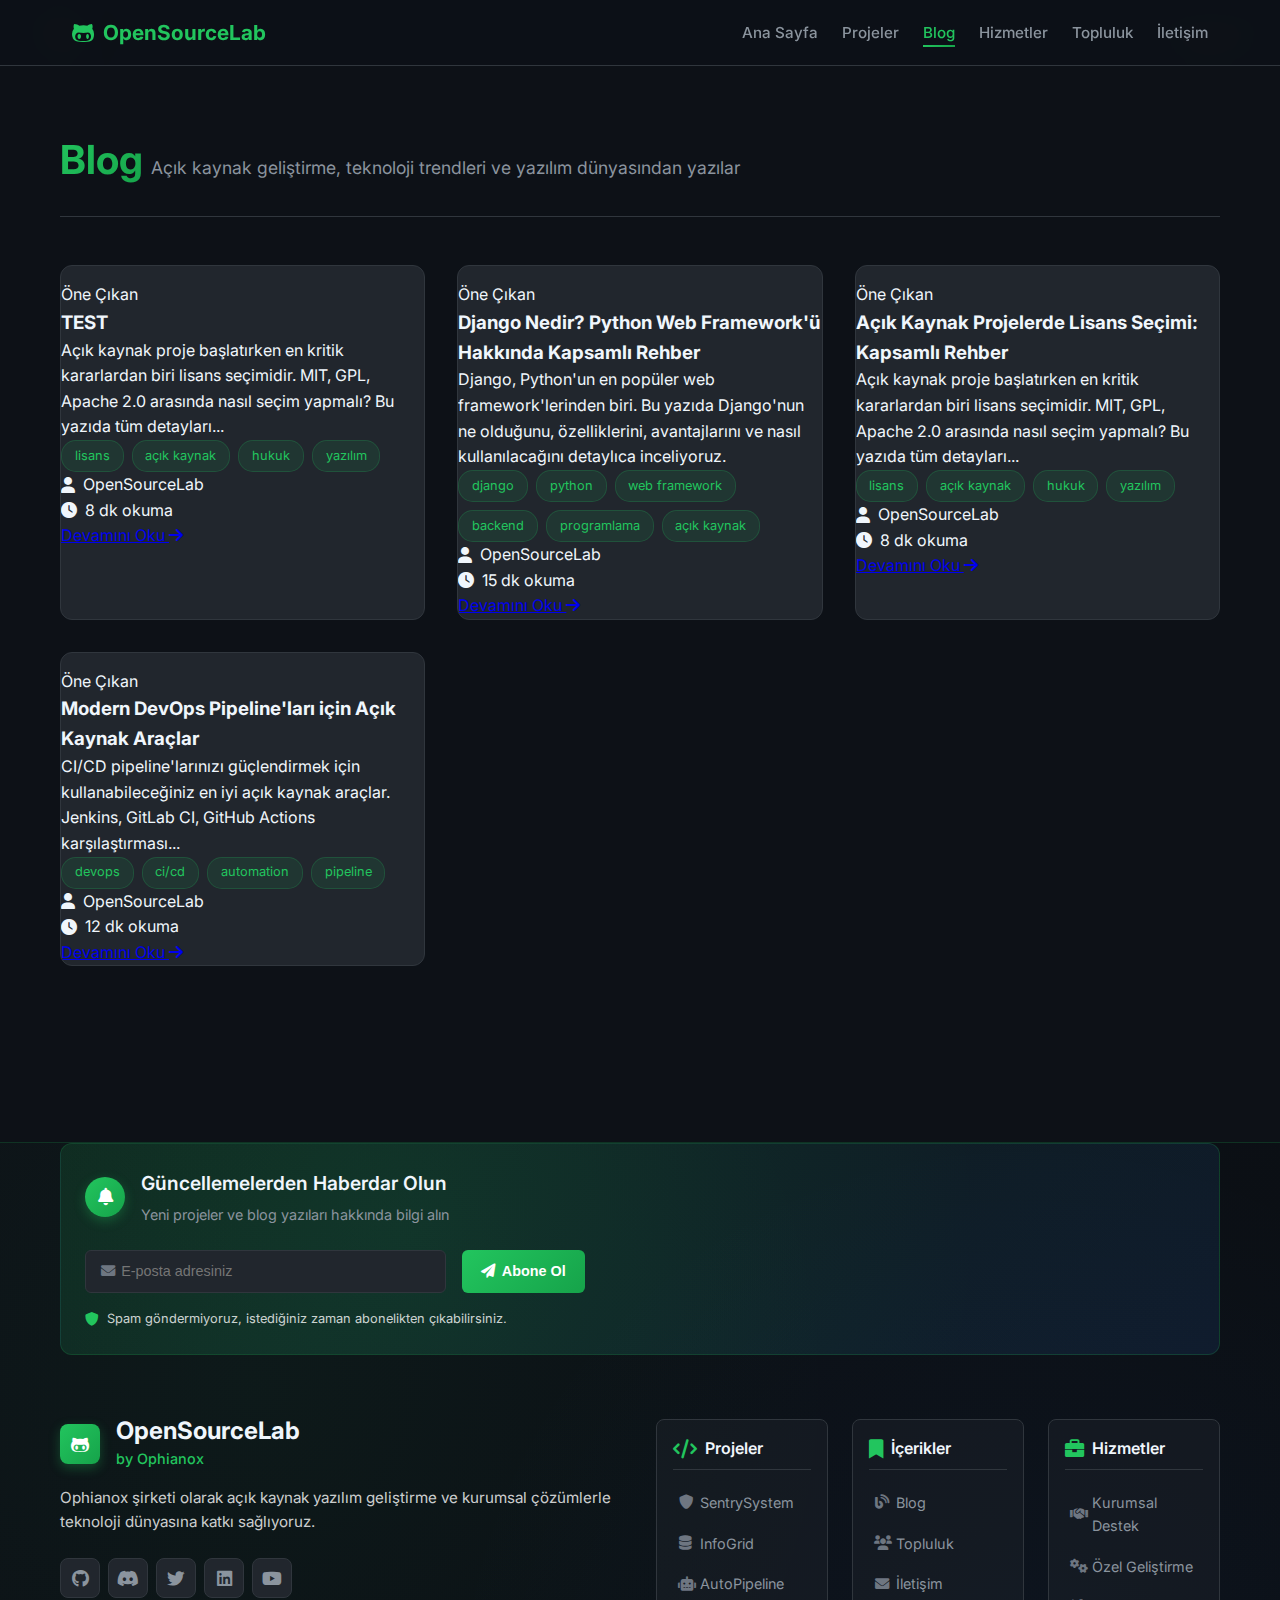
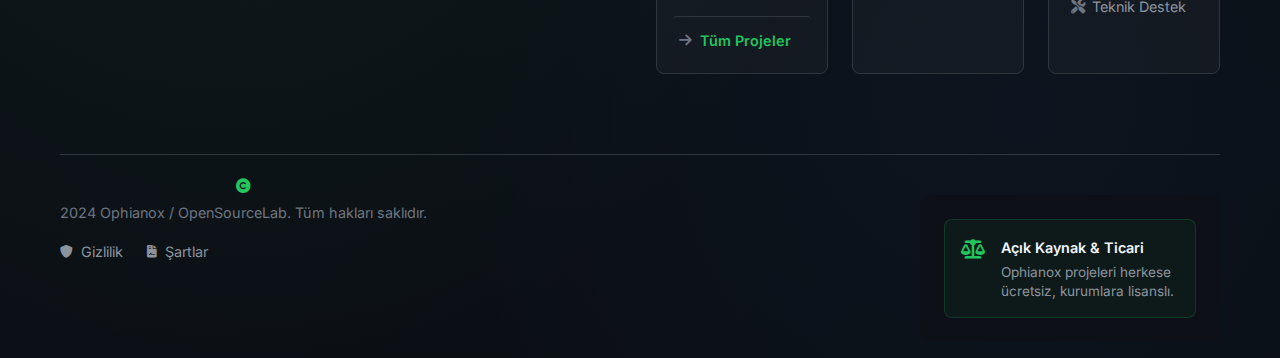
<file: blog.html>
<!DOCTYPE html>
<html lang="tr">
<head>
    <meta charset="UTF-8">
    <meta name="viewport" content="width=device-width, initial-scale=1.0">
    <title>Blog - OpenSourceLab</title>
    <link rel="stylesheet" href="style.css">
    <link href="https://cdnjs.cloudflare.com/ajax/libs/font-awesome/6.0.0/css/all.min.css" rel="stylesheet">
    <link href="https://fonts.googleapis.com/css2?family=JetBrains+Mono:wght@300;400;500;600;700&family=Inter:wght@300;400;500;600;700&display=swap" rel="stylesheet">
</head>
<body>
    <!-- Navigation -->
    <nav class="navbar">
        <div class="nav-container">
            <div class="nav-logo">
                <i class="fab fa-github-alt"></i>
                <span>OpenSourceLab</span>
            </div>
            <ul class="nav-menu">
                <li><a href="index.html" class="nav-link">Ana Sayfa</a></li>
                <li><a href="projeler.html" class="nav-link">Projeler</a></li>
                <li><a href="blog.html" class="nav-link active">Blog</a></li>
                <li><a href="hizmetler.html" class="nav-link">Hizmetler</a></li>
                <li><a href="topluluk.html" class="nav-link">Topluluk</a></li>
                <li><a href="iletisim.html" class="nav-link">İletişim</a></li>
            </ul>
            <div class="hamburger">
                <span></span>
                <span></span>
                <span></span>
            </div>
        </div>
    </nav>

    <!-- Blog Section -->
    <section id="blog" class="blog">
        <div class="container">
            <div class="section-header">
                <h2>Blog</h2>
                <p>Açık kaynak geliştirme, teknoloji trendleri ve yazılım dünyasından yazılar</p>
            </div>
            
            <div class="blog-grid" id="blogGrid">
                <!-- Blog posts will be loaded here dynamically -->
                <div class="blog-loading">
                    <div class="loading-spinner">
                        <i class="fas fa-spinner fa-spin"></i>
                    </div>
                    <p>Blog yazıları yükleniyor...</p>
                    </div>
            </div>

            <div class="blog-pagination">
                <!-- Pagination will be generated dynamically -->
            </div>
        </div>
    </section>

    <!-- Include Footer -->
    <div id="footer-placeholder"></div>

    <script src="script.js"></script>
    <script src="blog-parser.js"></script>
    <script>
        // Load footer
        fetch('footer.html')
            .then(response => response.text())
            .then(data => {
                document.getElementById('footer-placeholder').innerHTML = data;
            });
    </script>
</body>
</html>
</file>
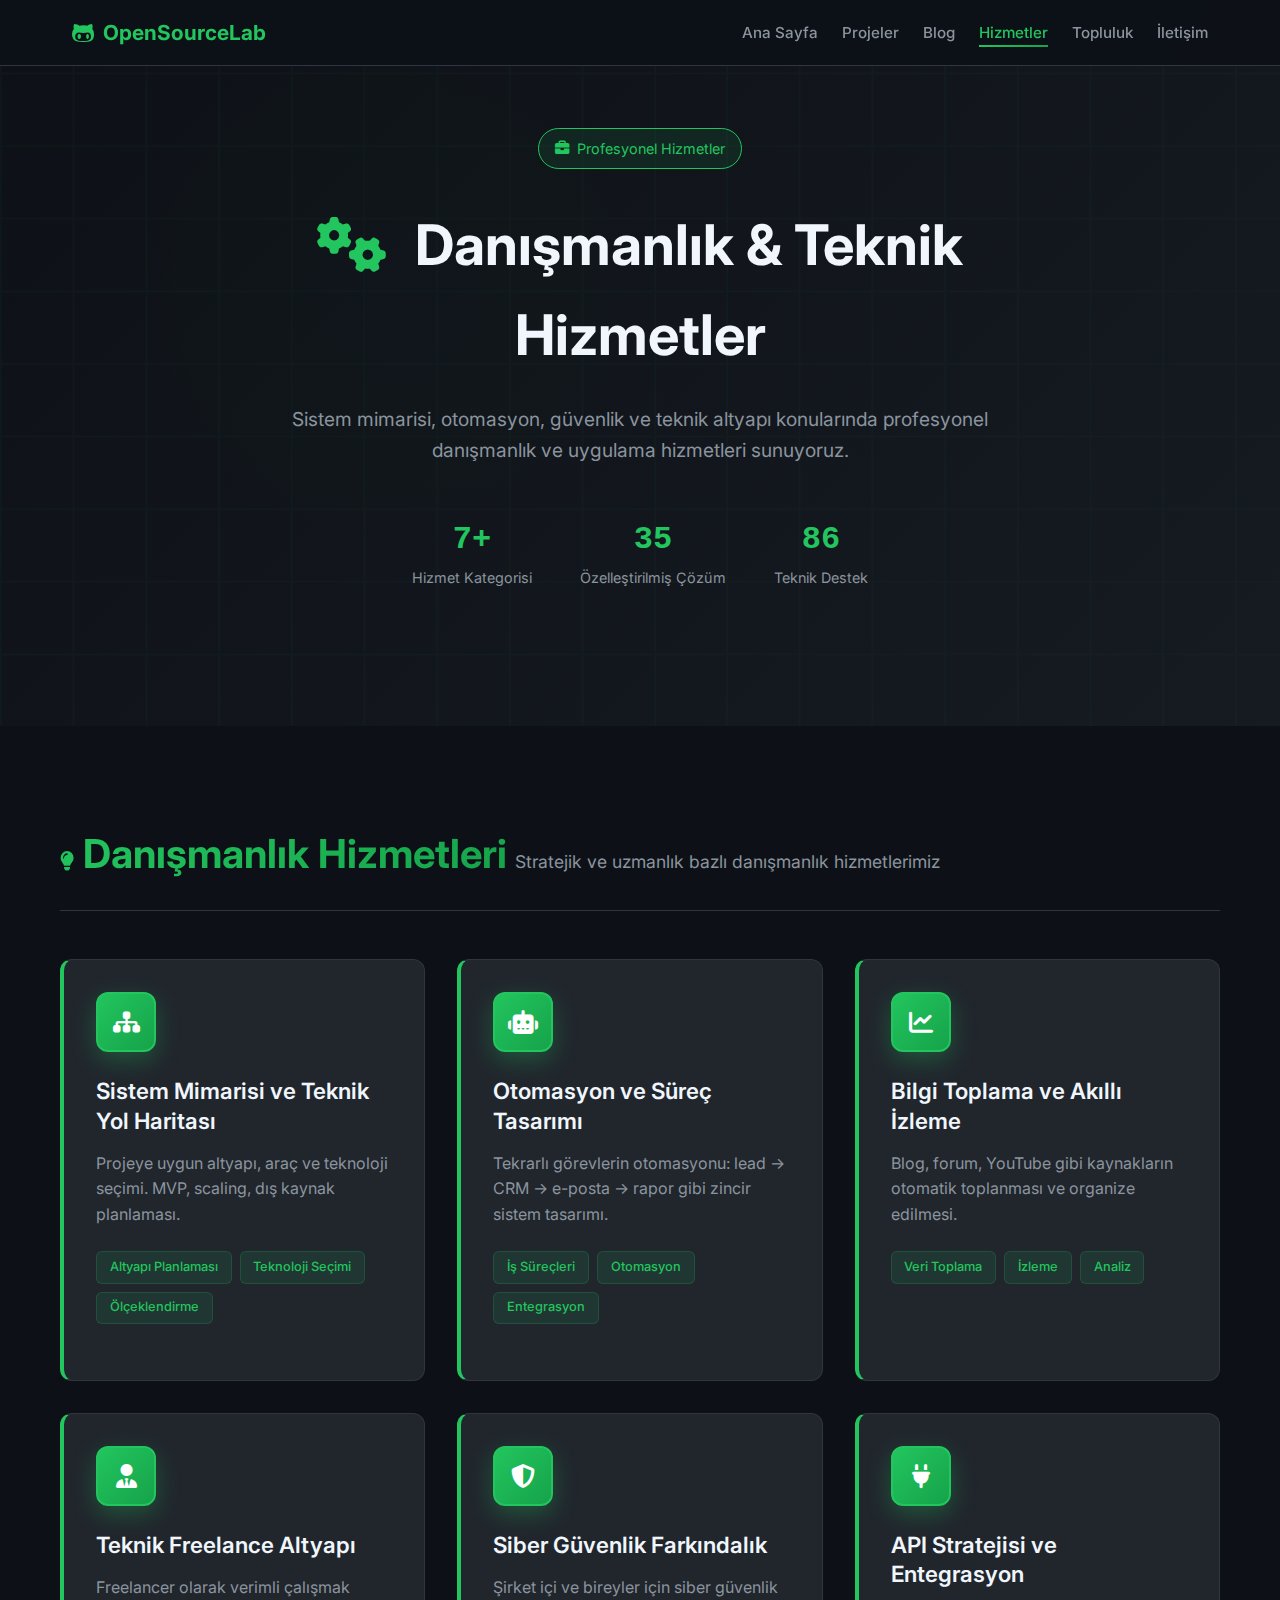
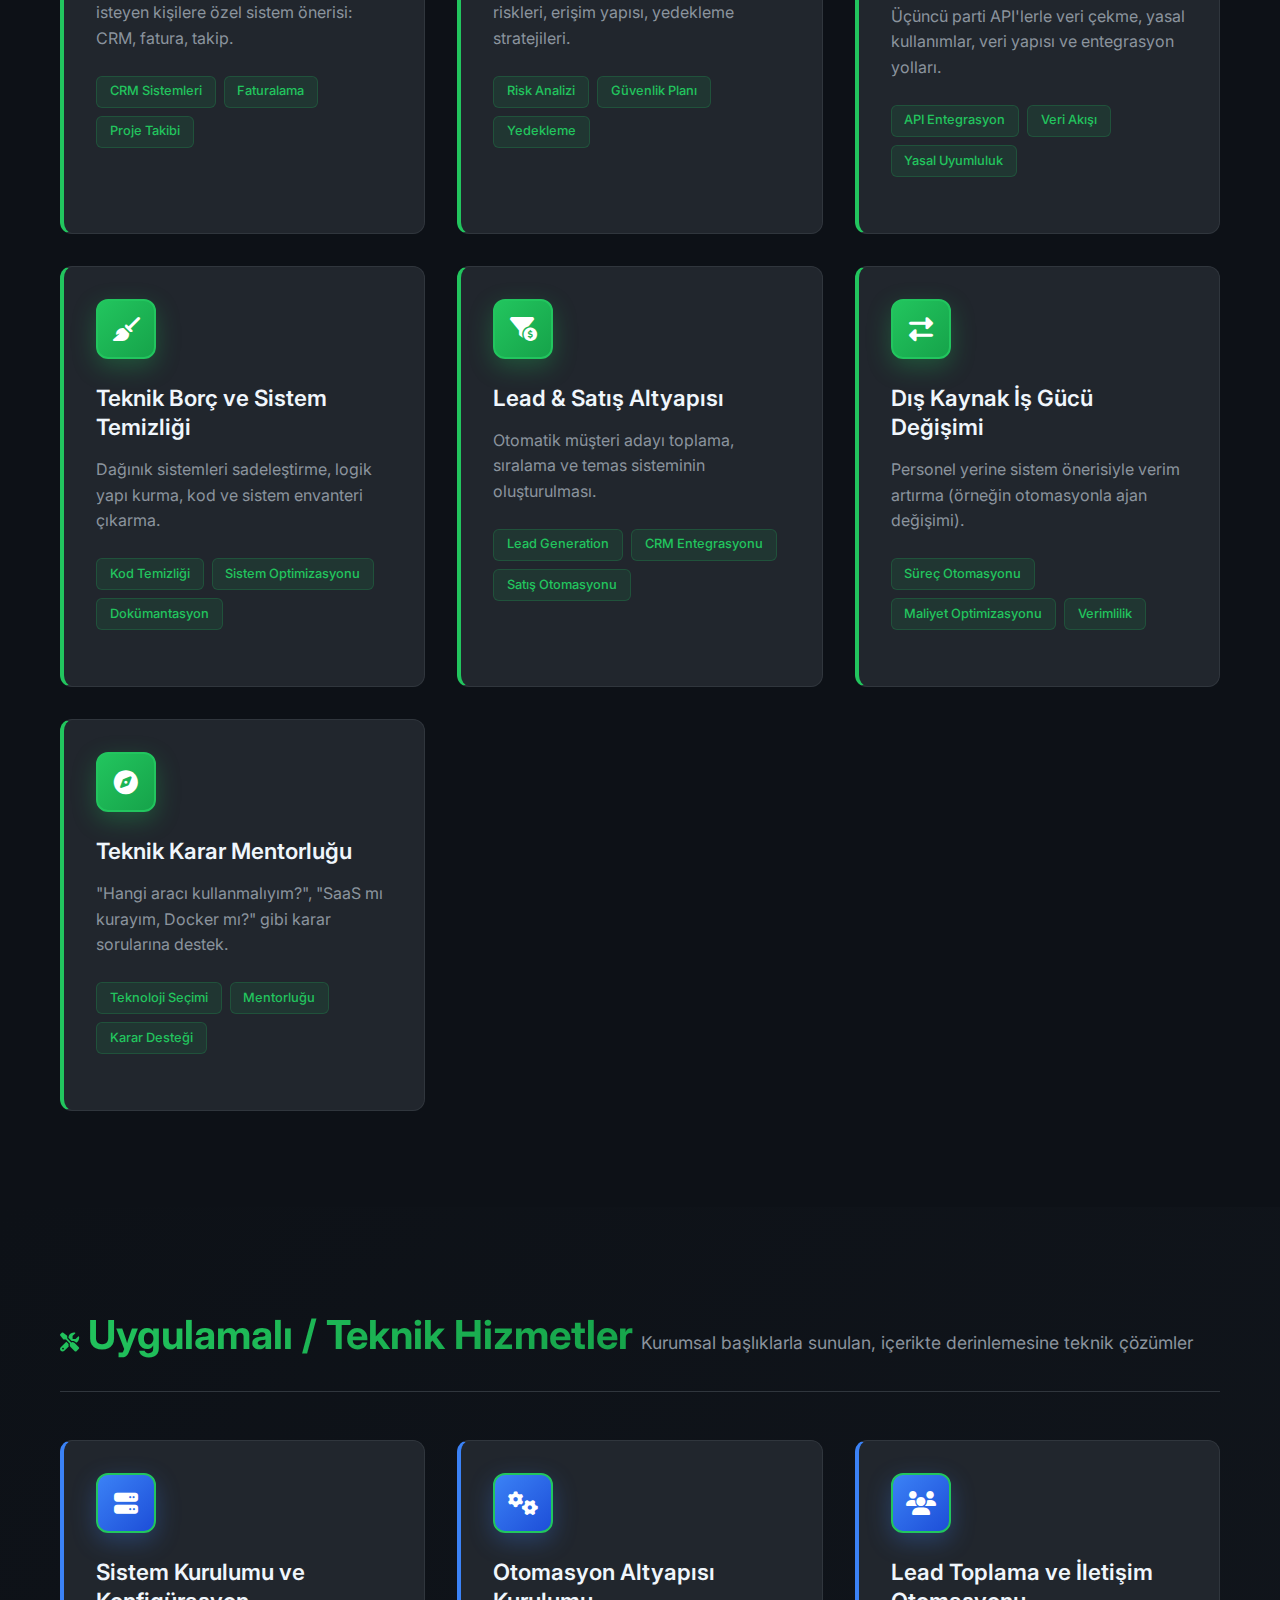
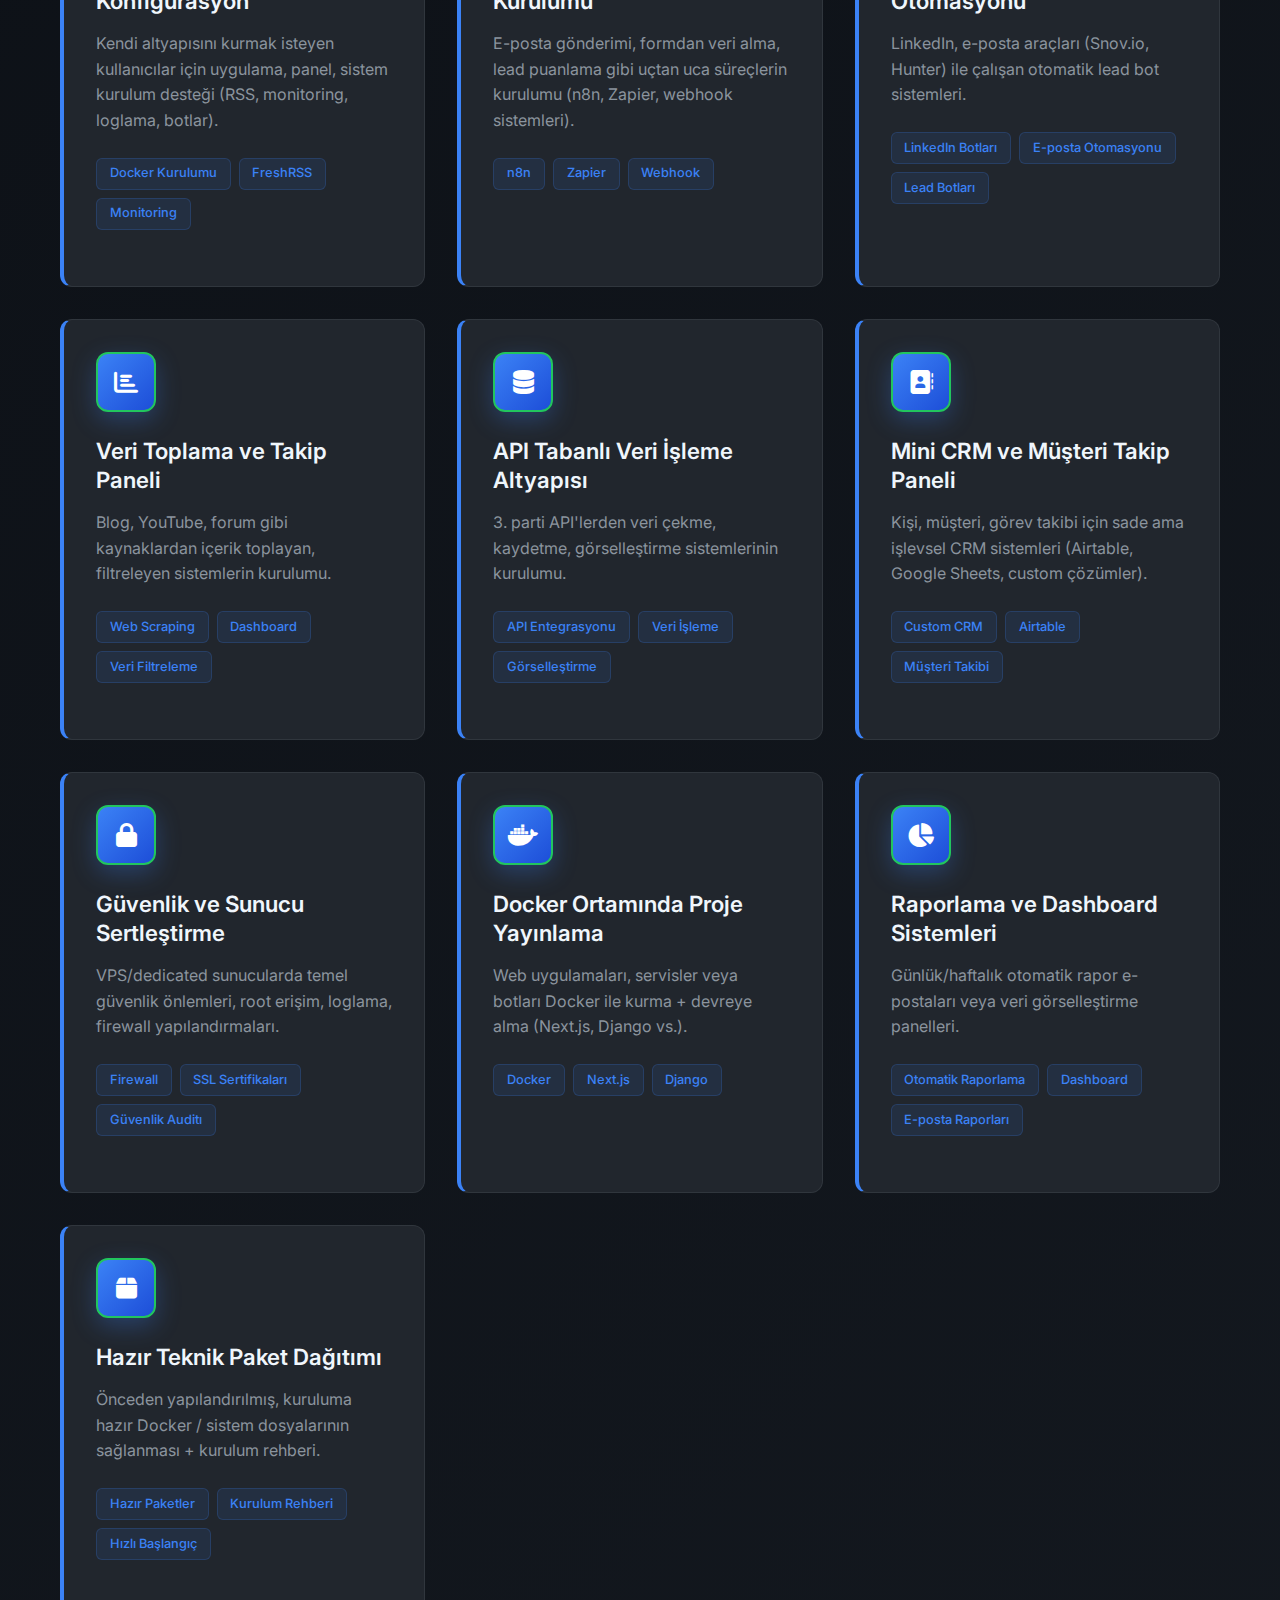
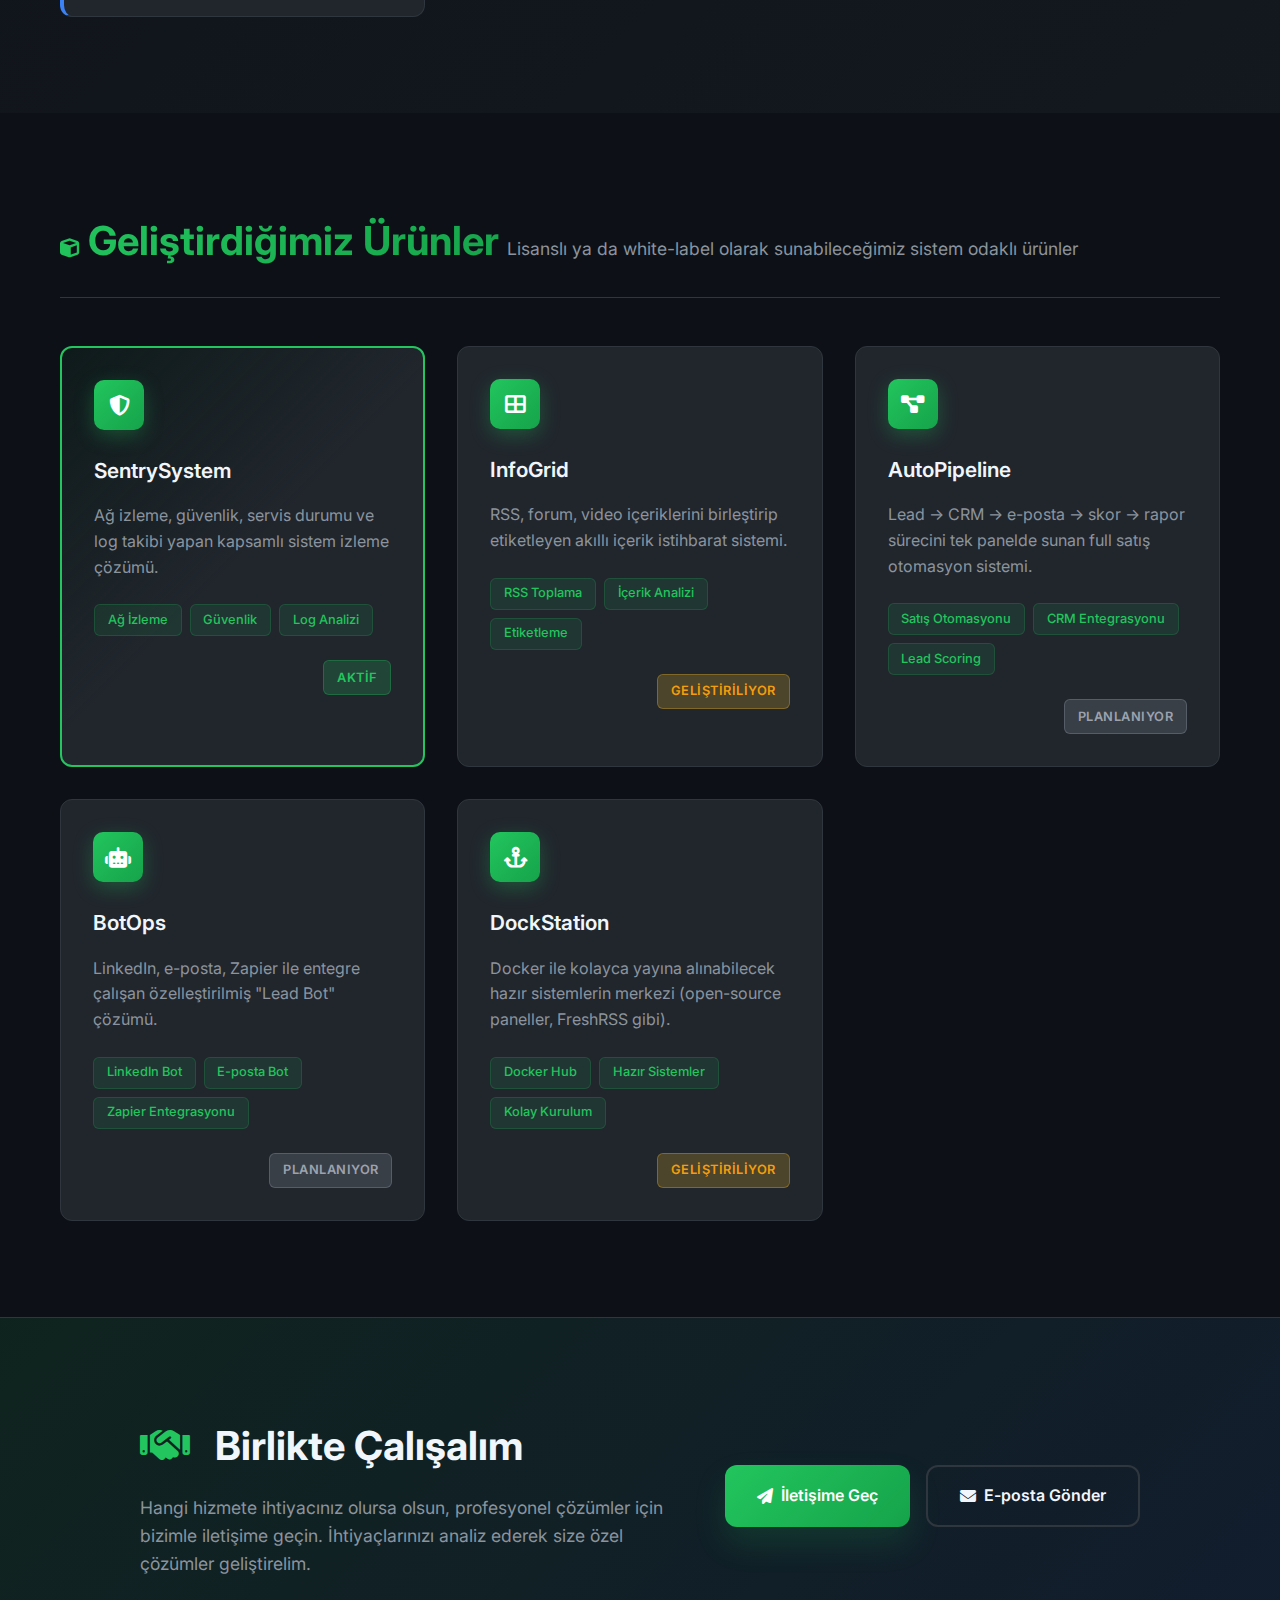
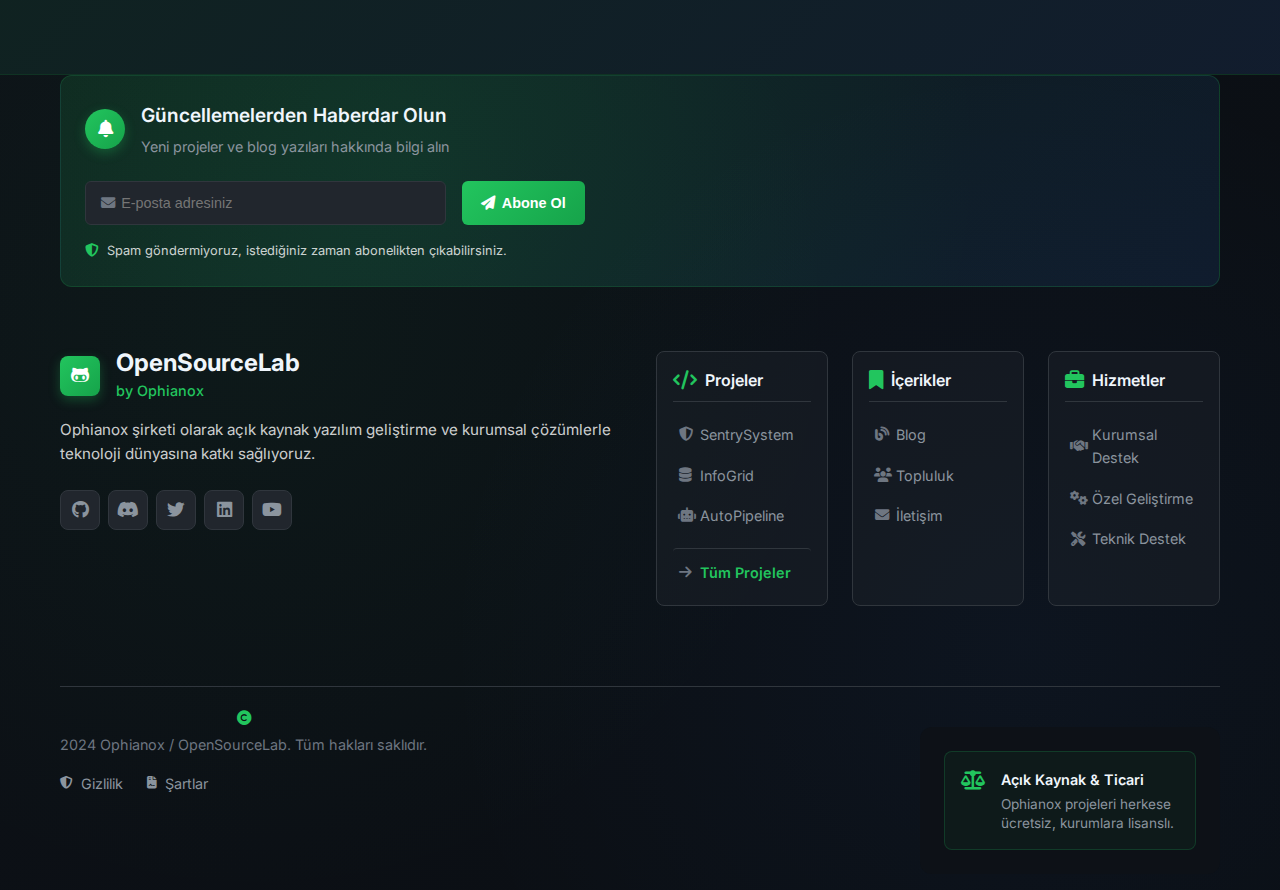
<file: hizmetler.html>
<!DOCTYPE html>
<html lang="tr">
<head>
    <meta charset="UTF-8">
    <meta name="viewport" content="width=device-width, initial-scale=1.0">
    <title>Hizmetler - OpenSourceLab</title>
    <link rel="stylesheet" href="style.css">
    <link rel="stylesheet" href="https://cdnjs.cloudflare.com/ajax/libs/font-awesome/6.4.0/css/all.min.css">
    <link href="https://fonts.googleapis.com/css2?family=Inter:wght@300;400;500;600;700&display=swap" rel="stylesheet">
</head>
<body>
    <!-- Navigation -->
    <nav class="navbar">
        <div class="nav-container">
            <div class="nav-logo">
                <i class="fab fa-github-alt"></i>
                <span>OpenSourceLab</span>
            </div>
            <ul class="nav-menu">
                <li><a href="index.html" class="nav-link">Ana Sayfa</a></li>
                <li><a href="projeler.html" class="nav-link">Projeler</a></li>
                <li><a href="blog.html" class="nav-link">Blog</a></li>
                <li><a href="hizmetler.html" class="nav-link active">Hizmetler</a></li>
                <li><a href="topluluk.html" class="nav-link">Topluluk</a></li>
                <li><a href="iletisim.html" class="nav-link">İletişim</a></li>
            </ul>
            <div class="hamburger">
                <span></span>
                <span></span>
                <span></span>
            </div>
        </div>
    </nav>

    <!-- Services Hero -->
    <section class="services-hero">
        <div class="container">
            <div class="hero-content">
                <div class="hero-badge">
                    <i class="fas fa-briefcase"></i>
                    <span>Profesyonel Hizmetler</span>
                </div>
                <h1>
                    <i class="fas fa-cogs"></i>
                    Danışmanlık & Teknik Hizmetler
                </h1>
                <p>
                    Sistem mimarisi, otomasyon, güvenlik ve teknik altyapı konularında 
                    profesyonel danışmanlık ve uygulama hizmetleri sunuyoruz.
                </p>
                <div class="hero-stats">
                    <div class="hero-stat">
                        <span class="stat-number">20+</span>
                        <span class="stat-label">Hizmet Kategorisi</span>
                    </div>
                    <div class="hero-stat">
                        <span class="stat-number">100%</span>
                        <span class="stat-label">Özelleştirilmiş Çözüm</span>
                    </div>
                    <div class="hero-stat">
                        <span class="stat-number">24/7</span>
                        <span class="stat-label">Teknik Destek</span>
                    </div>
                </div>
            </div>
        </div>
    </section>

    <!-- Consultation Services -->
    <section class="consultation-services">
        <div class="container">
            <div class="section-header">
                <h2><i class="fas fa-lightbulb"></i> Danışmanlık Hizmetleri</h2>
                <p>Stratejik ve uzmanlık bazlı danışmanlık hizmetlerimiz</p>
            </div>
            <div class="services-grid">
                <div class="service-card consultation">
                    <div class="service-icon">
                        <i class="fas fa-sitemap"></i>
                    </div>
                    <h3>Sistem Mimarisi ve Teknik Yol Haritası</h3>
                    <p>Projeye uygun altyapı, araç ve teknoloji seçimi. MVP, scaling, dış kaynak planlaması.</p>
                    <div class="service-features">
                        <span class="feature-tag">Altyapı Planlaması</span>
                        <span class="feature-tag">Teknoloji Seçimi</span>
                        <span class="feature-tag">Ölçeklendirme</span>
                    </div>
                </div>

                <div class="service-card consultation">
                    <div class="service-icon">
                        <i class="fas fa-robot"></i>
                    </div>
                    <h3>Otomasyon ve Süreç Tasarımı</h3>
                    <p>Tekrarlı görevlerin otomasyonu: lead → CRM → e-posta → rapor gibi zincir sistem tasarımı.</p>
                    <div class="service-features">
                        <span class="feature-tag">İş Süreçleri</span>
                        <span class="feature-tag">Otomasyon</span>
                        <span class="feature-tag">Entegrasyon</span>
                    </div>
                </div>

                <div class="service-card consultation">
                    <div class="service-icon">
                        <i class="fas fa-chart-line"></i>
                    </div>
                    <h3>Bilgi Toplama ve Akıllı İzleme</h3>
                    <p>Blog, forum, YouTube gibi kaynakların otomatik toplanması ve organize edilmesi.</p>
                    <div class="service-features">
                        <span class="feature-tag">Veri Toplama</span>
                        <span class="feature-tag">İzleme</span>
                        <span class="feature-tag">Analiz</span>
                    </div>
                </div>

                <div class="service-card consultation">
                    <div class="service-icon">
                        <i class="fas fa-user-tie"></i>
                    </div>
                    <h3>Teknik Freelance Altyapı</h3>
                    <p>Freelancer olarak verimli çalışmak isteyen kişilere özel sistem önerisi: CRM, fatura, takip.</p>
                    <div class="service-features">
                        <span class="feature-tag">CRM Sistemleri</span>
                        <span class="feature-tag">Faturalama</span>
                        <span class="feature-tag">Proje Takibi</span>
                    </div>
                </div>

                <div class="service-card consultation">
                    <div class="service-icon">
                        <i class="fas fa-shield-alt"></i>
                    </div>
                    <h3>Siber Güvenlik Farkındalık</h3>
                    <p>Şirket içi ve bireyler için siber güvenlik riskleri, erişim yapısı, yedekleme stratejileri.</p>
                    <div class="service-features">
                        <span class="feature-tag">Risk Analizi</span>
                        <span class="feature-tag">Güvenlik Planı</span>
                        <span class="feature-tag">Yedekleme</span>
                    </div>
                </div>

                <div class="service-card consultation">
                    <div class="service-icon">
                        <i class="fas fa-plug"></i>
                    </div>
                    <h3>API Stratejisi ve Entegrasyon</h3>
                    <p>Üçüncü parti API'lerle veri çekme, yasal kullanımlar, veri yapısı ve entegrasyon yolları.</p>
                    <div class="service-features">
                        <span class="feature-tag">API Entegrasyon</span>
                        <span class="feature-tag">Veri Akışı</span>
                        <span class="feature-tag">Yasal Uyumluluk</span>
                    </div>
                </div>

                <div class="service-card consultation">
                    <div class="service-icon">
                        <i class="fas fa-broom"></i>
                    </div>
                    <h3>Teknik Borç ve Sistem Temizliği</h3>
                    <p>Dağınık sistemleri sadeleştirme, logik yapı kurma, kod ve sistem envanteri çıkarma.</p>
                    <div class="service-features">
                        <span class="feature-tag">Kod Temizliği</span>
                        <span class="feature-tag">Sistem Optimizasyonu</span>
                        <span class="feature-tag">Dokümantasyon</span>
                    </div>
                </div>

                <div class="service-card consultation">
                    <div class="service-icon">
                        <i class="fas fa-funnel-dollar"></i>
                    </div>
                    <h3>Lead & Satış Altyapısı</h3>
                    <p>Otomatik müşteri adayı toplama, sıralama ve temas sisteminin oluşturulması.</p>
                    <div class="service-features">
                        <span class="feature-tag">Lead Generation</span>
                        <span class="feature-tag">CRM Entegrasyonu</span>
                        <span class="feature-tag">Satış Otomasyonu</span>
                    </div>
                </div>

                <div class="service-card consultation">
                    <div class="service-icon">
                        <i class="fas fa-exchange-alt"></i>
                    </div>
                    <h3>Dış Kaynak İş Gücü Değişimi</h3>
                    <p>Personel yerine sistem önerisiyle verim artırma (örneğin otomasyonla ajan değişimi).</p>
                    <div class="service-features">
                        <span class="feature-tag">Süreç Otomasyonu</span>
                        <span class="feature-tag">Maliyet Optimizasyonu</span>
                        <span class="feature-tag">Verimlilik</span>
                    </div>
                </div>

                <div class="service-card consultation">
                    <div class="service-icon">
                        <i class="fas fa-compass"></i>
                    </div>
                    <h3>Teknik Karar Mentorluğu</h3>
                    <p>"Hangi aracı kullanmalıyım?", "SaaS mı kurayım, Docker mı?" gibi karar sorularına destek.</p>
                    <div class="service-features">
                        <span class="feature-tag">Teknoloji Seçimi</span>
                        <span class="feature-tag">Mentorluğu</span>
                        <span class="feature-tag">Karar Desteği</span>
                    </div>
                </div>
            </div>
        </div>
    </section>

    <!-- Technical Services -->
    <section class="technical-services">
        <div class="container">
            <div class="section-header">
                <h2><i class="fas fa-tools"></i> Uygulamalı / Teknik Hizmetler</h2>
                <p>Kurumsal başlıklarla sunulan, içerikte derinlemesine teknik çözümler</p>
            </div>
            <div class="services-grid">
                <div class="service-card technical">
                    <div class="service-icon">
                        <i class="fas fa-server"></i>
                    </div>
                    <h3>Sistem Kurulumu ve Konfigürasyon</h3>
                    <p>Kendi altyapısını kurmak isteyen kullanıcılar için uygulama, panel, sistem kurulum desteği (RSS, monitoring, loglama, botlar).</p>
                    <div class="service-features">
                        <span class="feature-tag">Docker Kurulumu</span>
                        <span class="feature-tag">FreshRSS</span>
                        <span class="feature-tag">Monitoring</span>
                    </div>
                </div>

                <div class="service-card technical">
                    <div class="service-icon">
                        <i class="fas fa-cogs"></i>
                    </div>
                    <h3>Otomasyon Altyapısı Kurulumu</h3>
                    <p>E-posta gönderimi, formdan veri alma, lead puanlama gibi uçtan uca süreçlerin kurulumu (n8n, Zapier, webhook sistemleri).</p>
                    <div class="service-features">
                        <span class="feature-tag">n8n</span>
                        <span class="feature-tag">Zapier</span>
                        <span class="feature-tag">Webhook</span>
                    </div>
                </div>

                <div class="service-card technical">
                    <div class="service-icon">
                        <i class="fas fa-users"></i>
                    </div>
                    <h3>Lead Toplama ve İletişim Otomasyonu</h3>
                    <p>LinkedIn, e-posta araçları (Snov.io, Hunter) ile çalışan otomatik lead bot sistemleri.</p>
                    <div class="service-features">
                        <span class="feature-tag">LinkedIn Botları</span>
                        <span class="feature-tag">E-posta Otomasyonu</span>
                        <span class="feature-tag">Lead Botları</span>
                    </div>
                </div>

                <div class="service-card technical">
                    <div class="service-icon">
                        <i class="fas fa-chart-bar"></i>
                    </div>
                    <h3>Veri Toplama ve Takip Paneli</h3>
                    <p>Blog, YouTube, forum gibi kaynaklardan içerik toplayan, filtreleyen sistemlerin kurulumu.</p>
                    <div class="service-features">
                        <span class="feature-tag">Web Scraping</span>
                        <span class="feature-tag">Dashboard</span>
                        <span class="feature-tag">Veri Filtreleme</span>
                    </div>
                </div>

                <div class="service-card technical">
                    <div class="service-icon">
                        <i class="fas fa-database"></i>
                    </div>
                    <h3>API Tabanlı Veri İşleme Altyapısı</h3>
                    <p>3. parti API'lerden veri çekme, kaydetme, görselleştirme sistemlerinin kurulumu.</p>
                    <div class="service-features">
                        <span class="feature-tag">API Entegrasyonu</span>
                        <span class="feature-tag">Veri İşleme</span>
                        <span class="feature-tag">Görselleştirme</span>
                    </div>
                </div>

                <div class="service-card technical">
                    <div class="service-icon">
                        <i class="fas fa-address-book"></i>
                    </div>
                    <h3>Mini CRM ve Müşteri Takip Paneli</h3>
                    <p>Kişi, müşteri, görev takibi için sade ama işlevsel CRM sistemleri (Airtable, Google Sheets, custom çözümler).</p>
                    <div class="service-features">
                        <span class="feature-tag">Custom CRM</span>
                        <span class="feature-tag">Airtable</span>
                        <span class="feature-tag">Müşteri Takibi</span>
                    </div>
                </div>

                <div class="service-card technical">
                    <div class="service-icon">
                        <i class="fas fa-lock"></i>
                    </div>
                    <h3>Güvenlik ve Sunucu Sertleştirme</h3>
                    <p>VPS/dedicated sunucularda temel güvenlik önlemleri, root erişim, loglama, firewall yapılandırmaları.</p>
                    <div class="service-features">
                        <span class="feature-tag">Firewall</span>
                        <span class="feature-tag">SSL Sertifikaları</span>
                        <span class="feature-tag">Güvenlik Auditı</span>
                    </div>
                </div>

                <div class="service-card technical">
                    <div class="service-icon">
                        <i class="fab fa-docker"></i>
                    </div>
                    <h3>Docker Ortamında Proje Yayınlama</h3>
                    <p>Web uygulamaları, servisler veya botları Docker ile kurma + devreye alma (Next.js, Django vs.).</p>
                    <div class="service-features">
                        <span class="feature-tag">Docker</span>
                        <span class="feature-tag">Next.js</span>
                        <span class="feature-tag">Django</span>
                    </div>
                </div>

                <div class="service-card technical">
                    <div class="service-icon">
                        <i class="fas fa-chart-pie"></i>
                    </div>
                    <h3>Raporlama ve Dashboard Sistemleri</h3>
                    <p>Günlük/haftalık otomatik rapor e-postaları veya veri görselleştirme panelleri.</p>
                    <div class="service-features">
                        <span class="feature-tag">Otomatik Raporlama</span>
                        <span class="feature-tag">Dashboard</span>
                        <span class="feature-tag">E-posta Raporları</span>
                    </div>
                </div>

                <div class="service-card technical">
                    <div class="service-icon">
                        <i class="fas fa-box"></i>
                    </div>
                    <h3>Hazır Teknik Paket Dağıtımı</h3>
                    <p>Önceden yapılandırılmış, kuruluma hazır Docker / sistem dosyalarının sağlanması + kurulum rehberi.</p>
                    <div class="service-features">
                        <span class="feature-tag">Hazır Paketler</span>
                        <span class="feature-tag">Kurulum Rehberi</span>
                        <span class="feature-tag">Hızlı Başlangıç</span>
                    </div>
                </div>
            </div>
        </div>
    </section>

    <!-- Products -->
    <section class="service-products">
        <div class="container">
            <div class="section-header">
                <h2><i class="fas fa-cube"></i> Geliştirdiğimiz Ürünler</h2>
                <p>Lisanslı ya da white-label olarak sunabileceğimiz sistem odaklı ürünler</p>
            </div>
            <div class="products-grid">
                <div class="product-card featured">
                    <div class="product-icon">
                        <i class="fas fa-shield-alt"></i>
                    </div>
                    <h3>SentrySystem</h3>
                    <p>Ağ izleme, güvenlik, servis durumu ve log takibi yapan kapsamlı sistem izleme çözümü.</p>
                    <div class="product-features">
                        <span class="feature-tag">Ağ İzleme</span>
                        <span class="feature-tag">Güvenlik</span>
                        <span class="feature-tag">Log Analizi</span>
                    </div>
                    <div class="product-status">
                        <span class="status-badge active">Aktif</span>
                    </div>
                </div>

                <div class="product-card">
                    <div class="product-icon">
                        <i class="fas fa-th-large"></i>
                    </div>
                    <h3>InfoGrid</h3>
                    <p>RSS, forum, video içeriklerini birleştirip etiketleyen akıllı içerik istihbarat sistemi.</p>
                    <div class="product-features">
                        <span class="feature-tag">RSS Toplama</span>
                        <span class="feature-tag">İçerik Analizi</span>
                        <span class="feature-tag">Etiketleme</span>
                    </div>
                    <div class="product-status">
                        <span class="status-badge development">Geliştiriliyor</span>
                    </div>
                </div>

                <div class="product-card">
                    <div class="product-icon">
                        <i class="fas fa-project-diagram"></i>
                    </div>
                    <h3>AutoPipeline</h3>
                    <p>Lead → CRM → e-posta → skor → rapor sürecini tek panelde sunan full satış otomasyon sistemi.</p>
                    <div class="product-features">
                        <span class="feature-tag">Satış Otomasyonu</span>
                        <span class="feature-tag">CRM Entegrasyonu</span>
                        <span class="feature-tag">Lead Scoring</span>
                    </div>
                    <div class="product-status">
                        <span class="status-badge planning">Planlanıyor</span>
                    </div>
                </div>

                <div class="product-card">
                    <div class="product-icon">
                        <i class="fas fa-robot"></i>
                    </div>
                    <h3>BotOps</h3>
                    <p>LinkedIn, e-posta, Zapier ile entegre çalışan özelleştirilmiş "Lead Bot" çözümü.</p>
                    <div class="product-features">
                        <span class="feature-tag">LinkedIn Bot</span>
                        <span class="feature-tag">E-posta Bot</span>
                        <span class="feature-tag">Zapier Entegrasyonu</span>
                    </div>
                    <div class="product-status">
                        <span class="status-badge planning">Planlanıyor</span>
                    </div>
                </div>

                <div class="product-card">
                    <div class="product-icon">
                        <i class="fas fa-anchor"></i>
                    </div>
                    <h3>DockStation</h3>
                    <p>Docker ile kolayca yayına alınabilecek hazır sistemlerin merkezi (open-source paneller, FreshRSS gibi).</p>
                    <div class="product-features">
                        <span class="feature-tag">Docker Hub</span>
                        <span class="feature-tag">Hazır Sistemler</span>
                        <span class="feature-tag">Kolay Kurulum</span>
                    </div>
                    <div class="product-status">
                        <span class="status-badge development">Geliştiriliyor</span>
                    </div>
                </div>
            </div>
        </div>
    </section>

    <!-- CTA Section -->
    <section class="services-cta">
        <div class="container">
            <div class="cta-content">
                <div class="cta-text">
                    <h2><i class="fas fa-handshake"></i> Birlikte Çalışalım</h2>
                    <p>
                        Hangi hizmete ihtiyacınız olursa olsun, profesyonel çözümler için bizimle iletişime geçin. 
                        İhtiyaçlarınızı analiz ederek size özel çözümler geliştirelim.
                    </p>
                </div>
                <div class="cta-actions">
                    <a href="iletisim.html" class="btn-primary">
                        <i class="fas fa-paper-plane"></i>
                        İletişime Geç
                    </a>
                    <a href="mailto:info@opensourcelab.dev" class="btn-secondary">
                        <i class="fas fa-envelope"></i>
                        E-posta Gönder
                    </a>
                </div>
            </div>
        </div>
    </section>

    <!-- Footer -->
    <div id="footer-placeholder"></div>

    <script src="script.js"></script>
    <script>
        // Load footer
        fetch('footer.html')
            .then(response => response.text())
            .then(data => {
                document.getElementById('footer-placeholder').innerHTML = data;
            })
            .catch(error => console.error('Footer yüklenirken hata:', error));
    </script>
</body>
</html>
</file>
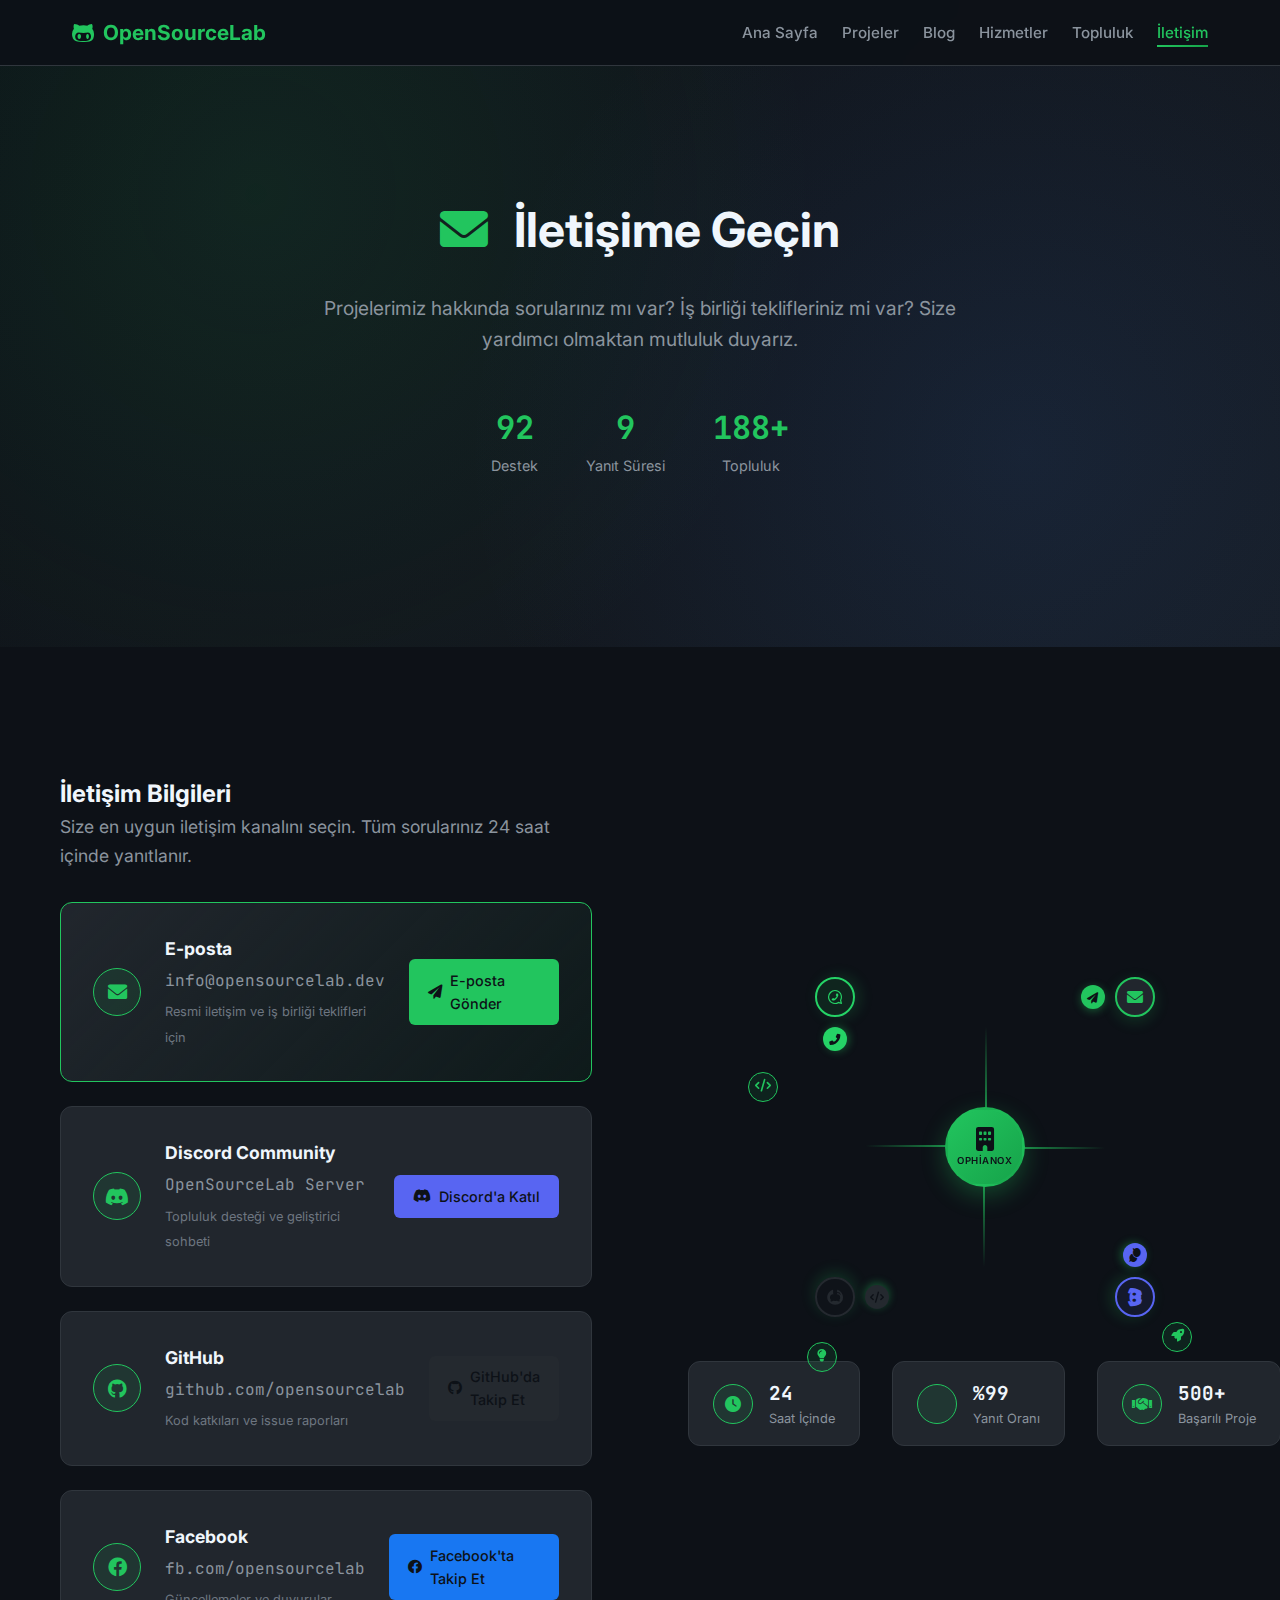
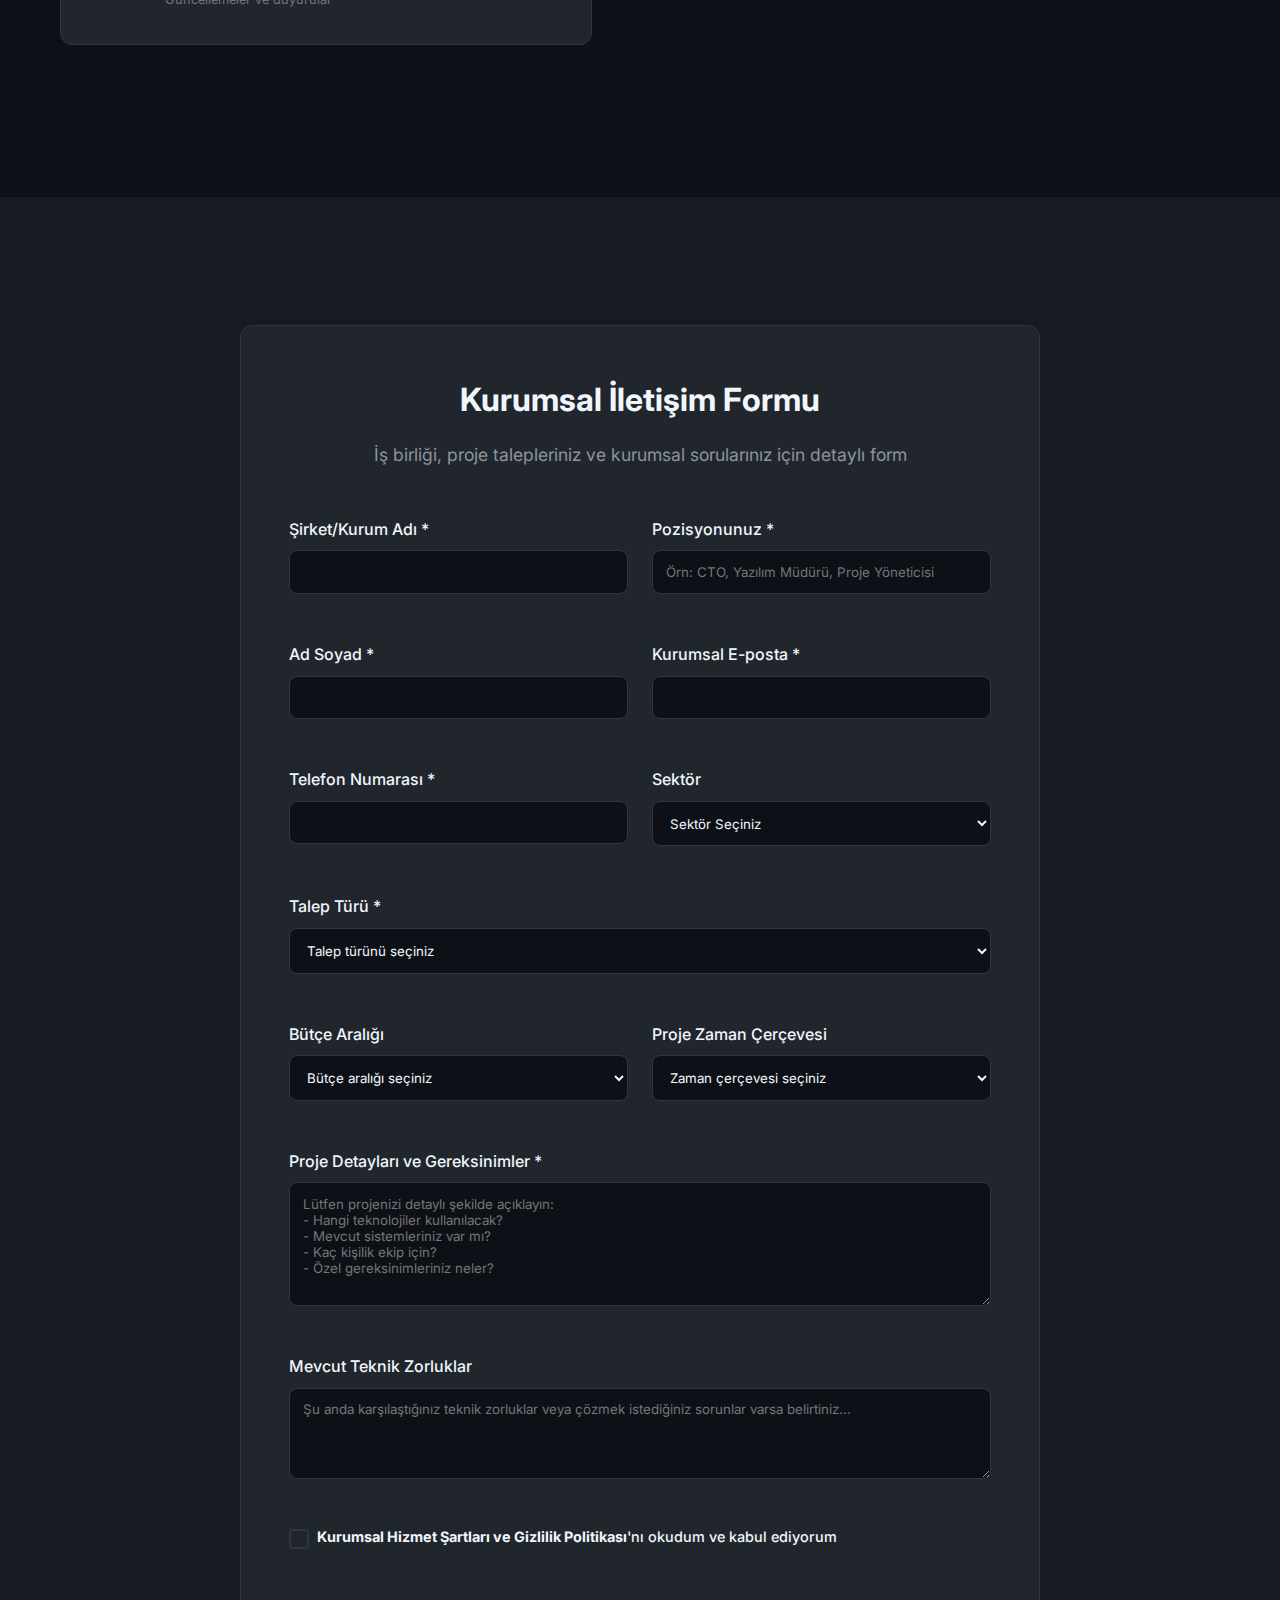
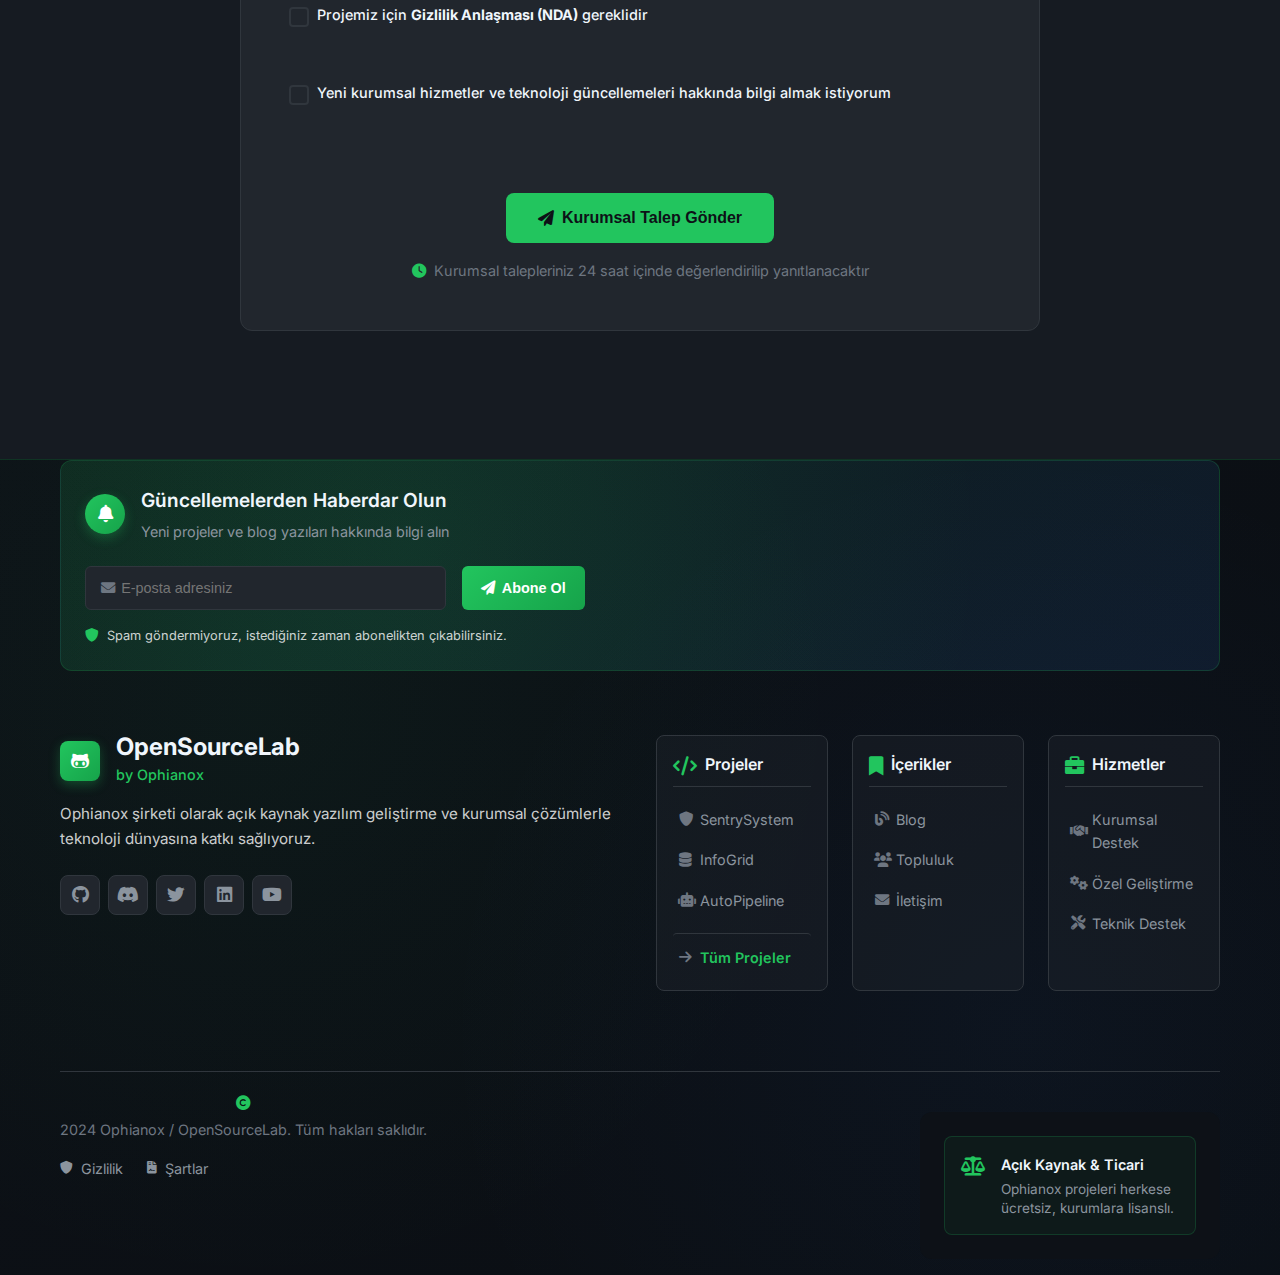
<file: iletisim.html>
<!DOCTYPE html>
<html lang="tr">
<head>
    <meta charset="UTF-8">
    <meta name="viewport" content="width=device-width, initial-scale=1.0">
    <title>İletişim - OpenSourceLab</title>
    <link rel="stylesheet" href="style.css">
    <link href="https://cdnjs.cloudflare.com/ajax/libs/font-awesome/6.0.0/css/all.min.css" rel="stylesheet">
    <link href="https://fonts.googleapis.com/css2?family=JetBrains+Mono:wght@300;400;500;600;700&family=Inter:wght@300;400;500;600;700&display=swap" rel="stylesheet">
</head>
<body>
    <!-- Navigation -->
    <nav class="navbar">
        <div class="nav-container">
            <div class="nav-logo">
                <i class="fab fa-github-alt"></i>
                <span>OpenSourceLab</span>
            </div>
            <ul class="nav-menu">
                <li><a href="index.html" class="nav-link">Ana Sayfa</a></li>
                <li><a href="projeler.html" class="nav-link">Projeler</a></li>
                <li><a href="blog.html" class="nav-link">Blog</a></li>
                <li><a href="hizmetler.html" class="nav-link">Hizmetler</a></li>
                <li><a href="topluluk.html" class="nav-link">Topluluk</a></li>
                <li><a href="iletisim.html" class="nav-link active">İletişim</a></li>
            </ul>
            <div class="hamburger">
                <span></span>
                <span></span>
                <span></span>
            </div>
        </div>
    </nav>

    <!-- Hero Section -->
    <section class="contact-hero">
        <div class="container">
            <div class="hero-content">
                <h1><i class="fas fa-envelope"></i> İletişime Geçin</h1>
                <p>Projelerimiz hakkında sorularınız mı var? İş birliği teklifleriniz mi var? Size yardımcı olmaktan mutluluk duyarız.</p>
                <div class="hero-stats">
                    <div class="hero-stat">
                        <span class="stat-number">24/7</span>
                        <span class="stat-label">Destek</span>
                    </div>
                    <div class="hero-stat">
                        <span class="stat-number">< 24h</span>
                        <span class="stat-label">Yanıt Süresi</span>
                    </div>
                    <div class="hero-stat">
                        <span class="stat-number">500+</span>
                        <span class="stat-label">Topluluk</span>
                    </div>
                </div>
            </div>
        </div>
    </section>

    <!-- Contact Information -->
    <section class="contact-info-section">
        <div class="container">
            <div class="contact-grid">
                <div class="contact-methods">
                    <h2>İletişim Bilgileri</h2>
                    <p class="contact-desc">Size en uygun iletişim kanalını seçin. Tüm sorularınız 24 saat içinde yanıtlanır.</p>
                    
                    <div class="contact-method primary">
                        <div class="method-icon">
                            <i class="fas fa-envelope"></i>
                        </div>
                        <div class="method-content">
                            <h3>E-posta</h3>
                            <p>info@opensourcelab.dev</p>
                            <small>Resmi iletişim ve iş birliği teklifleri için</small>
                        </div>
                        <div class="method-action">
                            <a href="mailto:info@opensourcelab.dev" class="contact-btn">
                                <i class="fas fa-paper-plane"></i>
                                E-posta Gönder
                            </a>
                        </div>
                    </div>

                    <div class="contact-method">
                        <div class="method-icon">
                            <i class="fab fa-discord"></i>
                        </div>
                        <div class="method-content">
                            <h3>Discord Community</h3>
                            <p>OpenSourceLab Server</p>
                            <small>Topluluk desteği ve geliştirici sohbeti</small>
                        </div>
                        <div class="method-action">
                            <a href="#" class="contact-btn discord">
                                <i class="fab fa-discord"></i>
                                Discord'a Katıl
                            </a>
                        </div>
                    </div>

                    <div class="contact-method">
                        <div class="method-icon">
                            <i class="fab fa-github"></i>
                        </div>
                        <div class="method-content">
                            <h3>GitHub</h3>
                            <p>github.com/opensourcelab</p>
                            <small>Kod katkıları ve issue raporları</small>
                        </div>
                        <div class="method-action">
                            <a href="#" class="contact-btn github">
                                <i class="fab fa-github"></i>
                                GitHub'da Takip Et
                            </a>
                        </div>
                    </div>

                    <div class="contact-method">
                        <div class="method-icon">
                            <i class="fab fa-facebook"></i>
                        </div>
                        <div class="method-content">
                            <h3>Facebook</h3>
                            <p>fb.com/opensourcelab</p>
                            <small>Güncellemeler ve duyurular</small>
                        </div>
                        <div class="method-action">
                            <a href="#" class="contact-btn facebook">
                                <i class="fab fa-facebook"></i>
                                Facebook'ta Takip Et
                            </a>
                        </div>
                    </div>
                </div>
                
                <!-- Contact Animation Visual -->
                <div class="contact-visual">
                    <div class="contact-animation">
                        <div class="animation-container">
                            <!-- Central Hub -->
                            <div class="contact-hub">
                                <div class="hub-circle">
                                    <i class="fas fa-building"></i>
                                    <span class="company-name">Ophianox</span>
                                </div>
                            </div>
                            
                            <!-- Communication Channels -->
                            <div class="communication-channel email-channel">
                                <div class="channel-line"></div>
                                <div class="channel-node">
                                    <i class="fas fa-envelope"></i>
                                </div>
                                <div class="message-bubble">
                                    <i class="fas fa-paper-plane"></i>
                                </div>
                            </div>
                            
                            <div class="communication-channel discord-channel">
                                <div class="channel-line"></div>
                                <div class="channel-node">
                                    <i class="fab fa-discord"></i>
                                </div>
                                <div class="message-bubble">
                                    <i class="fas fa-comments"></i>
                                </div>
                            </div>
                            
                            <div class="communication-channel github-channel">
                                <div class="channel-line"></div>
                                <div class="channel-node">
                                    <i class="fab fa-github"></i>
                                </div>
                                <div class="message-bubble">
                                    <i class="fas fa-code"></i>
                                </div>
                            </div>
                            
                            <div class="communication-channel whatsapp-channel">
                                <div class="channel-line"></div>
                                <div class="channel-node">
                                    <i class="fab fa-whatsapp"></i>
                                </div>
                                <div class="message-bubble">
                                    <i class="fas fa-phone"></i>
                                </div>
                            </div>
                        </div>
                        
                        <!-- Connection Stats -->
                        <div class="connection-stats">
                            <div class="stat-item">
                                <div class="stat-circle">
                                    <i class="fas fa-clock"></i>
                                </div>
                                <div class="stat-text">
                                    <span class="stat-number">24</span>
                                    <span class="stat-label">Saat İçinde</span>
                                </div>
                            </div>
                            
                            <div class="stat-item">
                                <div class="stat-circle">
                                    <i class="fas fa-shield-check"></i>
                                </div>
                                <div class="stat-text">
                                    <span class="stat-number">%99</span>
                                    <span class="stat-label">Yanıt Oranı</span>
                                </div>
                            </div>
                            
                            <div class="stat-item">
                                <div class="stat-circle">
                                    <i class="fas fa-handshake"></i>
                                </div>
                                <div class="stat-text">
                                    <span class="stat-number">500+</span>
                                    <span class="stat-label">Başarılı Proje</span>
                                </div>
                            </div>
                        </div>
                        
                        <!-- Floating Elements -->
                        <div class="floating-elements">
                            <div class="float-element code">
                                <i class="fas fa-code"></i>
                            </div>
                            <div class="float-element rocket">
                                <i class="fas fa-rocket"></i>
                            </div>
                            <div class="float-element lightbulb">
                                <i class="fas fa-lightbulb"></i>
                            </div>
                        </div>
                    </div>
                </div>
            </div>
        </div>
    </section>

    <!-- Contact Form -->
    <section id="contact-form" class="contact-form-section">
        <div class="container">
            <div class="form-container">
                <div class="form-header">
                    <h2>Kurumsal İletişim Formu</h2>
                    <p>İş birliği, proje talepleriniz ve kurumsal sorularınız için detaylı form</p>
                </div>
                
                <form class="professional-form">
                    <div class="form-row">
                        <div class="form-group">
                            <label for="company">Şirket/Kurum Adı *</label>
                            <input type="text" id="company" name="company" required>
                        </div>
                        <div class="form-group">
                            <label for="position">Pozisyonunuz *</label>
                            <input type="text" id="position" name="position" placeholder="Örn: CTO, Yazılım Müdürü, Proje Yöneticisi" required>
                        </div>
                    </div>

                    <div class="form-row">
                        <div class="form-group">
                            <label for="name">Ad Soyad *</label>
                            <input type="text" id="name" name="name" required>
                        </div>
                        <div class="form-group">
                            <label for="email">Kurumsal E-posta *</label>
                            <input type="email" id="email" name="email" required>
                        </div>
                    </div>

                    <div class="form-row">
                        <div class="form-group">
                            <label for="phone">Telefon Numarası *</label>
                            <input type="tel" id="phone" name="phone" required>
                        </div>
                        <div class="form-group">
                            <label for="sector">Sektör</label>
                            <select id="sector" name="sector">
                                <option value="">Sektör Seçiniz</option>
                                <option value="fintech">Fintech</option>
                                <option value="ecommerce">E-ticaret</option>
                                <option value="healthcare">Sağlık</option>
                                <option value="education">Eğitim</option>
                                <option value="logistics">Lojistik</option>
                                <option value="manufacturing">İmalat</option>
                                <option value="government">Kamu</option>
                                <option value="startup">Startup</option>
                                <option value="other">Diğer</option>
                            </select>
                        </div>
                    </div>

                    <div class="form-group">
                        <label for="inquiry_type">Talep Türü *</label>
                        <select id="inquiry_type" name="inquiry_type" required>
                            <option value="">Talep türünü seçiniz</option>
                            <option value="enterprise_license">Kurumsal Lisans Talebi</option>
                            <option value="custom_development">Özel Yazılım Geliştirme</option>
                            <option value="integration">Entegrasyon Desteği</option>
                            <option value="consulting">Danışmanlık Hizmeti</option>
                            <option value="training">Ekip Eğitimi</option>
                            <option value="partnership">İş Ortaklığı</option>
                            <option value="technical_support">Teknik Destek</option>
                            <option value="other">Diğer</option>
                        </select>
                    </div>

                    <div class="form-row">
                        <div class="form-group">
                            <label for="budget_range">Bütçe Aralığı</label>
                            <select id="budget_range" name="budget_range">
                                <option value="">Bütçe aralığı seçiniz</option>
                                <option value="under_10k">10.000₺ altı</option>
                                <option value="10k_50k">10.000₺ - 50.000₺</option>
                                <option value="50k_100k">50.000₺ - 100.000₺</option>
                                <option value="100k_500k">100.000₺ - 500.000₺</option>
                                <option value="500k_plus">500.000₺ üzeri</option>
                                <option value="discuss">Görüşülecek</option>
                            </select>
                        </div>
                        <div class="form-group">
                            <label for="timeline">Proje Zaman Çerçevesi</label>
                            <select id="timeline" name="timeline">
                                <option value="">Zaman çerçevesi seçiniz</option>
                                <option value="asap">En kısa sürede</option>
                                <option value="1_month">1 ay içinde</option>
                                <option value="3_months">3 ay içinde</option>
                                <option value="6_months">6 ay içinde</option>
                                <option value="flexible">Esnek</option>
                            </select>
                        </div>
                    </div>

                    <div class="form-group">
                        <label for="project_details">Proje Detayları ve Gereksinimler *</label>
                        <textarea id="project_details" name="project_details" rows="6" placeholder="Lütfen projenizi detaylı şekilde açıklayın:&#10;- Hangi teknolojiler kullanılacak?&#10;- Mevcut sistemleriniz var mı?&#10;- Kaç kişilik ekip için?&#10;- Özel gereksinimleriniz neler?" required></textarea>
                    </div>

                    <div class="form-group">
                        <label for="current_challenges">Mevcut Teknik Zorluklar</label>
                        <textarea id="current_challenges" name="current_challenges" rows="4" placeholder="Şu anda karşılaştığınız teknik zorluklar veya çözmek istediğiniz sorunlar varsa belirtiniz..."></textarea>
                    </div>

                    <div class="form-group checkbox-group">
                        <label class="checkbox-label">
                            <input type="checkbox" name="agreement" required>
                            <span class="checkmark"></span>
                            <span class="checkbox-text">
                                <strong>Kurumsal Hizmet Şartları ve Gizlilik Politikası</strong>'nı okudum ve kabul ediyorum
                            </span>
                        </label>
                    </div>

                    <div class="form-group checkbox-group">
                        <label class="checkbox-label">
                            <input type="checkbox" name="nda_required">
                            <span class="checkmark"></span>
                            <span class="checkbox-text">
                                Projemiz için <strong>Gizlilik Anlaşması (NDA)</strong> gereklidir
                            </span>
                        </label>
                    </div>

                    <div class="form-group checkbox-group">
                        <label class="checkbox-label">
                            <input type="checkbox" name="newsletter">
                            <span class="checkmark"></span>
                            <span class="checkbox-text">
                                Yeni kurumsal hizmetler ve teknoloji güncellemeleri hakkında bilgi almak istiyorum
                            </span>
                        </label>
                    </div>

                    <div class="form-actions">
                        <button type="submit" class="submit-btn">
                            <i class="fas fa-paper-plane"></i>
                            Kurumsal Talep Gönder
                        </button>
                        <p class="form-note">
                            <i class="fas fa-clock"></i>
                            Kurumsal talepleriniz 24 saat içinde değerlendirilip yanıtlanacaktır
                        </p>
                    </div>
                </form>
            </div>
        </div>
    </section>

    <!-- Include Footer -->
    <div id="footer-placeholder"></div>

    <script src="script.js"></script>
    <script>
        // Load footer
        fetch('footer.html')
            .then(response => response.text())
            .then(data => {
                document.getElementById('footer-placeholder').innerHTML = data;
            });
    </script>
</body>
</html>
</file>
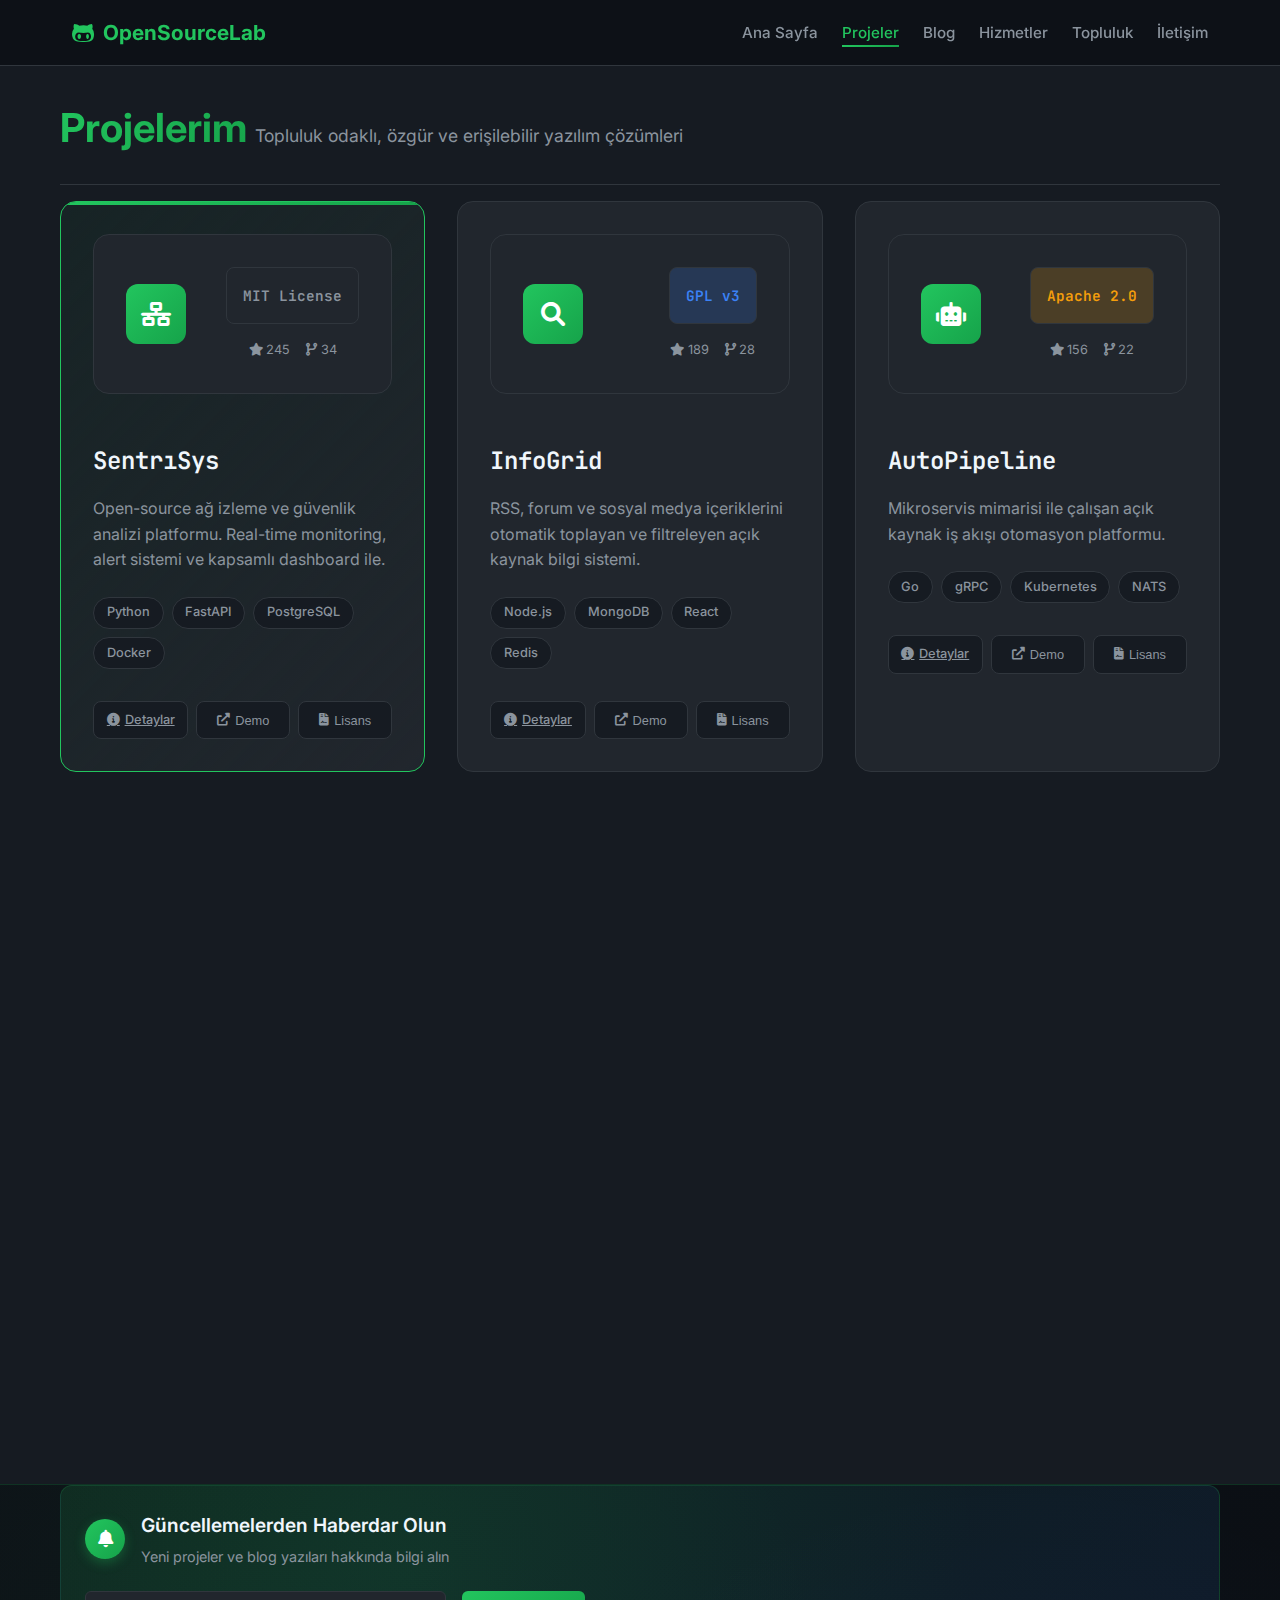
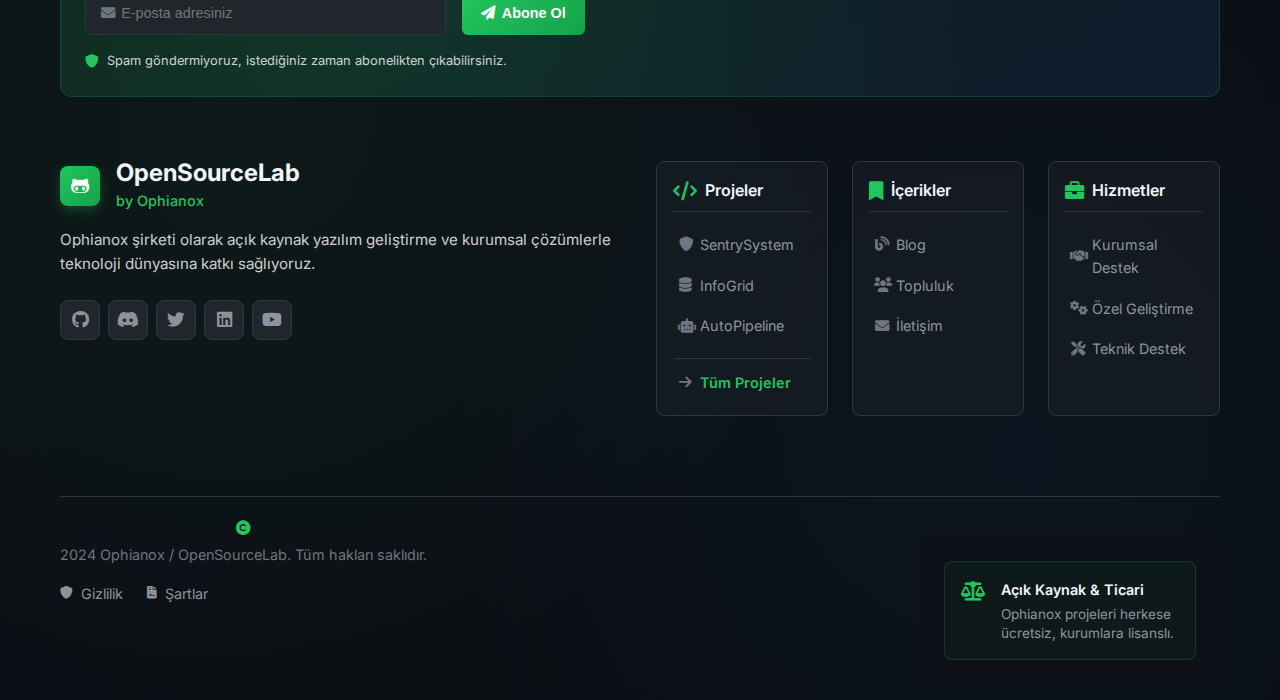
<file: projeler.html>
<!DOCTYPE html>
<html lang="tr">
<head>
    <meta charset="UTF-8">
    <meta name="viewport" content="width=device-width, initial-scale=1.0">
    <title>Projelerim - OpenSourceLab</title>
    <link rel="stylesheet" href="style.css">
    <link href="https://cdnjs.cloudflare.com/ajax/libs/font-awesome/6.0.0/css/all.min.css" rel="stylesheet">
    <link href="https://fonts.googleapis.com/css2?family=JetBrains+Mono:wght@300;400;500;600;700&family=Inter:wght@300;400;500;600;700&display=swap" rel="stylesheet">
</head>
<body>
    <!-- Navigation -->
    <nav class="navbar">
        <div class="nav-container">
            <div class="nav-logo">
                <i class="fab fa-github-alt"></i>
                <span>OpenSourceLab</span>
            </div>
            <ul class="nav-menu">
                <li><a href="index.html" class="nav-link">Ana Sayfa</a></li>
                <li><a href="projeler.html" class="nav-link active">Projeler</a></li>
                <li><a href="blog.html" class="nav-link">Blog</a></li>
                <li><a href="hizmetler.html" class="nav-link">Hizmetler</a></li>
                <li><a href="topluluk.html" class="nav-link">Topluluk</a></li>
                <li><a href="iletisim.html" class="nav-link">İletişim</a></li>
            </ul>
            <div class="hamburger">
                <span></span>
                <span></span>
                <span></span>
            </div>
        </div>
    </nav>

    <!-- Projects Section -->
    <section id="projects" class="projects">
        <div class="container">
            <div class="section-header">
                <h2>Projelerim</h2>
                <p>Topluluk odaklı, özgür ve erişilebilir yazılım çözümleri</p>
            </div>
            
            <div class="projects-grid">
                <div class="project-card featured">
                    <div class="project-header">
                        <div class="project-icon">
                            <i class="fas fa-network-wired"></i>
                        </div>
                        <div class="project-meta">
                            <div class="license-badge">MIT License</div>
                            <div class="github-stats">
                                <span><i class="fas fa-star"></i> 245</span>
                                <span><i class="fas fa-code-branch"></i> 34</span>
                            </div>
                        </div>
                    </div>
                    <h3>SentrıSys</h3>
                    <p>Open-source ağ izleme ve güvenlik analizi platformu. Real-time monitoring, alert sistemi ve kapsamlı dashboard ile.</p>
                    <div class="tech-stack">
                        <span class="tech-tag">Python</span>
                        <span class="tech-tag">FastAPI</span>
                        <span class="tech-tag">PostgreSQL</span>
                        <span class="tech-tag">Docker</span>
                    </div>
                    <div class="project-actions">
                        <a href="projeler/sentrisys.html" class="btn-github">
                            <i class="fas fa-info-circle"></i>
                            Detaylar
                        </a>
                        <button class="btn-demo">
                            <i class="fas fa-external-link-alt"></i>
                            Demo
                        </button>
                        <button class="btn-license" onclick="showLicenseModal('MIT')">
                            <i class="fas fa-file-contract"></i>
                            Lisans
                        </button>
                    </div>
                </div>

                <div class="project-card">
                    <div class="project-header">
                        <div class="project-icon">
                            <i class="fas fa-search"></i>
                        </div>
                        <div class="project-meta">
                            <div class="license-badge gpl">GPL v3</div>
                            <div class="github-stats">
                                <span><i class="fas fa-star"></i> 189</span>
                                <span><i class="fas fa-code-branch"></i> 28</span>
                            </div>
                        </div>
                    </div>
                    <h3>InfoGrid</h3>
                    <p>RSS, forum ve sosyal medya içeriklerini otomatik toplayan ve filtreleyen açık kaynak bilgi sistemi.</p>
                    <div class="tech-stack">
                        <span class="tech-tag">Node.js</span>
                        <span class="tech-tag">MongoDB</span>
                        <span class="tech-tag">React</span>
                        <span class="tech-tag">Redis</span>
                    </div>
                    <div class="project-actions">
                        <a href="projeler/infogrid.html" class="btn-github">
                            <i class="fas fa-info-circle"></i>
                            Detaylar
                        </a>
                        <button class="btn-demo">
                            <i class="fas fa-external-link-alt"></i>
                            Demo
                        </button>
                        <button class="btn-license" onclick="showLicenseModal('GPL')">
                            <i class="fas fa-file-contract"></i>
                            Lisans
                        </button>
                    </div>
                </div>

                <div class="project-card">
                    <div class="project-header">
                        <div class="project-icon">
                            <i class="fas fa-robot"></i>
                        </div>
                        <div class="project-meta">
                            <div class="license-badge apache">Apache 2.0</div>
                            <div class="github-stats">
                                <span><i class="fas fa-star"></i> 156</span>
                                <span><i class="fas fa-code-branch"></i> 22</span>
                            </div>
                        </div>
                    </div>
                    <h3>AutoPipeline</h3>
                    <p>Mikroservis mimarisi ile çalışan açık kaynak iş akışı otomasyon platformu.</p>
                    <div class="tech-stack">
                        <span class="tech-tag">Go</span>
                        <span class="tech-tag">gRPC</span>
                        <span class="tech-tag">Kubernetes</span>
                        <span class="tech-tag">NATS</span>
                    </div>
                    <div class="project-actions">
                        <a href="projeler/autopipeline.html" class="btn-github">
                            <i class="fas fa-info-circle"></i>
                            Detaylar
                        </a>
                        <button class="btn-demo">
                            <i class="fas fa-external-link-alt"></i>
                            Demo
                        </button>
                        <button class="btn-license" onclick="showLicenseModal('Apache')">
                            <i class="fas fa-file-contract"></i>
                            Lisans
                        </button>
                    </div>
                </div>

                <div class="project-card">
                    <div class="project-header">
                        <div class="project-icon">
                            <i class="fas fa-shield-alt"></i>
                        </div>
                        <div class="project-meta">
                            <div class="license-badge">MIT License</div>
                            <div class="github-stats">
                                <span><i class="fas fa-star"></i> 98</span>
                                <span><i class="fas fa-code-branch"></i> 15</span>
                            </div>
                        </div>
                    </div>
                    <h3>SecureTools</h3>
                    <p>Siber güvenlik profesyonelleri için açık kaynak araç seti. Penetrasyon testleri ve güvenlik analizi.</p>
                    <div class="tech-stack">
                        <span class="tech-tag">Python</span>
                        <span class="tech-tag">Bash</span>
                        <span class="tech-tag">Nmap</span>
                        <span class="tech-tag">OpenVAS</span>
                    </div>
                    <div class="project-actions">
                        <a href="projeler/securetools.html" class="btn-github">
                            <i class="fas fa-info-circle"></i>
                            Detaylar
                        </a>
                        <button class="btn-demo">
                            <i class="fas fa-external-link-alt"></i>
                            Demo
                        </button>
                        <button class="btn-license" onclick="showLicenseModal('MIT')">
                            <i class="fas fa-file-contract"></i>
                            Lisans
                        </button>
                    </div>
                </div>

                <div class="project-card">
                    <div class="project-header">
                        <div class="project-icon">
                            <i class="fas fa-database"></i>
                        </div>
                        <div class="project-meta">
                            <div class="license-badge gpl">GPL v3</div>
                            <div class="github-stats">
                                <span><i class="fas fa-star"></i> 76</span>
                                <span class="status-badge">Active</span>
                            </div>
                        </div>
                    </div>
                    <h3>DataLake</h3>
                    <p>Büyük veri işleme ve analizi için açık kaynak veri gölü çözümü. Real-time streaming ve batch processing.</p>
                    <div class="tech-stack">
                        <span class="tech-tag">Apache Spark</span>
                        <span class="tech-tag">Kafka</span>
                        <span class="tech-tag">Hadoop</span>
                        <span class="tech-tag">Scala</span>
                    </div>
                    <div class="project-actions">
                        <a href="projeler/datalake.html" class="btn-github">
                            <i class="fas fa-info-circle"></i>
                            Detaylar
                        </a>
                        <button class="btn-demo">
                            <i class="fas fa-external-link-alt"></i>
                            Demo
                        </button>
                        <button class="btn-license" onclick="showLicenseModal('GPL')">
                            <i class="fas fa-file-contract"></i>
                            Lisans
                        </button>
                    </div>
                </div>

                <div class="project-card">
                    <div class="project-header">
                        <div class="project-icon">
                            <i class="fas fa-cloud"></i>
                        </div>
                        <div class="project-meta">
                            <div class="license-badge apache">Apache 2.0</div>
                            <div class="github-stats">
                                <span><i class="fas fa-star"></i> 124</span>
                                <span class="status-badge beta">Beta</span>
                            </div>
                        </div>
                    </div>
                    <h3>CloudNative</h3>
                    <p>Container orchestration ve cloud-native uygulama geliştirme için açık kaynak araç seti.</p>
                    <div class="tech-stack">
                        <span class="tech-tag">Kubernetes</span>
                        <span class="tech-tag">Helm</span>
                        <span class="tech-tag">Istio</span>
                        <span class="tech-tag">Prometheus</span>
                    </div>
                    <div class="project-actions">
                        <a href="projeler/cloudnative.html" class="btn-github">
                            <i class="fas fa-info-circle"></i>
                            Detaylar
                        </a>
                        <button class="btn-demo">
                            <i class="fas fa-external-link-alt"></i>
                            Demo
                        </button>
                        <button class="btn-license" onclick="showLicenseModal('Apache')">
                            <i class="fas fa-file-contract"></i>
                            Lisans
                        </button>
                    </div>
                </div>
            </div>
        </div>
    </section>



    <!-- License Modal -->
    <div id="licenseModal" class="modal">
        <div class="modal-content">
            <div class="modal-header">
                <h2 id="licenseTitle">Lisans</h2>
                <span class="close">&times;</span>
            </div>
            <div class="modal-body">
                <div id="licenseContent" class="license-text">
                    <!-- License content will be loaded here -->
                </div>
            </div>
        </div>
    </div>

    <!-- Include Footer -->
    <div id="footer-placeholder"></div>

    <script src="script.js"></script>
    <script>
        // Load footer
        fetch('footer.html')
            .then(response => response.text())
            .then(data => {
                document.getElementById('footer-placeholder').innerHTML = data;
            });

        // License Modal
        function showLicenseModal(licenseType) {
            const modal = document.getElementById('licenseModal');
            const title = document.getElementById('licenseTitle');
            const content = document.getElementById('licenseContent');
            
            // Set title and content based on license type
            switch(licenseType) {
                case 'MIT':
                    title.textContent = 'MIT License';
                    content.innerHTML = `
                        <p>Copyright (c) 2024 OpenSourceLab</p>
                        <p>Permission is hereby granted, free of charge, to any person obtaining a copy of this software and associated documentation files (the "Software"), to deal in the Software without restriction, including without limitation the rights to use, copy, modify, merge, publish, distribute, sublicense, and/or sell copies of the Software, and to permit persons to whom the Software is furnished to do so, subject to the following conditions:</p>
                        <p>The above copyright notice and this permission notice shall be included in all copies or substantial portions of the Software.</p>
                        <p>THE SOFTWARE IS PROVIDED "AS IS", WITHOUT WARRANTY OF ANY KIND, EXPRESS OR IMPLIED, INCLUDING BUT NOT LIMITED TO THE WARRANTIES OF MERCHANTABILITY, FITNESS FOR A PARTICULAR PURPOSE AND NONINFRINGEMENT. IN NO EVENT SHALL THE AUTHORS OR COPYRIGHT HOLDERS BE LIABLE FOR ANY CLAIM, DAMAGES OR OTHER LIABILITY, WHETHER IN AN ACTION OF CONTRACT, TORT OR OTHERWISE, ARISING FROM, OUT OF OR IN CONNECTION WITH THE SOFTWARE OR THE USE OR OTHER DEALINGS IN THE SOFTWARE.</p>
                    `;
                    break;
                case 'GPL':
                    title.textContent = 'GNU General Public License v3.0';
                    content.innerHTML = `
                        <p>Copyright (c) 2024 OpenSourceLab</p>
                        <p>This program is free software: you can redistribute it and/or modify it under the terms of the GNU General Public License as published by the Free Software Foundation, either version 3 of the License, or (at your option) any later version.</p>
                        <p>This program is distributed in the hope that it will be useful, but WITHOUT ANY WARRANTY; without even the implied warranty of MERCHANTABILITY or FITNESS FOR A PARTICULAR PURPOSE. See the GNU General Public License for more details.</p>
                        <p>You should have received a copy of the GNU General Public License along with this program. If not, see <a href="https://www.gnu.org/licenses/" target="_blank">https://www.gnu.org/licenses/</a>.</p>
                    `;
                    break;
                case 'Apache':
                    title.textContent = 'Apache License 2.0';
                    content.innerHTML = `
                        <p>Copyright (c) 2024 OpenSourceLab</p>
                        <p>Licensed under the Apache License, Version 2.0 (the "License"); you may not use this file except in compliance with the License. You may obtain a copy of the License at</p>
                        <p><a href="https://www.apache.org/licenses/LICENSE-2.0" target="_blank">https://www.apache.org/licenses/LICENSE-2.0</a></p>
                        <p>Unless required by applicable law or agreed to in writing, software distributed under the License is distributed on an "AS IS" BASIS, WITHOUT WARRANTIES OR CONDITIONS OF ANY KIND, either express or implied. See the License for the specific language governing permissions and limitations under the License.</p>
                    `;
                    break;
            }
            
            modal.style.display = 'block';
        }

        // Close modal
        document.querySelector('.close').onclick = function() {
            document.getElementById('licenseModal').style.display = 'none';
        }

        window.onclick = function(event) {
            const modal = document.getElementById('licenseModal');
            if (event.target == modal) {
                modal.style.display = 'none';
            }
        }
    </script>
</body>
</html>
</file>
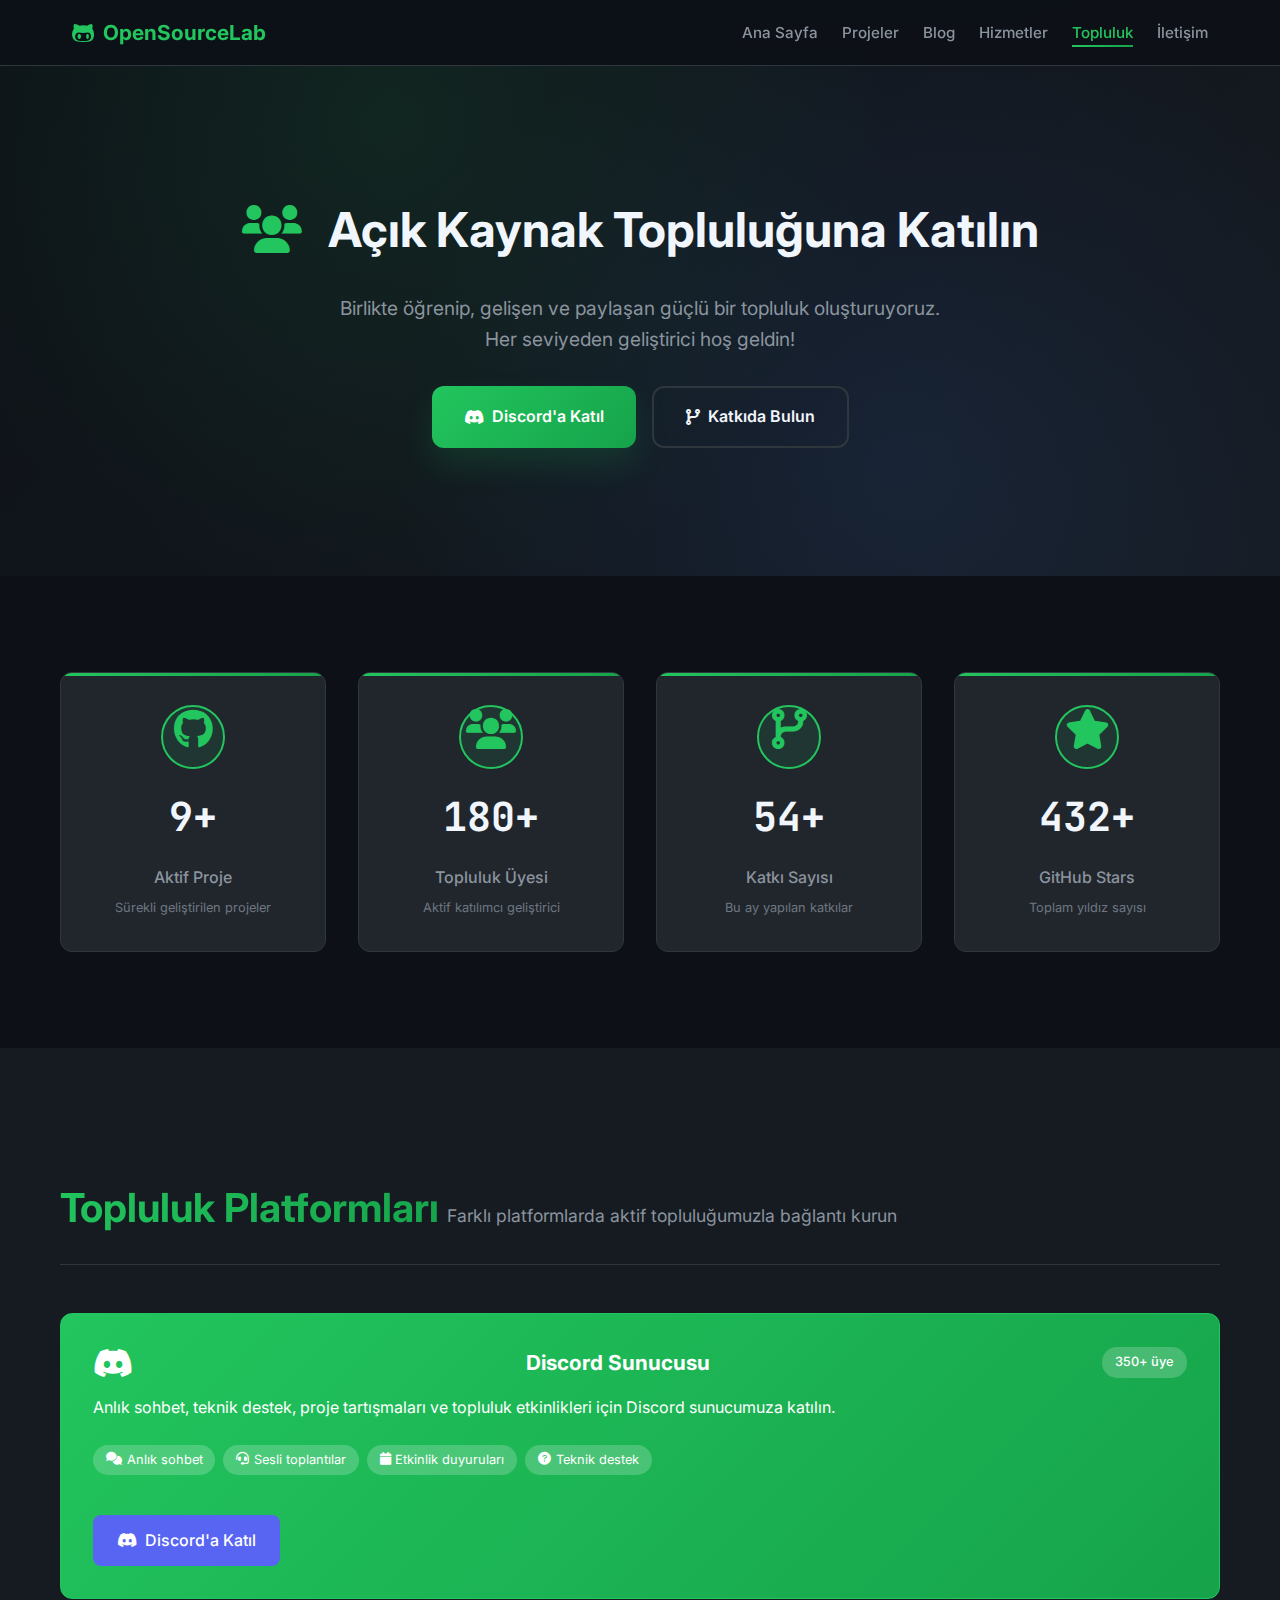
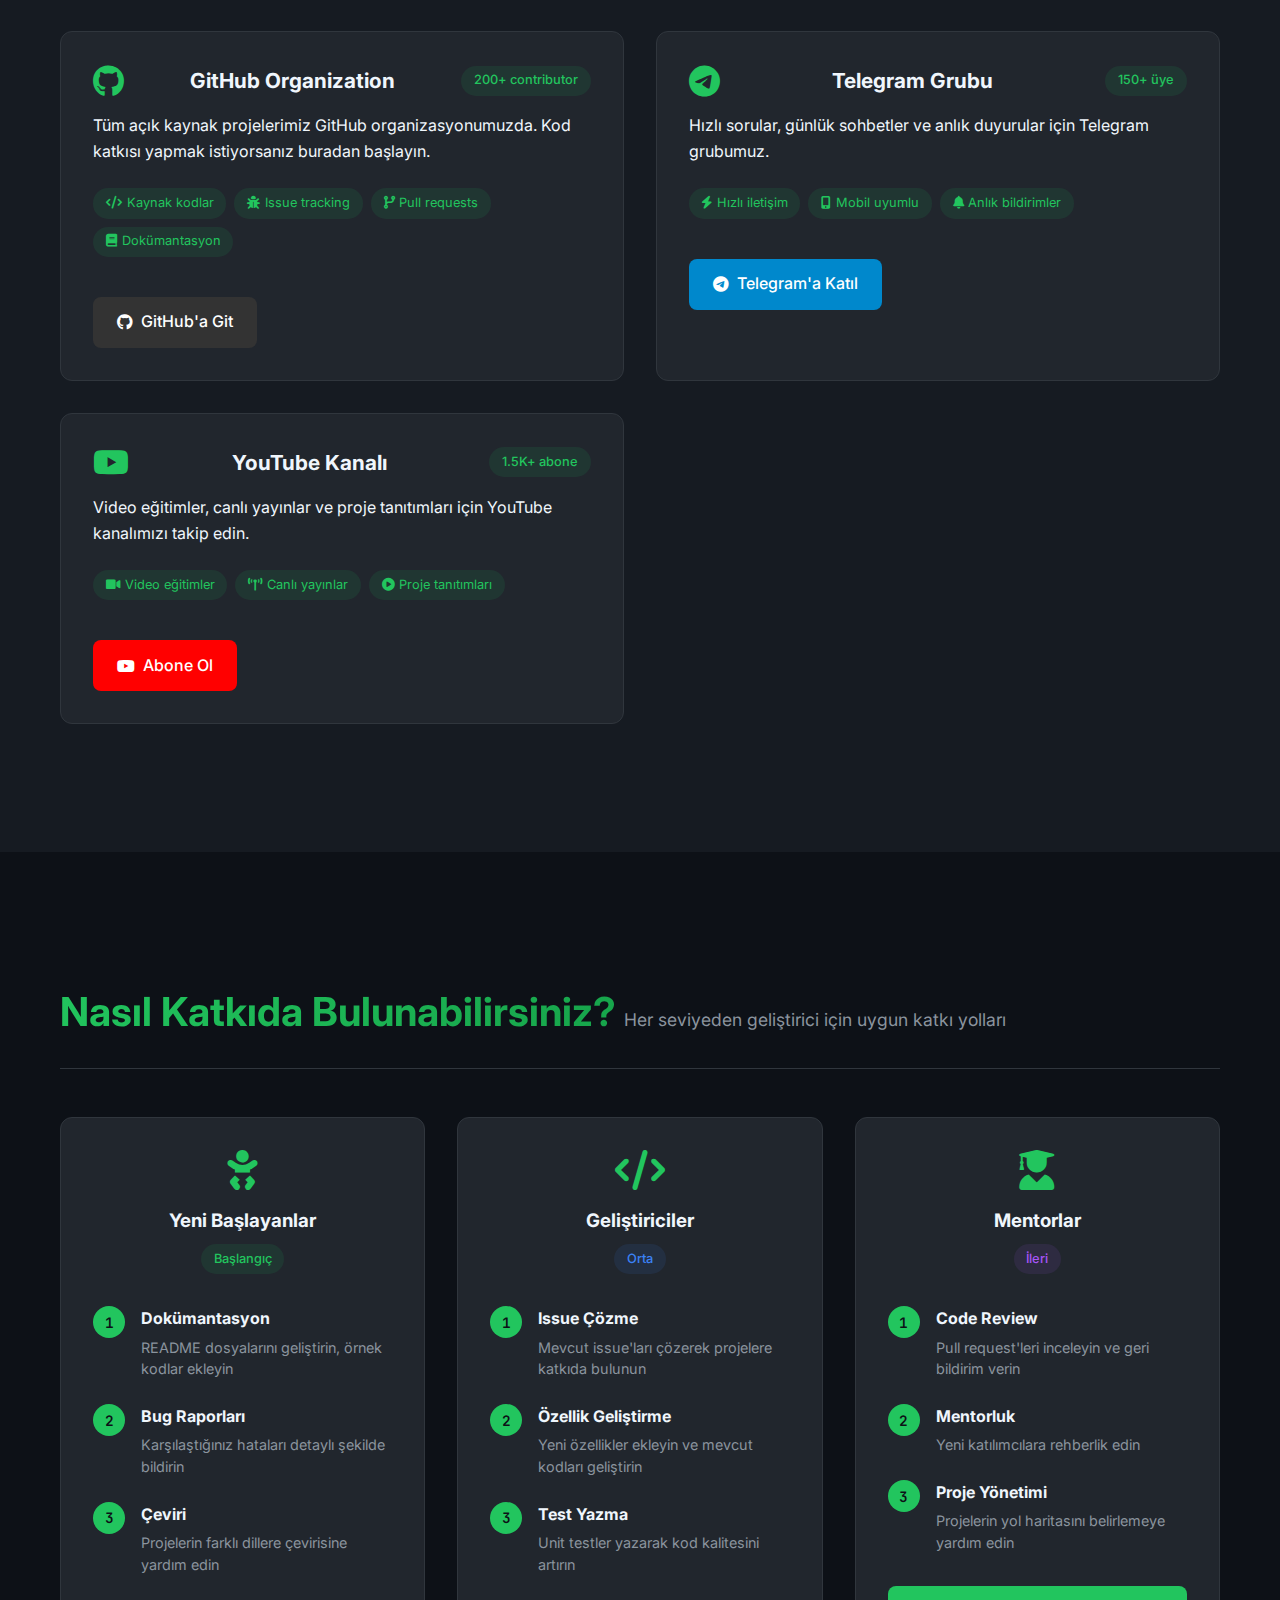
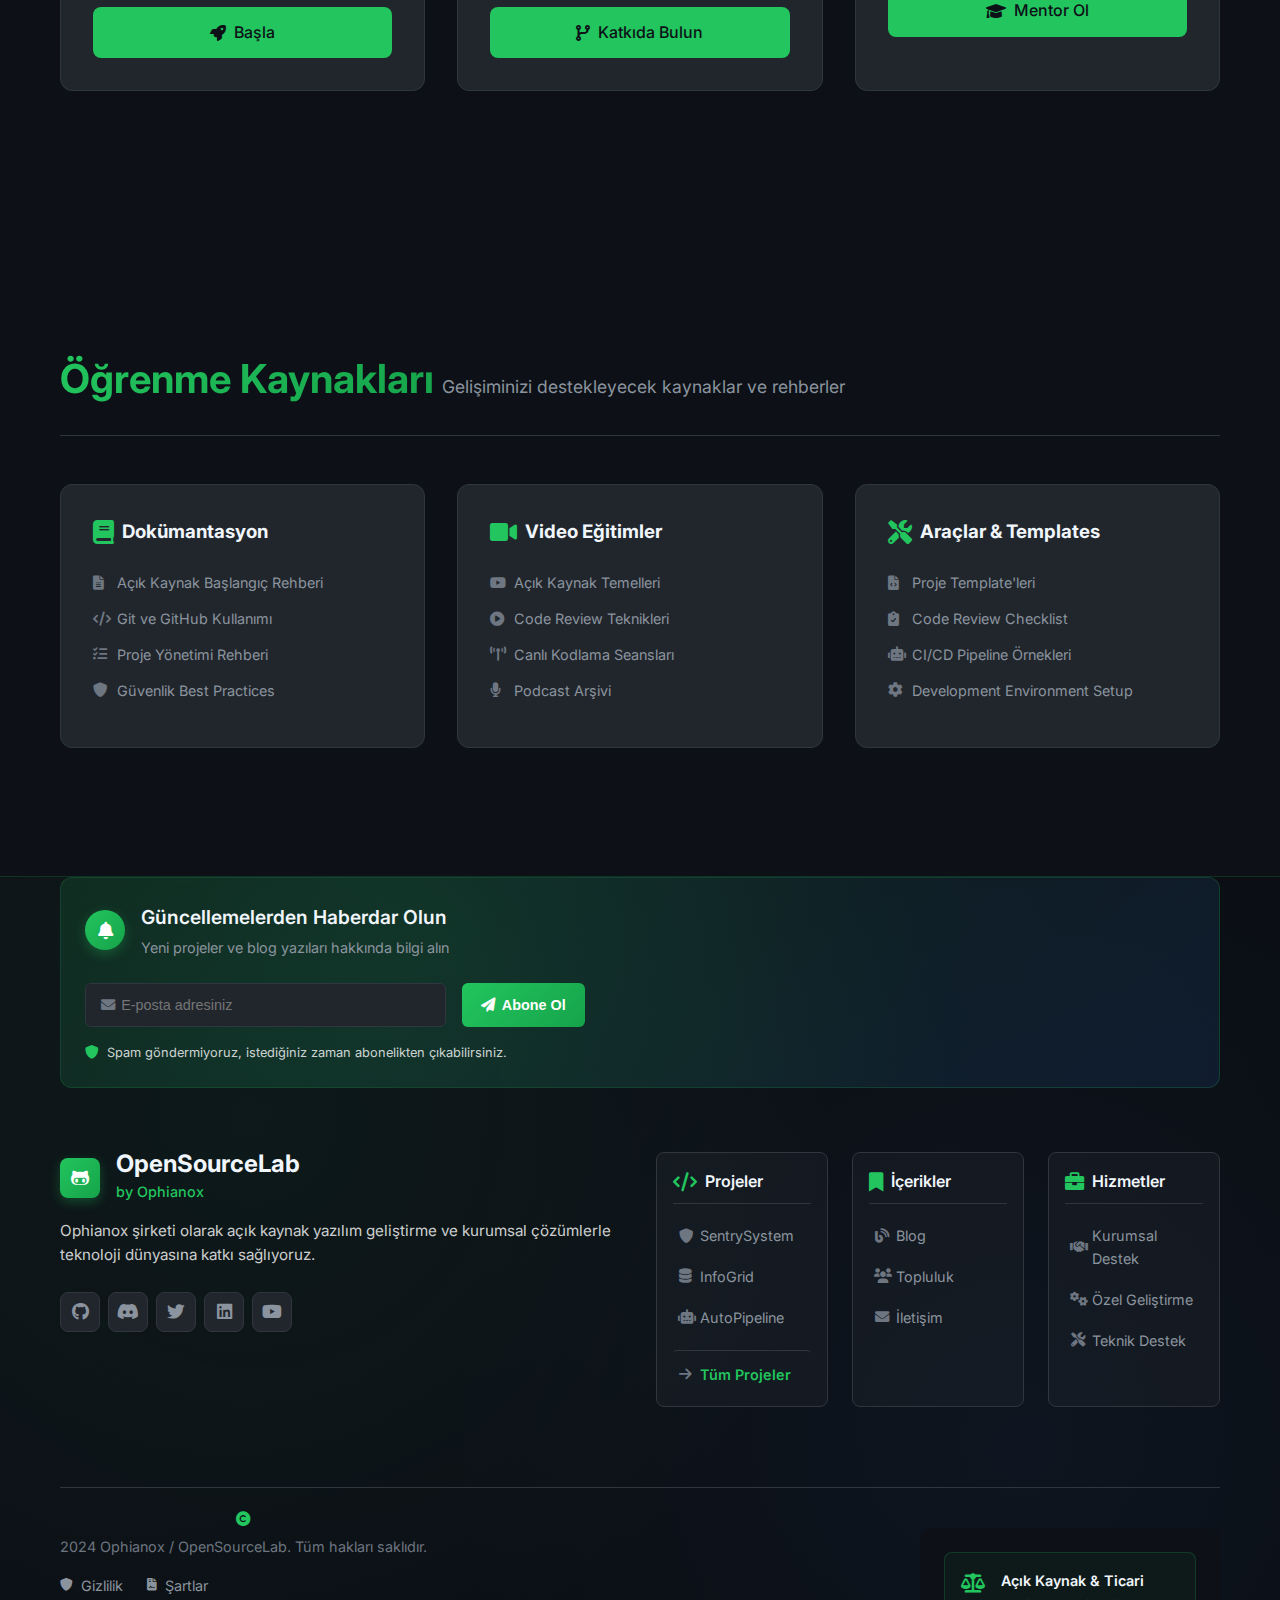
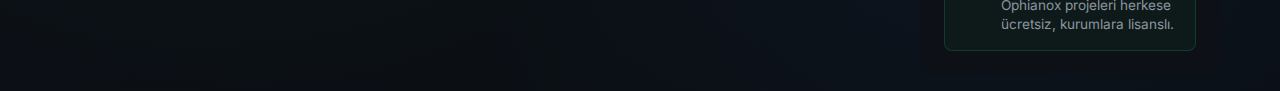
<file: topluluk.html>
<!DOCTYPE html>
<html lang="tr">
<head>
    <meta charset="UTF-8">
    <meta name="viewport" content="width=device-width, initial-scale=1.0">
    <title>Topluluk - OpenSourceLab</title>
    <link rel="stylesheet" href="style.css">
    <link href="https://cdnjs.cloudflare.com/ajax/libs/font-awesome/6.0.0/css/all.min.css" rel="stylesheet">
    <link href="https://fonts.googleapis.com/css2?family=JetBrains+Mono:wght@300;400;500;600;700&family=Inter:wght@300;400;500;600;700&display=swap" rel="stylesheet">
</head>
<body>
    <!-- Navigation -->
    <nav class="navbar">
        <div class="nav-container">
            <div class="nav-logo">
                <i class="fab fa-github-alt"></i>
                <span>OpenSourceLab</span>
            </div>
            <ul class="nav-menu">
                <li><a href="index.html" class="nav-link">Ana Sayfa</a></li>
                <li><a href="projeler.html" class="nav-link">Projeler</a></li>
                <li><a href="blog.html" class="nav-link">Blog</a></li>
                <li><a href="hizmetler.html" class="nav-link">Hizmetler</a></li>
                <li><a href="topluluk.html" class="nav-link active">Topluluk</a></li>
                <li><a href="iletisim.html" class="nav-link">İletişim</a></li>
            </ul>
            <div class="hamburger">
                <span></span>
                <span></span>
                <span></span>
            </div>
        </div>
    </nav>

    <!-- Hero Section -->
    <section class="community-hero">
        <div class="container">
            <div class="hero-content">
                <h1><i class="fas fa-users"></i> Açık Kaynak Topluluğuna Katılın</h1>
                <p>Birlikte öğrenip, gelişen ve paylaşan güçlü bir topluluk oluşturuyoruz. Her seviyeden geliştirici hoş geldin!</p>
                <div class="hero-actions">
                    <a href="#join-community" class="btn-primary">
                        <i class="fab fa-discord"></i>
                        Discord'a Katıl
                    </a>
                    <a href="#contribution" class="btn-secondary">
                        <i class="fas fa-code-branch"></i>
                        Katkıda Bulun
                    </a>
                </div>
            </div>
        </div>
    </section>

    <!-- Community Stats -->
    <section class="community-overview">
        <div class="container">
            <div class="stats-showcase">
                <div class="stat-card premium">
                    <div class="stat-icon">
                        <i class="fab fa-github"></i>
                    </div>
                    <div class="stat-content">
                        <span class="stat-number">25+</span>
                        <span class="stat-label">Aktif Proje</span>
                        <span class="stat-desc">Sürekli geliştirilen projeler</span>
                    </div>
                </div>
                <div class="stat-card premium">
                    <div class="stat-icon">
                        <i class="fas fa-users"></i>
                    </div>
                    <div class="stat-content">
                        <span class="stat-number">500+</span>
                        <span class="stat-label">Topluluk Üyesi</span>
                        <span class="stat-desc">Aktif katılımcı geliştirici</span>
                    </div>
                </div>
                <div class="stat-card premium">
                    <div class="stat-icon">
                        <i class="fas fa-code-branch"></i>
                    </div>
                    <div class="stat-content">
                        <span class="stat-number">150+</span>
                        <span class="stat-label">Katkı Sayısı</span>
                        <span class="stat-desc">Bu ay yapılan katkılar</span>
                    </div>
                </div>
                <div class="stat-card premium">
                    <div class="stat-icon">
                        <i class="fas fa-star"></i>
                    </div>
                    <div class="stat-content">
                        <span class="stat-number">1.2K+</span>
                        <span class="stat-label">GitHub Stars</span>
                        <span class="stat-desc">Toplam yıldız sayısı</span>
                    </div>
                </div>
            </div>
        </div>
    </section>

    <!-- Community Platforms -->
    <section id="join-community" class="community-platforms">
        <div class="container">
            <div class="section-header">
                <h2>Topluluk Platformları</h2>
                <p>Farklı platformlarda aktif topluluğumuzla bağlantı kurun</p>
            </div>
            
            <div class="platforms-grid">
                <div class="platform-card featured">
                    <div class="platform-header">
                        <i class="fab fa-discord"></i>
                        <h3>Discord Sunucusu</h3>
                        <span class="member-count">350+ üye</span>
                    </div>
                    <p>Anlık sohbet, teknik destek, proje tartışmaları ve topluluk etkinlikleri için Discord sunucumuza katılın.</p>
                    <div class="platform-features">
                        <span class="feature"><i class="fas fa-comments"></i> Anlık sohbet</span>
                        <span class="feature"><i class="fas fa-headset"></i> Sesli toplantılar</span>
                        <span class="feature"><i class="fas fa-calendar"></i> Etkinlik duyuruları</span>
                        <span class="feature"><i class="fas fa-question-circle"></i> Teknik destek</span>
                    </div>
                    <a href="#" class="platform-btn discord">
                        <i class="fab fa-discord"></i>
                        Discord'a Katıl
                    </a>
                </div>

                <div class="platform-card">
                    <div class="platform-header">
                        <i class="fab fa-github"></i>
                        <h3>GitHub Organization</h3>
                        <span class="member-count">200+ contributor</span>
                    </div>
                    <p>Tüm açık kaynak projelerimiz GitHub organizasyonumuzda. Kod katkısı yapmak istiyorsanız buradan başlayın.</p>
                    <div class="platform-features">
                        <span class="feature"><i class="fas fa-code"></i> Kaynak kodlar</span>
                        <span class="feature"><i class="fas fa-bug"></i> Issue tracking</span>
                        <span class="feature"><i class="fas fa-code-branch"></i> Pull requests</span>
                        <span class="feature"><i class="fas fa-book"></i> Dokümantasyon</span>
                    </div>
                    <a href="#" class="platform-btn github">
                        <i class="fab fa-github"></i>
                        GitHub'a Git
                    </a>
                </div>

                <div class="platform-card">
                    <div class="platform-header">
                        <i class="fab fa-telegram"></i>
                        <h3>Telegram Grubu</h3>
                        <span class="member-count">150+ üye</span>
                    </div>
                    <p>Hızlı sorular, günlük sohbetler ve anlık duyurular için Telegram grubumuz.</p>
                    <div class="platform-features">
                        <span class="feature"><i class="fas fa-bolt"></i> Hızlı iletişim</span>
                        <span class="feature"><i class="fas fa-mobile-alt"></i> Mobil uyumlu</span>
                        <span class="feature"><i class="fas fa-bell"></i> Anlık bildirimler</span>
                    </div>
                    <a href="#" class="platform-btn telegram">
                        <i class="fab fa-telegram"></i>
                        Telegram'a Katıl
                    </a>
                </div>

                <div class="platform-card">
                    <div class="platform-header">
                        <i class="fab fa-youtube"></i>
                        <h3>YouTube Kanalı</h3>
                        <span class="member-count">1.5K+ abone</span>
                    </div>
                    <p>Video eğitimler, canlı yayınlar ve proje tanıtımları için YouTube kanalımızı takip edin.</p>
                    <div class="platform-features">
                        <span class="feature"><i class="fas fa-video"></i> Video eğitimler</span>
                        <span class="feature"><i class="fas fa-broadcast-tower"></i> Canlı yayınlar</span>
                        <span class="feature"><i class="fas fa-play-circle"></i> Proje tanıtımları</span>
                    </div>
                    <a href="#" class="platform-btn youtube">
                        <i class="fab fa-youtube"></i>
                        Abone Ol
                    </a>
                </div>
            </div>
        </div>
    </section>

    <!-- Contribution Guide -->
    <section id="contribution" class="contribution-section">
        <div class="container">
            <div class="section-header">
                <h2>Nasıl Katkıda Bulunabilirsiniz?</h2>
                <p>Her seviyeden geliştirici için uygun katkı yolları</p>
            </div>
            
            <div class="contribution-grid">
                <div class="contribution-path">
                    <div class="path-header">
                        <i class="fas fa-baby"></i>
                        <h3>Yeni Başlayanlar</h3>
                        <span class="difficulty beginner">Başlangıç</span>
                    </div>
                    <div class="path-steps">
                        <div class="step-item">
                            <span class="step-number">1</span>
                            <div class="step-content">
                                <h4>Dokümantasyon</h4>
                                <p>README dosyalarını geliştirin, örnek kodlar ekleyin</p>
                            </div>
                        </div>
                        <div class="step-item">
                            <span class="step-number">2</span>
                            <div class="step-content">
                                <h4>Bug Raporları</h4>
                                <p>Karşılaştığınız hataları detaylı şekilde bildirin</p>
                            </div>
                        </div>
                        <div class="step-item">
                            <span class="step-number">3</span>
                            <div class="step-content">
                                <h4>Çeviri</h4>
                                <p>Projelerin farklı dillere çevirisine yardım edin</p>
                            </div>
                        </div>
                    </div>
                    <div class="path-action">
                        <a href="#" class="contribution-btn">
                            <i class="fas fa-rocket"></i>
                            Başla
                        </a>
                    </div>
                </div>

                <div class="contribution-path">
                    <div class="path-header">
                        <i class="fas fa-code"></i>
                        <h3>Geliştiriciler</h3>
                        <span class="difficulty intermediate">Orta</span>
                    </div>
                    <div class="path-steps">
                        <div class="step-item">
                            <span class="step-number">1</span>
                            <div class="step-content">
                                <h4>Issue Çözme</h4>
                                <p>Mevcut issue'ları çözerek projelere katkıda bulunun</p>
                            </div>
                        </div>
                        <div class="step-item">
                            <span class="step-number">2</span>
                            <div class="step-content">
                                <h4>Özellik Geliştirme</h4>
                                <p>Yeni özellikler ekleyin ve mevcut kodları geliştirin</p>
                            </div>
                        </div>
                        <div class="step-item">
                            <span class="step-number">3</span>
                            <div class="step-content">
                                <h4>Test Yazma</h4>
                                <p>Unit testler yazarak kod kalitesini artırın</p>
                            </div>
                        </div>
                    </div>
                    <div class="path-action">
                        <a href="#" class="contribution-btn">
                            <i class="fas fa-code-branch"></i>
                            Katkıda Bulun
                        </a>
                    </div>
                </div>

                <div class="contribution-path">
                    <div class="path-header">
                        <i class="fas fa-user-graduate"></i>
                        <h3>Mentorlar</h3>
                        <span class="difficulty advanced">İleri</span>
                    </div>
                    <div class="path-steps">
                        <div class="step-item">
                            <span class="step-number">1</span>
                            <div class="step-content">
                                <h4>Code Review</h4>
                                <p>Pull request'leri inceleyin ve geri bildirim verin</p>
                            </div>
                        </div>
                        <div class="step-item">
                            <span class="step-number">2</span>
                            <div class="step-content">
                                <h4>Mentorluk</h4>
                                <p>Yeni katılımcılara rehberlik edin</p>
                            </div>
                        </div>
                        <div class="step-item">
                            <span class="step-number">3</span>
                            <div class="step-content">
                                <h4>Proje Yönetimi</h4>
                                <p>Projelerin yol haritasını belirlemeye yardım edin</p>
                            </div>
                        </div>
                    </div>
                    <div class="path-action">
                        <a href="#" class="contribution-btn">
                            <i class="fas fa-graduation-cap"></i>
                            Mentor Ol
                        </a>
                    </div>
                </div>
            </div>
        </div>
    </section>



    <!-- Learning Resources -->
    <section class="learning-resources">
        <div class="container">
            <div class="section-header">
                <h2>Öğrenme Kaynakları</h2>
                <p>Gelişiminizi destekleyecek kaynaklar ve rehberler</p>
            </div>
            
            <div class="resources-grid">
                <div class="resource-category">
                    <div class="category-header">
                        <i class="fas fa-book"></i>
                        <h3>Dokümantasyon</h3>
                    </div>
                    <ul>
                        <li><a href="#"><i class="fas fa-file-alt"></i> Açık Kaynak Başlangıç Rehberi</a></li>
                        <li><a href="#"><i class="fas fa-code"></i> Git ve GitHub Kullanımı</a></li>
                        <li><a href="#"><i class="fas fa-tasks"></i> Proje Yönetimi Rehberi</a></li>
                        <li><a href="#"><i class="fas fa-shield-alt"></i> Güvenlik Best Practices</a></li>
                    </ul>
                </div>

                <div class="resource-category">
                    <div class="category-header">
                        <i class="fas fa-video"></i>
                        <h3>Video Eğitimler</h3>
                    </div>
                    <ul>
                        <li><a href="#"><i class="fab fa-youtube"></i> Açık Kaynak Temelleri</a></li>
                        <li><a href="#"><i class="fas fa-play-circle"></i> Code Review Teknikleri</a></li>
                        <li><a href="#"><i class="fas fa-broadcast-tower"></i> Canlı Kodlama Seansları</a></li>
                        <li><a href="#"><i class="fas fa-microphone"></i> Podcast Arşivi</a></li>
                    </ul>
                </div>

                <div class="resource-category">
                    <div class="category-header">
                        <i class="fas fa-tools"></i>
                        <h3>Araçlar & Templates</h3>
                    </div>
                    <ul>
                        <li><a href="#"><i class="fas fa-file-code"></i> Proje Template'leri</a></li>
                        <li><a href="#"><i class="fas fa-clipboard-check"></i> Code Review Checklist</a></li>
                        <li><a href="#"><i class="fas fa-robot"></i> CI/CD Pipeline Örnekleri</a></li>
                        <li><a href="#"><i class="fas fa-cog"></i> Development Environment Setup</a></li>
                    </ul>
                </div>
            </div>
        </div>
    </section>

    <!-- Include Footer -->
    <div id="footer-placeholder"></div>

    <script src="script.js"></script>
    <script>
        // Load footer
        fetch('footer.html')
            .then(response => response.text())
            .then(data => {
                document.getElementById('footer-placeholder').innerHTML = data;
            });
    </script>
</body>
</html> 
</html>
</file>
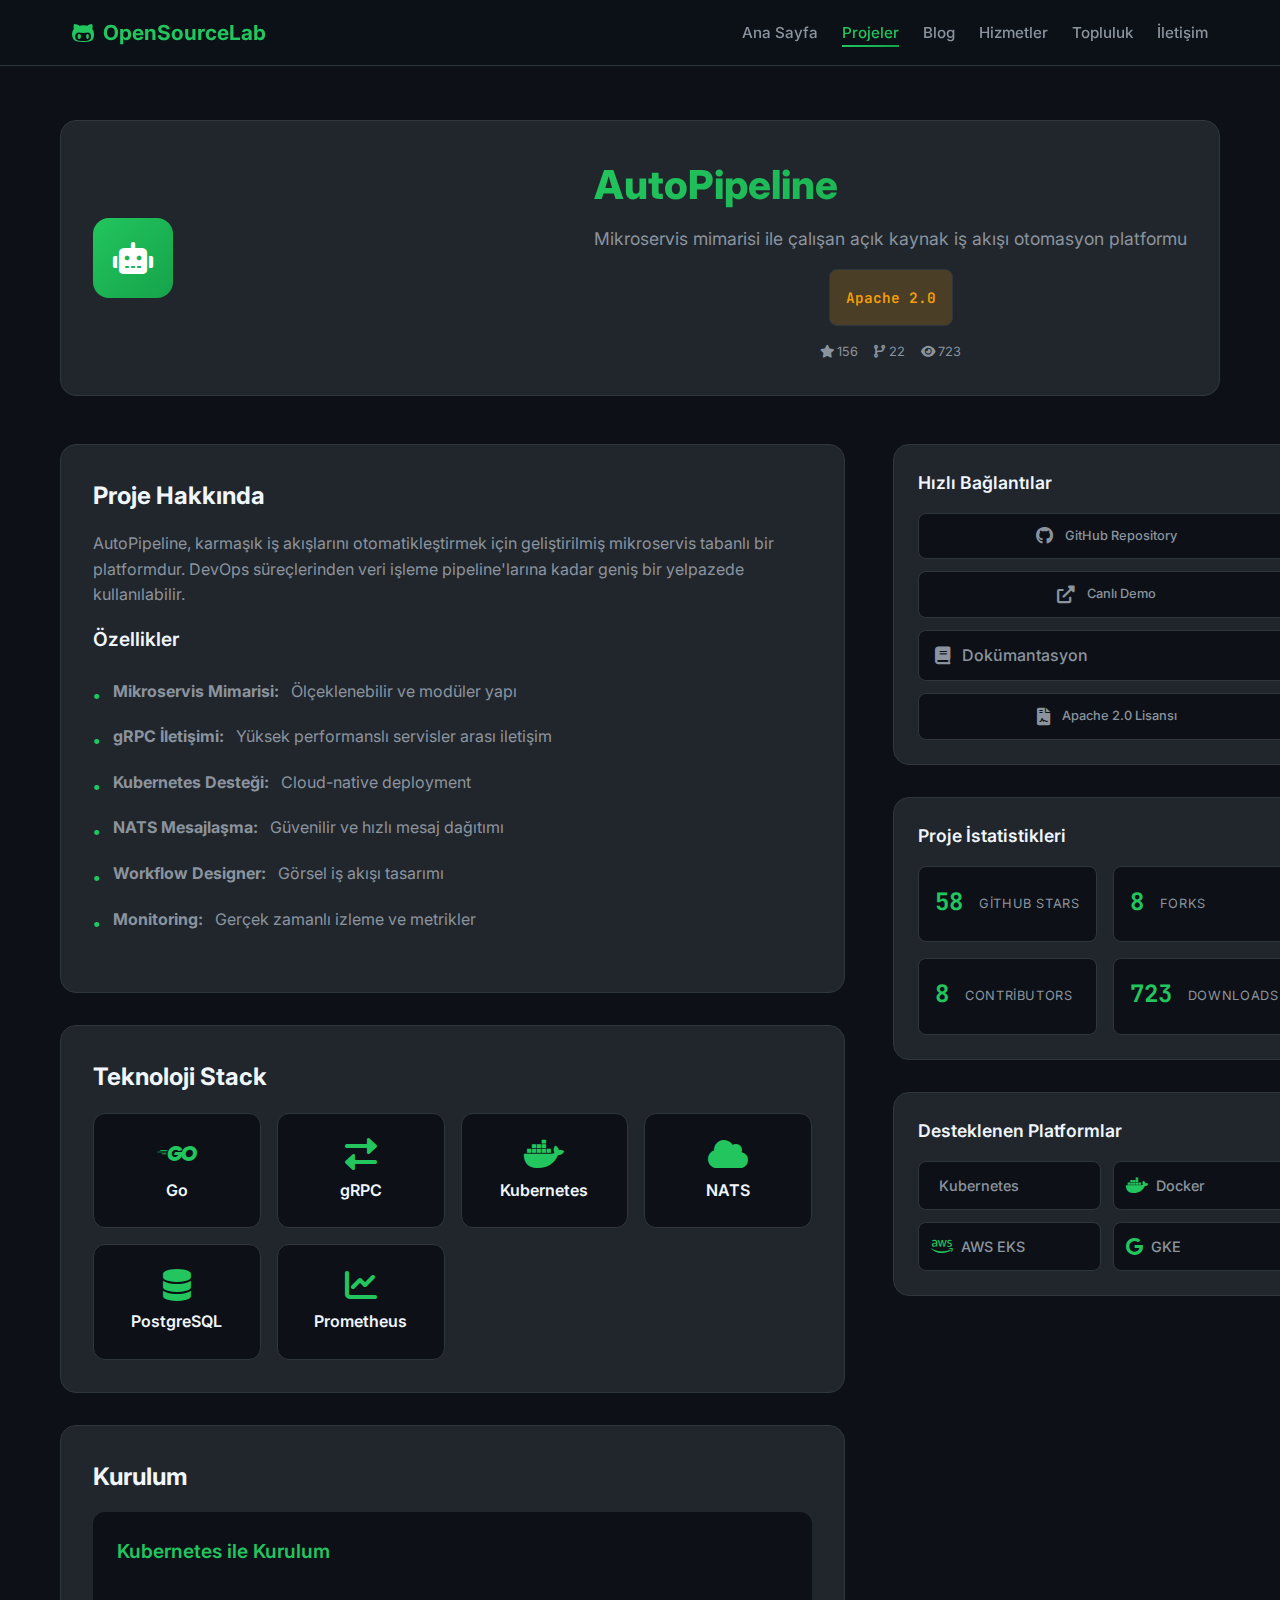
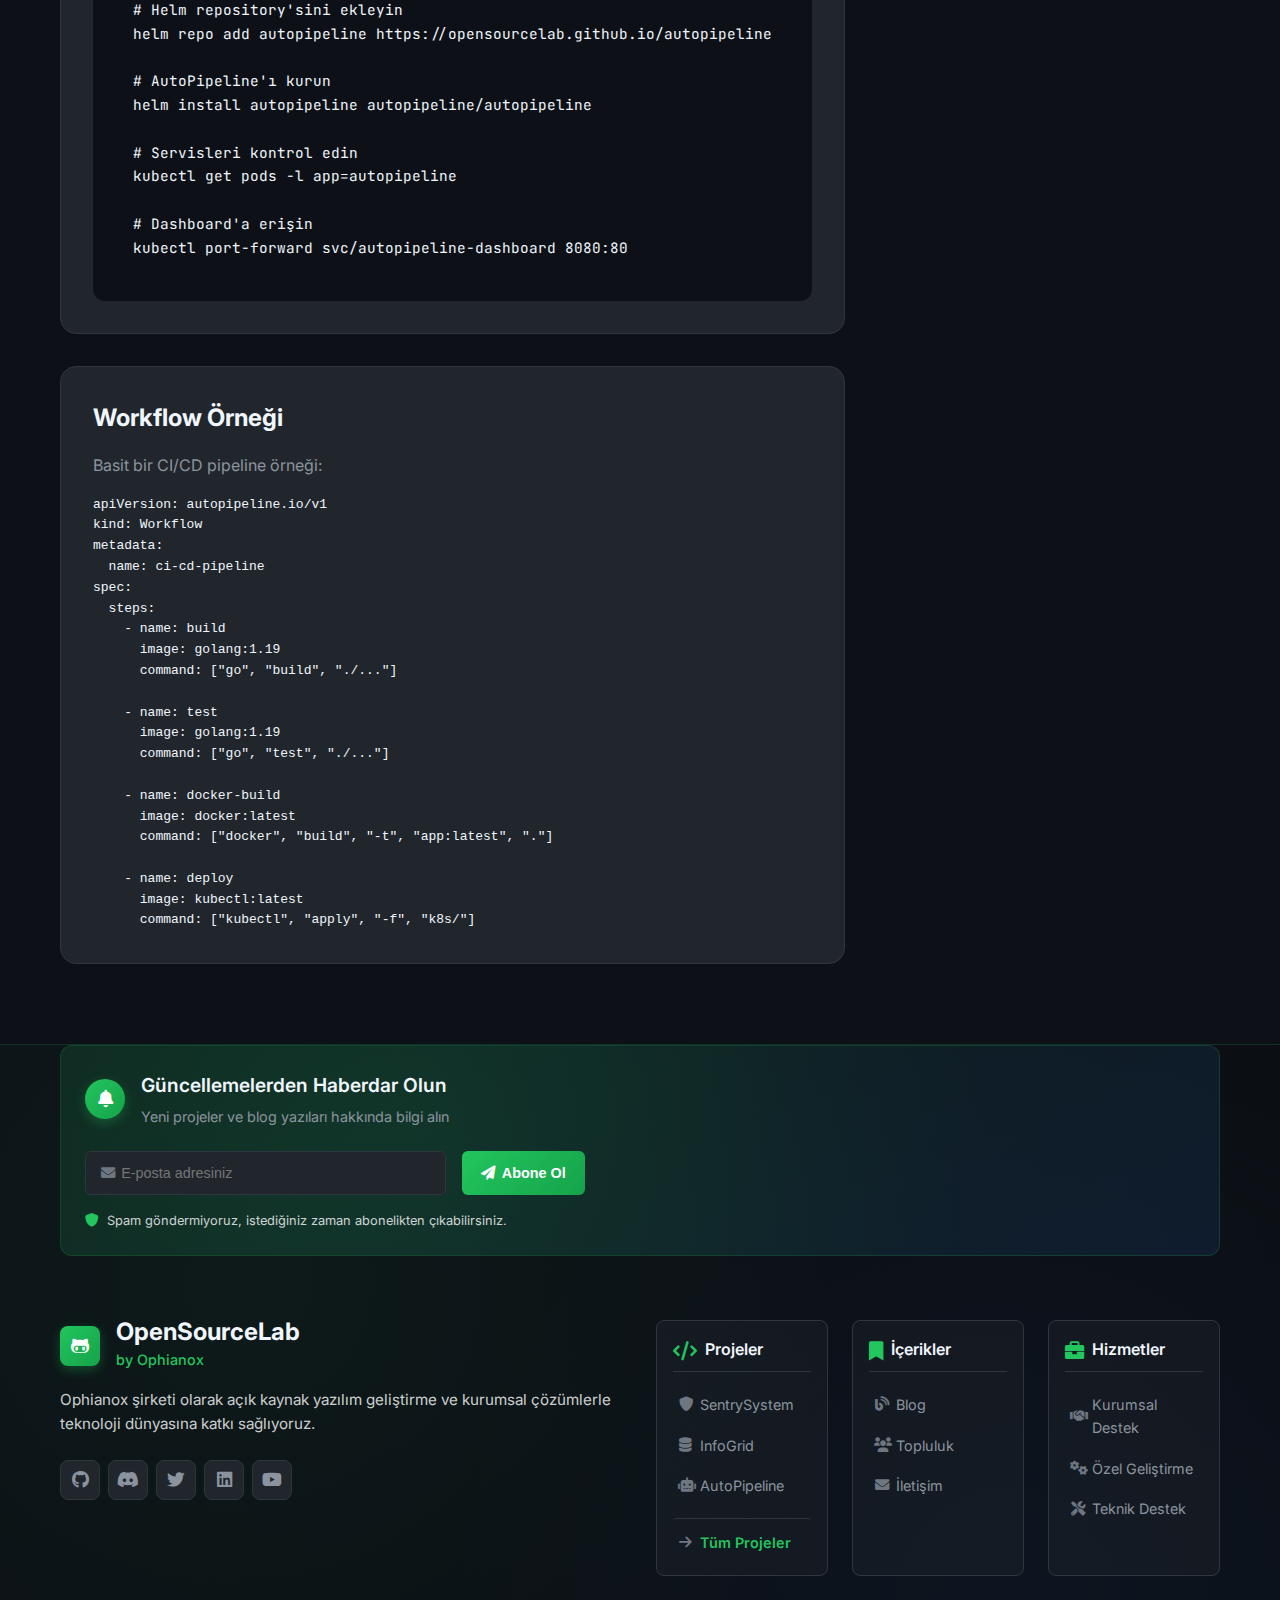
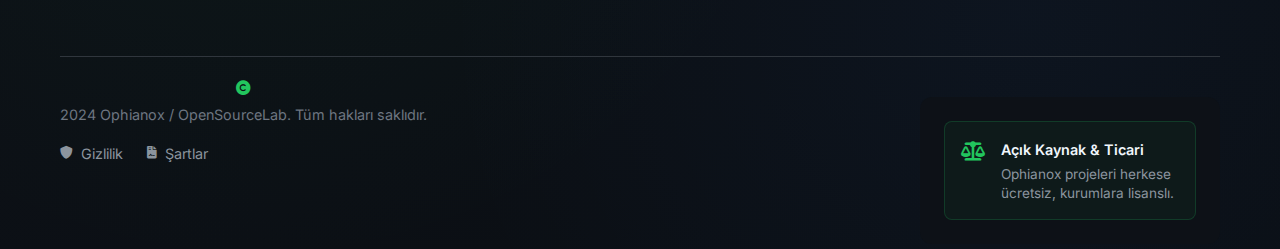
<file: projeler/autopipeline.html>
<!DOCTYPE html>
<html lang="tr">
<head>
    <meta charset="UTF-8">
    <meta name="viewport" content="width=device-width, initial-scale=1.0">
    <title>AutoPipeline - OpenSourceLab</title>
    <link rel="stylesheet" href="../style.css">
    <link href="https://cdnjs.cloudflare.com/ajax/libs/font-awesome/6.0.0/css/all.min.css" rel="stylesheet">
    <link href="https://fonts.googleapis.com/css2?family=JetBrains+Mono:wght@300;400;500;600;700&family=Inter:wght@300;400;500;600;700&display=swap" rel="stylesheet">
</head>
<body>
    <!-- Navigation -->
    <nav class="navbar">
        <div class="nav-container">
            <div class="nav-logo">
                <i class="fab fa-github-alt"></i>
                <span>OpenSourceLab</span>
            </div>
            <ul class="nav-menu">
                <li><a href="../index.html" class="nav-link">Ana Sayfa</a></li>
                <li><a href="../projeler.html" class="nav-link active">Projeler</a></li>
                <li><a href="../blog.html" class="nav-link">Blog</a></li>
                <li><a href="../hizmetler.html" class="nav-link">Hizmetler</a></li>
                <li><a href="../topluluk.html" class="nav-link">Topluluk</a></li>
                <li><a href="../iletisim.html" class="nav-link">İletişim</a></li>
            </ul>
            <div class="hamburger">
                <span></span>
                <span></span>
                <span></span>
            </div>
        </div>
    </nav>

    <!-- Project Detail Section -->
    <section class="project-detail">
        <div class="container">
            <div class="project-header">
                <div class="project-icon-large">
                    <i class="fas fa-robot"></i>
                </div>
                <div class="project-info">
                    <h1>AutoPipeline</h1>
                    <p class="project-description">Mikroservis mimarisi ile çalışan açık kaynak iş akışı otomasyon platformu</p>
                    <div class="project-meta">
                        <div class="license-badge apache">Apache 2.0</div>
                        <div class="github-stats">
                            <span><i class="fas fa-star"></i> 156</span>
                            <span><i class="fas fa-code-branch"></i> 22</span>
                            <span><i class="fas fa-eye"></i> 723</span>
                        </div>
                    </div>
                </div>
            </div>

            <div class="project-content">
                <div class="project-main">
                    <div class="section">
                        <h2>Proje Hakkında</h2>
                        <p>AutoPipeline, karmaşık iş akışlarını otomatikleştirmek için geliştirilmiş mikroservis tabanlı bir platformdur. DevOps süreçlerinden veri işleme pipeline'larına kadar geniş bir yelpazede kullanılabilir.</p>
                        
                        <h3>Özellikler</h3>
                        <ul>
                            <li><strong>Mikroservis Mimarisi:</strong> Ölçeklenebilir ve modüler yapı</li>
                            <li><strong>gRPC İletişimi:</strong> Yüksek performanslı servisler arası iletişim</li>
                            <li><strong>Kubernetes Desteği:</strong> Cloud-native deployment</li>
                            <li><strong>NATS Mesajlaşma:</strong> Güvenilir ve hızlı mesaj dağıtımı</li>
                            <li><strong>Workflow Designer:</strong> Görsel iş akışı tasarımı</li>
                            <li><strong>Monitoring:</strong> Gerçek zamanlı izleme ve metrikler</li>
                        </ul>
                    </div>

                    <div class="section">
                        <h2>Teknoloji Stack</h2>
                        <div class="tech-stack-detail">
                            <div class="tech-item">
                                <i class="fab fa-golang"></i>
                                <span>Go</span>
                            </div>
                            <div class="tech-item">
                                <i class="fas fa-exchange-alt"></i>
                                <span>gRPC</span>
                            </div>
                            <div class="tech-item">
                                <i class="fab fa-docker"></i>
                                <span>Kubernetes</span>
                            </div>
                            <div class="tech-item">
                                <i class="fas fa-cloud"></i>
                                <span>NATS</span>
                            </div>
                            <div class="tech-item">
                                <i class="fas fa-database"></i>
                                <span>PostgreSQL</span>
                            </div>
                            <div class="tech-item">
                                <i class="fas fa-chart-line"></i>
                                <span>Prometheus</span>
                            </div>
                        </div>
                    </div>

                    <div class="section">
                        <h2>Kurulum</h2>
                        <div class="installation">
                            <h3>Kubernetes ile Kurulum</h3>
                            <pre><code># Helm repository'sini ekleyin
helm repo add autopipeline https://opensourcelab.github.io/autopipeline

# AutoPipeline'ı kurun
helm install autopipeline autopipeline/autopipeline

# Servisleri kontrol edin
kubectl get pods -l app=autopipeline

# Dashboard'a erişin
kubectl port-forward svc/autopipeline-dashboard 8080:80</code></pre>
                        </div>
                    </div>

                    <div class="section">
                        <h2>Workflow Örneği</h2>
                        <p>Basit bir CI/CD pipeline örneği:</p>
                        <div class="workflow-example">
                            <pre><code>apiVersion: autopipeline.io/v1
kind: Workflow
metadata:
  name: ci-cd-pipeline
spec:
  steps:
    - name: build
      image: golang:1.19
      command: ["go", "build", "./..."]
      
    - name: test
      image: golang:1.19
      command: ["go", "test", "./..."]
      
    - name: docker-build
      image: docker:latest
      command: ["docker", "build", "-t", "app:latest", "."]
      
    - name: deploy
      image: kubectl:latest
      command: ["kubectl", "apply", "-f", "k8s/"]</code></pre>
                        </div>
                    </div>
                </div>

                <div class="project-sidebar">
                    <div class="sidebar-section">
                        <h3>Hızlı Bağlantılar</h3>
                        <div class="quick-links">
                            <a href="#" class="btn-github">
                                <i class="fab fa-github"></i>
                                GitHub Repository
                            </a>
                            <a href="#" class="btn-demo">
                                <i class="fas fa-external-link-alt"></i>
                                Canlı Demo
                            </a>
                            <a href="#" class="btn-docs">
                                <i class="fas fa-book"></i>
                                Dokümantasyon
                            </a>
                            <a href="#" class="btn-license">
                                <i class="fas fa-file-contract"></i>
                                Apache 2.0 Lisansı
                            </a>
                        </div>
                    </div>

                    <div class="sidebar-section">
                        <h3>Proje İstatistikleri</h3>
                        <div class="project-stats">
                            <div class="stat-item">
                                <span class="stat-number">156</span>
                                <span class="stat-label">GitHub Stars</span>
                            </div>
                            <div class="stat-item">
                                <span class="stat-number">22</span>
                                <span class="stat-label">Forks</span>
                            </div>
                            <div class="stat-item">
                                <span class="stat-number">8</span>
                                <span class="stat-label">Contributors</span>
                            </div>
                            <div class="stat-item">
                                <span class="stat-number">723</span>
                                <span class="stat-label">Downloads</span>
                            </div>
                        </div>
                    </div>

                    <div class="sidebar-section">
                        <h3>Desteklenen Platformlar</h3>
                        <div class="supported-platforms">
                            <div class="platform-item">
                                <i class="fab fa-kubernetes"></i>
                                <span>Kubernetes</span>
                            </div>
                            <div class="platform-item">
                                <i class="fab fa-docker"></i>
                                <span>Docker</span>
                            </div>
                            <div class="platform-item">
                                <i class="fab fa-aws"></i>
                                <span>AWS EKS</span>
                            </div>
                            <div class="platform-item">
                                <i class="fab fa-google"></i>
                                <span>GKE</span>
                            </div>
                        </div>
                    </div>
                </div>
            </div>
        </div>
    </section>

    <!-- Include Footer -->
    <div id="footer-placeholder"></div>

    <script src="../script.js"></script>
    <script>
        // Load footer
        fetch('../footer.html')
            .then(response => response.text())
            .then(data => {
                document.getElementById('footer-placeholder').innerHTML = data;
            });
    </script>
</body>
</html>
</file>
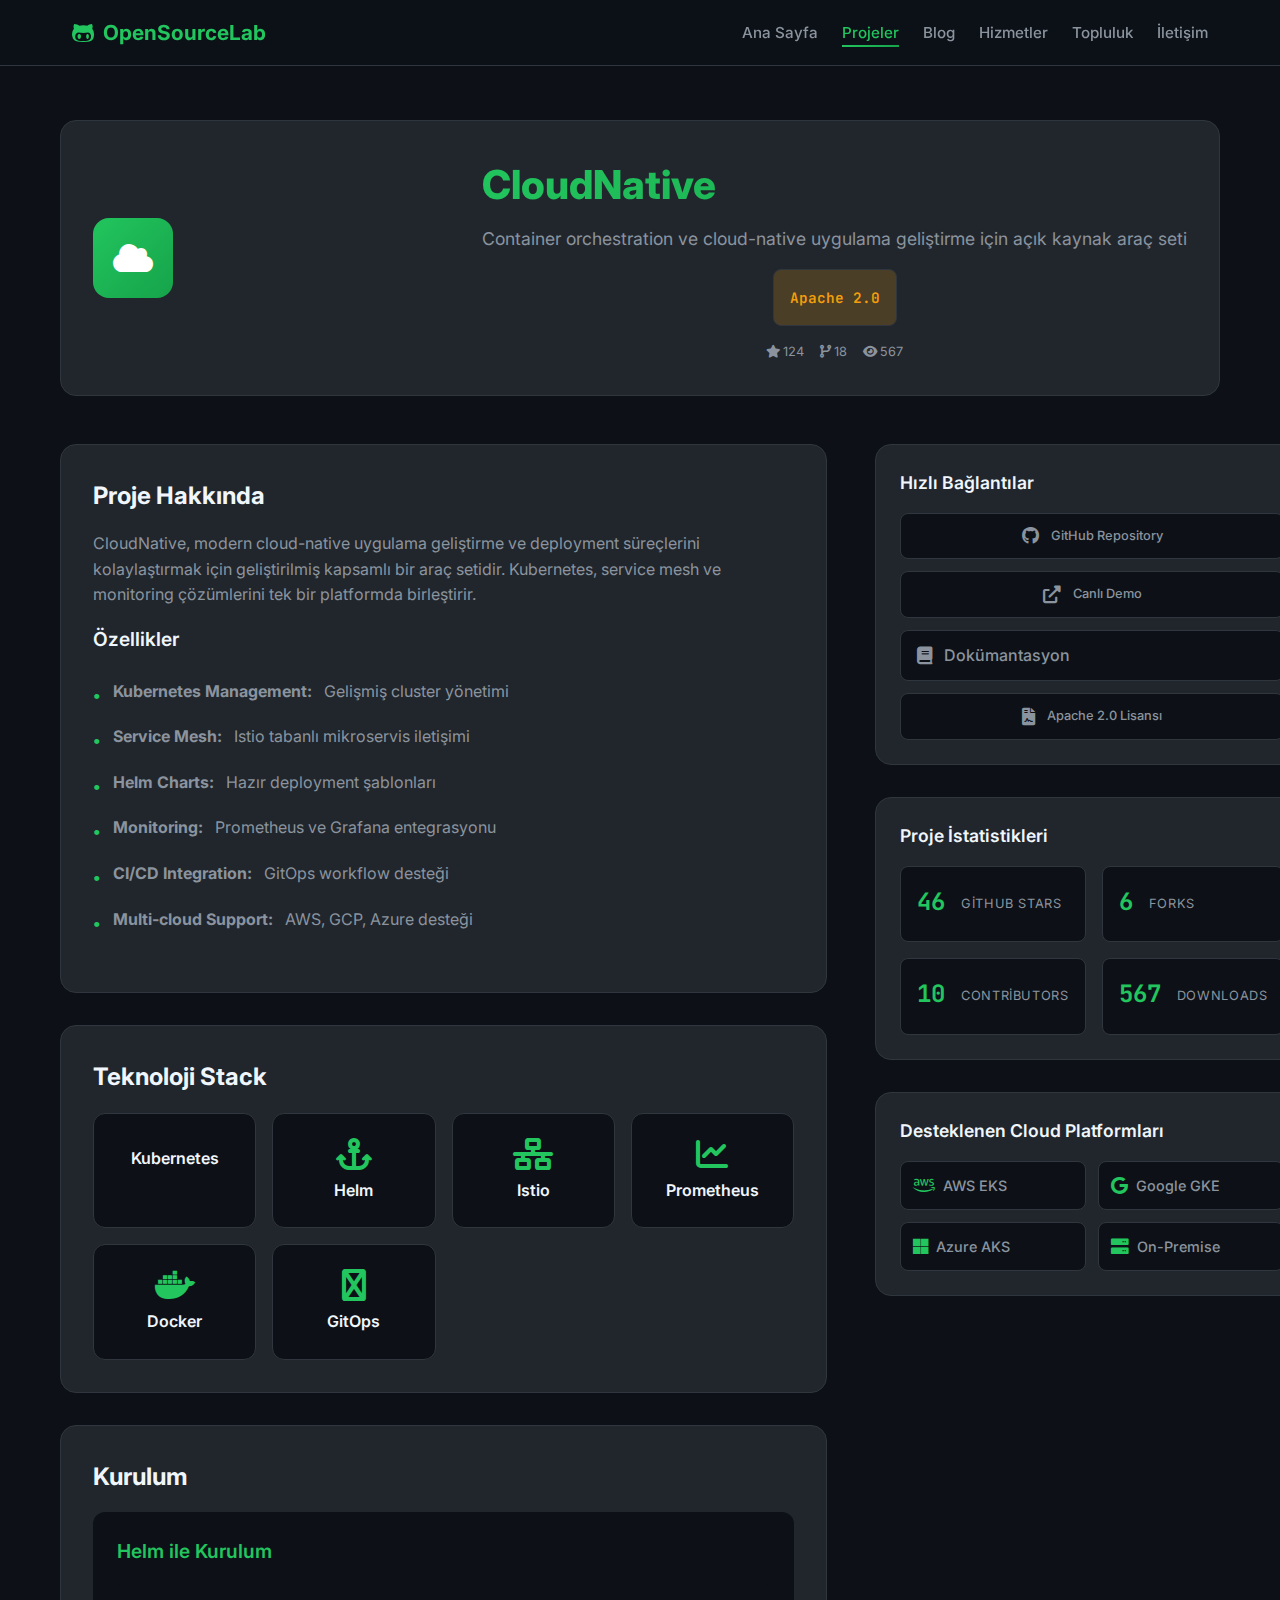
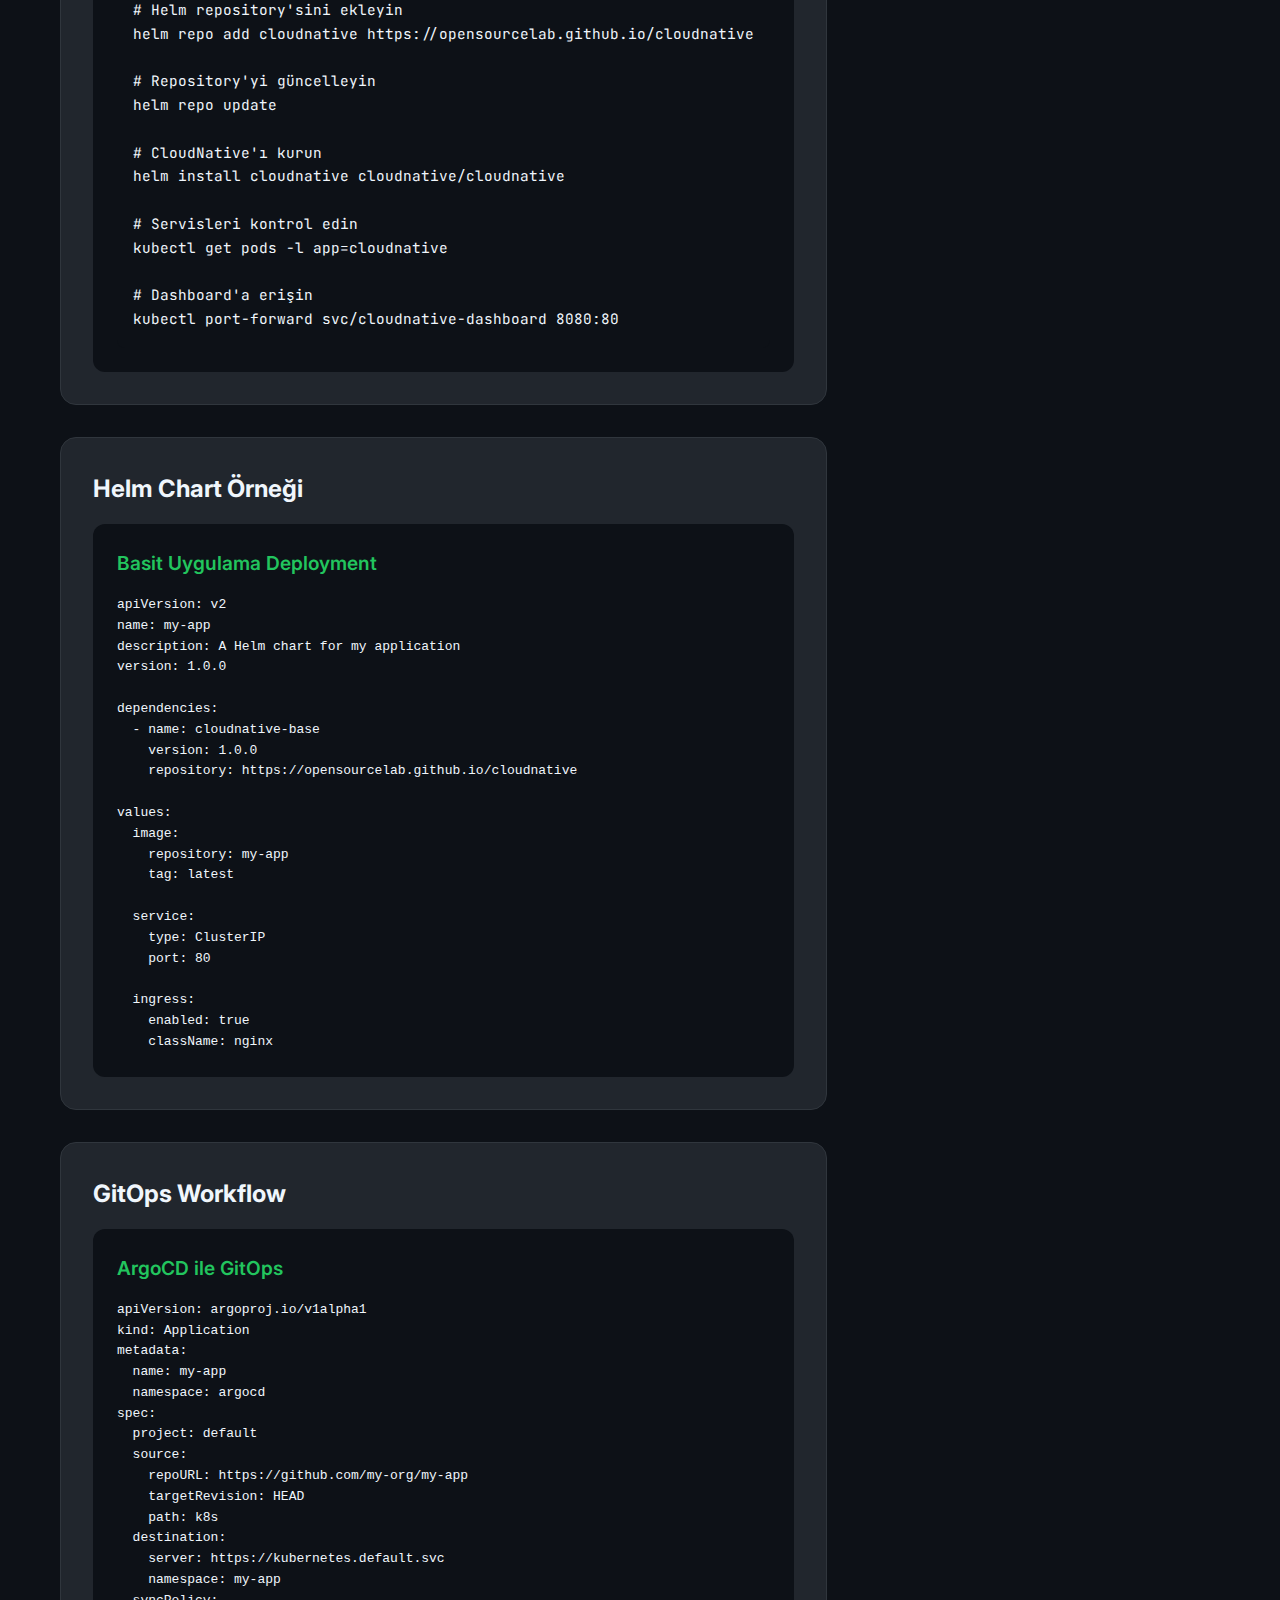
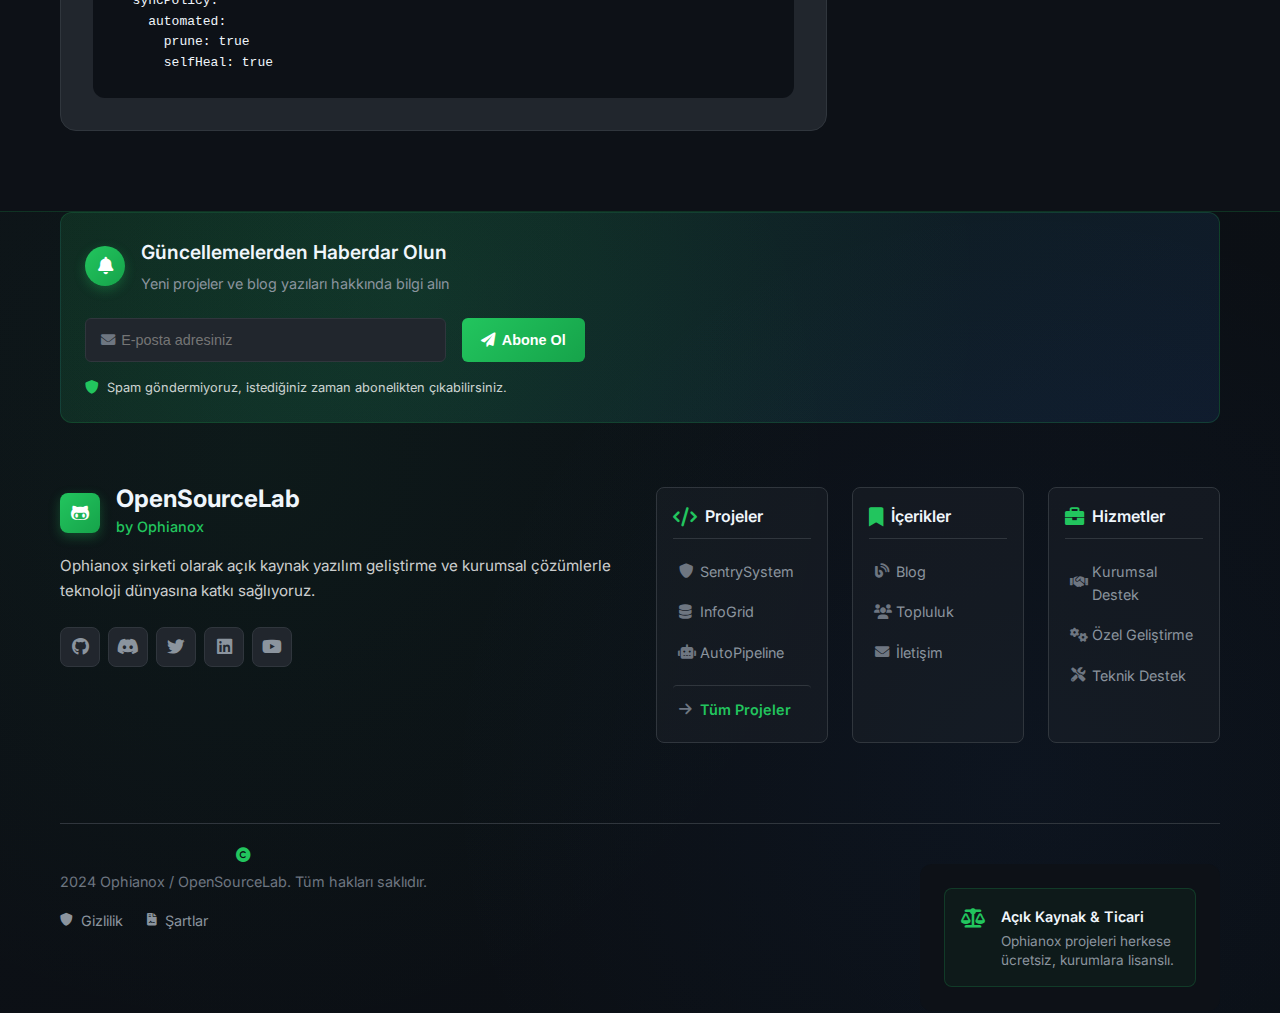
<file: projeler/cloudnative.html>
<!DOCTYPE html>
<html lang="tr">
<head>
    <meta charset="UTF-8">
    <meta name="viewport" content="width=device-width, initial-scale=1.0">
    <title>CloudNative - OpenSourceLab</title>
    <link rel="stylesheet" href="../style.css">
    <link href="https://cdnjs.cloudflare.com/ajax/libs/font-awesome/6.0.0/css/all.min.css" rel="stylesheet">
    <link href="https://fonts.googleapis.com/css2?family=JetBrains+Mono:wght@300;400;500;600;700&family=Inter:wght@300;400;500;600;700&display=swap" rel="stylesheet">
</head>
<body>
    <!-- Navigation -->
    <nav class="navbar">
        <div class="nav-container">
            <div class="nav-logo">
                <i class="fab fa-github-alt"></i>
                <span>OpenSourceLab</span>
            </div>
            <ul class="nav-menu">
                <li><a href="../index.html" class="nav-link">Ana Sayfa</a></li>
                <li><a href="../projeler.html" class="nav-link active">Projeler</a></li>
                <li><a href="../blog.html" class="nav-link">Blog</a></li>
                <li><a href="../hizmetler.html" class="nav-link">Hizmetler</a></li>
                <li><a href="../topluluk.html" class="nav-link">Topluluk</a></li>
                <li><a href="../iletisim.html" class="nav-link">İletişim</a></li>
            </ul>
            <div class="hamburger">
                <span></span>
                <span></span>
                <span></span>
            </div>
        </div>
    </nav>

    <!-- Project Detail Section -->
    <section class="project-detail">
        <div class="container">
            <div class="project-header">
                <div class="project-icon-large">
                    <i class="fas fa-cloud"></i>
                </div>
                <div class="project-info">
                    <h1>CloudNative</h1>
                    <p class="project-description">Container orchestration ve cloud-native uygulama geliştirme için açık kaynak araç seti</p>
                    <div class="project-meta">
                        <div class="license-badge apache">Apache 2.0</div>
                        <div class="github-stats">
                            <span><i class="fas fa-star"></i> 124</span>
                            <span><i class="fas fa-code-branch"></i> 18</span>
                            <span><i class="fas fa-eye"></i> 567</span>
                        </div>
                    </div>
                </div>
            </div>

            <div class="project-content">
                <div class="project-main">
                    <div class="section">
                        <h2>Proje Hakkında</h2>
                        <p>CloudNative, modern cloud-native uygulama geliştirme ve deployment süreçlerini kolaylaştırmak için geliştirilmiş kapsamlı bir araç setidir. Kubernetes, service mesh ve monitoring çözümlerini tek bir platformda birleştirir.</p>
                        
                        <h3>Özellikler</h3>
                        <ul>
                            <li><strong>Kubernetes Management:</strong> Gelişmiş cluster yönetimi</li>
                            <li><strong>Service Mesh:</strong> Istio tabanlı mikroservis iletişimi</li>
                            <li><strong>Helm Charts:</strong> Hazır deployment şablonları</li>
                            <li><strong>Monitoring:</strong> Prometheus ve Grafana entegrasyonu</li>
                            <li><strong>CI/CD Integration:</strong> GitOps workflow desteği</li>
                            <li><strong>Multi-cloud Support:</strong> AWS, GCP, Azure desteği</li>
                        </ul>
                    </div>

                    <div class="section">
                        <h2>Teknoloji Stack</h2>
                        <div class="tech-stack-detail">
                            <div class="tech-item">
                                <i class="fab fa-kubernetes"></i>
                                <span>Kubernetes</span>
                            </div>
                            <div class="tech-item">
                                <i class="fas fa-anchor"></i>
                                <span>Helm</span>
                            </div>
                            <div class="tech-item">
                                <i class="fas fa-network-wired"></i>
                                <span>Istio</span>
                            </div>
                            <div class="tech-item">
                                <i class="fas fa-chart-line"></i>
                                <span>Prometheus</span>
                            </div>
                            <div class="tech-item">
                                <i class="fab fa-docker"></i>
                                <span>Docker</span>
                            </div>
                            <div class="tech-item">
                                <i class="fas fa-git-alt"></i>
                                <span>GitOps</span>
                            </div>
                        </div>
                    </div>

                    <div class="section">
                        <h2>Kurulum</h2>
                        <div class="installation">
                            <h3>Helm ile Kurulum</h3>
                            <pre><code># Helm repository'sini ekleyin
helm repo add cloudnative https://opensourcelab.github.io/cloudnative

# Repository'yi güncelleyin
helm repo update

# CloudNative'ı kurun
helm install cloudnative cloudnative/cloudnative

# Servisleri kontrol edin
kubectl get pods -l app=cloudnative

# Dashboard'a erişin
kubectl port-forward svc/cloudnative-dashboard 8080:80</code></pre>
                        </div>
                    </div>

                    <div class="section">
                        <h2>Helm Chart Örneği</h2>
                        <div class="helm-example">
                            <h3>Basit Uygulama Deployment</h3>
                            <pre><code>apiVersion: v2
name: my-app
description: A Helm chart for my application
version: 1.0.0

dependencies:
  - name: cloudnative-base
    version: 1.0.0
    repository: https://opensourcelab.github.io/cloudnative

values:
  image:
    repository: my-app
    tag: latest
  
  service:
    type: ClusterIP
    port: 80
  
  ingress:
    enabled: true
    className: nginx</code></pre>
                        </div>
                    </div>

                    <div class="section">
                        <h2>GitOps Workflow</h2>
                        <div class="gitops-workflow">
                            <h3>ArgoCD ile GitOps</h3>
                            <pre><code>apiVersion: argoproj.io/v1alpha1
kind: Application
metadata:
  name: my-app
  namespace: argocd
spec:
  project: default
  source:
    repoURL: https://github.com/my-org/my-app
    targetRevision: HEAD
    path: k8s
  destination:
    server: https://kubernetes.default.svc
    namespace: my-app
  syncPolicy:
    automated:
      prune: true
      selfHeal: true</code></pre>
                        </div>
                    </div>
                </div>

                <div class="project-sidebar">
                    <div class="sidebar-section">
                        <h3>Hızlı Bağlantılar</h3>
                        <div class="quick-links">
                            <a href="#" class="btn-github">
                                <i class="fab fa-github"></i>
                                GitHub Repository
                            </a>
                            <a href="#" class="btn-demo">
                                <i class="fas fa-external-link-alt"></i>
                                Canlı Demo
                            </a>
                            <a href="#" class="btn-docs">
                                <i class="fas fa-book"></i>
                                Dokümantasyon
                            </a>
                            <a href="#" class="btn-license">
                                <i class="fas fa-file-contract"></i>
                                Apache 2.0 Lisansı
                            </a>
                        </div>
                    </div>

                    <div class="sidebar-section">
                        <h3>Proje İstatistikleri</h3>
                        <div class="project-stats">
                            <div class="stat-item">
                                <span class="stat-number">124</span>
                                <span class="stat-label">GitHub Stars</span>
                            </div>
                            <div class="stat-item">
                                <span class="stat-number">18</span>
                                <span class="stat-label">Forks</span>
                            </div>
                            <div class="stat-item">
                                <span class="stat-number">10</span>
                                <span class="stat-label">Contributors</span>
                            </div>
                            <div class="stat-item">
                                <span class="stat-number">567</span>
                                <span class="stat-label">Downloads</span>
                            </div>
                        </div>
                    </div>

                    <div class="sidebar-section">
                        <h3>Desteklenen Cloud Platformları</h3>
                        <div class="supported-clouds">
                            <div class="cloud-item">
                                <i class="fab fa-aws"></i>
                                <span>AWS EKS</span>
                            </div>
                            <div class="cloud-item">
                                <i class="fab fa-google"></i>
                                <span>Google GKE</span>
                            </div>
                            <div class="cloud-item">
                                <i class="fab fa-microsoft"></i>
                                <span>Azure AKS</span>
                            </div>
                            <div class="cloud-item">
                                <i class="fas fa-server"></i>
                                <span>On-Premise</span>
                            </div>
                        </div>
                    </div>
                </div>
            </div>
        </div>
    </section>

    <!-- Include Footer -->
    <div id="footer-placeholder"></div>

    <script src="../script.js"></script>
    <script>
        // Load footer
        fetch('../footer.html')
            .then(response => response.text())
            .then(data => {
                document.getElementById('footer-placeholder').innerHTML = data;
            });
    </script>
</body>
</html>
</file>
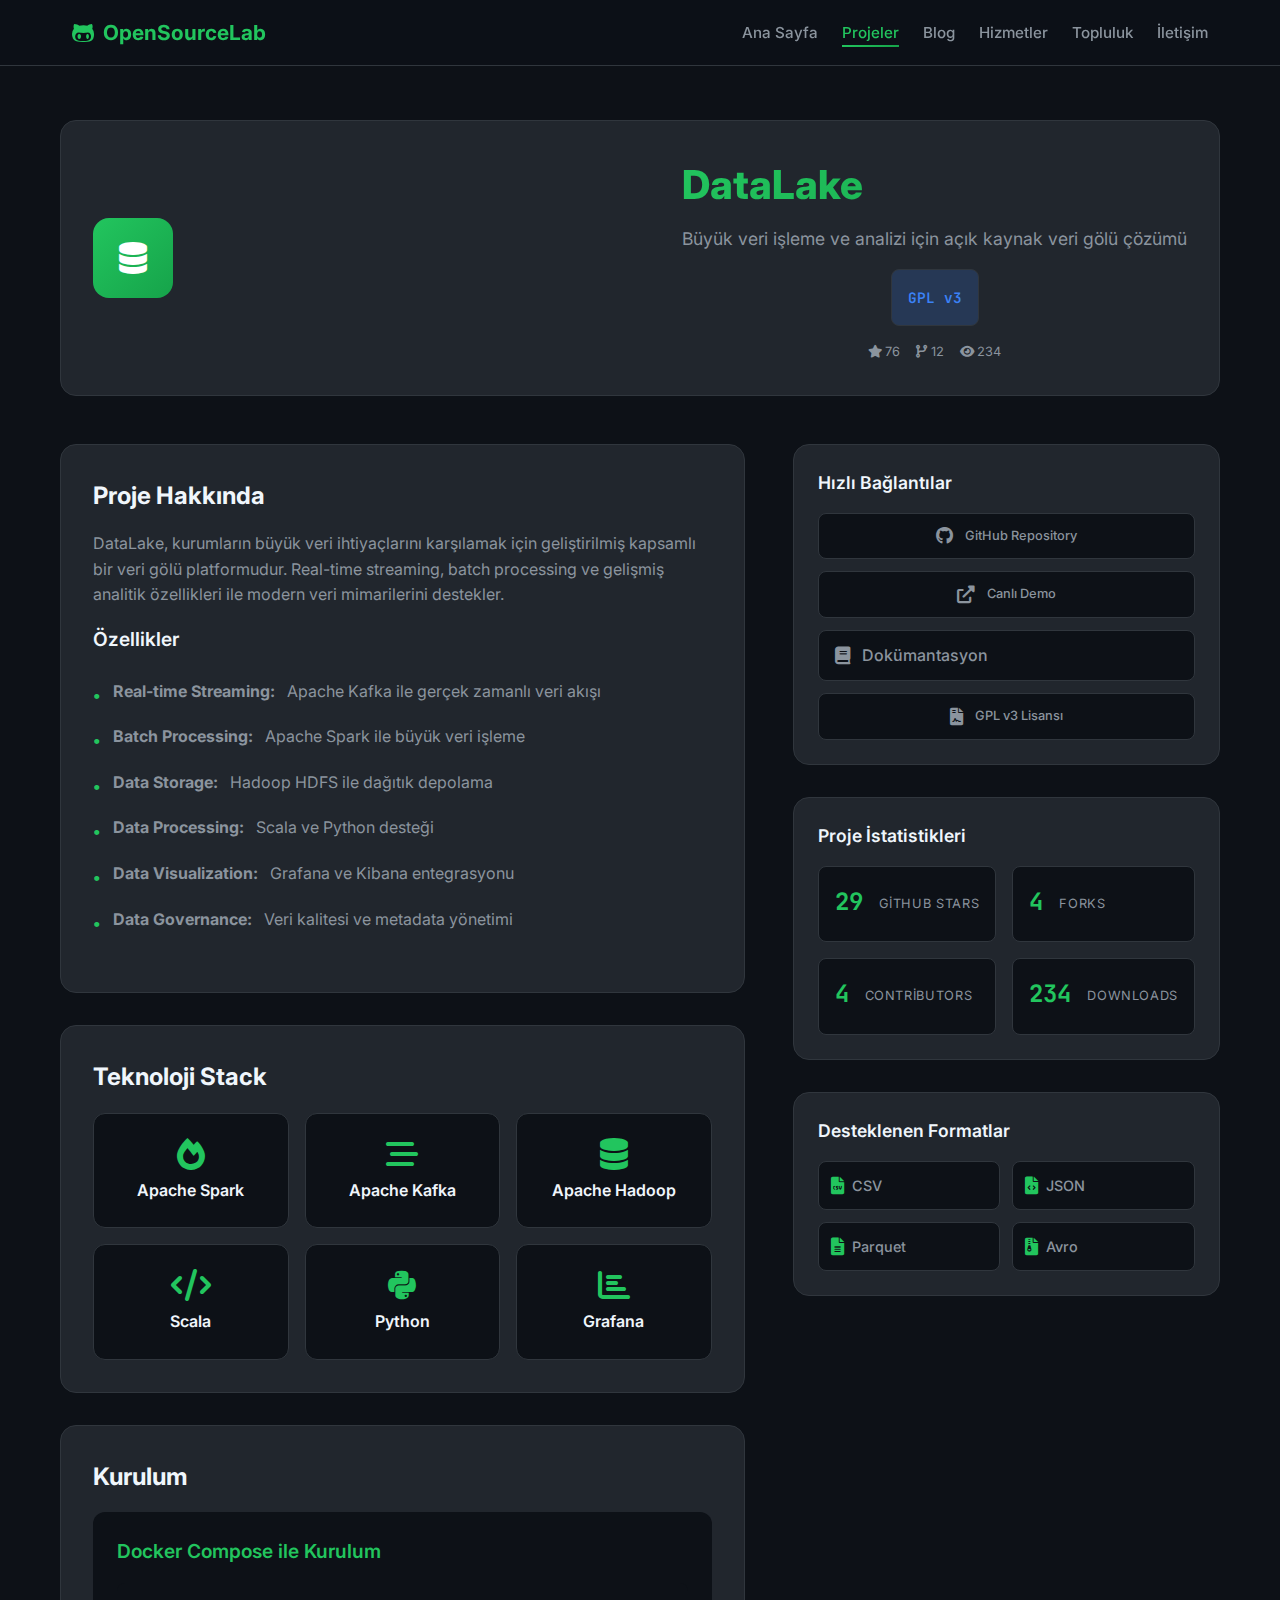
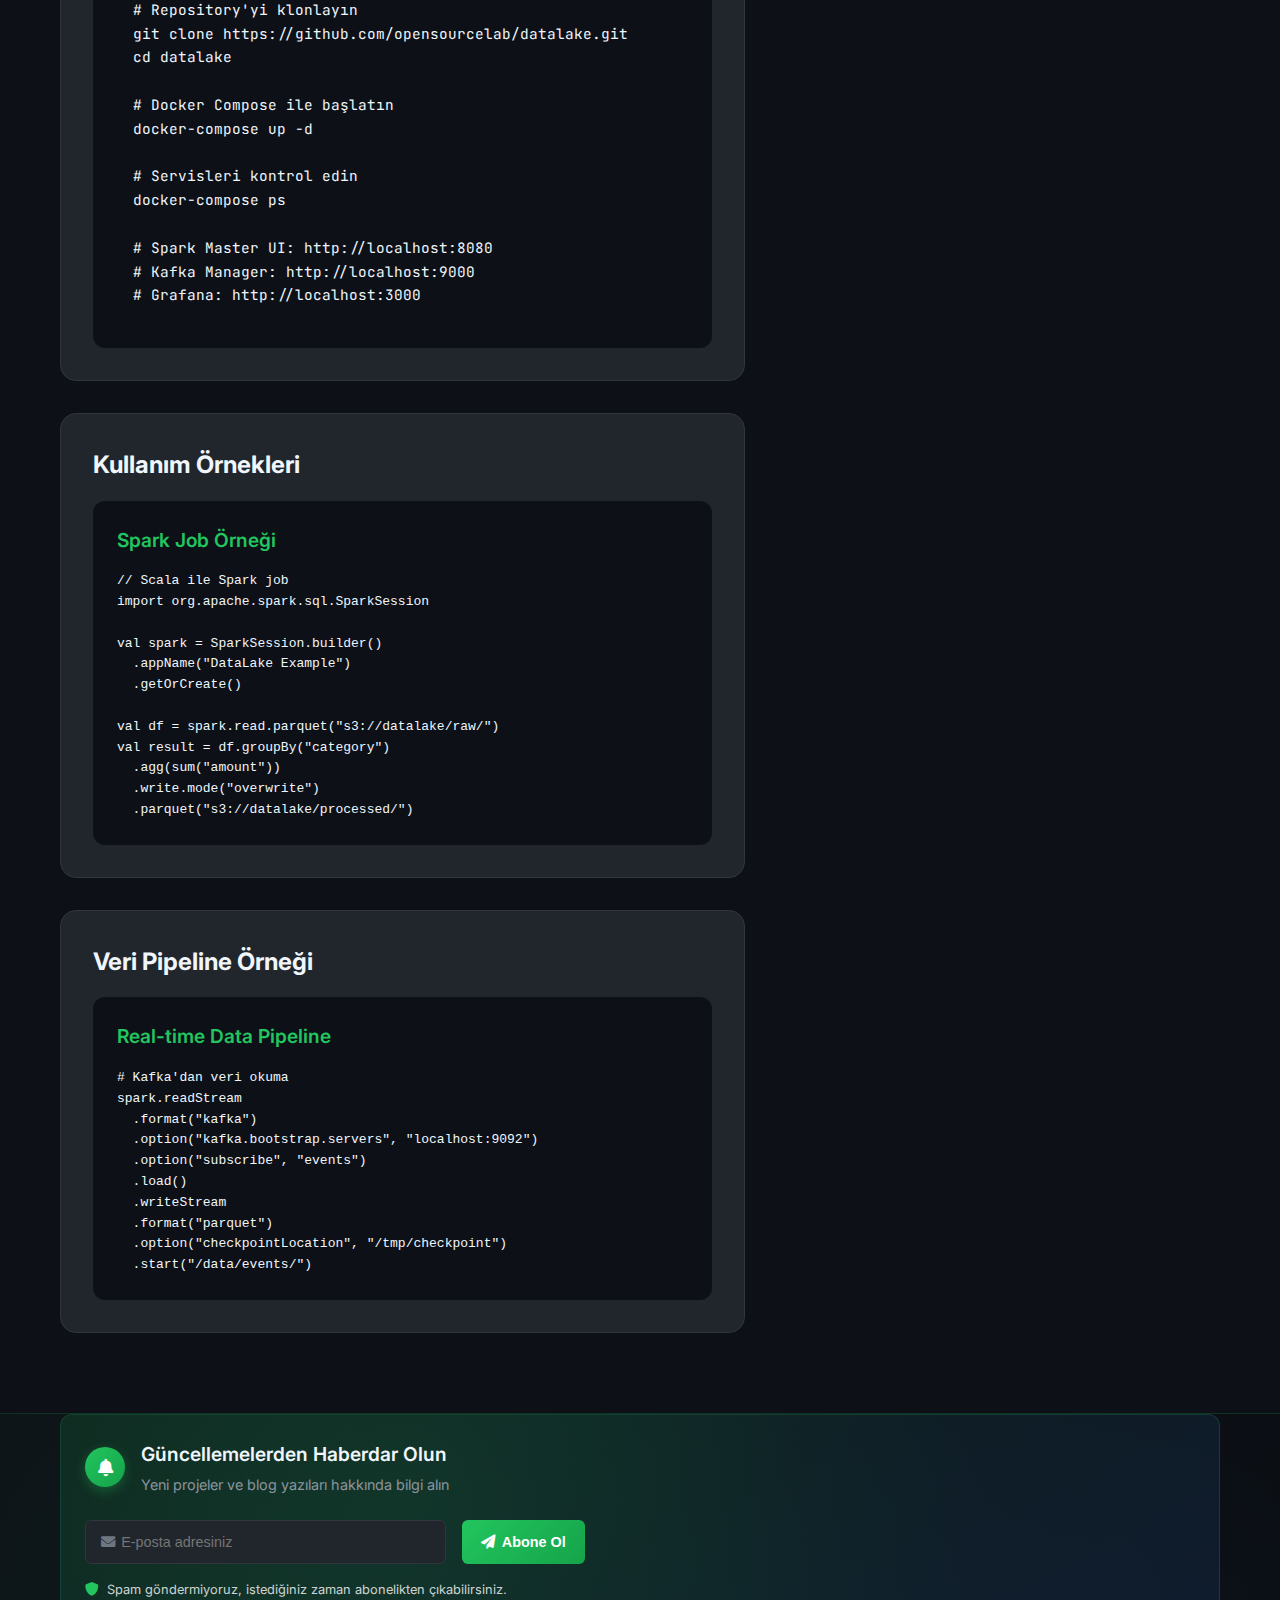
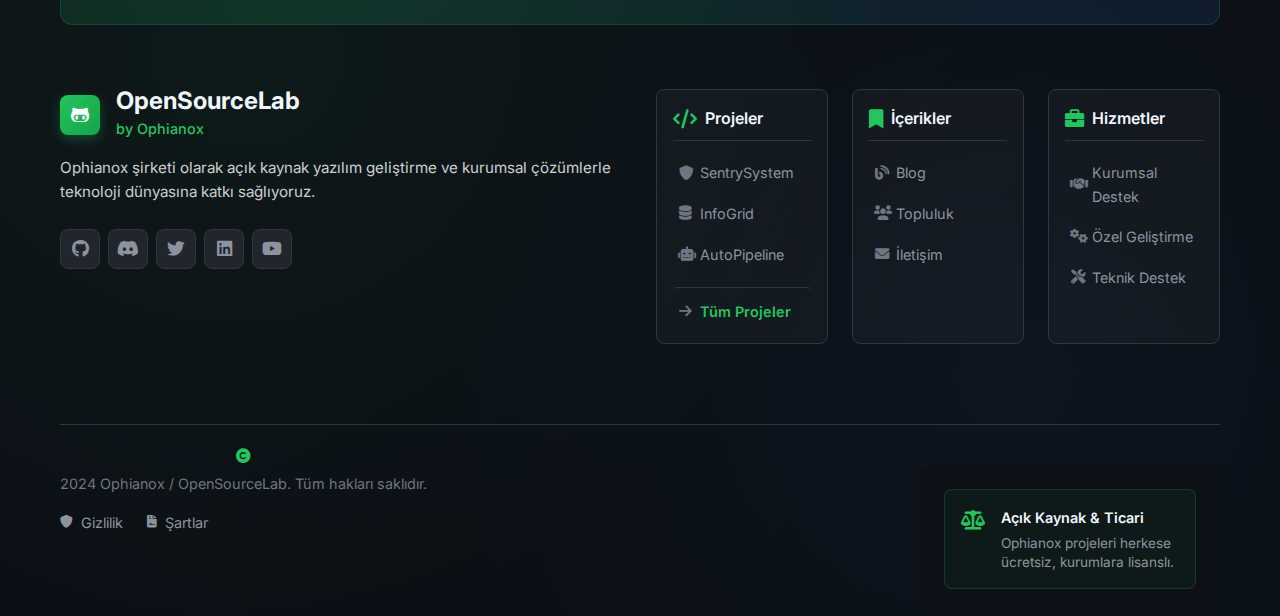
<file: projeler/datalake.html>
<!DOCTYPE html>
<html lang="tr">
<head>
    <meta charset="UTF-8">
    <meta name="viewport" content="width=device-width, initial-scale=1.0">
    <title>DataLake - OpenSourceLab</title>
    <link rel="stylesheet" href="../style.css">
    <link href="https://cdnjs.cloudflare.com/ajax/libs/font-awesome/6.0.0/css/all.min.css" rel="stylesheet">
    <link href="https://fonts.googleapis.com/css2?family=JetBrains+Mono:wght@300;400;500;600;700&family=Inter:wght@300;400;500;600;700&display=swap" rel="stylesheet">
</head>
<body>
    <!-- Navigation -->
    <nav class="navbar">
        <div class="nav-container">
            <div class="nav-logo">
                <i class="fab fa-github-alt"></i>
                <span>OpenSourceLab</span>
            </div>
            <ul class="nav-menu">
                <li><a href="../index.html" class="nav-link">Ana Sayfa</a></li>
                <li><a href="../projeler.html" class="nav-link active">Projeler</a></li>
                <li><a href="../blog.html" class="nav-link">Blog</a></li>
                <li><a href="../hizmetler.html" class="nav-link">Hizmetler</a></li>
                <li><a href="../topluluk.html" class="nav-link">Topluluk</a></li>
                <li><a href="../iletisim.html" class="nav-link">İletişim</a></li>
            </ul>
            <div class="hamburger">
                <span></span>
                <span></span>
                <span></span>
            </div>
        </div>
    </nav>

    <!-- Project Detail Section -->
    <section class="project-detail">
        <div class="container">
            <div class="project-header">
                <div class="project-icon-large">
                    <i class="fas fa-database"></i>
                </div>
                <div class="project-info">
                    <h1>DataLake</h1>
                    <p class="project-description">Büyük veri işleme ve analizi için açık kaynak veri gölü çözümü</p>
                    <div class="project-meta">
                        <div class="license-badge gpl">GPL v3</div>
                        <div class="github-stats">
                            <span><i class="fas fa-star"></i> 76</span>
                            <span><i class="fas fa-code-branch"></i> 12</span>
                            <span><i class="fas fa-eye"></i> 234</span>
                        </div>
                    </div>
                </div>
            </div>

            <div class="project-content">
                <div class="project-main">
                    <div class="section">
                        <h2>Proje Hakkında</h2>
                        <p>DataLake, kurumların büyük veri ihtiyaçlarını karşılamak için geliştirilmiş kapsamlı bir veri gölü platformudur. Real-time streaming, batch processing ve gelişmiş analitik özellikleri ile modern veri mimarilerini destekler.</p>
                        
                        <h3>Özellikler</h3>
                        <ul>
                            <li><strong>Real-time Streaming:</strong> Apache Kafka ile gerçek zamanlı veri akışı</li>
                            <li><strong>Batch Processing:</strong> Apache Spark ile büyük veri işleme</li>
                            <li><strong>Data Storage:</strong> Hadoop HDFS ile dağıtık depolama</li>
                            <li><strong>Data Processing:</strong> Scala ve Python desteği</li>
                            <li><strong>Data Visualization:</strong> Grafana ve Kibana entegrasyonu</li>
                            <li><strong>Data Governance:</strong> Veri kalitesi ve metadata yönetimi</li>
                        </ul>
                    </div>

                    <div class="section">
                        <h2>Teknoloji Stack</h2>
                        <div class="tech-stack-detail">
                            <div class="tech-item">
                                <i class="fas fa-fire"></i>
                                <span>Apache Spark</span>
                            </div>
                            <div class="tech-item">
                                <i class="fas fa-stream"></i>
                                <span>Apache Kafka</span>
                            </div>
                            <div class="tech-item">
                                <i class="fas fa-database"></i>
                                <span>Apache Hadoop</span>
                            </div>
                            <div class="tech-item">
                                <i class="fas fa-code"></i>
                                <span>Scala</span>
                            </div>
                            <div class="tech-item">
                                <i class="fab fa-python"></i>
                                <span>Python</span>
                            </div>
                            <div class="tech-item">
                                <i class="fas fa-chart-bar"></i>
                                <span>Grafana</span>
                            </div>
                        </div>
                    </div>

                    <div class="section">
                        <h2>Kurulum</h2>
                        <div class="installation">
                            <h3>Docker Compose ile Kurulum</h3>
                            <pre><code># Repository'yi klonlayın
git clone https://github.com/opensourcelab/datalake.git
cd datalake

# Docker Compose ile başlatın
docker-compose up -d

# Servisleri kontrol edin
docker-compose ps

# Spark Master UI: http://localhost:8080
# Kafka Manager: http://localhost:9000
# Grafana: http://localhost:3000</code></pre>
                        </div>
                    </div>

                    <div class="section">
                        <h2>Kullanım Örnekleri</h2>
                        <div class="usage-examples">
                            <h3>Spark Job Örneği</h3>
                            <pre><code>// Scala ile Spark job
import org.apache.spark.sql.SparkSession

val spark = SparkSession.builder()
  .appName("DataLake Example")
  .getOrCreate()

val df = spark.read.parquet("s3://datalake/raw/")
val result = df.groupBy("category")
  .agg(sum("amount"))
  .write.mode("overwrite")
  .parquet("s3://datalake/processed/")</code></pre>
                        </div>
                    </div>

                    <div class="section">
                        <h2>Veri Pipeline Örneği</h2>
                        <div class="pipeline-example">
                            <h3>Real-time Data Pipeline</h3>
                            <pre><code># Kafka'dan veri okuma
spark.readStream
  .format("kafka")
  .option("kafka.bootstrap.servers", "localhost:9092")
  .option("subscribe", "events")
  .load()
  .writeStream
  .format("parquet")
  .option("checkpointLocation", "/tmp/checkpoint")
  .start("/data/events/")</code></pre>
                        </div>
                    </div>
                </div>

                <div class="project-sidebar">
                    <div class="sidebar-section">
                        <h3>Hızlı Bağlantılar</h3>
                        <div class="quick-links">
                            <a href="#" class="btn-github">
                                <i class="fab fa-github"></i>
                                GitHub Repository
                            </a>
                            <a href="#" class="btn-demo">
                                <i class="fas fa-external-link-alt"></i>
                                Canlı Demo
                            </a>
                            <a href="#" class="btn-docs">
                                <i class="fas fa-book"></i>
                                Dokümantasyon
                            </a>
                            <a href="#" class="btn-license">
                                <i class="fas fa-file-contract"></i>
                                GPL v3 Lisansı
                            </a>
                        </div>
                    </div>

                    <div class="sidebar-section">
                        <h3>Proje İstatistikleri</h3>
                        <div class="project-stats">
                            <div class="stat-item">
                                <span class="stat-number">76</span>
                                <span class="stat-label">GitHub Stars</span>
                            </div>
                            <div class="stat-item">
                                <span class="stat-number">12</span>
                                <span class="stat-label">Forks</span>
                            </div>
                            <div class="stat-item">
                                <span class="stat-number">4</span>
                                <span class="stat-label">Contributors</span>
                            </div>
                            <div class="stat-item">
                                <span class="stat-number">234</span>
                                <span class="stat-label">Downloads</span>
                            </div>
                        </div>
                    </div>

                    <div class="sidebar-section">
                        <h3>Desteklenen Formatlar</h3>
                        <div class="supported-formats">
                            <div class="format-item">
                                <i class="fas fa-file-csv"></i>
                                <span>CSV</span>
                            </div>
                            <div class="format-item">
                                <i class="fas fa-file-code"></i>
                                <span>JSON</span>
                            </div>
                            <div class="format-item">
                                <i class="fas fa-file-alt"></i>
                                <span>Parquet</span>
                            </div>
                            <div class="format-item">
                                <i class="fas fa-file-archive"></i>
                                <span>Avro</span>
                            </div>
                        </div>
                    </div>
                </div>
            </div>
        </div>
    </section>

    <!-- Include Footer -->
    <div id="footer-placeholder"></div>

    <script src="../script.js"></script>
    <script>
        // Load footer
        fetch('../footer.html')
            .then(response => response.text())
            .then(data => {
                document.getElementById('footer-placeholder').innerHTML = data;
            });
    </script>
</body>
</html>
</file>
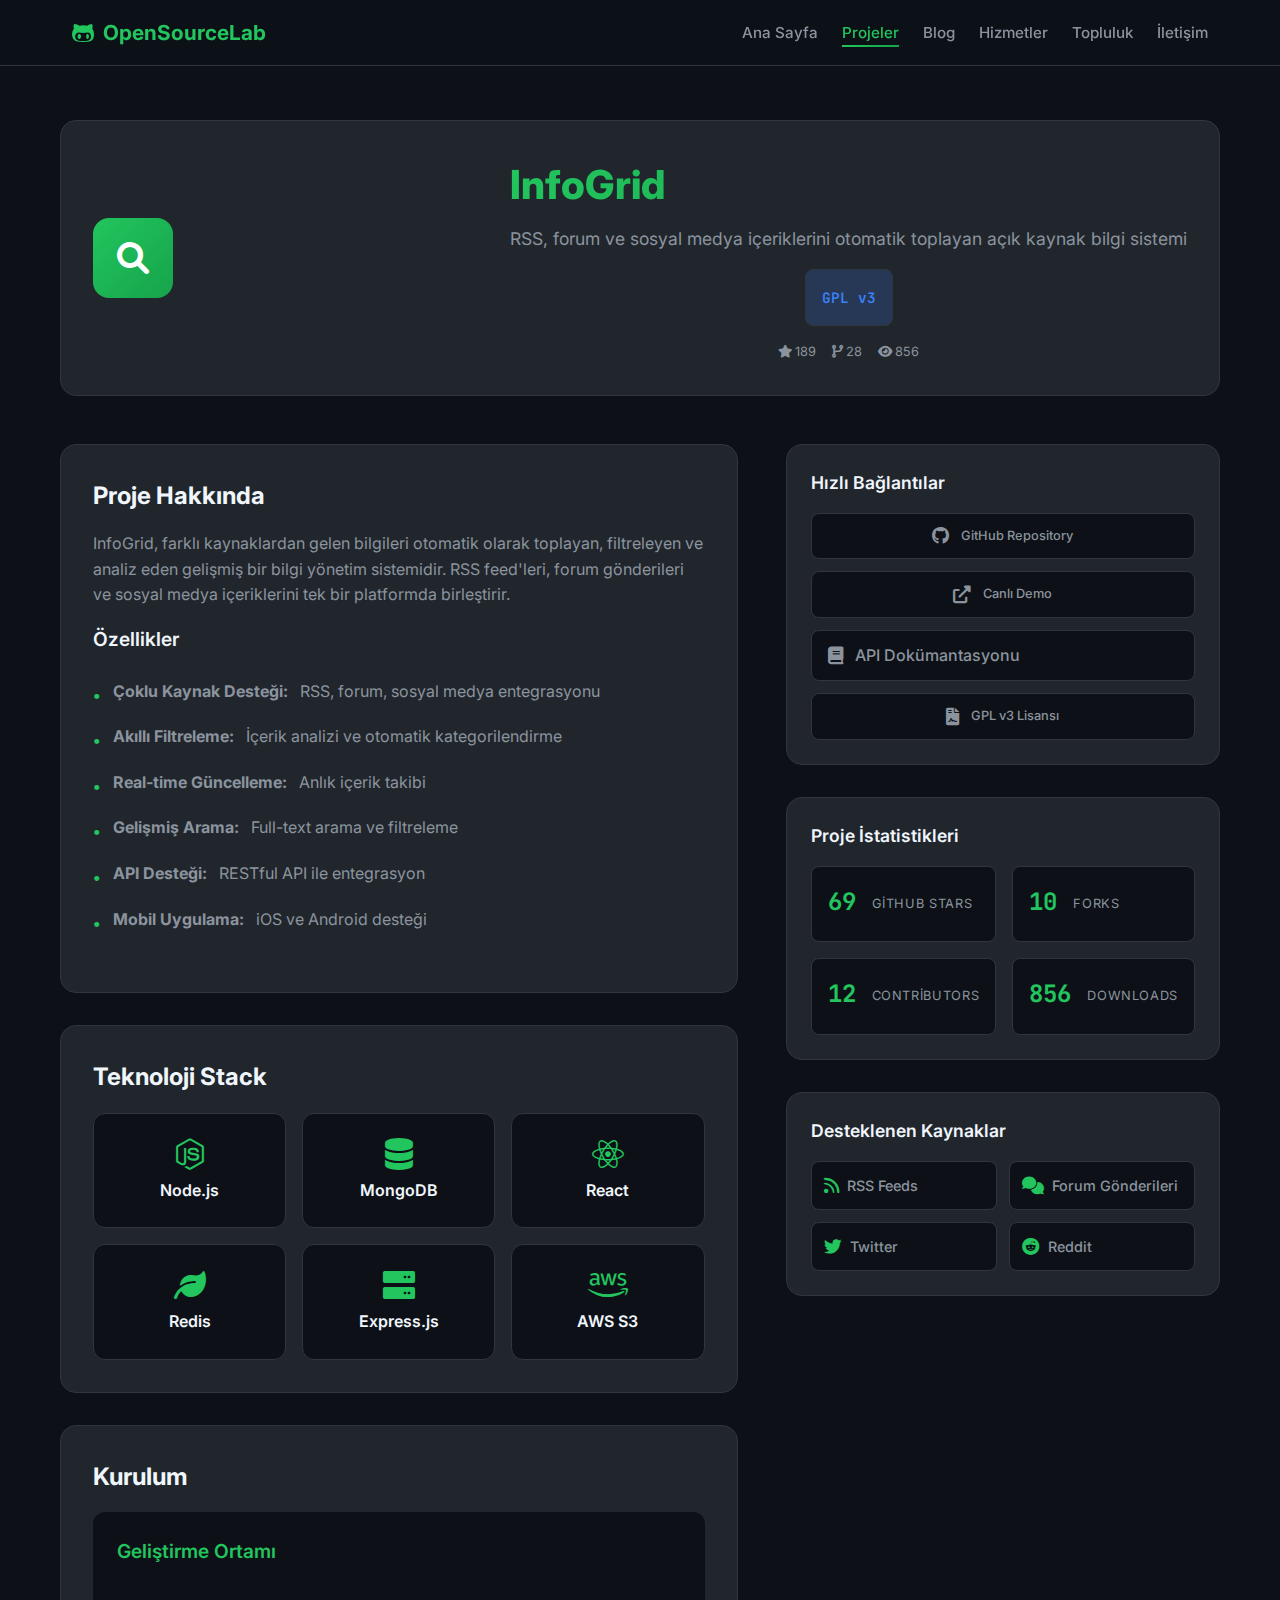
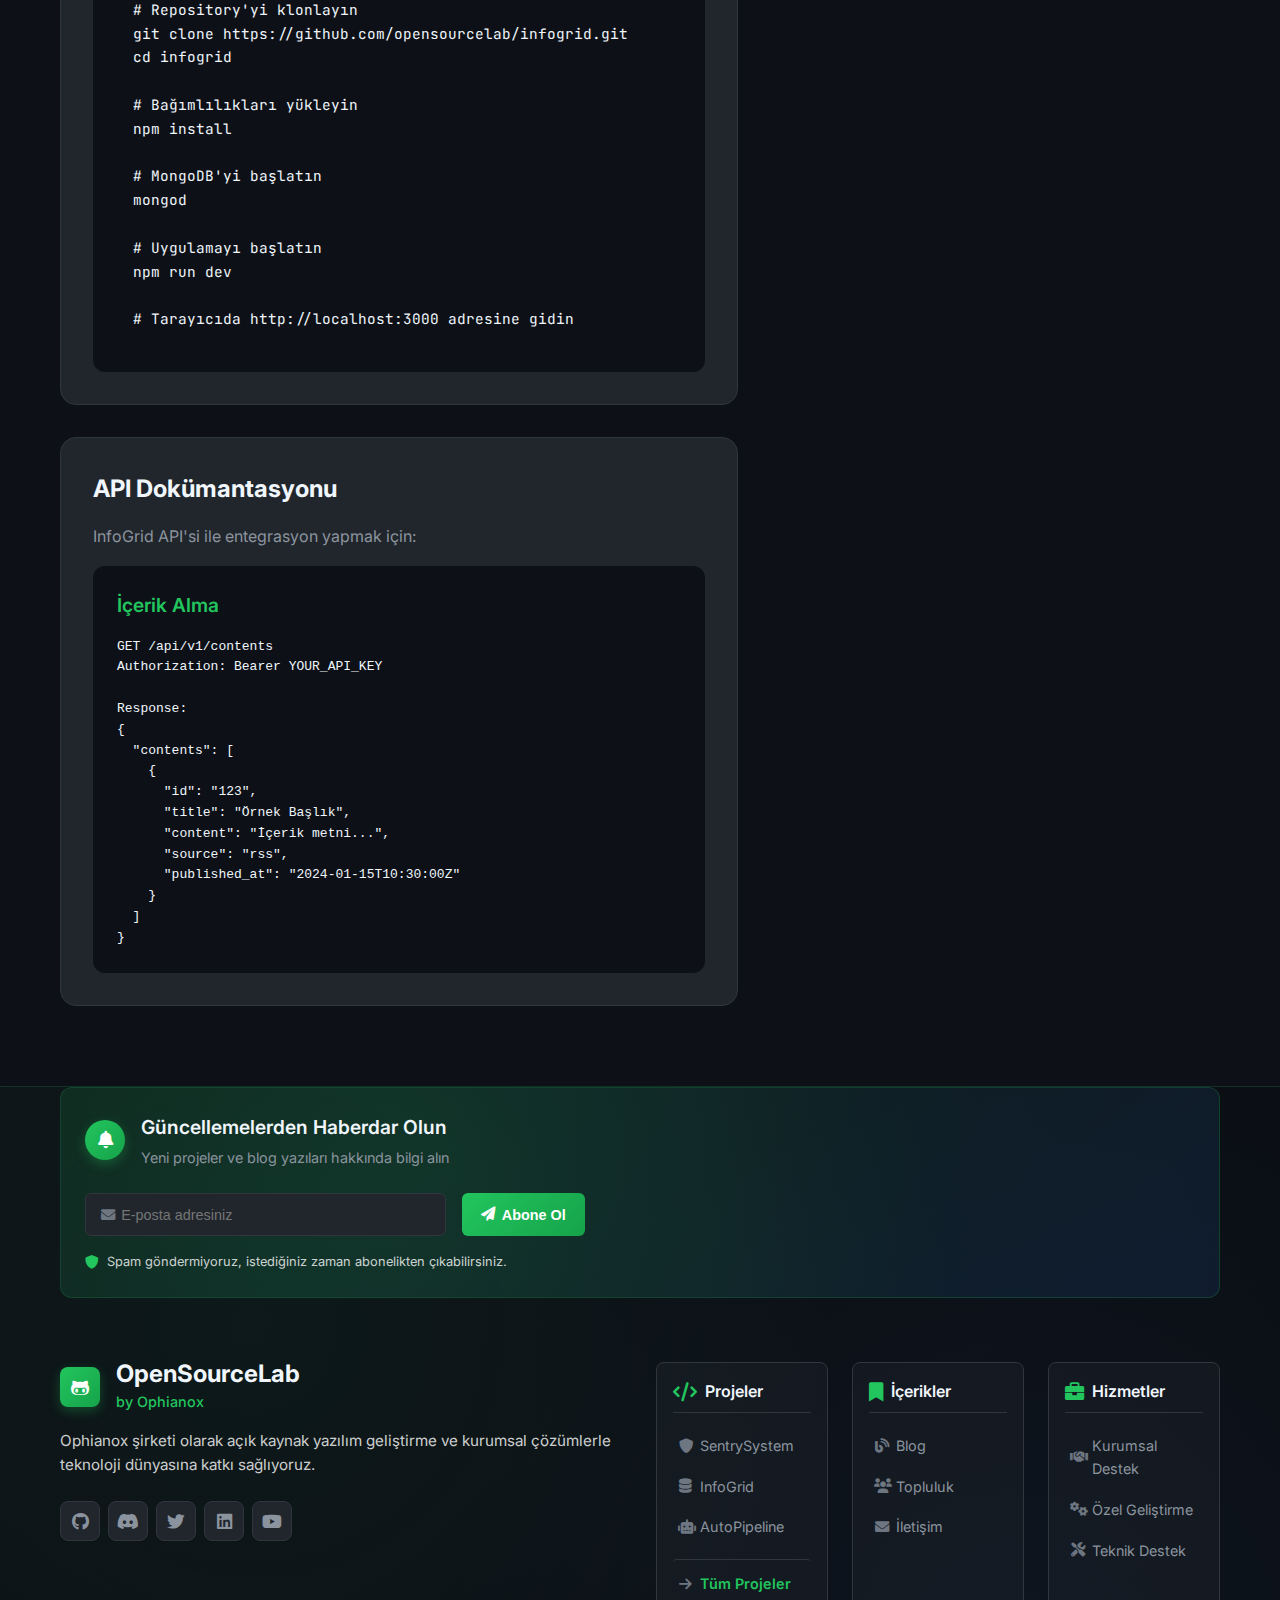
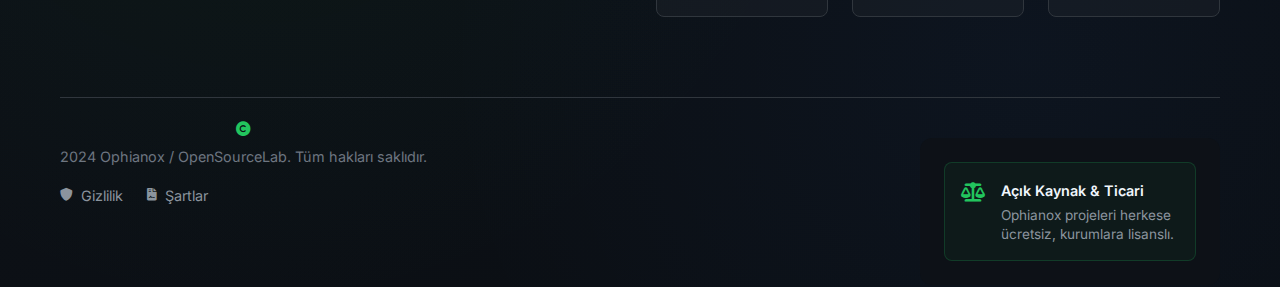
<file: projeler/infogrid.html>
<!DOCTYPE html>
<html lang="tr">
<head>
    <meta charset="UTF-8">
    <meta name="viewport" content="width=device-width, initial-scale=1.0">
    <title>InfoGrid - OpenSourceLab</title>
    <link rel="stylesheet" href="../style.css">
    <link href="https://cdnjs.cloudflare.com/ajax/libs/font-awesome/6.0.0/css/all.min.css" rel="stylesheet">
    <link href="https://fonts.googleapis.com/css2?family=JetBrains+Mono:wght@300;400;500;600;700&family=Inter:wght@300;400;500;600;700&display=swap" rel="stylesheet">
</head>
<body>
    <!-- Navigation -->
    <nav class="navbar">
        <div class="nav-container">
            <div class="nav-logo">
                <i class="fab fa-github-alt"></i>
                <span>OpenSourceLab</span>
            </div>
            <ul class="nav-menu">
                <li><a href="../index.html" class="nav-link">Ana Sayfa</a></li>
                <li><a href="../projeler.html" class="nav-link active">Projeler</a></li>
                <li><a href="../blog.html" class="nav-link">Blog</a></li>
                <li><a href="../hizmetler.html" class="nav-link">Hizmetler</a></li>
                <li><a href="../topluluk.html" class="nav-link">Topluluk</a></li>
                <li><a href="../iletisim.html" class="nav-link">İletişim</a></li>
            </ul>
            <div class="hamburger">
                <span></span>
                <span></span>
                <span></span>
            </div>
        </div>
    </nav>

    <!-- Project Detail Section -->
    <section class="project-detail">
        <div class="container">
            <div class="project-header">
                <div class="project-icon-large">
                    <i class="fas fa-search"></i>
                </div>
                <div class="project-info">
                    <h1>InfoGrid</h1>
                    <p class="project-description">RSS, forum ve sosyal medya içeriklerini otomatik toplayan açık kaynak bilgi sistemi</p>
                    <div class="project-meta">
                        <div class="license-badge gpl">GPL v3</div>
                        <div class="github-stats">
                            <span><i class="fas fa-star"></i> 189</span>
                            <span><i class="fas fa-code-branch"></i> 28</span>
                            <span><i class="fas fa-eye"></i> 856</span>
                        </div>
                    </div>
                </div>
            </div>

            <div class="project-content">
                <div class="project-main">
                    <div class="section">
                        <h2>Proje Hakkında</h2>
                        <p>InfoGrid, farklı kaynaklardan gelen bilgileri otomatik olarak toplayan, filtreleyen ve analiz eden gelişmiş bir bilgi yönetim sistemidir. RSS feed'leri, forum gönderileri ve sosyal medya içeriklerini tek bir platformda birleştirir.</p>
                        
                        <h3>Özellikler</h3>
                        <ul>
                            <li><strong>Çoklu Kaynak Desteği:</strong> RSS, forum, sosyal medya entegrasyonu</li>
                            <li><strong>Akıllı Filtreleme:</strong> İçerik analizi ve otomatik kategorilendirme</li>
                            <li><strong>Real-time Güncelleme:</strong> Anlık içerik takibi</li>
                            <li><strong>Gelişmiş Arama:</strong> Full-text arama ve filtreleme</li>
                            <li><strong>API Desteği:</strong> RESTful API ile entegrasyon</li>
                            <li><strong>Mobil Uygulama:</strong> iOS ve Android desteği</li>
                        </ul>
                    </div>

                    <div class="section">
                        <h2>Teknoloji Stack</h2>
                        <div class="tech-stack-detail">
                            <div class="tech-item">
                                <i class="fab fa-node-js"></i>
                                <span>Node.js</span>
                            </div>
                            <div class="tech-item">
                                <i class="fas fa-database"></i>
                                <span>MongoDB</span>
                            </div>
                            <div class="tech-item">
                                <i class="fab fa-react"></i>
                                <span>React</span>
                            </div>
                            <div class="tech-item">
                                <i class="fas fa-leaf"></i>
                                <span>Redis</span>
                            </div>
                            <div class="tech-item">
                                <i class="fas fa-server"></i>
                                <span>Express.js</span>
                            </div>
                            <div class="tech-item">
                                <i class="fab fa-aws"></i>
                                <span>AWS S3</span>
                            </div>
                        </div>
                    </div>

                    <div class="section">
                        <h2>Kurulum</h2>
                        <div class="installation">
                            <h3>Geliştirme Ortamı</h3>
                            <pre><code># Repository'yi klonlayın
git clone https://github.com/opensourcelab/infogrid.git
cd infogrid

# Bağımlılıkları yükleyin
npm install

# MongoDB'yi başlatın
mongod

# Uygulamayı başlatın
npm run dev

# Tarayıcıda http://localhost:3000 adresine gidin</code></pre>
                        </div>
                    </div>

                    <div class="section">
                        <h2>API Dokümantasyonu</h2>
                        <p>InfoGrid API'si ile entegrasyon yapmak için:</p>
                        <div class="api-examples">
                            <h3>İçerik Alma</h3>
                            <pre><code>GET /api/v1/contents
Authorization: Bearer YOUR_API_KEY

Response:
{
  "contents": [
    {
      "id": "123",
      "title": "Örnek Başlık",
      "content": "İçerik metni...",
      "source": "rss",
      "published_at": "2024-01-15T10:30:00Z"
    }
  ]
}</code></pre>
                        </div>
                    </div>
                </div>

                <div class="project-sidebar">
                    <div class="sidebar-section">
                        <h3>Hızlı Bağlantılar</h3>
                        <div class="quick-links">
                            <a href="#" class="btn-github">
                                <i class="fab fa-github"></i>
                                GitHub Repository
                            </a>
                            <a href="#" class="btn-demo">
                                <i class="fas fa-external-link-alt"></i>
                                Canlı Demo
                            </a>
                            <a href="#" class="btn-docs">
                                <i class="fas fa-book"></i>
                                API Dokümantasyonu
                            </a>
                            <a href="#" class="btn-license">
                                <i class="fas fa-file-contract"></i>
                                GPL v3 Lisansı
                            </a>
                        </div>
                    </div>

                    <div class="sidebar-section">
                        <h3>Proje İstatistikleri</h3>
                        <div class="project-stats">
                            <div class="stat-item">
                                <span class="stat-number">189</span>
                                <span class="stat-label">GitHub Stars</span>
                            </div>
                            <div class="stat-item">
                                <span class="stat-number">28</span>
                                <span class="stat-label">Forks</span>
                            </div>
                            <div class="stat-item">
                                <span class="stat-number">12</span>
                                <span class="stat-label">Contributors</span>
                            </div>
                            <div class="stat-item">
                                <span class="stat-number">856</span>
                                <span class="stat-label">Downloads</span>
                            </div>
                        </div>
                    </div>

                    <div class="sidebar-section">
                        <h3>Desteklenen Kaynaklar</h3>
                        <div class="supported-sources">
                            <div class="source-item">
                                <i class="fas fa-rss"></i>
                                <span>RSS Feeds</span>
                            </div>
                            <div class="source-item">
                                <i class="fas fa-comments"></i>
                                <span>Forum Gönderileri</span>
                            </div>
                            <div class="source-item">
                                <i class="fab fa-twitter"></i>
                                <span>Twitter</span>
                            </div>
                            <div class="source-item">
                                <i class="fab fa-reddit"></i>
                                <span>Reddit</span>
                            </div>
                        </div>
                    </div>
                </div>
            </div>
        </div>
    </section>

    <!-- Include Footer -->
    <div id="footer-placeholder"></div>

    <script src="../script.js"></script>
    <script>
        // Load footer
        fetch('../footer.html')
            .then(response => response.text())
            .then(data => {
                document.getElementById('footer-placeholder').innerHTML = data;
            });
    </script>
</body>
</html>
</file>
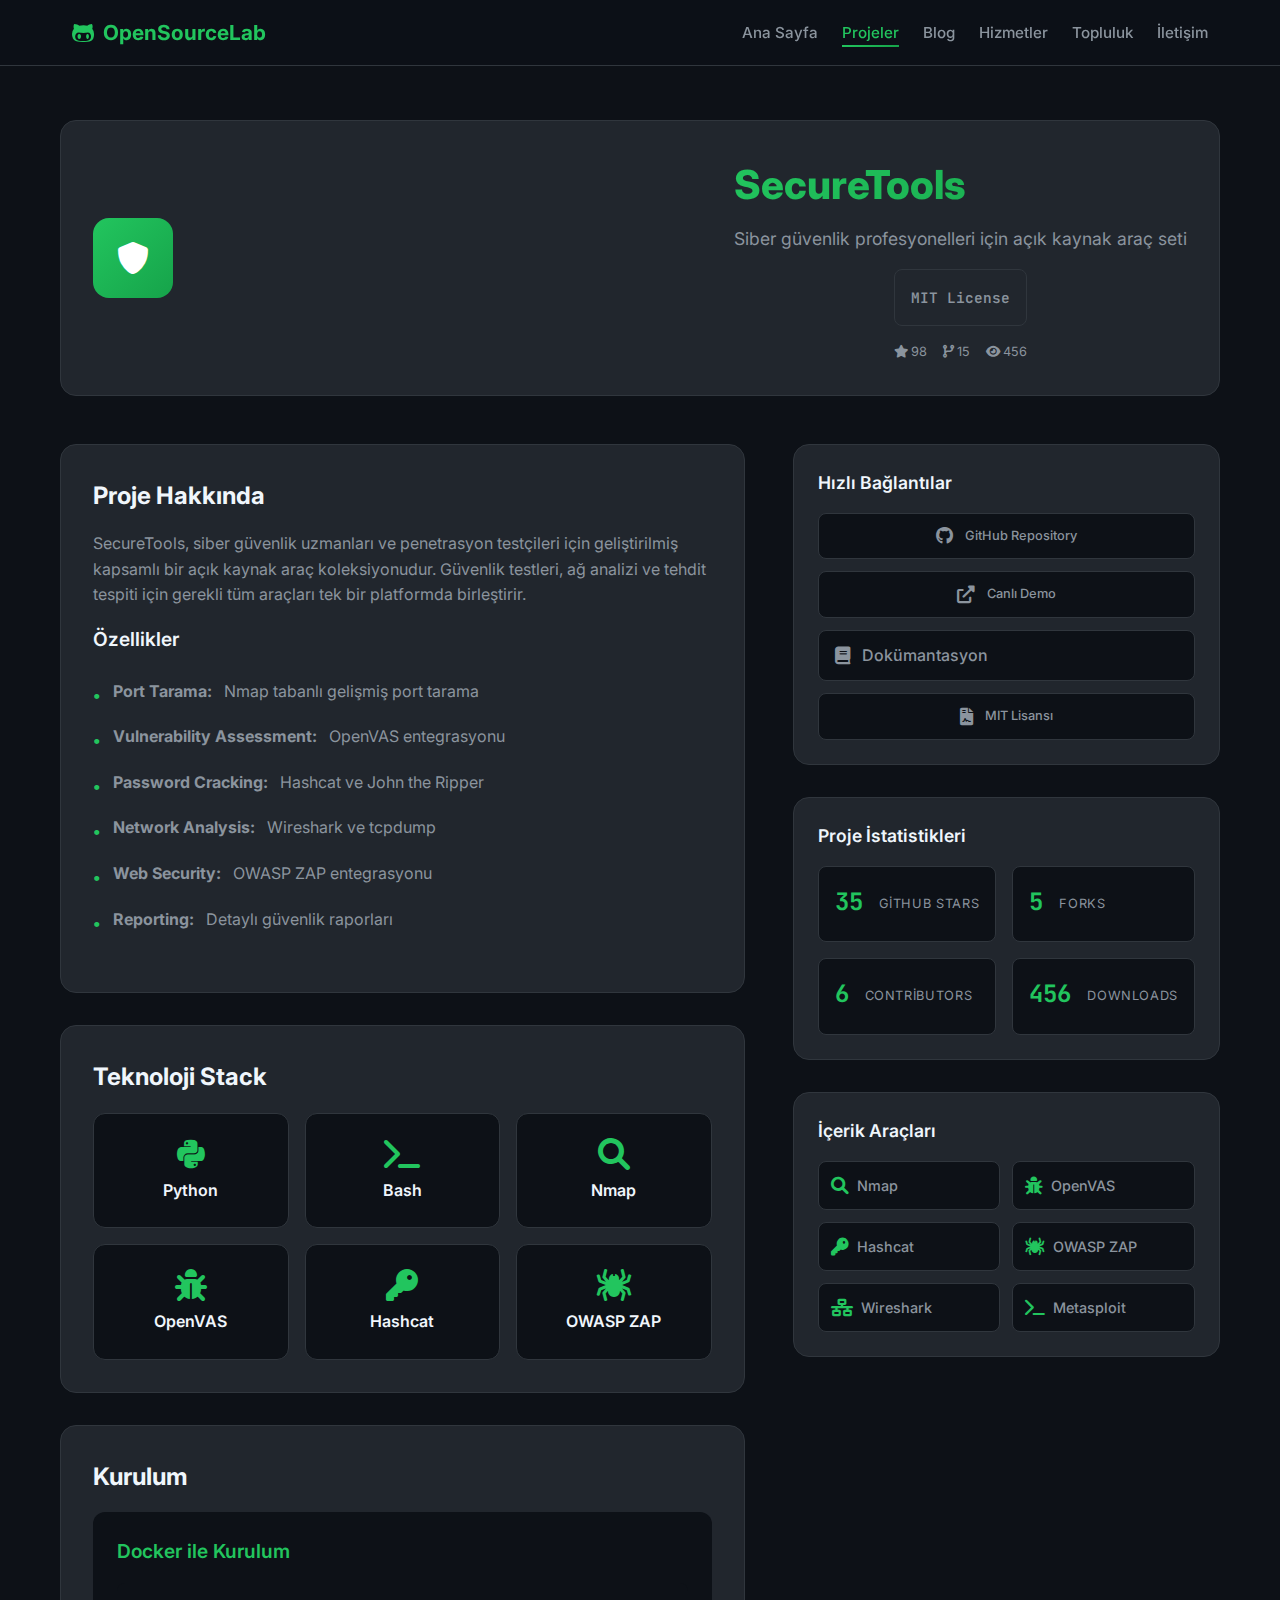
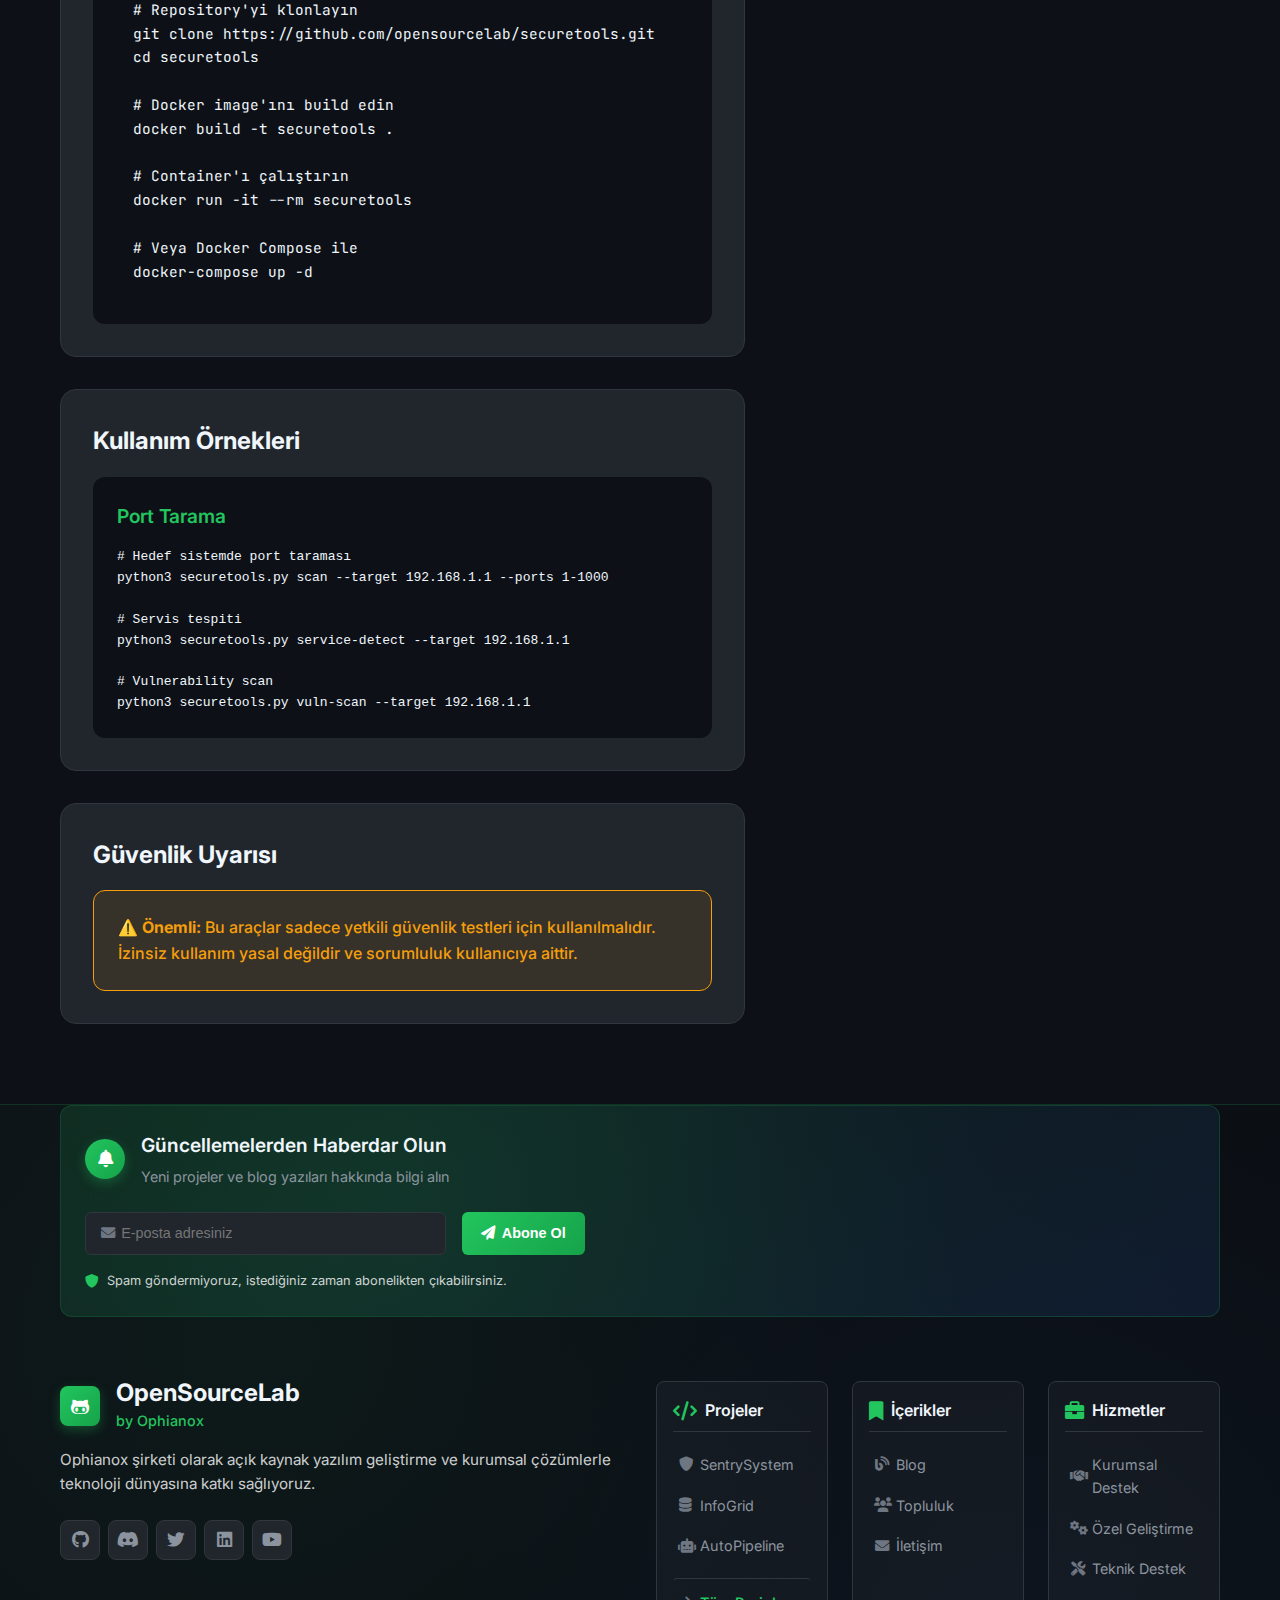
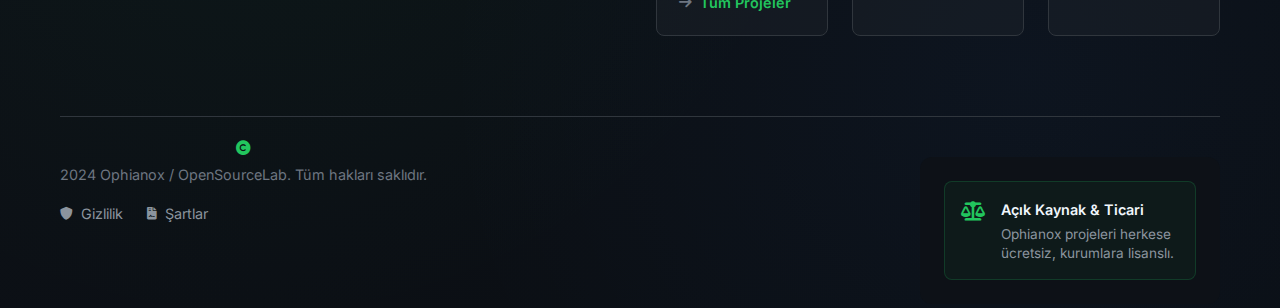
<file: projeler/securetools.html>
<!DOCTYPE html>
<html lang="tr">
<head>
    <meta charset="UTF-8">
    <meta name="viewport" content="width=device-width, initial-scale=1.0">
    <title>SecureTools - OpenSourceLab</title>
    <link rel="stylesheet" href="../style.css">
    <link href="https://cdnjs.cloudflare.com/ajax/libs/font-awesome/6.0.0/css/all.min.css" rel="stylesheet">
    <link href="https://fonts.googleapis.com/css2?family=JetBrains+Mono:wght@300;400;500;600;700&family=Inter:wght@300;400;500;600;700&display=swap" rel="stylesheet">
</head>
<body>
    <!-- Navigation -->
    <nav class="navbar">
        <div class="nav-container">
            <div class="nav-logo">
                <i class="fab fa-github-alt"></i>
                <span>OpenSourceLab</span>
            </div>
            <ul class="nav-menu">
                <li><a href="../index.html" class="nav-link">Ana Sayfa</a></li>
                <li><a href="../projeler.html" class="nav-link active">Projeler</a></li>
                <li><a href="../blog.html" class="nav-link">Blog</a></li>
                <li><a href="../hizmetler.html" class="nav-link">Hizmetler</a></li>
                <li><a href="../topluluk.html" class="nav-link">Topluluk</a></li>
                <li><a href="../iletisim.html" class="nav-link">İletişim</a></li>
            </ul>
            <div class="hamburger">
                <span></span>
                <span></span>
                <span></span>
            </div>
        </div>
    </nav>

    <!-- Project Detail Section -->
    <section class="project-detail">
        <div class="container">
            <div class="project-header">
                <div class="project-icon-large">
                    <i class="fas fa-shield-alt"></i>
                </div>
                <div class="project-info">
                    <h1>SecureTools</h1>
                    <p class="project-description">Siber güvenlik profesyonelleri için açık kaynak araç seti</p>
                    <div class="project-meta">
                        <div class="license-badge">MIT License</div>
                        <div class="github-stats">
                            <span><i class="fas fa-star"></i> 98</span>
                            <span><i class="fas fa-code-branch"></i> 15</span>
                            <span><i class="fas fa-eye"></i> 456</span>
                        </div>
                    </div>
                </div>
            </div>

            <div class="project-content">
                <div class="project-main">
                    <div class="section">
                        <h2>Proje Hakkında</h2>
                        <p>SecureTools, siber güvenlik uzmanları ve penetrasyon testçileri için geliştirilmiş kapsamlı bir açık kaynak araç koleksiyonudur. Güvenlik testleri, ağ analizi ve tehdit tespiti için gerekli tüm araçları tek bir platformda birleştirir.</p>
                        
                        <h3>Özellikler</h3>
                        <ul>
                            <li><strong>Port Tarama:</strong> Nmap tabanlı gelişmiş port tarama</li>
                            <li><strong>Vulnerability Assessment:</strong> OpenVAS entegrasyonu</li>
                            <li><strong>Password Cracking:</strong> Hashcat ve John the Ripper</li>
                            <li><strong>Network Analysis:</strong> Wireshark ve tcpdump</li>
                            <li><strong>Web Security:</strong> OWASP ZAP entegrasyonu</li>
                            <li><strong>Reporting:</strong> Detaylı güvenlik raporları</li>
                        </ul>
                    </div>

                    <div class="section">
                        <h2>Teknoloji Stack</h2>
                        <div class="tech-stack-detail">
                            <div class="tech-item">
                                <i class="fab fa-python"></i>
                                <span>Python</span>
                            </div>
                            <div class="tech-item">
                                <i class="fas fa-terminal"></i>
                                <span>Bash</span>
                            </div>
                            <div class="tech-item">
                                <i class="fas fa-search"></i>
                                <span>Nmap</span>
                            </div>
                            <div class="tech-item">
                                <i class="fas fa-bug"></i>
                                <span>OpenVAS</span>
                            </div>
                            <div class="tech-item">
                                <i class="fas fa-key"></i>
                                <span>Hashcat</span>
                            </div>
                            <div class="tech-item">
                                <i class="fas fa-spider"></i>
                                <span>OWASP ZAP</span>
                            </div>
                        </div>
                    </div>

                    <div class="section">
                        <h2>Kurulum</h2>
                        <div class="installation">
                            <h3>Docker ile Kurulum</h3>
                            <pre><code># Repository'yi klonlayın
git clone https://github.com/opensourcelab/securetools.git
cd securetools

# Docker image'ını build edin
docker build -t securetools .

# Container'ı çalıştırın
docker run -it --rm securetools

# Veya Docker Compose ile
docker-compose up -d</code></pre>
                        </div>
                    </div>

                    <div class="section">
                        <h2>Kullanım Örnekleri</h2>
                        <div class="usage-examples">
                            <h3>Port Tarama</h3>
                            <pre><code># Hedef sistemde port taraması
python3 securetools.py scan --target 192.168.1.1 --ports 1-1000

# Servis tespiti
python3 securetools.py service-detect --target 192.168.1.1

# Vulnerability scan
python3 securetools.py vuln-scan --target 192.168.1.1</code></pre>
                        </div>
                    </div>

                    <div class="section">
                        <h2>Güvenlik Uyarısı</h2>
                        <div class="security-warning">
                            <p><strong>⚠️ Önemli:</strong> Bu araçlar sadece yetkili güvenlik testleri için kullanılmalıdır. İzinsiz kullanım yasal değildir ve sorumluluk kullanıcıya aittir.</p>
                        </div>
                    </div>
                </div>

                <div class="project-sidebar">
                    <div class="sidebar-section">
                        <h3>Hızlı Bağlantılar</h3>
                        <div class="quick-links">
                            <a href="#" class="btn-github">
                                <i class="fab fa-github"></i>
                                GitHub Repository
                            </a>
                            <a href="#" class="btn-demo">
                                <i class="fas fa-external-link-alt"></i>
                                Canlı Demo
                            </a>
                            <a href="#" class="btn-docs">
                                <i class="fas fa-book"></i>
                                Dokümantasyon
                            </a>
                            <a href="#" class="btn-license">
                                <i class="fas fa-file-contract"></i>
                                MIT Lisansı
                            </a>
                        </div>
                    </div>

                    <div class="sidebar-section">
                        <h3>Proje İstatistikleri</h3>
                        <div class="project-stats">
                            <div class="stat-item">
                                <span class="stat-number">98</span>
                                <span class="stat-label">GitHub Stars</span>
                            </div>
                            <div class="stat-item">
                                <span class="stat-number">15</span>
                                <span class="stat-label">Forks</span>
                            </div>
                            <div class="stat-item">
                                <span class="stat-number">6</span>
                                <span class="stat-label">Contributors</span>
                            </div>
                            <div class="stat-item">
                                <span class="stat-number">456</span>
                                <span class="stat-label">Downloads</span>
                            </div>
                        </div>
                    </div>

                    <div class="sidebar-section">
                        <h3>İçerik Araçları</h3>
                        <div class="included-tools">
                            <div class="tool-item">
                                <i class="fas fa-search"></i>
                                <span>Nmap</span>
                            </div>
                            <div class="tool-item">
                                <i class="fas fa-bug"></i>
                                <span>OpenVAS</span>
                            </div>
                            <div class="tool-item">
                                <i class="fas fa-key"></i>
                                <span>Hashcat</span>
                            </div>
                            <div class="tool-item">
                                <i class="fas fa-spider"></i>
                                <span>OWASP ZAP</span>
                            </div>
                            <div class="tool-item">
                                <i class="fas fa-network-wired"></i>
                                <span>Wireshark</span>
                            </div>
                            <div class="tool-item">
                                <i class="fas fa-terminal"></i>
                                <span>Metasploit</span>
                            </div>
                        </div>
                    </div>
                </div>
            </div>
        </div>
    </section>

    <!-- Include Footer -->
    <div id="footer-placeholder"></div>

    <script src="../script.js"></script>
    <script>
        // Load footer
        fetch('../footer.html')
            .then(response => response.text())
            .then(data => {
                document.getElementById('footer-placeholder').innerHTML = data;
            });
    </script>
</body>
</html>
</file>
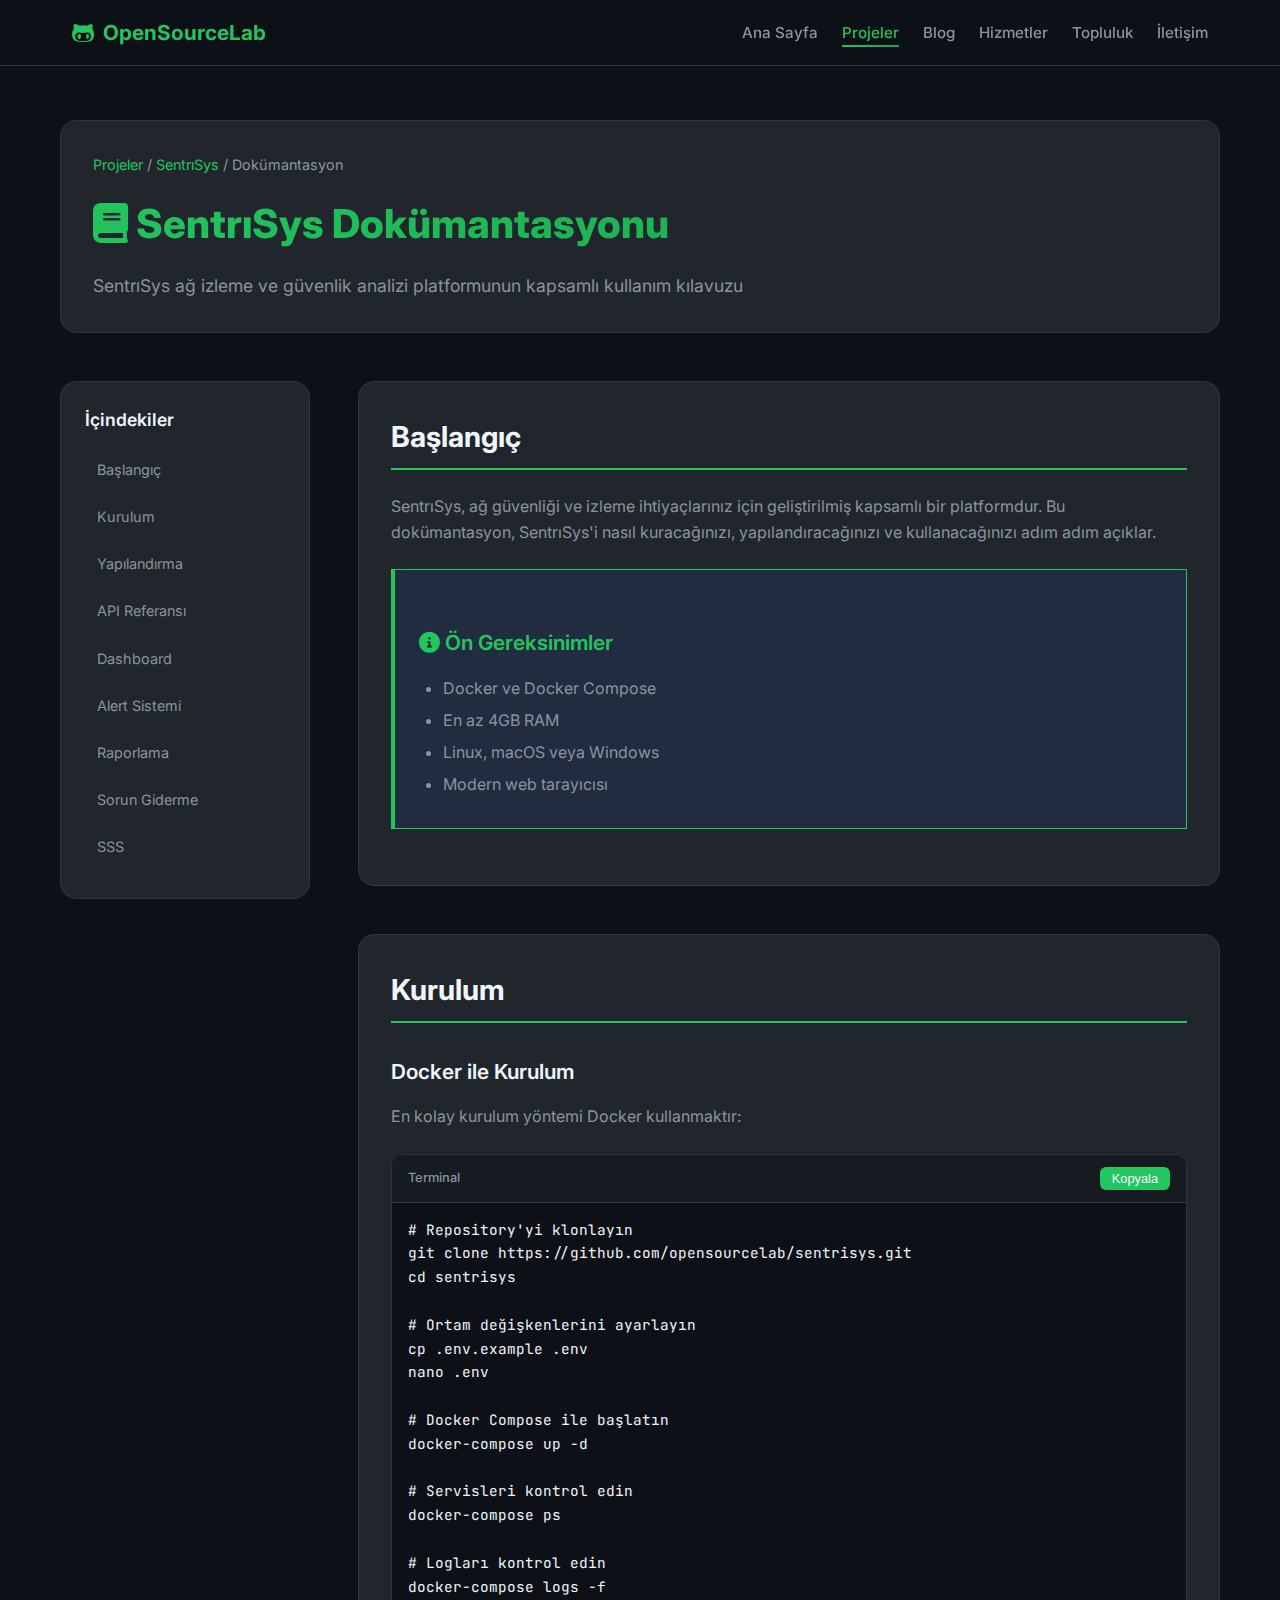
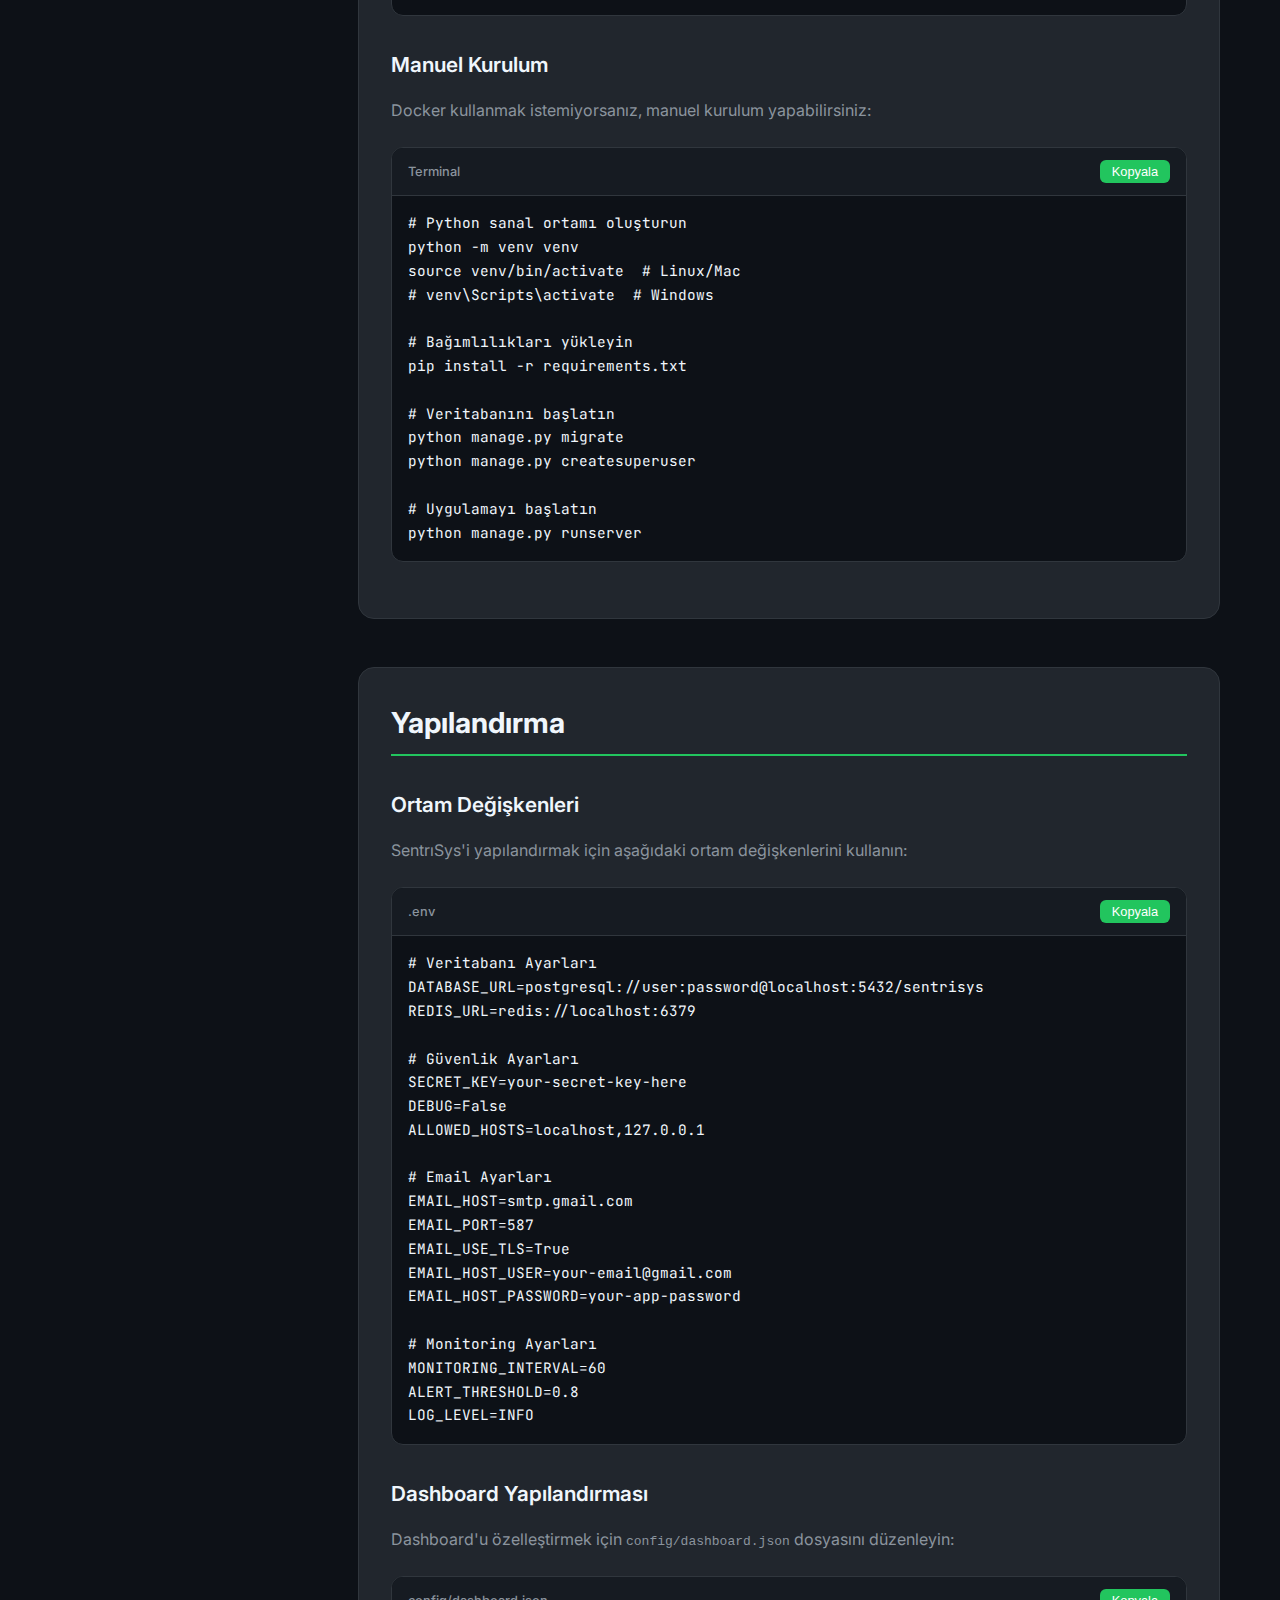
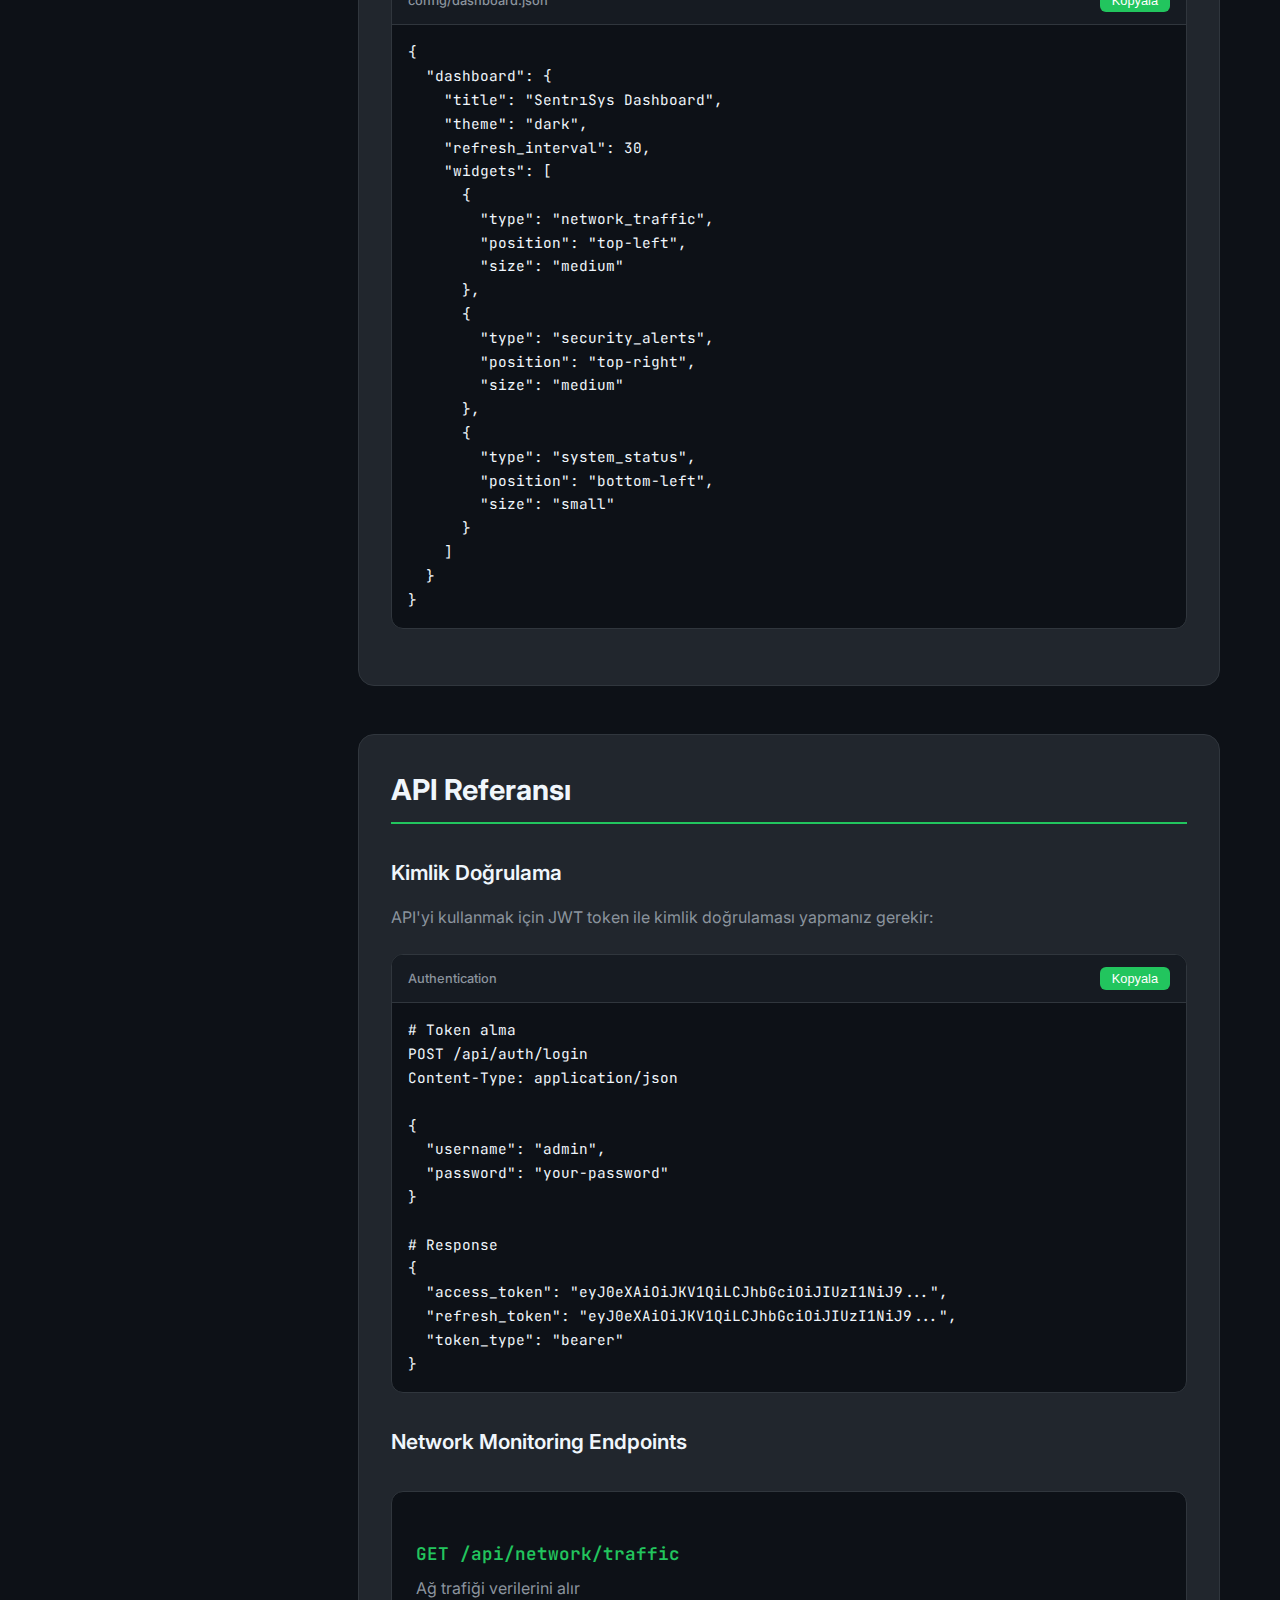
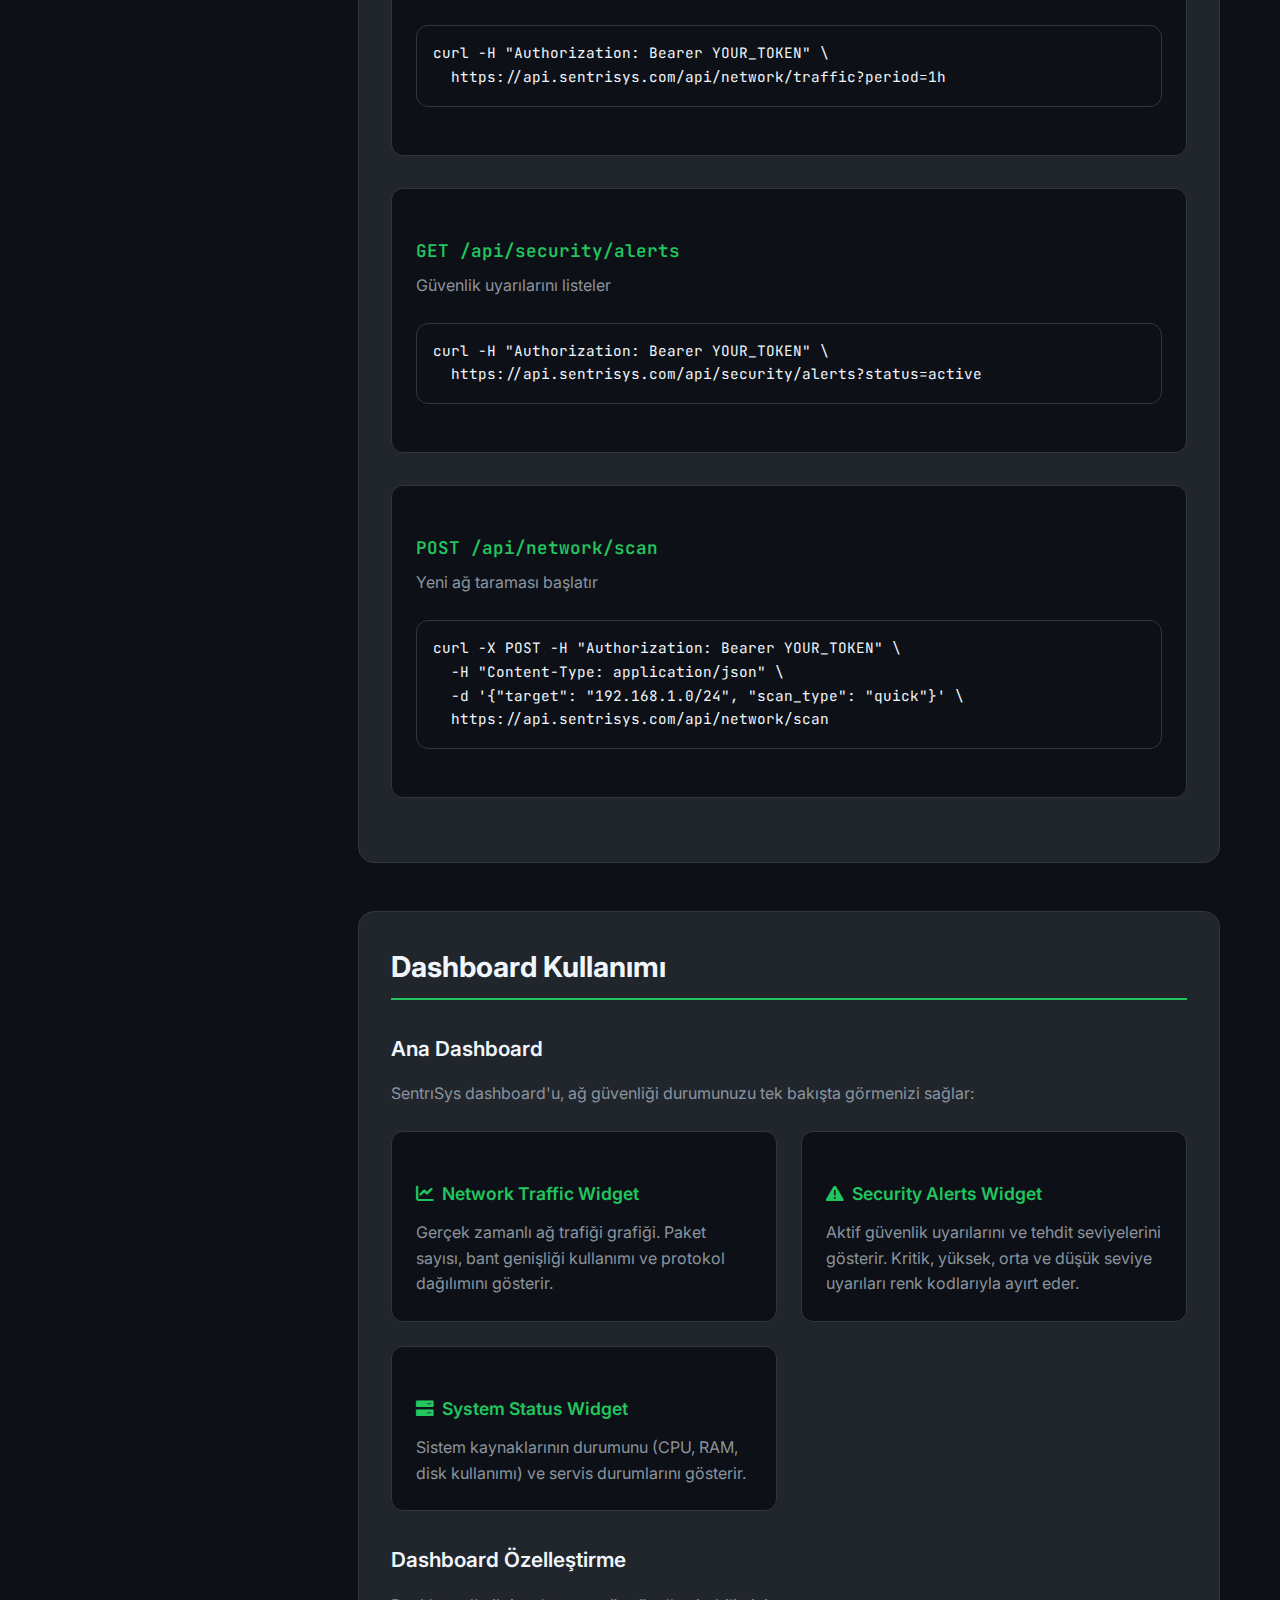
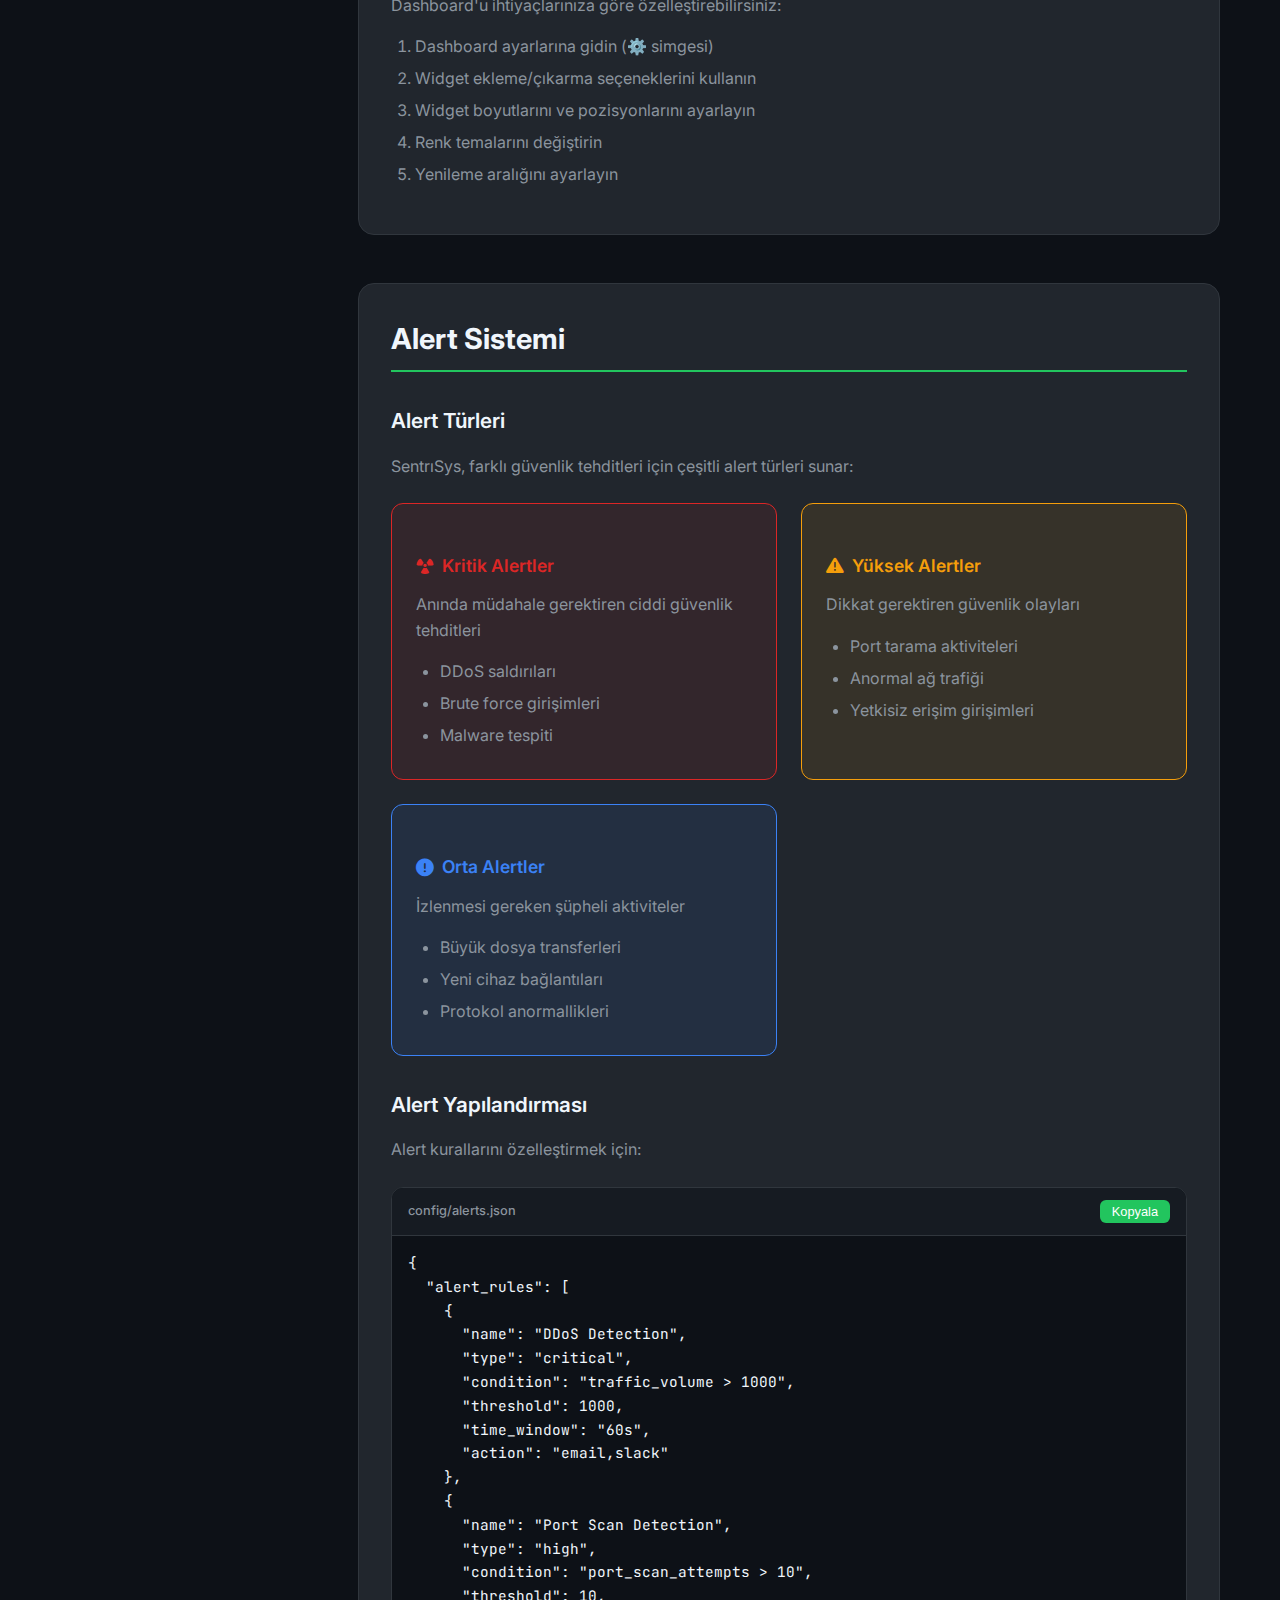
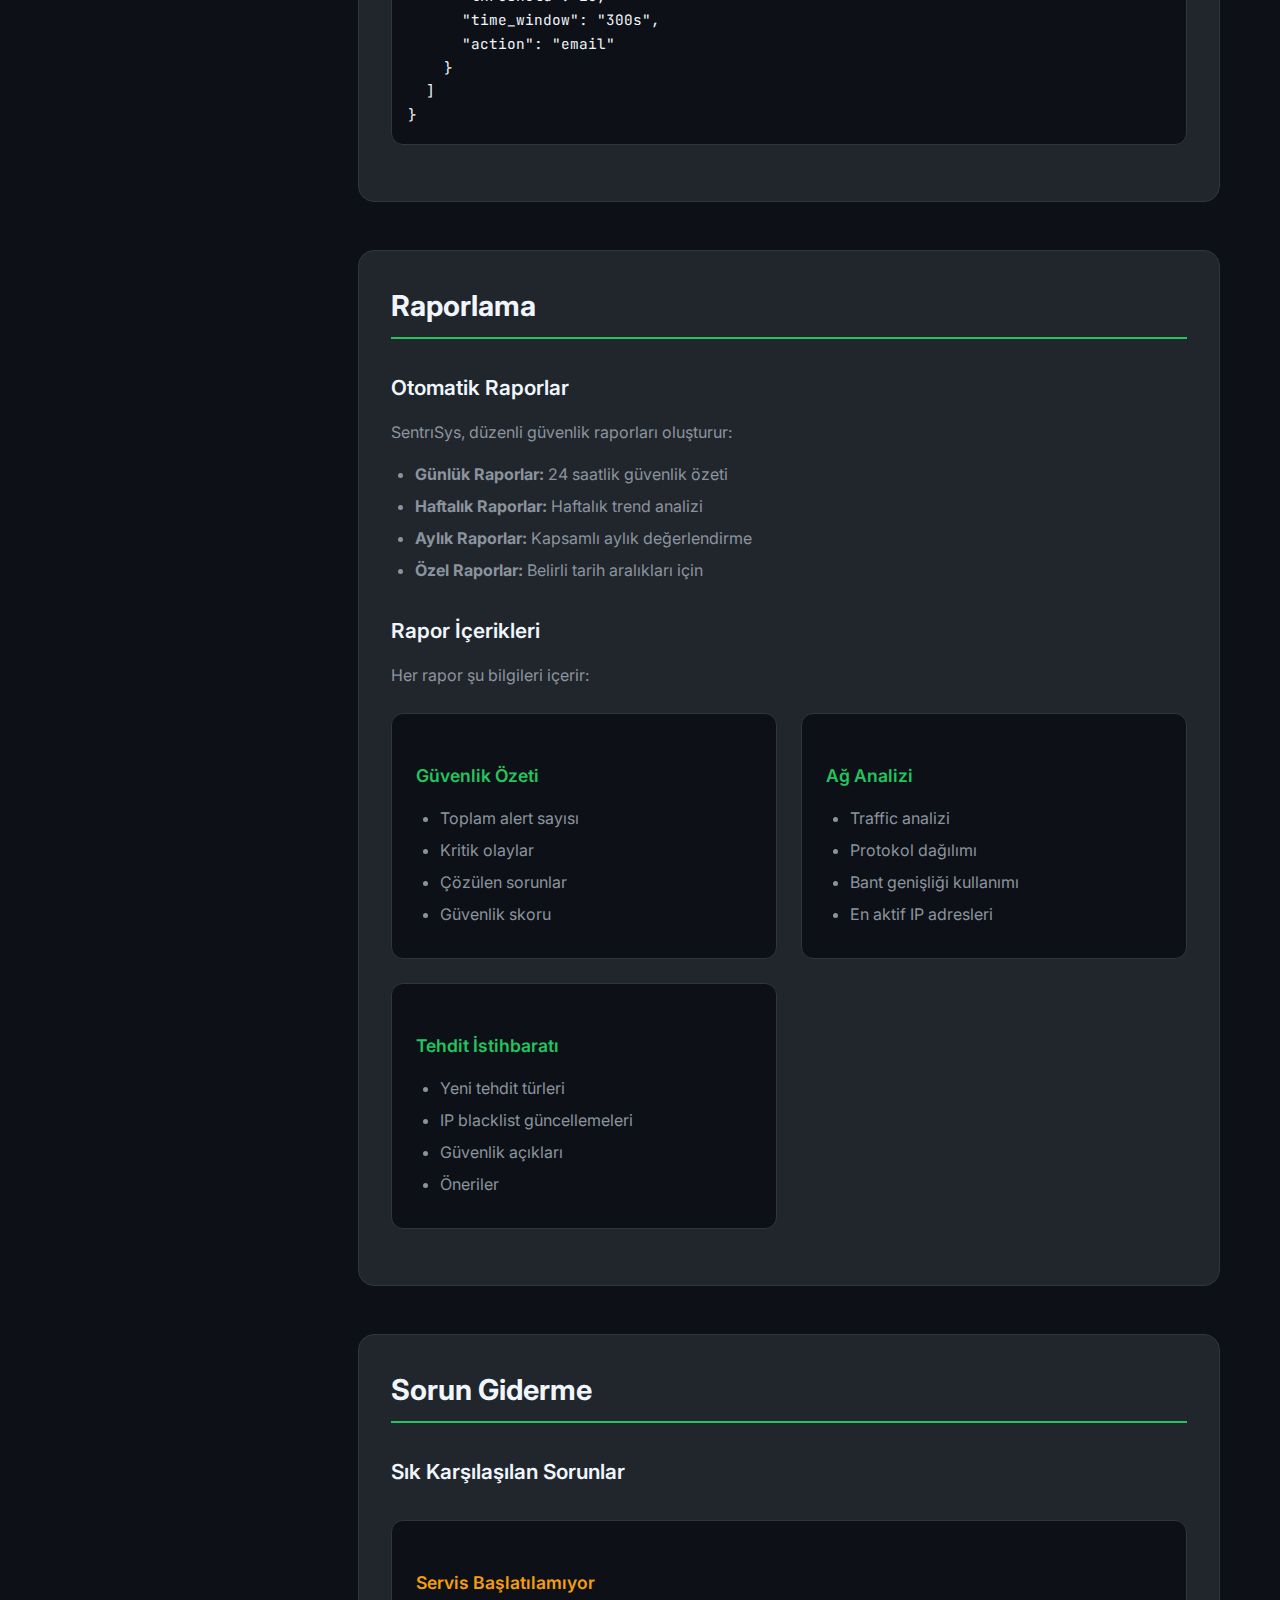
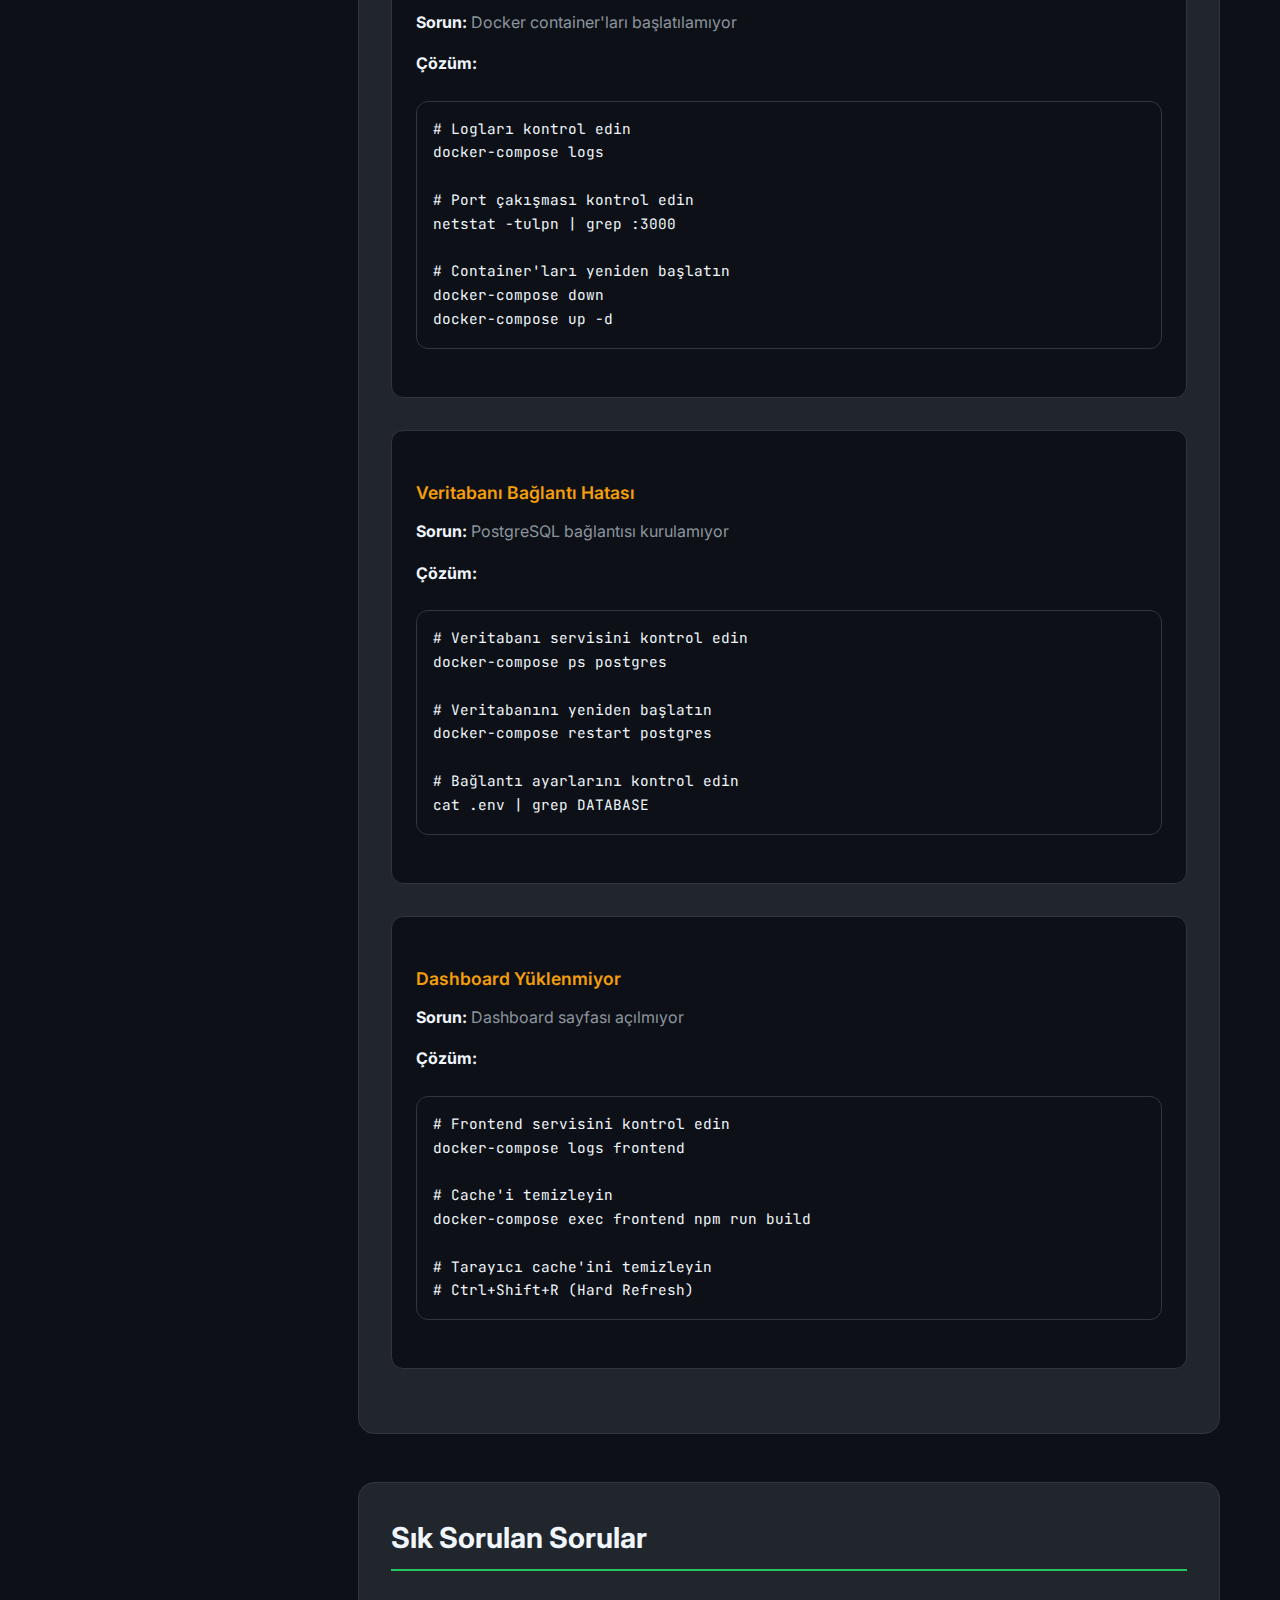
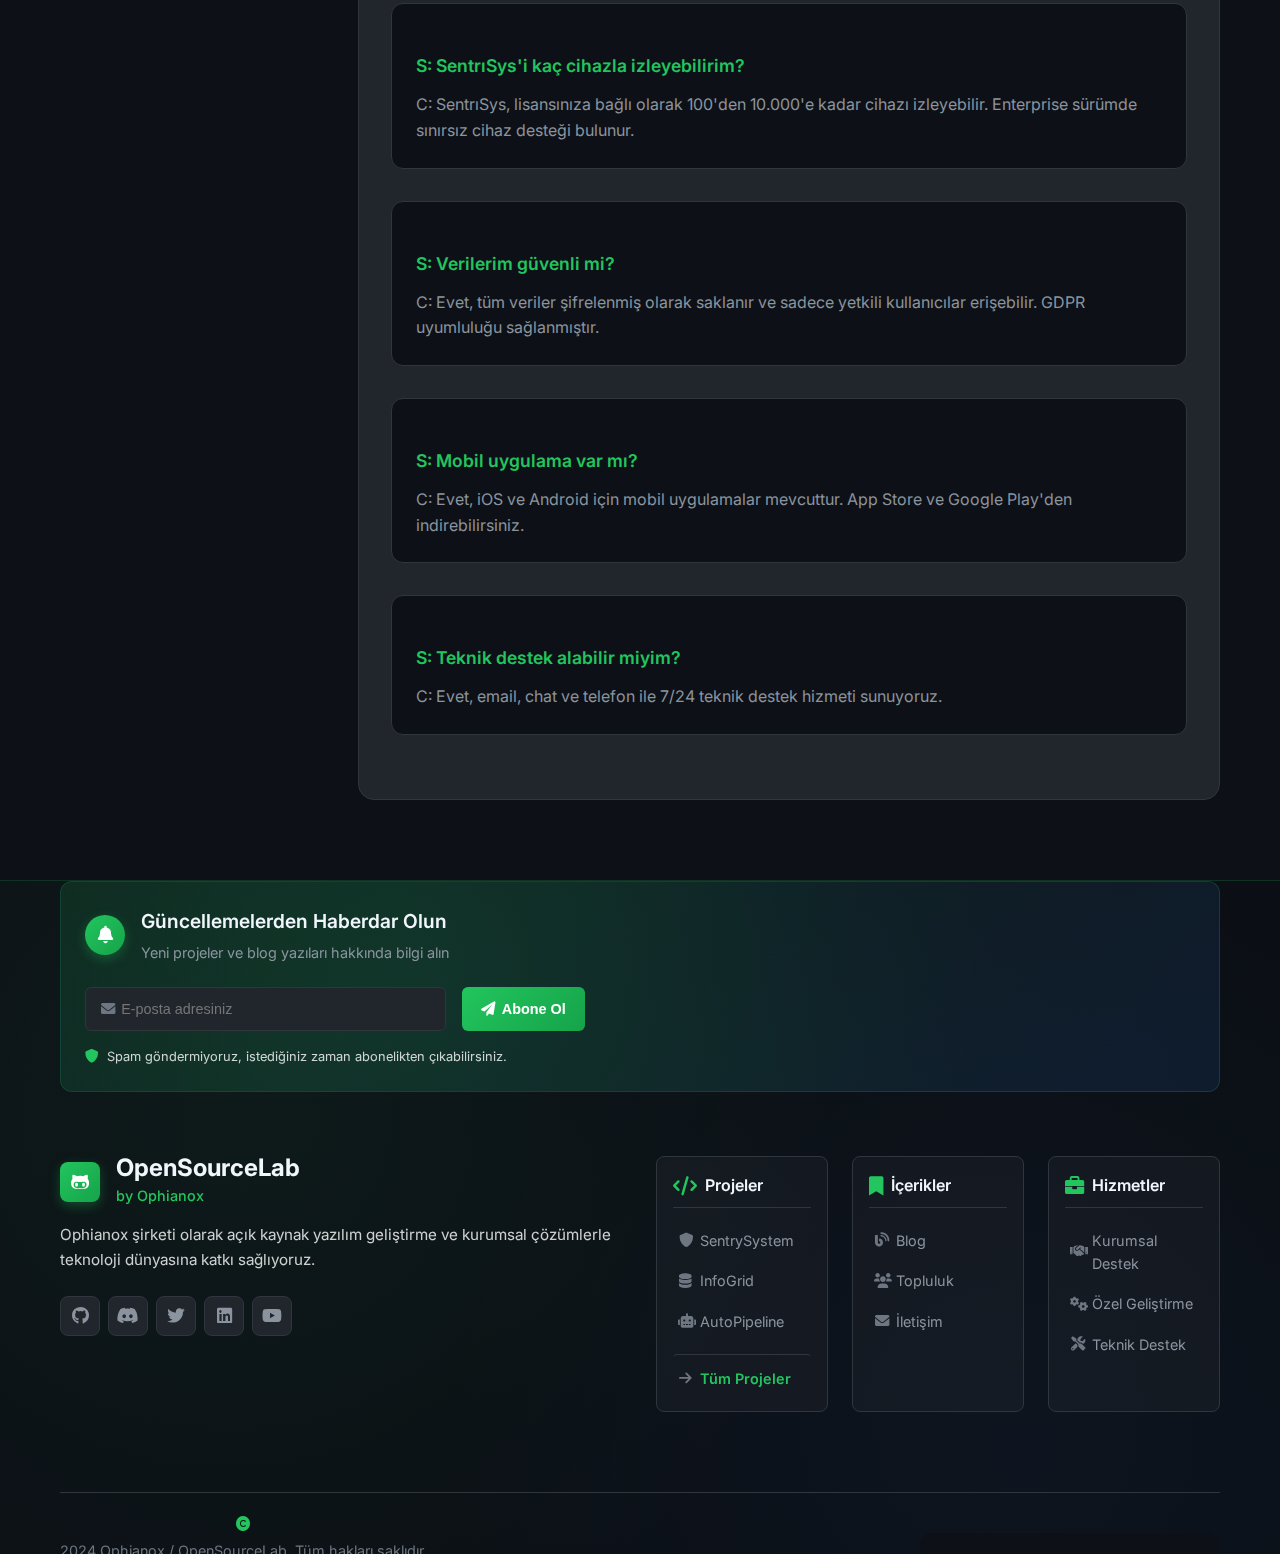
<file: projeler/sentrisys-docs.html>
<!DOCTYPE html>
<html lang="tr">
<head>
    <meta charset="UTF-8">
    <meta name="viewport" content="width=device-width, initial-scale=1.0">
    <title>SentrıSys Dokümantasyonu - OpenSourceLab</title>
    <link rel="stylesheet" href="../style.css">
    <link href="https://cdnjs.cloudflare.com/ajax/libs/font-awesome/6.0.0/css/all.min.css" rel="stylesheet">
    <link href="https://fonts.googleapis.com/css2?family=JetBrains+Mono:wght@300;400;500;600;700&family=Inter:wght@300;400;500;600;700&display=swap" rel="stylesheet">
</head>
<body>
    <!-- Navigation -->
    <nav class="navbar">
        <div class="nav-container">
            <div class="nav-logo">
                <i class="fab fa-github-alt"></i>
                <span>OpenSourceLab</span>
            </div>
            <ul class="nav-menu">
                <li><a href="../index.html" class="nav-link">Ana Sayfa</a></li>
                <li><a href="../projeler.html" class="nav-link active">Projeler</a></li>
                <li><a href="../blog.html" class="nav-link">Blog</a></li>
                <li><a href="../hizmetler.html" class="nav-link">Hizmetler</a></li>
                <li><a href="../topluluk.html" class="nav-link">Topluluk</a></li>
                <li><a href="../iletisim.html" class="nav-link">İletişim</a></li>
            </ul>
            <div class="hamburger">
                <span></span>
                <span></span>
                <span></span>
            </div>
        </div>
    </nav>

    <!-- Documentation Section -->
    <section class="documentation">
        <div class="container">
            <div class="docs-header">
                <div class="docs-breadcrumb">
                    <a href="../projeler.html">Projeler</a> / 
                    <a href="sentrisys.html">SentrıSys</a> / 
                    <span>Dokümantasyon</span>
                </div>
                <h1><i class="fas fa-book"></i> SentrıSys Dokümantasyonu</h1>
                <p>SentrıSys ağ izleme ve güvenlik analizi platformunun kapsamlı kullanım kılavuzu</p>
            </div>

            <div class="docs-content">
                <div class="docs-sidebar">
                    <div class="docs-nav">
                        <h3>İçindekiler</h3>
                        <ul>
                            <li><a href="#getting-started">Başlangıç</a></li>
                            <li><a href="#installation">Kurulum</a></li>
                            <li><a href="#configuration">Yapılandırma</a></li>
                            <li><a href="#api-reference">API Referansı</a></li>
                            <li><a href="#dashboard">Dashboard</a></li>
                            <li><a href="#alerts">Alert Sistemi</a></li>
                            <li><a href="#reports">Raporlama</a></li>
                            <li><a href="#troubleshooting">Sorun Giderme</a></li>
                            <li><a href="#faq">SSS</a></li>
                        </ul>
                    </div>
                </div>

                <div class="docs-main">
                    <!-- Başlangıç -->
                    <section id="getting-started" class="docs-section">
                        <h2>Başlangıç</h2>
                        <p>SentrıSys, ağ güvenliği ve izleme ihtiyaçlarınız için geliştirilmiş kapsamlı bir platformdur. Bu dokümantasyon, SentrıSys'i nasıl kuracağınızı, yapılandıracağınızı ve kullanacağınızı adım adım açıklar.</p>
                        
                        <div class="info-box">
                            <h3><i class="fas fa-info-circle"></i> Ön Gereksinimler</h3>
                            <ul>
                                <li>Docker ve Docker Compose</li>
                                <li>En az 4GB RAM</li>
                                <li>Linux, macOS veya Windows</li>
                                <li>Modern web tarayıcısı</li>
                            </ul>
                        </div>
                    </section>

                    <!-- Kurulum -->
                    <section id="installation" class="docs-section">
                        <h2>Kurulum</h2>
                        
                        <h3>Docker ile Kurulum</h3>
                        <p>En kolay kurulum yöntemi Docker kullanmaktır:</p>
                        
                        <div class="code-block">
                            <div class="code-header">
                                <span>Terminal</span>
                                <button class="copy-btn" onclick="copyCode(this)">Kopyala</button>
                            </div>
                            <pre><code># Repository'yi klonlayın
git clone https://github.com/opensourcelab/sentrisys.git
cd sentrisys

# Ortam değişkenlerini ayarlayın
cp .env.example .env
nano .env

# Docker Compose ile başlatın
docker-compose up -d

# Servisleri kontrol edin
docker-compose ps

# Logları kontrol edin
docker-compose logs -f</code></pre>
                        </div>

                        <h3>Manuel Kurulum</h3>
                        <p>Docker kullanmak istemiyorsanız, manuel kurulum yapabilirsiniz:</p>
                        
                        <div class="code-block">
                            <div class="code-header">
                                <span>Terminal</span>
                                <button class="copy-btn" onclick="copyCode(this)">Kopyala</button>
                            </div>
                            <pre><code># Python sanal ortamı oluşturun
python -m venv venv
source venv/bin/activate  # Linux/Mac
# venv\Scripts\activate  # Windows

# Bağımlılıkları yükleyin
pip install -r requirements.txt

# Veritabanını başlatın
python manage.py migrate
python manage.py createsuperuser

# Uygulamayı başlatın
python manage.py runserver</code></pre>
                        </div>
                    </section>

                    <!-- Yapılandırma -->
                    <section id="configuration" class="docs-section">
                        <h2>Yapılandırma</h2>
                        
                        <h3>Ortam Değişkenleri</h3>
                        <p>SentrıSys'i yapılandırmak için aşağıdaki ortam değişkenlerini kullanın:</p>
                        
                        <div class="code-block">
                            <div class="code-header">
                                <span>.env</span>
                                <button class="copy-btn" onclick="copyCode(this)">Kopyala</button>
                            </div>
                            <pre><code># Veritabanı Ayarları
DATABASE_URL=postgresql://user:password@localhost:5432/sentrisys
REDIS_URL=redis://localhost:6379

# Güvenlik Ayarları
SECRET_KEY=your-secret-key-here
DEBUG=False
ALLOWED_HOSTS=localhost,127.0.0.1

# Email Ayarları
EMAIL_HOST=smtp.gmail.com
EMAIL_PORT=587
EMAIL_USE_TLS=True
EMAIL_HOST_USER=your-email@gmail.com
EMAIL_HOST_PASSWORD=your-app-password

# Monitoring Ayarları
MONITORING_INTERVAL=60
ALERT_THRESHOLD=0.8
LOG_LEVEL=INFO</code></pre>
                        </div>

                        <h3>Dashboard Yapılandırması</h3>
                        <p>Dashboard'u özelleştirmek için <code>config/dashboard.json</code> dosyasını düzenleyin:</p>
                        
                        <div class="code-block">
                            <div class="code-header">
                                <span>config/dashboard.json</span>
                                <button class="copy-btn" onclick="copyCode(this)">Kopyala</button>
                            </div>
                            <pre><code>{
  "dashboard": {
    "title": "SentrıSys Dashboard",
    "theme": "dark",
    "refresh_interval": 30,
    "widgets": [
      {
        "type": "network_traffic",
        "position": "top-left",
        "size": "medium"
      },
      {
        "type": "security_alerts",
        "position": "top-right",
        "size": "medium"
      },
      {
        "type": "system_status",
        "position": "bottom-left",
        "size": "small"
      }
    ]
  }
}</code></pre>
                        </div>
                    </section>

                    <!-- API Referansı -->
                    <section id="api-reference" class="docs-section">
                        <h2>API Referansı</h2>
                        
                        <h3>Kimlik Doğrulama</h3>
                        <p>API'yi kullanmak için JWT token ile kimlik doğrulaması yapmanız gerekir:</p>
                        
                        <div class="code-block">
                            <div class="code-header">
                                <span>Authentication</span>
                                <button class="copy-btn" onclick="copyCode(this)">Kopyala</button>
                            </div>
                            <pre><code># Token alma
POST /api/auth/login
Content-Type: application/json

{
  "username": "admin",
  "password": "your-password"
}

# Response
{
  "access_token": "eyJ0eXAiOiJKV1QiLCJhbGciOiJIUzI1NiJ9...",
  "refresh_token": "eyJ0eXAiOiJKV1QiLCJhbGciOiJIUzI1NiJ9...",
  "token_type": "bearer"
}</code></pre>
                        </div>

                        <h3>Network Monitoring Endpoints</h3>
                        
                        <div class="api-endpoint">
                            <h4>GET /api/network/traffic</h4>
                            <p>Ağ trafiği verilerini alır</p>
                            <div class="code-block">
                                <pre><code>curl -H "Authorization: Bearer YOUR_TOKEN" \
  https://api.sentrisys.com/api/network/traffic?period=1h</code></pre>
                            </div>
                        </div>

                        <div class="api-endpoint">
                            <h4>GET /api/security/alerts</h4>
                            <p>Güvenlik uyarılarını listeler</p>
                            <div class="code-block">
                                <pre><code>curl -H "Authorization: Bearer YOUR_TOKEN" \
  https://api.sentrisys.com/api/security/alerts?status=active</code></pre>
                            </div>
                        </div>

                        <div class="api-endpoint">
                            <h4>POST /api/network/scan</h4>
                            <p>Yeni ağ taraması başlatır</p>
                            <div class="code-block">
                                <pre><code>curl -X POST -H "Authorization: Bearer YOUR_TOKEN" \
  -H "Content-Type: application/json" \
  -d '{"target": "192.168.1.0/24", "scan_type": "quick"}' \
  https://api.sentrisys.com/api/network/scan</code></pre>
                            </div>
                        </div>
                    </section>

                    <!-- Dashboard -->
                    <section id="dashboard" class="docs-section">
                        <h2>Dashboard Kullanımı</h2>
                        
                        <h3>Ana Dashboard</h3>
                        <p>SentrıSys dashboard'u, ağ güvenliği durumunuzu tek bakışta görmenizi sağlar:</p>
                        
                        <div class="dashboard-widgets">
                            <div class="widget-info">
                                <h4><i class="fas fa-chart-line"></i> Network Traffic Widget</h4>
                                <p>Gerçek zamanlı ağ trafiği grafiği. Paket sayısı, bant genişliği kullanımı ve protokol dağılımını gösterir.</p>
                            </div>
                            
                            <div class="widget-info">
                                <h4><i class="fas fa-exclamation-triangle"></i> Security Alerts Widget</h4>
                                <p>Aktif güvenlik uyarılarını ve tehdit seviyelerini gösterir. Kritik, yüksek, orta ve düşük seviye uyarıları renk kodlarıyla ayırt eder.</p>
                            </div>
                            
                            <div class="widget-info">
                                <h4><i class="fas fa-server"></i> System Status Widget</h4>
                                <p>Sistem kaynaklarının durumunu (CPU, RAM, disk kullanımı) ve servis durumlarını gösterir.</p>
                            </div>
                        </div>

                        <h3>Dashboard Özelleştirme</h3>
                        <p>Dashboard'u ihtiyaçlarınıza göre özelleştirebilirsiniz:</p>
                        
                        <ol>
                            <li>Dashboard ayarlarına gidin (⚙️ simgesi)</li>
                            <li>Widget ekleme/çıkarma seçeneklerini kullanın</li>
                            <li>Widget boyutlarını ve pozisyonlarını ayarlayın</li>
                            <li>Renk temalarını değiştirin</li>
                            <li>Yenileme aralığını ayarlayın</li>
                        </ol>
                    </section>

                    <!-- Alert Sistemi -->
                    <section id="alerts" class="docs-section">
                        <h2>Alert Sistemi</h2>
                        
                        <h3>Alert Türleri</h3>
                        <p>SentrıSys, farklı güvenlik tehditleri için çeşitli alert türleri sunar:</p>
                        
                        <div class="alert-types">
                            <div class="alert-type critical">
                                <h4><i class="fas fa-radiation"></i> Kritik Alertler</h4>
                                <p>Anında müdahale gerektiren ciddi güvenlik tehditleri</p>
                                <ul>
                                    <li>DDoS saldırıları</li>
                                    <li>Brute force girişimleri</li>
                                    <li>Malware tespiti</li>
                                </ul>
                            </div>
                            
                            <div class="alert-type high">
                                <h4><i class="fas fa-exclamation-triangle"></i> Yüksek Alertler</h4>
                                <p>Dikkat gerektiren güvenlik olayları</p>
                                <ul>
                                    <li>Port tarama aktiviteleri</li>
                                    <li>Anormal ağ trafiği</li>
                                    <li>Yetkisiz erişim girişimleri</li>
                                </ul>
                            </div>
                            
                            <div class="alert-type medium">
                                <h4><i class="fas fa-exclamation-circle"></i> Orta Alertler</h4>
                                <p>İzlenmesi gereken şüpheli aktiviteler</p>
                                <ul>
                                    <li>Büyük dosya transferleri</li>
                                    <li>Yeni cihaz bağlantıları</li>
                                    <li>Protokol anormallikleri</li>
                                </ul>
                            </div>
                        </div>

                        <h3>Alert Yapılandırması</h3>
                        <p>Alert kurallarını özelleştirmek için:</p>
                        
                        <div class="code-block">
                            <div class="code-header">
                                <span>config/alerts.json</span>
                                <button class="copy-btn" onclick="copyCode(this)">Kopyala</button>
                            </div>
                            <pre><code>{
  "alert_rules": [
    {
      "name": "DDoS Detection",
      "type": "critical",
      "condition": "traffic_volume > 1000",
      "threshold": 1000,
      "time_window": "60s",
      "action": "email,slack"
    },
    {
      "name": "Port Scan Detection",
      "type": "high",
      "condition": "port_scan_attempts > 10",
      "threshold": 10,
      "time_window": "300s",
      "action": "email"
    }
  ]
}</code></pre>
                        </div>
                    </section>

                    <!-- Raporlama -->
                    <section id="reports" class="docs-section">
                        <h2>Raporlama</h2>
                        
                        <h3>Otomatik Raporlar</h3>
                        <p>SentrıSys, düzenli güvenlik raporları oluşturur:</p>
                        
                        <ul>
                            <li><strong>Günlük Raporlar:</strong> 24 saatlik güvenlik özeti</li>
                            <li><strong>Haftalık Raporlar:</strong> Haftalık trend analizi</li>
                            <li><strong>Aylık Raporlar:</strong> Kapsamlı aylık değerlendirme</li>
                            <li><strong>Özel Raporlar:</strong> Belirli tarih aralıkları için</li>
                        </ul>

                        <h3>Rapor İçerikleri</h3>
                        <p>Her rapor şu bilgileri içerir:</p>
                        
                        <div class="report-content">
                            <div class="report-section">
                                <h4>Güvenlik Özeti</h4>
                                <ul>
                                    <li>Toplam alert sayısı</li>
                                    <li>Kritik olaylar</li>
                                    <li>Çözülen sorunlar</li>
                                    <li>Güvenlik skoru</li>
                                </ul>
                            </div>
                            
                            <div class="report-section">
                                <h4>Ağ Analizi</h4>
                                <ul>
                                    <li>Traffic analizi</li>
                                    <li>Protokol dağılımı</li>
                                    <li>Bant genişliği kullanımı</li>
                                    <li>En aktif IP adresleri</li>
                                </ul>
                            </div>
                            
                            <div class="report-section">
                                <h4>Tehdit İstihbaratı</h4>
                                <ul>
                                    <li>Yeni tehdit türleri</li>
                                    <li>IP blacklist güncellemeleri</li>
                                    <li>Güvenlik açıkları</li>
                                    <li>Öneriler</li>
                                </ul>
                            </div>
                        </div>
                    </section>

                    <!-- Sorun Giderme -->
                    <section id="troubleshooting" class="docs-section">
                        <h2>Sorun Giderme</h2>
                        
                        <h3>Sık Karşılaşılan Sorunlar</h3>
                        
                        <div class="troubleshooting-item">
                            <h4>Servis Başlatılamıyor</h4>
                            <p><strong>Sorun:</strong> Docker container'ları başlatılamıyor</p>
                            <p><strong>Çözüm:</strong></p>
                            <div class="code-block">
                                <pre><code># Logları kontrol edin
docker-compose logs

# Port çakışması kontrol edin
netstat -tulpn | grep :3000

# Container'ları yeniden başlatın
docker-compose down
docker-compose up -d</code></pre>
                            </div>
                        </div>

                        <div class="troubleshooting-item">
                            <h4>Veritabanı Bağlantı Hatası</h4>
                            <p><strong>Sorun:</strong> PostgreSQL bağlantısı kurulamıyor</p>
                            <p><strong>Çözüm:</strong></p>
                            <div class="code-block">
                                <pre><code># Veritabanı servisini kontrol edin
docker-compose ps postgres

# Veritabanını yeniden başlatın
docker-compose restart postgres

# Bağlantı ayarlarını kontrol edin
cat .env | grep DATABASE</code></pre>
                            </div>
                        </div>

                        <div class="troubleshooting-item">
                            <h4>Dashboard Yüklenmiyor</h4>
                            <p><strong>Sorun:</strong> Dashboard sayfası açılmıyor</p>
                            <p><strong>Çözüm:</strong></p>
                            <div class="code-block">
                                <pre><code># Frontend servisini kontrol edin
docker-compose logs frontend

# Cache'i temizleyin
docker-compose exec frontend npm run build

# Tarayıcı cache'ini temizleyin
# Ctrl+Shift+R (Hard Refresh)</code></pre>
                            </div>
                        </div>
                    </section>

                    <!-- SSS -->
                    <section id="faq" class="docs-section">
                        <h2>Sık Sorulan Sorular</h2>
                        
                        <div class="faq-item">
                            <h4>S: SentrıSys'i kaç cihazla izleyebilirim?</h4>
                            <p>C: SentrıSys, lisansınıza bağlı olarak 100'den 10.000'e kadar cihazı izleyebilir. Enterprise sürümde sınırsız cihaz desteği bulunur.</p>
                        </div>

                        <div class="faq-item">
                            <h4>S: Verilerim güvenli mi?</h4>
                            <p>C: Evet, tüm veriler şifrelenmiş olarak saklanır ve sadece yetkili kullanıcılar erişebilir. GDPR uyumluluğu sağlanmıştır.</p>
                        </div>

                        <div class="faq-item">
                            <h4>S: Mobil uygulama var mı?</h4>
                            <p>C: Evet, iOS ve Android için mobil uygulamalar mevcuttur. App Store ve Google Play'den indirebilirsiniz.</p>
                        </div>

                        <div class="faq-item">
                            <h4>S: Teknik destek alabilir miyim?</h4>
                            <p>C: Evet, email, chat ve telefon ile 7/24 teknik destek hizmeti sunuyoruz.</p>
                        </div>
                    </section>
                </div>
            </div>
        </div>
    </section>

    <!-- Include Footer -->
    <div id="footer-placeholder"></div>

    <script src="../script.js"></script>
    <script>
        // Load footer
        fetch('../footer.html')
            .then(response => response.text())
            .then(data => {
                document.getElementById('footer-placeholder').innerHTML = data;
            });

        // Copy code functionality
        function copyCode(button) {
            const codeBlock = button.parentElement.nextElementSibling;
            const code = codeBlock.textContent;
            
            navigator.clipboard.writeText(code).then(() => {
                button.textContent = 'Kopyalandı!';
                setTimeout(() => {
                    button.textContent = 'Kopyala';
                }, 2000);
            });
        }

        // Smooth scrolling for anchor links
        document.querySelectorAll('a[href^="#"]').forEach(anchor => {
            anchor.addEventListener('click', function (e) {
                e.preventDefault();
                const target = document.querySelector(this.getAttribute('href'));
                if (target) {
                    target.scrollIntoView({
                        behavior: 'smooth',
                        block: 'start'
                    });
                }
            });
        });
    </script>
</body>
</html>
</file>
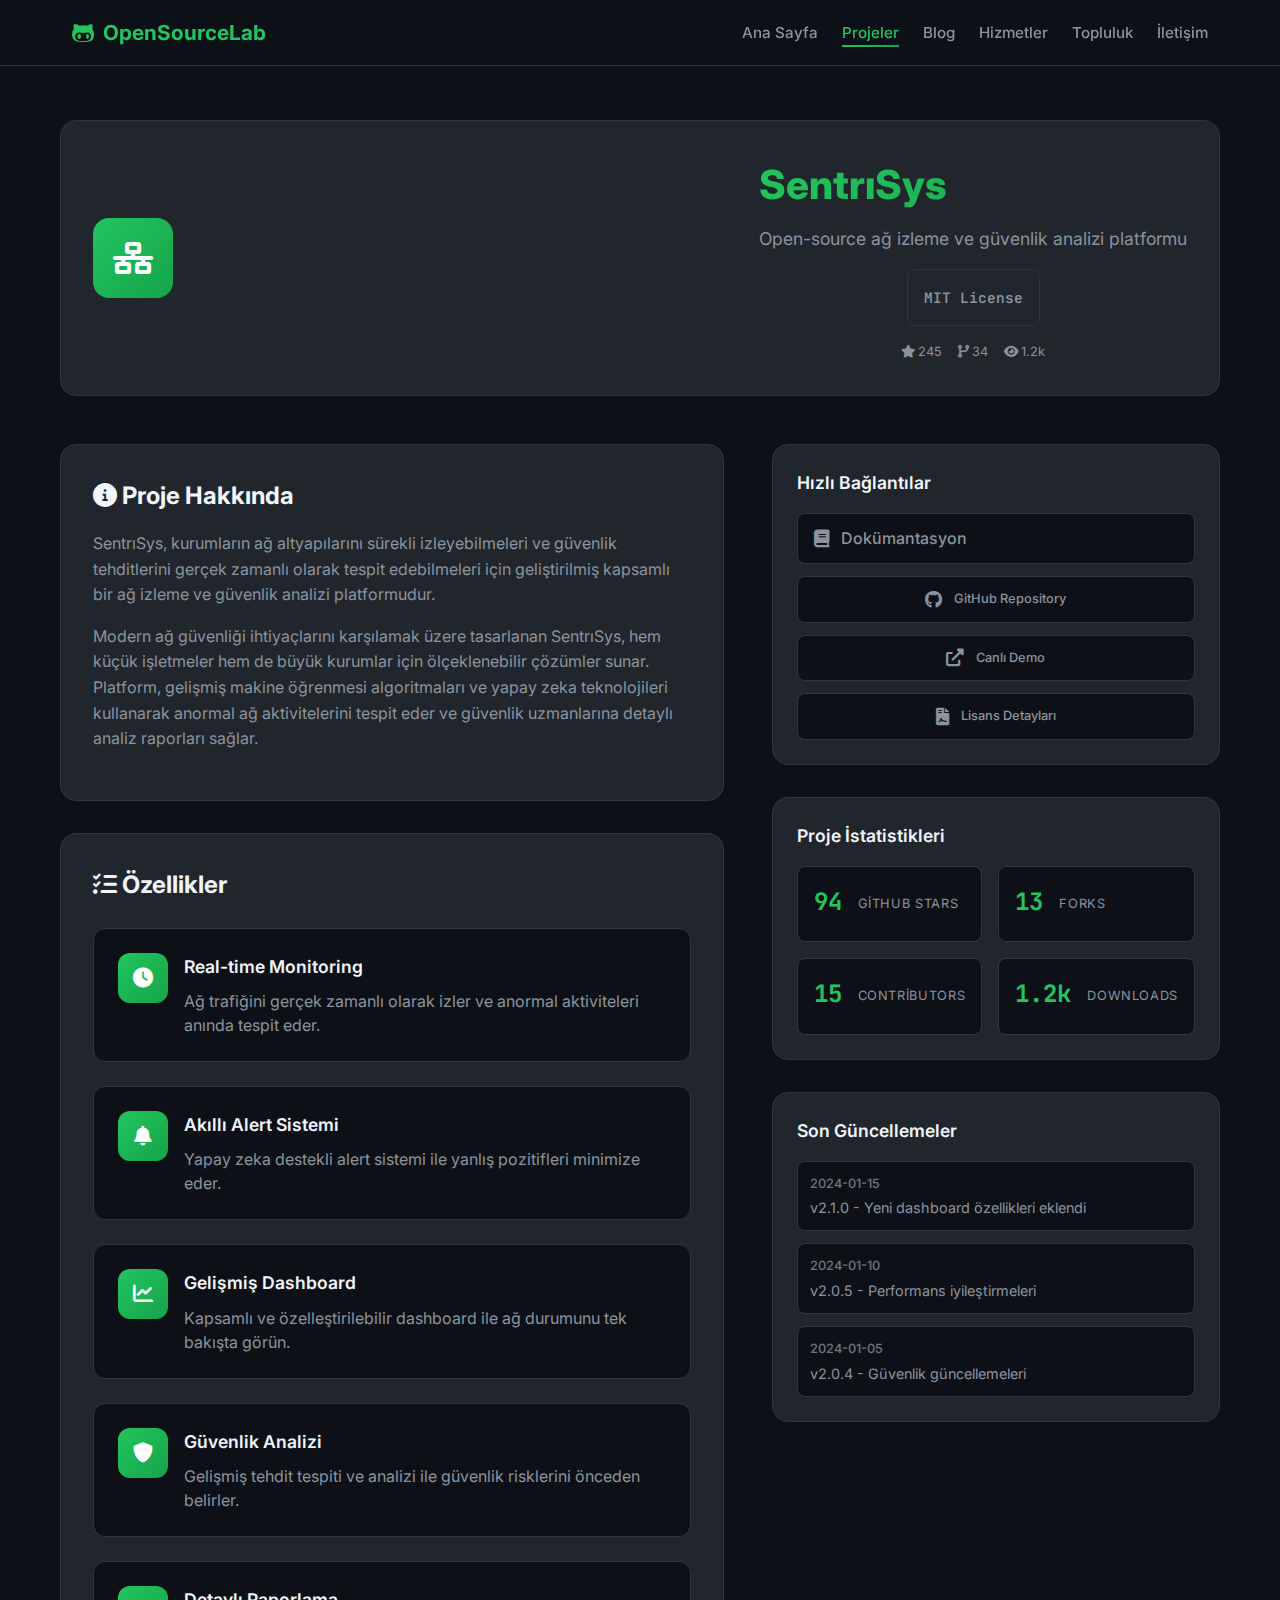
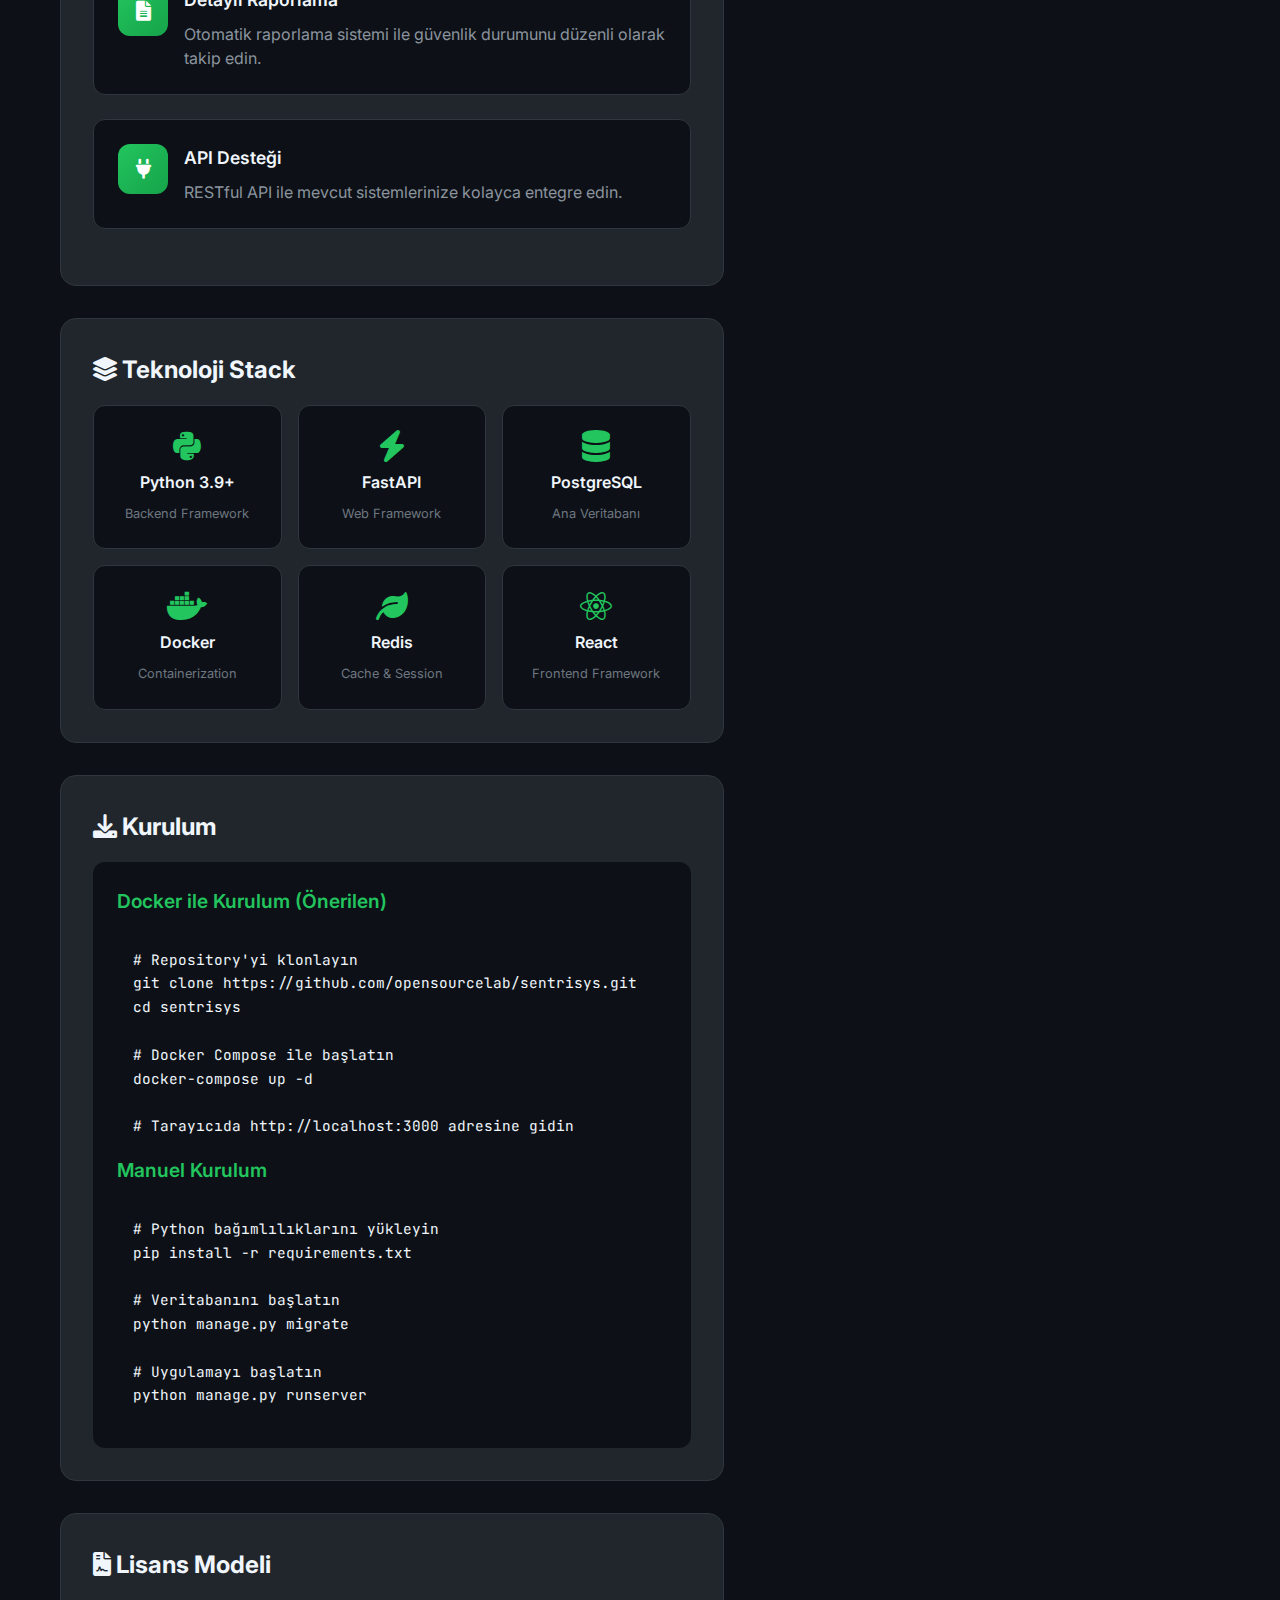
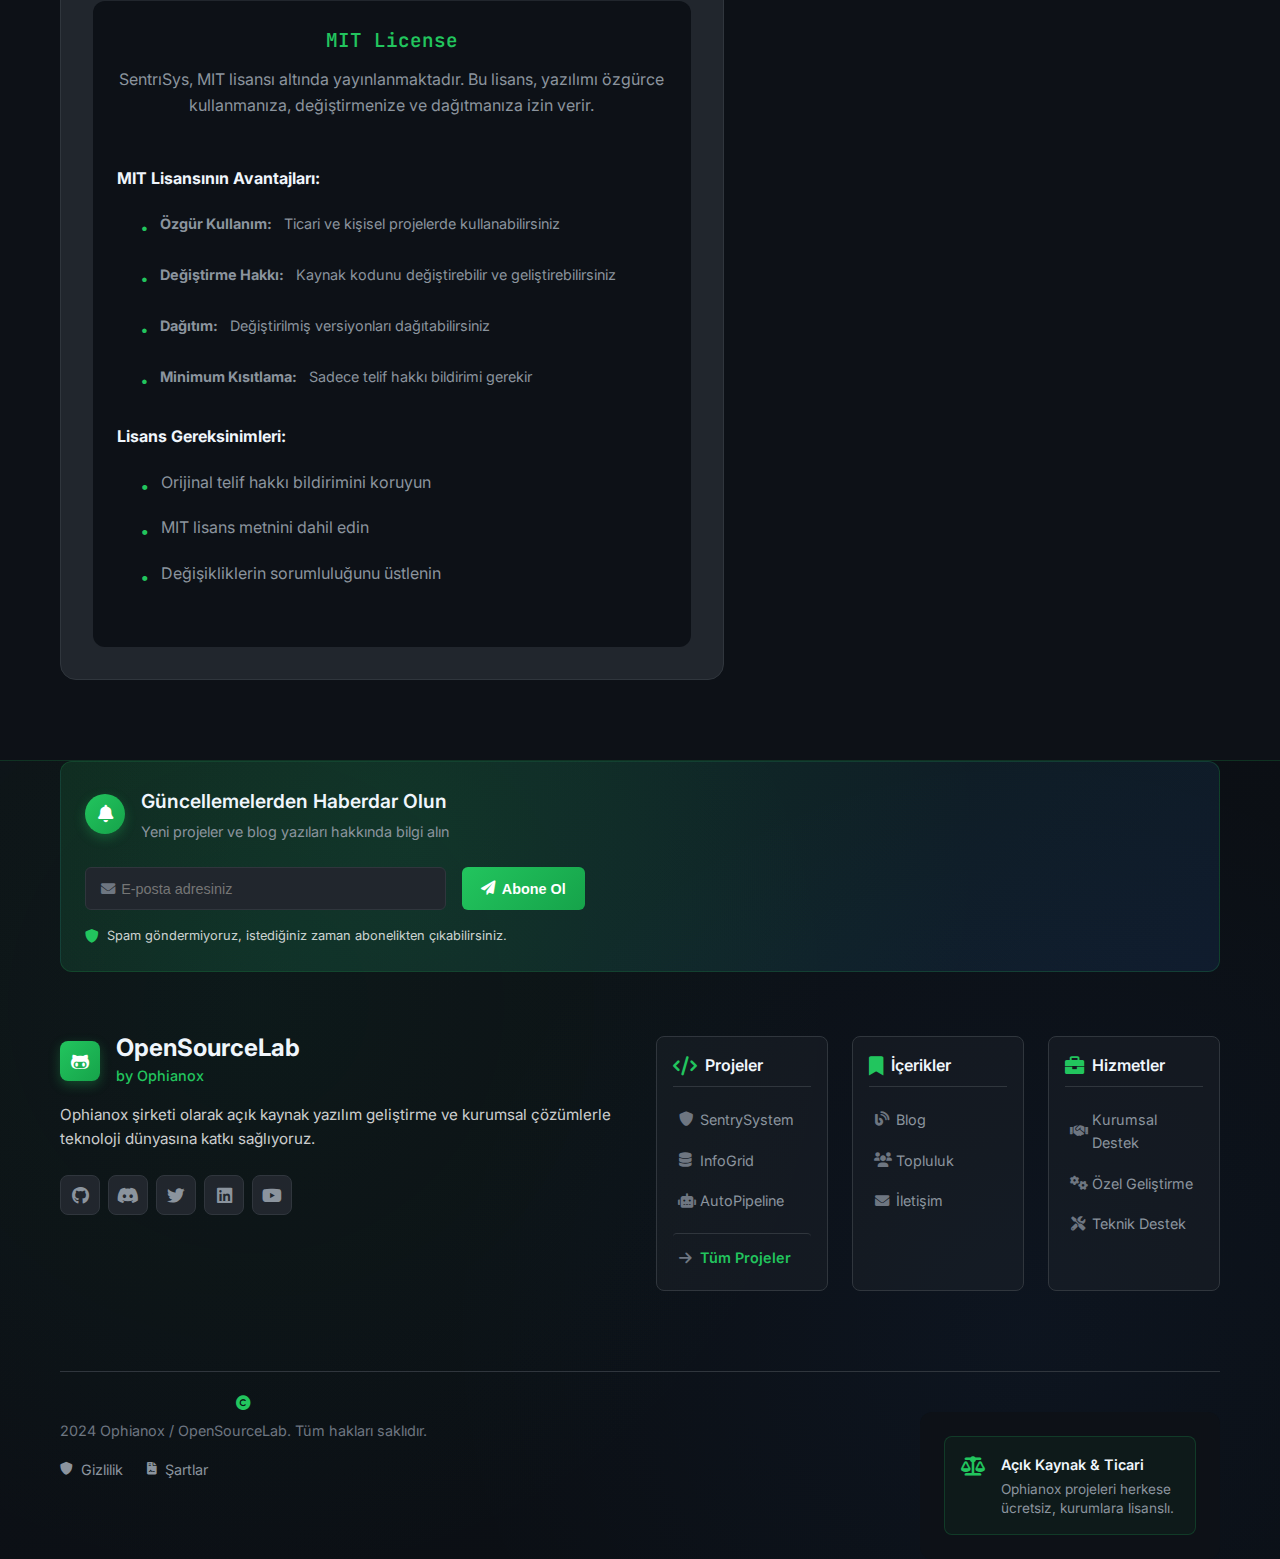
<file: projeler/sentrisys.html>
<!DOCTYPE html>
<html lang="tr">
<head>
    <meta charset="UTF-8">
    <meta name="viewport" content="width=device-width, initial-scale=1.0">
    <title>SentrıSys - OpenSourceLab</title>
    <link rel="stylesheet" href="../style.css">
    <link href="https://cdnjs.cloudflare.com/ajax/libs/font-awesome/6.0.0/css/all.min.css" rel="stylesheet">
    <link href="https://fonts.googleapis.com/css2?family=JetBrains+Mono:wght@300;400;500;600;700&family=Inter:wght@300;400;500;600;700&display=swap" rel="stylesheet">
</head>
<body>
    <!-- Navigation -->
    <nav class="navbar">
        <div class="nav-container">
            <div class="nav-logo">
                <i class="fab fa-github-alt"></i>
                <span>OpenSourceLab</span>
            </div>
            <ul class="nav-menu">
                <li><a href="../index.html" class="nav-link">Ana Sayfa</a></li>
                <li><a href="../projeler.html" class="nav-link active">Projeler</a></li>
                <li><a href="../blog.html" class="nav-link">Blog</a></li>
                <li><a href="../hizmetler.html" class="nav-link">Hizmetler</a></li>
                <li><a href="../topluluk.html" class="nav-link">Topluluk</a></li>
                <li><a href="../iletisim.html" class="nav-link">İletişim</a></li>
            </ul>
            <div class="hamburger">
                <span></span>
                <span></span>
                <span></span>
            </div>
        </div>
    </nav>

    <!-- Project Detail Section -->
    <section class="project-detail">
        <div class="container">
            <div class="project-header">
                <div class="project-icon-large">
                    <i class="fas fa-network-wired"></i>
                </div>
                <div class="project-info">
                    <h1>SentrıSys</h1>
                    <p class="project-description">Open-source ağ izleme ve güvenlik analizi platformu</p>
                    <div class="project-meta">
                        <div class="license-badge">MIT License</div>
                        <div class="github-stats">
                            <span><i class="fas fa-star"></i> 245</span>
                            <span><i class="fas fa-code-branch"></i> 34</span>
                            <span><i class="fas fa-eye"></i> 1.2k</span>
                        </div>
                    </div>
                </div>
            </div>

            <div class="project-content">
                <div class="project-main">
                    <!-- Proje Hakkında -->
                    <div class="section">
                        <h2><i class="fas fa-info-circle"></i> Proje Hakkında</h2>
                        <p>SentrıSys, kurumların ağ altyapılarını sürekli izleyebilmeleri ve güvenlik tehditlerini gerçek zamanlı olarak tespit edebilmeleri için geliştirilmiş kapsamlı bir ağ izleme ve güvenlik analizi platformudur.</p>
                        
                        <p>Modern ağ güvenliği ihtiyaçlarını karşılamak üzere tasarlanan SentrıSys, hem küçük işletmeler hem de büyük kurumlar için ölçeklenebilir çözümler sunar. Platform, gelişmiş makine öğrenmesi algoritmaları ve yapay zeka teknolojileri kullanarak anormal ağ aktivitelerini tespit eder ve güvenlik uzmanlarına detaylı analiz raporları sağlar.</p>
                    </div>

                    <!-- Özellikler -->
                    <div class="section">
                        <h2><i class="fas fa-list-check"></i> Özellikler</h2>
                        <div class="features-grid">
                            <div class="feature-item">
                                <div class="feature-icon">
                                    <i class="fas fa-clock"></i>
                                </div>
                                <div class="feature-content">
                                    <h3>Real-time Monitoring</h3>
                                    <p>Ağ trafiğini gerçek zamanlı olarak izler ve anormal aktiviteleri anında tespit eder.</p>
                                </div>
                            </div>
                            
                            <div class="feature-item">
                                <div class="feature-icon">
                                    <i class="fas fa-bell"></i>
                                </div>
                                <div class="feature-content">
                                    <h3>Akıllı Alert Sistemi</h3>
                                    <p>Yapay zeka destekli alert sistemi ile yanlış pozitifleri minimize eder.</p>
                                </div>
                            </div>
                            
                            <div class="feature-item">
                                <div class="feature-icon">
                                    <i class="fas fa-chart-line"></i>
                                </div>
                                <div class="feature-content">
                                    <h3>Gelişmiş Dashboard</h3>
                                    <p>Kapsamlı ve özelleştirilebilir dashboard ile ağ durumunu tek bakışta görün.</p>
                                </div>
                            </div>
                            
                            <div class="feature-item">
                                <div class="feature-icon">
                                    <i class="fas fa-shield-alt"></i>
                                </div>
                                <div class="feature-content">
                                    <h3>Güvenlik Analizi</h3>
                                    <p>Gelişmiş tehdit tespiti ve analizi ile güvenlik risklerini önceden belirler.</p>
                                </div>
                            </div>
                            
                            <div class="feature-item">
                                <div class="feature-icon">
                                    <i class="fas fa-file-alt"></i>
                                </div>
                                <div class="feature-content">
                                    <h3>Detaylı Raporlama</h3>
                                    <p>Otomatik raporlama sistemi ile güvenlik durumunu düzenli olarak takip edin.</p>
                                </div>
                            </div>
                            
                            <div class="feature-item">
                                <div class="feature-icon">
                                    <i class="fas fa-plug"></i>
                                </div>
                                <div class="feature-content">
                                    <h3>API Desteği</h3>
                                    <p>RESTful API ile mevcut sistemlerinize kolayca entegre edin.</p>
                                </div>
                            </div>
                        </div>
                    </div>

                    <!-- Teknoloji Stack -->
                    <div class="section">
                        <h2><i class="fas fa-layer-group"></i> Teknoloji Stack</h2>
                        <div class="tech-stack-detail">
                            <div class="tech-item">
                                <i class="fab fa-python"></i>
                                <span>Python 3.9+</span>
                                <small>Backend Framework</small>
                            </div>
                            <div class="tech-item">
                                <i class="fas fa-bolt"></i>
                                <span>FastAPI</span>
                                <small>Web Framework</small>
                            </div>
                            <div class="tech-item">
                                <i class="fas fa-database"></i>
                                <span>PostgreSQL</span>
                                <small>Ana Veritabanı</small>
                            </div>
                            <div class="tech-item">
                                <i class="fab fa-docker"></i>
                                <span>Docker</span>
                                <small>Containerization</small>
                            </div>
                            <div class="tech-item">
                                <i class="fas fa-leaf"></i>
                                <span>Redis</span>
                                <small>Cache & Session</small>
                            </div>
                            <div class="tech-item">
                                <i class="fab fa-react"></i>
                                <span>React</span>
                                <small>Frontend Framework</small>
                            </div>
                        </div>
                    </div>

                    <!-- Kurulum -->
                    <div class="section">
                        <h2><i class="fas fa-download"></i> Kurulum</h2>
                        <div class="installation">
                            <h3>Docker ile Kurulum (Önerilen)</h3>
                            <pre><code># Repository'yi klonlayın
git clone https://github.com/opensourcelab/sentrisys.git
cd sentrisys

# Docker Compose ile başlatın
docker-compose up -d

# Tarayıcıda http://localhost:3000 adresine gidin</code></pre>
                            
                            <h3>Manuel Kurulum</h3>
                            <pre><code># Python bağımlılıklarını yükleyin
pip install -r requirements.txt

# Veritabanını başlatın
python manage.py migrate

# Uygulamayı başlatın
python manage.py runserver</code></pre>
                        </div>
                    </div>

                    <!-- Lisans Modeli -->
                    <div class="section">
                        <h2><i class="fas fa-file-contract"></i> Lisans Modeli</h2>
                        <div class="license-info">
                            <div class="license-header">
                                <h3>MIT License</h3>
                                <p>SentrıSys, MIT lisansı altında yayınlanmaktadır. Bu lisans, yazılımı özgürce kullanmanıza, değiştirmenize ve dağıtmanıza izin verir.</p>
                            </div>
                            
                            <div class="license-features">
                                <h4>MIT Lisansının Avantajları:</h4>
                                <ul>
                                    <li><strong>Özgür Kullanım:</strong> Ticari ve kişisel projelerde kullanabilirsiniz</li>
                                    <li><strong>Değiştirme Hakkı:</strong> Kaynak kodunu değiştirebilir ve geliştirebilirsiniz</li>
                                    <li><strong>Dağıtım:</strong> Değiştirilmiş versiyonları dağıtabilirsiniz</li>
                                    <li><strong>Minimum Kısıtlama:</strong> Sadece telif hakkı bildirimi gerekir</li>
                                </ul>
                            </div>
                            
                            <div class="license-requirements">
                                <h4>Lisans Gereksinimleri:</h4>
                                <ul>
                                    <li>Orijinal telif hakkı bildirimini koruyun</li>
                                    <li>MIT lisans metnini dahil edin</li>
                                    <li>Değişikliklerin sorumluluğunu üstlenin</li>
                                </ul>
                            </div>
                        </div>
                    </div>
                </div>

                <div class="project-sidebar">
                    <div class="sidebar-section">
                        <h3>Hızlı Bağlantılar</h3>
                        <div class="quick-links">
                            <a href="sentrisys-docs.html" class="btn-docs">
                                <i class="fas fa-book"></i>
                                Dokümantasyon
                            </a>
                            <a href="#" class="btn-github">
                                <i class="fab fa-github"></i>
                                GitHub Repository
                            </a>
                            <a href="#" class="btn-demo">
                                <i class="fas fa-external-link-alt"></i>
                                Canlı Demo
                            </a>
                            <a href="#" class="btn-license" onclick="showLicenseModal('MIT')">
                                <i class="fas fa-file-contract"></i>
                                Lisans Detayları
                            </a>
                        </div>
                    </div>

                    <div class="sidebar-section">
                        <h3>Proje İstatistikleri</h3>
                        <div class="project-stats">
                            <div class="stat-item">
                                <span class="stat-number">245</span>
                                <span class="stat-label">GitHub Stars</span>
                            </div>
                            <div class="stat-item">
                                <span class="stat-number">34</span>
                                <span class="stat-label">Forks</span>
                            </div>
                            <div class="stat-item">
                                <span class="stat-number">15</span>
                                <span class="stat-label">Contributors</span>
                            </div>
                            <div class="stat-item">
                                <span class="stat-number">1.2k</span>
                                <span class="stat-label">Downloads</span>
                            </div>
                        </div>
                    </div>

                    <div class="sidebar-section">
                        <h3>Son Güncellemeler</h3>
                        <div class="recent-updates">
                            <div class="update-item">
                                <span class="update-date">2024-01-15</span>
                                <span class="update-text">v2.1.0 - Yeni dashboard özellikleri eklendi</span>
                            </div>
                            <div class="update-item">
                                <span class="update-date">2024-01-10</span>
                                <span class="update-text">v2.0.5 - Performans iyileştirmeleri</span>
                            </div>
                            <div class="update-item">
                                <span class="update-date">2024-01-05</span>
                                <span class="update-text">v2.0.4 - Güvenlik güncellemeleri</span>
                            </div>
                        </div>
                    </div>
                </div>
            </div>
        </div>
    </section>

    <!-- License Modal -->
    <div id="licenseModal" class="modal">
        <div class="modal-content">
            <div class="modal-header">
                <h2>MIT License</h2>
                <span class="close">&times;</span>
            </div>
            <div class="modal-body">
                <div class="license-text">
                    <p>Copyright (c) 2024 OpenSourceLab</p>
                    <p>Permission is hereby granted, free of charge, to any person obtaining a copy of this software and associated documentation files (the "Software"), to deal in the Software without restriction, including without limitation the rights to use, copy, modify, merge, publish, distribute, sublicense, and/or sell copies of the Software, and to permit persons to whom the Software is furnished to do so, subject to the following conditions:</p>
                    <p>The above copyright notice and this permission notice shall be included in all copies or substantial portions of the Software.</p>
                    <p>THE SOFTWARE IS PROVIDED "AS IS", WITHOUT WARRANTY OF ANY KIND, EXPRESS OR IMPLIED, INCLUDING BUT NOT LIMITED TO THE WARRANTIES OF MERCHANTABILITY, FITNESS FOR A PARTICULAR PURPOSE AND NONINFRINGEMENT. IN NO EVENT SHALL THE AUTHORS OR COPYRIGHT HOLDERS BE LIABLE FOR ANY CLAIM, DAMAGES OR OTHER LIABILITY, WHETHER IN AN ACTION OF CONTRACT, TORT OR OTHERWISE, ARISING FROM, OUT OF OR IN CONNECTION WITH THE SOFTWARE OR THE USE OR OTHER DEALINGS IN THE SOFTWARE.</p>
                </div>
            </div>
        </div>
    </div>

    <!-- Include Footer -->
    <div id="footer-placeholder"></div>

    <script src="../script.js"></script>
    <script>
        // Load footer
        fetch('../footer.html')
            .then(response => response.text())
            .then(data => {
                document.getElementById('footer-placeholder').innerHTML = data;
            });

        // License Modal
        function showLicenseModal(licenseType) {
            const modal = document.getElementById('licenseModal');
            modal.style.display = 'block';
        }

        // Close modal
        document.querySelector('.close').onclick = function() {
            document.getElementById('licenseModal').style.display = 'none';
        }

        window.onclick = function(event) {
            const modal = document.getElementById('licenseModal');
            if (event.target == modal) {
                modal.style.display = 'none';
            }
        }
    </script>
</body>
</html>
</file>
<file: style.css>
* {
    margin: 0;
    padding: 0;
    box-sizing: border-box;
}

:root {
    --primary-color: #22c55e;
    --primary-dark: #16a34a;
    --secondary-color: #3b82f6;
    --accent-color: #f59e0b;
    --bg-dark: #0d1117;
    --bg-secondary: #161b22;
    --bg-card: #21262d;
    --bg-code: #0d1117;
    --text-primary: #f0f6fc;
    --text-secondary: #8b949e;
    --text-muted: #6e7681;
    --border-color: #30363d;
    --border-active: #22c55e;
    --shadow-primary: 0 16px 32px rgba(34, 197, 94, 0.15);
    --shadow-card: 0 8px 32px rgba(0, 0, 0, 0.6);
    --gradient-primary: linear-gradient(135deg, #22c55e 0%, #16a34a 100%);
    --gradient-secondary: linear-gradient(135deg, #3b82f6 0%, #1d4ed8 100%);
    --gradient-bg: linear-gradient(135deg, #0d1117 0%, #161b22 100%);
    --gradient-code: linear-gradient(135deg, #0d1117 0%, #21262d 100%);
    
    /* Code colors */
    --code-keyword: #ff7b72;
    --code-string: #a5d6ff;
    --code-comment: #8b949e;
    --code-function: #d2a8ff;
    --code-class: #ffa657;
}

html {
    scroll-behavior: smooth;
}

body {
    font-family: 'Inter', -apple-system, BlinkMacSystemFont, 'Segoe UI', Roboto, sans-serif;
    background: var(--bg-dark);
    color: var(--text-primary);
    line-height: 1.6;
    overflow-x: hidden;
}

.container {
    max-width: 1200px;
    margin: 0 auto;
    padding: 0 20px;
}

/* Navigation */
.navbar {
    position: fixed;
    top: 0;
    width: 100%;
    background: rgba(13, 17, 23, 0.95);
    backdrop-filter: blur(20px);
    z-index: 1000;
    border-bottom: 1px solid var(--border-color);
}

.nav-container {
    display: flex;
    justify-content: space-between;
    align-items: center;
    padding: 1rem 2rem;
    max-width: 1200px;
    margin: 0 auto;
}

.nav-logo {
    display: flex;
    align-items: center;
    gap: 0.5rem;
    font-size: 1.3rem;
    font-weight: 700;
    color: var(--primary-color);
    flex-shrink: 0;
}

.nav-logo i {
    font-size: 1.5rem;
}

.nav-menu {
    display: flex;
    list-style: none;
    gap: 1.5rem;
    flex-wrap: nowrap;
}

.nav-link {
    color: var(--text-secondary);
    text-decoration: none;
    font-weight: 500;
    transition: all 0.3s ease;
    position: relative;
    white-space: nowrap;
    font-size: 0.95rem;
}

.nav-link::after {
    content: '';
    position: absolute;
    bottom: -5px;
    left: 0;
    width: 0;
    height: 2px;
    background: var(--gradient-primary);
    transition: width 0.3s ease;
}

.nav-link:hover {
    color: var(--primary-color);
}

.nav-link:hover::after,
.nav-link.active::after {
    width: 100%;
}

.nav-link.active {
    color: var(--primary-color);
}

.hamburger {
    display: none;
    flex-direction: column;
    cursor: pointer;
    gap: 4px;
    z-index: 1001;
}

.hamburger span {
    width: 25px;
    height: 3px;
    background: var(--text-primary);
    transition: all 0.3s ease;
    transform-origin: center;
}

.hamburger.active span:nth-child(1) {
    transform: rotate(45deg) translate(6px, 6px);
}

.hamburger.active span:nth-child(2) {
    opacity: 0;
}

.hamburger.active span:nth-child(3) {
    transform: rotate(-45deg) translate(6px, -6px);
}

/* Hero Section */
.hero {
    min-height: 100vh;
    display: flex;
    align-items: center;
    background: var(--gradient-bg);
    position: relative;
    overflow: hidden;
    padding-top: 80px;
}

.hero::before {
    content: '';
    position: absolute;
    top: 0;
    left: 0;
    right: 0;
    bottom: 0;
    background: radial-gradient(circle at 20% 30%, rgba(34, 197, 94, 0.1) 0%, transparent 50%),
                radial-gradient(circle at 80% 70%, rgba(59, 130, 246, 0.1) 0%, transparent 50%);
}

.hero-container {
    display: grid;
    grid-template-columns: 1fr 1fr;
    gap: 4rem;
    align-items: center;
    position: relative;
    z-index: 1;
}

.hero-content {
    animation: slideInLeft 1s ease-out;
}

.hero-badge {
    display: inline-flex;
    align-items: center;
    gap: 0.5rem;
    background: rgba(34, 197, 94, 0.1);
    border: 1px solid var(--primary-color);
    padding: 0.5rem 1rem;
    border-radius: 50px;
    font-size: 0.9rem;
    margin-bottom: 2rem;
    color: var(--primary-color);
}

.hero-title {
    font-size: 3.5rem;
    font-weight: 700;
    line-height: 1.2;
    margin-bottom: 1.5rem;
}

.typing-text {
    font-family: 'JetBrains Mono', monospace;
    color: var(--text-primary);
}

.gradient-text {
    background: var(--gradient-primary);
    -webkit-background-clip: text;
    -webkit-text-fill-color: transparent;
    background-clip: text;
}

.hero-description {
    font-size: 1.2rem;
    color: var(--text-secondary);
    margin-bottom: 2rem;
    line-height: 1.7;
}

.hero-stats {
    display: flex;
    gap: 2rem;
    margin-bottom: 2.5rem;
}

.hero-stats .stat-item {
    display: flex;
    flex-direction: column;
    align-items: center;
    text-align: center;
    padding: 1rem;
    background: rgba(34, 197, 94, 0.05);
    border-radius: 12px;
    border: 1px solid rgba(34, 197, 94, 0.2);
    min-width: 120px;
}

.hero-stats .stat-item i {
    font-size: 1.5rem;
    color: var(--primary-color);
    margin-bottom: 0.5rem;
}

.hero-stats .stat-number {
    font-size: 1.5rem;
    font-weight: 700;
    color: var(--primary-color);
    font-family: 'JetBrains Mono', monospace;
}

.hero-stats .stat-label {
    font-size: 0.8rem;
    color: var(--text-secondary);
    margin-top: 0.2rem;
}

.hero-buttons {
    display: flex;
    gap: 1rem;
}

.btn-primary, .btn-secondary {
    display: inline-flex;
    align-items: center;
    gap: 0.5rem;
    padding: 1rem 2rem;
    border: none;
    border-radius: 12px;
    font-weight: 600;
    text-decoration: none;
    cursor: pointer;
    transition: all 0.3s ease;
    font-size: 1rem;
}

.btn-primary {
    background: var(--gradient-primary);
    color: white;
    box-shadow: var(--shadow-primary);
}

.btn-primary:hover {
    transform: translateY(-2px);
    box-shadow: 0 20px 60px rgba(34, 197, 94, 0.3);
}

.btn-secondary {
    background: transparent;
    color: var(--text-primary);
    border: 2px solid var(--border-color);
}

.btn-secondary:hover {
    background: var(--bg-card);
    border-color: var(--primary-color);
    color: var(--primary-color);
}

/* Hero Visual - Code Window */
.hero-visual {
    position: relative;
    animation: slideInRight 1s ease-out;
}

.code-window {
    background: var(--bg-card);
    border-radius: 12px;
    border: 1px solid var(--border-color);
    overflow: hidden;
    box-shadow: var(--shadow-card);
    max-width: 100%;
    width: 100%;
}

.window-header {
    background: var(--bg-secondary);
    padding: 1rem;
    display: flex;
    align-items: center;
    gap: 1rem;
    border-bottom: 1px solid var(--border-color);
}

.window-controls {
    display: flex;
    gap: 0.5rem;
}

.control {
    width: 12px;
    height: 12px;
    border-radius: 50%;
}

.control.close { background: #ff5f56; }
.control.minimize { background: #ffbd2e; }
.control.maximize { background: #27ca3f; }

.window-title {
    color: var(--text-secondary);
    font-size: 0.9rem;
    font-family: 'JetBrains Mono', monospace;
}

.code-content {
    padding: 1.5rem;
    font-family: 'JetBrains Mono', monospace;
    font-size: 0.85rem;
    line-height: 1.6;
    background: var(--gradient-code);
    max-height: 300px;
    overflow-y: auto;
}

.code-line {
    margin-bottom: 0.5rem;
    position: relative;
}

.keyword { color: var(--code-keyword); }
.string { color: var(--code-string); }
.comment { color: var(--code-comment); }
.function { color: var(--code-function); }
.class-name { color: var(--code-class); }

.floating-badge {
    position: absolute;
    background: var(--bg-card);
    border: 1px solid var(--border-color);
    border-radius: 12px;
    padding: 0.5rem 1rem;
    display: flex;
    align-items: center;
    gap: 0.5rem;
    font-size: 0.8rem;
    font-weight: 600;
    backdrop-filter: blur(10px);
    animation: float 6s ease-in-out infinite;
}

.floating-badge i {
    font-size: 1.2rem;
}

.badge-1 {
    top: 10%;
    right: -10%;
    color: #306998;
    animation-delay: 0s;
}

.badge-2 {
    bottom: 30%;
    right: 20%;
    color: #f7df1e;
    animation-delay: 2s;
}

.badge-3 {
    bottom: 10%;
    left: -5%;
    color: #2496ed;
    animation-delay: 4s;
}

@keyframes float {
    0%, 100% { transform: translateY(0px) rotate(0deg); }
    50% { transform: translateY(-15px) rotate(2deg); }
}

/* Sections */
section {
    padding: 6rem 0;
}

.section-header {
    text-align: center;
    margin-bottom: 4rem;
}

.section-header h2 {
    font-size: 2.5rem;
    font-weight: 700;
    margin-bottom: 1rem;
    background: var(--gradient-primary);
    -webkit-background-clip: text;
    -webkit-text-fill-color: transparent;
    background-clip: text;
}

.section-header p {
    font-size: 1.1rem;
    color: var(--text-secondary);
}

/* Projects */
.projects {
    background: var(--bg-secondary);
}

.projects-grid {
    display: grid;
    grid-template-columns: repeat(auto-fit, minmax(350px, 1fr));
    gap: 2rem;
}

.project-card {
    background: var(--bg-card);
    border-radius: 16px;
    padding: 2rem;
    border: 1px solid var(--border-color);
    transition: all 0.3s ease;
    position: relative;
    overflow: hidden;
}

.project-card::before {
    content: '';
    position: absolute;
    top: 0;
    left: 0;
    right: 0;
    height: 3px;
    background: var(--gradient-primary);
    opacity: 0;
    transition: opacity 0.3s ease;
}

.project-card:hover::before {
    opacity: 1;
}

.project-card:hover {
    transform: translateY(-5px);
    box-shadow: var(--shadow-card);
    border-color: var(--primary-color);
}

.project-card.featured {
    background: linear-gradient(135deg, rgba(34, 197, 94, 0.05) 0%, var(--bg-card) 100%);
    border-color: var(--primary-color);
}

.project-card.featured::before {
    opacity: 1;
}

.project-header {
    display: flex;
    justify-content: space-between;
    align-items: flex-start;
    margin-bottom: 1.5rem;
}

.project-icon {
    width: 60px;
    height: 60px;
    background: var(--gradient-primary);
    border-radius: 12px;
    display: flex;
    align-items: center;
    justify-content: center;
    font-size: 1.5rem;
    color: white;
}

.project-meta {
    text-align: right;
    display: flex;
    flex-direction: column;
    gap: 0.5rem;
}

.license-badge {
    background: rgba(34, 197, 94, 0.2);
    color: var(--primary-color);
    padding: 0.2rem 0.5rem;
    border-radius: 6px;
    font-size: 0.7rem;
    font-weight: 600;
    font-family: 'JetBrains Mono', monospace;
}

.license-badge.gpl {
    background: rgba(59, 130, 246, 0.2);
    color: var(--secondary-color);
}

.license-badge.apache {
    background: rgba(245, 158, 11, 0.2);
    color: var(--accent-color);
}

.github-stats {
    display: flex;
    gap: 1rem;
    font-size: 0.8rem;
    color: var(--text-secondary);
}

.github-stats span {
    display: flex;
    align-items: center;
    gap: 0.2rem;
}

.status-badge {
    background: rgba(34, 197, 94, 0.2);
    color: var(--primary-color);
    padding: 0.2rem 0.5rem;
    border-radius: 6px;
    font-size: 0.7rem;
    font-weight: 600;
}

.status-badge.beta {
    background: rgba(245, 158, 11, 0.2);
    color: var(--accent-color);
}

.project-card h3 {
    font-size: 1.5rem;
    font-weight: 600;
    margin-bottom: 1rem;
    font-family: 'JetBrains Mono', monospace;
}

.project-card p {
    color: var(--text-secondary);
    margin-bottom: 1.5rem;
    line-height: 1.6;
}

.tech-stack {
    display: flex;
    flex-wrap: wrap;
    gap: 0.5rem;
    margin-bottom: 2rem;
}

.tech-tag {
    background: var(--bg-secondary);
    color: var(--text-secondary);
    padding: 0.3rem 0.8rem;
    border-radius: 20px;
    font-size: 0.8rem;
    font-weight: 500;
    border: 1px solid var(--border-color);
}

.project-actions {
    display: flex;
    gap: 0.5rem;
}

.btn-github, .btn-demo, .btn-license {
    flex: 1;
    padding: 0.5rem 0.8rem;
    border: 1px solid var(--border-color);
    border-radius: 8px;
    background: var(--bg-secondary);
    color: var(--text-secondary);
    font-size: 0.8rem;
    font-weight: 500;
    cursor: pointer;
    transition: all 0.3s ease;
    display: flex;
    align-items: center;
    justify-content: center;
    gap: 0.3rem;
}

.btn-github:hover {
    background: var(--primary-color);
    color: white;
    border-color: var(--primary-color);
}

.btn-demo:hover {
    background: var(--secondary-color);
    color: white;
    border-color: var(--secondary-color);
}

.btn-license:hover {
    background: var(--accent-color);
    color: white;
    border-color: var(--accent-color);
}

/* Licenses */
.licenses-grid {
    display: grid;
    grid-template-columns: repeat(auto-fit, minmax(300px, 1fr));
    gap: 2rem;
}

.license-card {
    background: var(--bg-card);
    border-radius: 16px;
    padding: 2rem;
    border: 1px solid var(--border-color);
    transition: all 0.3s ease;
}

.license-card:hover {
    transform: translateY(-5px);
    box-shadow: var(--shadow-card);
    border-color: var(--primary-color);
}

.license-card.commercial {
    background: linear-gradient(135deg, rgba(245, 158, 11, 0.05) 0%, var(--bg-card) 100%);
    border-color: var(--accent-color);
}

.license-header {
    display: flex;
    flex-direction: column;
    align-items: center;
    text-align: center;
    margin-bottom: 1.5rem;
}

.license-header i {
    font-size: 2.5rem;
    color: var(--primary-color);
    margin-bottom: 1rem;
}

.license-card.commercial .license-header i {
    color: var(--accent-color);
}

.license-header h3 {
    font-size: 1.3rem;
    font-weight: 600;
    margin-bottom: 0.5rem;
    font-family: 'JetBrains Mono', monospace;
}

.license-type {
    background: rgba(34, 197, 94, 0.2);
    color: var(--primary-color);
    padding: 0.2rem 0.8rem;
    border-radius: 12px;
    font-size: 0.7rem;
    font-weight: 600;
}

.license-type.copyleft {
    background: rgba(59, 130, 246, 0.2);
    color: var(--secondary-color);
}

.license-type.commercial-type {
    background: rgba(245, 158, 11, 0.2);
    color: var(--accent-color);
}

.license-card p {
    color: var(--text-secondary);
    margin-bottom: 1.5rem;
    line-height: 1.6;
}

.license-features {
    list-style: none;
    margin-bottom: 1.5rem;
}

.license-features li {
    display: flex;
    align-items: center;
    gap: 0.5rem;
    margin-bottom: 0.5rem;
    font-size: 0.9rem;
}

.license-features i.fa-check {
    color: var(--primary-color);
}

.license-features i.fa-times {
    color: #f87171;
}

.license-projects, .license-pricing {
    background: var(--bg-secondary);
    padding: 1rem;
    border-radius: 8px;
    border: 1px solid var(--border-color);
}

.license-projects strong, .license-pricing strong {
    color: var(--text-primary);
    font-size: 0.8rem;
    display: block;
    margin-bottom: 0.3rem;
}

.license-projects span, .license-pricing span {
    color: var(--text-secondary);
    font-size: 0.8rem;
}

/* Community */
.community {
    background: var(--bg-secondary);
}

.community-content {
    display: flex;
    flex-direction: column;
    gap: 4rem;
}

.community-stats {
    display: grid;
    grid-template-columns: repeat(auto-fit, minmax(200px, 1fr));
    gap: 2rem;
}

.stat-card {
    background: var(--bg-card);
    border-radius: 16px;
    padding: 2rem;
    text-align: center;
    border: 1px solid var(--border-color);
    transition: all 0.3s ease;
}

.stat-card:hover {
    transform: translateY(-5px);
    border-color: var(--primary-color);
}

.stat-card i {
    font-size: 2.5rem;
    color: var(--primary-color);
    margin-bottom: 1rem;
}

.stat-card .stat-number {
    font-size: 2.5rem;
    font-weight: 700;
    color: var(--primary-color);
    font-family: 'JetBrains Mono', monospace;
    margin-bottom: 0.5rem;
}

.stat-card .stat-label {
    color: var(--text-secondary);
    font-weight: 500;
}

.contribution-guide {
    background: var(--bg-card);
    border-radius: 16px;
    padding: 3rem;
    border: 1px solid var(--border-color);
}

.contribution-guide h3 {
    font-size: 1.8rem;
    margin-bottom: 2rem;
    text-align: center;
    color: var(--primary-color);
}

.contribution-steps {
    display: grid;
    grid-template-columns: repeat(auto-fit, minmax(250px, 1fr));
    gap: 2rem;
}

.step {
    display: flex;
    gap: 1rem;
    align-items: flex-start;
}

.step-number {
    width: 40px;
    height: 40px;
    background: var(--gradient-primary);
    color: white;
    border-radius: 50%;
    display: flex;
    align-items: center;
    justify-content: center;
    font-weight: 700;
    font-family: 'JetBrains Mono', monospace;
    flex-shrink: 0;
}

.step-content h4 {
    margin-bottom: 0.5rem;
    color: var(--text-primary);
}

.step-content p {
    color: var(--text-secondary);
    font-size: 0.9rem;
    line-height: 1.5;
}

.community-links h3 {
    font-size: 1.8rem;
    margin-bottom: 2rem;
    text-align: center;
    color: var(--primary-color);
}

.social-platforms {
    display: grid;
    grid-template-columns: repeat(auto-fit, minmax(250px, 1fr));
    gap: 1.5rem;
}

.platform-link {
    display: flex;
    align-items: center;
    gap: 1rem;
    padding: 1.5rem;
    background: var(--bg-card);
    border-radius: 12px;
    border: 1px solid var(--border-color);
    text-decoration: none;
    transition: all 0.3s ease;
}

.platform-link:hover {
    transform: translateY(-3px);
    border-color: var(--primary-color);
}

.platform-link i {
    font-size: 2rem;
    color: var(--primary-color);
}

.platform-link h4 {
    color: var(--text-primary);
    margin-bottom: 0.2rem;
}

.platform-link p {
    color: var(--text-secondary);
    font-size: 0.8rem;
}

/* Contact */
.contact-content {
    display: grid;
    grid-template-columns: 1fr 2fr;
    gap: 4rem;
}

.contact-info {
    display: flex;
    flex-direction: column;
    gap: 1.5rem;
}

.contact-item {
    display: flex;
    gap: 1rem;
    padding: 1.5rem;
    background: var(--bg-card);
    border-radius: 16px;
    border: 1px solid var(--border-color);
    transition: all 0.3s ease;
}

.contact-item:hover {
    transform: translateX(10px);
    border-color: var(--primary-color);
}

.contact-item i {
    color: var(--primary-color);
    font-size: 1.5rem;
    margin-top: 0.5rem;
    flex-shrink: 0;
}

.contact-item h4 {
    font-size: 1.1rem;
    font-weight: 600;
    margin-bottom: 0.3rem;
    color: var(--text-primary);
}

.contact-item p {
    color: var(--primary-color);
    font-family: 'JetBrains Mono', monospace;
    font-size: 0.9rem;
    margin-bottom: 0.2rem;
}

.contact-item small {
    color: var(--text-secondary);
    font-size: 0.8rem;
}

.contact-form {
    background: var(--bg-card);
    padding: 2.5rem;
    border-radius: 20px;
    border: 1px solid var(--border-color);
}

.form-header {
    margin-bottom: 2rem;
    text-align: center;
}

.form-header h3 {
    color: var(--primary-color);
    margin-bottom: 0.5rem;
}

.form-header p {
    color: var(--text-secondary);
    font-size: 0.9rem;
}

.form-group {
    margin-bottom: 1.5rem;
}

.contact-form input,
.contact-form select,
.contact-form textarea {
    width: 100%;
    padding: 1rem;
    background: var(--bg-secondary);
    border: 1px solid var(--border-color);
    border-radius: 12px;
    color: var(--text-primary);
    font-family: inherit;
    transition: all 0.3s ease;
}

.contact-form input:focus,
.contact-form select:focus,
.contact-form textarea:focus {
    outline: none;
    border-color: var(--primary-color);
    box-shadow: 0 0 0 3px rgba(34, 197, 94, 0.1);
}

.contact-form input::placeholder,
.contact-form textarea::placeholder {
    color: var(--text-muted);
}

.checkbox-group {
    display: flex;
    align-items: flex-start;
    gap: 0.5rem;
}

.checkbox-group label {
    display: flex;
    align-items: flex-start;
    gap: 0.5rem;
    cursor: pointer;
    font-size: 0.9rem;
    color: var(--text-secondary);
    line-height: 1.4;
}

.checkbox-group input[type="checkbox"] {
    width: auto;
    margin: 0;
}

.full-width {
    width: 100%;
}

/* Blog Section */
.blog {
    background: var(--bg-dark);
    padding: 8rem 0;
}

.blog-grid {
    display: grid;
    grid-template-columns: repeat(auto-fit, minmax(350px, 1fr));
    gap: 2rem;
    margin-top: 3rem;
}

.blog-card {
    background: var(--bg-card);
    border-radius: 12px;
    overflow: hidden;
    border: 1px solid var(--border-color);
    transition: all 0.3s ease;
    cursor: pointer;
}

.blog-card:hover {
    transform: translateY(-5px);
    border-color: var(--primary-color);
    box-shadow: var(--shadow-card);
}

.blog-card.featured {
    grid-column: span 2;
}

.blog-image {
    height: 200px;
    background: var(--gradient-primary);
    position: relative;
    display: flex;
    align-items: center;
    justify-content: center;
}

.blog-category {
    position: absolute;
    top: 1rem;
    left: 1rem;
    background: rgba(0, 0, 0, 0.8);
    color: var(--text-primary);
    padding: 0.5rem 1rem;
    border-radius: 20px;
    font-size: 0.8rem;
    font-weight: 500;
}

.blog-date {
    position: absolute;
    top: 1rem;
    right: 1rem;
    background: rgba(0, 0, 0, 0.8);
    color: var(--text-primary);
    padding: 0.5rem;
    border-radius: 8px;
    text-align: center;
    min-width: 60px;
}

.blog-date .day {
    display: block;
    font-size: 1.2rem;
    font-weight: 700;
}

.blog-date .month {
    font-size: 0.8rem;
    text-transform: uppercase;
}

.blog-content {
    padding: 1.5rem;
}

.blog-content h3 {
    font-size: 1.3rem;
    font-weight: 600;
    margin-bottom: 1rem;
    color: var(--text-primary);
    line-height: 1.4;
}

.blog-content p {
    color: var(--text-secondary);
    margin-bottom: 1.5rem;
    line-height: 1.6;
}

.blog-meta {
    display: flex;
    justify-content: space-between;
    align-items: center;
    margin-bottom: 1rem;
    font-size: 0.9rem;
    color: var(--text-muted);
}

.blog-author, .blog-reading-time {
    display: flex;
    align-items: center;
    gap: 0.5rem;
}

.blog-tags {
    display: flex;
    gap: 0.5rem;
    flex-wrap: wrap;
}

.blog-tags .tag {
    background: rgba(34, 197, 94, 0.1);
    color: var(--primary-color);
    padding: 0.3rem 0.8rem;
    border-radius: 15px;
    font-size: 0.8rem;
    border: 1px solid rgba(34, 197, 94, 0.2);
}

.blog-pagination {
    display: flex;
    justify-content: center;
    align-items: center;
    gap: 0.5rem;
    margin-top: 3rem;
    flex-wrap: wrap;
}

.btn-pagination {
    background: var(--bg-card);
    border: 1px solid var(--border-color);
    color: var(--text-secondary);
    padding: 0.8rem 1.2rem;
    border-radius: 8px;
    cursor: pointer;
    transition: all 0.3s ease;
    font-size: 0.9rem;
    min-width: 40px;
    display: flex;
    align-items: center;
    justify-content: center;
}

.btn-pagination:hover, .btn-pagination.active {
    background: var(--primary-color);
    color: var(--bg-dark);
    border-color: var(--primary-color);
    transform: translateY(-1px);
    box-shadow: 0 4px 12px rgba(34, 197, 94, 0.3);
}

.pagination-info {
    display: flex;
    flex-direction: column;
    align-items: center;
    gap: 0.25rem;
    margin-left: 1rem;
    padding: 0.75rem 1rem;
    background: var(--bg-secondary);
    border-radius: 8px;
    font-size: 0.875rem;
    color: var(--text-muted);
    border: 1px solid var(--border-color);
}

.pagination-info span:first-child {
    font-weight: 600;
    color: var(--text-primary);
}

/* Enhanced Footer Styles */
.footer-main {
    display: grid;
    grid-template-columns: 2fr 3fr;
    gap: 4rem;
    margin-bottom: 3rem;
}

.footer-tagline {
    color: var(--text-secondary);
    margin-bottom: 1.5rem;
    line-height: 1.6;
}

.footer-social {
    display: flex;
    gap: 1rem;
    margin-top: 1.5rem;
}

.social-link {
    display: flex;
    align-items: center;
    justify-content: center;
    width: 40px;
    height: 40px;
    background: var(--bg-card);
    border: 1px solid var(--border-color);
    border-radius: 50%;
    color: var(--text-secondary);
    text-decoration: none;
    transition: all 0.3s ease;
}

.social-link:hover {
    background: var(--primary-color);
    color: var(--bg-dark);
    border-color: var(--primary-color);
    transform: translateY(-2px);
}

.footer-links {
    display: grid;
    grid-template-columns: repeat(4, 1fr);
    gap: 2rem;
}

.footer-section h4 {
    display: flex;
    align-items: center;
    gap: 0.5rem;
    margin-bottom: 1rem;
    color: var(--text-primary);
    font-size: 1rem;
}

.footer-section h4 i {
    color: var(--primary-color);
}

.footer-section a {
    display: flex;
    align-items: center;
    gap: 0.5rem;
    color: var(--text-secondary);
    text-decoration: none;
    transition: color 0.3s ease;
    font-size: 0.9rem;
    padding: 0.2rem 0;
}

.footer-section a:hover {
    color: var(--primary-color);
}

.footer-section a i {
    width: 16px;
    text-align: center;
    color: var(--text-muted);
}

.footer-stats {
    background: var(--bg-card);
    border: 1px solid var(--border-color);
    border-radius: 12px;
    padding: 2rem;
    margin-bottom: 2rem;
}

.stats-grid {
    display: grid;
    grid-template-columns: repeat(4, 1fr);
    gap: 2rem;
}

.footer-stats .stat-item {
    display: flex;
    align-items: center;
    gap: 1rem;
}

.footer-stats .stat-icon {
    width: 48px;
    height: 48px;
    background: rgba(34, 197, 94, 0.1);
    border: 1px solid var(--primary-color);
    border-radius: 50%;
    display: flex;
    align-items: center;
    justify-content: center;
    color: var(--primary-color);
    font-size: 1.2rem;
}

.footer-stats .stat-content {
    display: flex;
    flex-direction: column;
}

.footer-stats .stat-number {
    font-size: 1.5rem;
    font-weight: 700;
    color: var(--text-primary);
    font-family: 'JetBrains Mono', monospace;
}

.footer-stats .stat-label {
    font-size: 0.8rem;
    color: var(--text-secondary);
}

.footer-newsletter {
    background: var(--gradient-primary);
    border-radius: 12px;
    padding: 2rem;
    margin-bottom: 2rem;
    color: white;
}

.newsletter-content {
    margin-bottom: 1.5rem;
}

.newsletter-content h4 {
    display: flex;
    align-items: center;
    gap: 0.5rem;
    margin-bottom: 0.5rem;
    font-size: 1.2rem;
}

.newsletter-form {
    max-width: 400px;
}

.newsletter-input {
    display: flex;
    gap: 0.5rem;
    margin-bottom: 0.5rem;
}

.newsletter-input input {
    flex: 1;
    padding: 0.8rem;
    border: none;
    border-radius: 8px;
    background: rgba(255, 255, 255, 0.1);
    color: white;
    backdrop-filter: blur(10px);
}

.newsletter-input input::placeholder {
    color: rgba(255, 255, 255, 0.7);
}

.newsletter-input button {
    padding: 0.8rem 1.5rem;
    background: rgba(255, 255, 255, 0.2);
    border: 1px solid rgba(255, 255, 255, 0.3);
    border-radius: 8px;
    color: white;
    font-weight: 500;
    cursor: pointer;
    transition: all 0.3s ease;
    display: flex;
    align-items: center;
    gap: 0.5rem;
}

.newsletter-input button:hover {
    background: rgba(255, 255, 255, 0.3);
}

.newsletter-form small {
    color: rgba(255, 255, 255, 0.8);
    font-size: 0.8rem;
}

.footer-bottom-content {
    display: grid;
    grid-template-columns: 1fr 1fr;
    gap: 2rem;
    align-items: center;
}

.footer-copyright {
    display: flex;
    flex-direction: column;
    gap: 1rem;
}

.footer-policies {
    display: flex;
    gap: 1rem;
}

.footer-policies a {
    display: flex;
    align-items: center;
    gap: 0.5rem;
    color: var(--text-muted);
    text-decoration: none;
    font-size: 0.85rem;
    transition: color 0.3s ease;
}

.footer-policies a:hover {
    color: var(--primary-color);
}

.license-badge {
    display: flex;
    align-items: center;
    gap: 0.5rem;
    background: var(--bg-card);
    border: 1px solid var(--border-color);
    padding: 1rem;
    border-radius: 8px;
    font-size: 0.9rem;
    color: var(--text-secondary);
}

.license-badge i {
    color: var(--primary-color);
}

/* Community Page Enhancements */
.community-hero {
    background: var(--gradient-bg);
    padding: 12rem 0 8rem;
    text-align: center;
    position: relative;
}

.community-hero::before {
    content: '';
    position: absolute;
    top: 0;
    left: 0;
    right: 0;
    bottom: 0;
    background: radial-gradient(circle at 30% 20%, rgba(34, 197, 94, 0.1) 0%, transparent 50%),
                radial-gradient(circle at 70% 80%, rgba(59, 130, 246, 0.1) 0%, transparent 50%);
}

.community-hero .hero-content {
    position: relative;
    z-index: 1;
}

.community-hero h1 {
    font-size: 3rem;
    margin-bottom: 1.5rem;
    color: var(--text-primary);
}

.community-hero h1 i {
    color: var(--primary-color);
    margin-right: 1rem;
}

.community-hero p {
    font-size: 1.2rem;
    color: var(--text-secondary);
    margin-bottom: 2rem;
    max-width: 600px;
    margin-left: auto;
    margin-right: auto;
}

.hero-actions {
    display: flex;
    gap: 1rem;
    justify-content: center;
    flex-wrap: wrap;
}

.community-overview {
    padding: 6rem 0;
    background: var(--bg-dark);
}

.stats-showcase {
    display: grid;
    grid-template-columns: repeat(4, 1fr);
    gap: 2rem;
}

.stat-card.premium {
    background: var(--bg-card);
    border: 1px solid var(--border-color);
    border-radius: 12px;
    padding: 2rem;
    text-align: center;
    transition: all 0.3s ease;
    position: relative;
    overflow: hidden;
}

.stat-card.premium::before {
    content: '';
    position: absolute;
    top: 0;
    left: 0;
    right: 0;
    height: 3px;
    background: var(--gradient-primary);
}

.stat-card.premium:hover {
    transform: translateY(-5px);
    border-color: var(--primary-color);
}

.stat-card.premium .stat-icon {
    width: 64px;
    height: 64px;
    background: rgba(34, 197, 94, 0.1);
    border: 2px solid var(--primary-color);
    border-radius: 50%;
    display: flex;
    align-items: center;
    justify-content: center;
    margin: 0 auto 1rem;
    color: var(--primary-color);
    font-size: 1.5rem;
}

.stat-card.premium .stat-content {
    display: flex;
    flex-direction: column;
    gap: 0.5rem;
}

.stat-card.premium .stat-number {
    font-size: 2.5rem;
    font-weight: 700;
    color: var(--text-primary);
    font-family: 'JetBrains Mono', monospace;
}

.stat-card.premium .stat-label {
    font-size: 1rem;
    color: var(--text-secondary);
    font-weight: 500;
}

.stat-card.premium .stat-desc {
    font-size: 0.8rem;
    color: var(--text-muted);
}

.community-platforms {
    padding: 8rem 0;
    background: var(--bg-secondary);
}

.platforms-grid {
    display: grid;
    grid-template-columns: repeat(2, 1fr);
    gap: 2rem;
    margin-top: 3rem;
}

.platform-card {
    background: var(--bg-card);
    border: 1px solid var(--border-color);
    border-radius: 12px;
    padding: 2rem;
    transition: all 0.3s ease;
}

.platform-card.featured {
    grid-column: span 2;
    background: var(--gradient-primary);
    color: white;
    border-color: var(--primary-color);
}

.platform-card:hover {
    transform: translateY(-5px);
    border-color: var(--primary-color);
}

.platform-header {
    display: flex;
    align-items: center;
    justify-content: space-between;
    margin-bottom: 1rem;
}

.platform-header i {
    font-size: 2rem;
    color: var(--primary-color);
}

.platform-card.featured .platform-header i {
    color: white;
}

.platform-header h3 {
    font-size: 1.3rem;
    margin: 0;
}

.member-count {
    background: rgba(34, 197, 94, 0.1);
    color: var(--primary-color);
    padding: 0.3rem 0.8rem;
    border-radius: 15px;
    font-size: 0.8rem;
    font-weight: 500;
}

.platform-card.featured .member-count {
    background: rgba(255, 255, 255, 0.2);
    color: white;
}

.platform-features {
    display: flex;
    flex-wrap: wrap;
    gap: 0.5rem;
    margin: 1.5rem 0;
}

.feature {
    display: flex;
    align-items: center;
    gap: 0.3rem;
    background: rgba(34, 197, 94, 0.1);
    color: var(--primary-color);
    padding: 0.3rem 0.8rem;
    border-radius: 15px;
    font-size: 0.8rem;
}

.platform-card.featured .feature {
    background: rgba(255, 255, 255, 0.2);
    color: white;
}

.platform-btn {
    display: inline-flex;
    align-items: center;
    gap: 0.5rem;
    padding: 0.8rem 1.5rem;
    border-radius: 8px;
    text-decoration: none;
    font-weight: 500;
    transition: all 0.3s ease;
    margin-top: 1rem;
}

.platform-btn.discord {
    background: #5865F2;
    color: white;
}

.platform-btn.github {
    background: #333;
    color: white;
}

.platform-btn.telegram {
    background: #0088cc;
    color: white;
}

.platform-btn.youtube {
    background: #FF0000;
    color: white;
}

.platform-btn:hover {
    transform: translateY(-2px);
    box-shadow: 0 4px 12px rgba(0, 0, 0, 0.3);
}

/* Contact Page Enhancements */
.contact-hero {
    background: var(--gradient-bg);
    padding: 12rem 0 8rem;
    text-align: center;
    position: relative;
}

.contact-hero::before {
    content: '';
    position: absolute;
    top: 0;
    left: 0;
    right: 0;
    bottom: 0;
    background: radial-gradient(circle at 20% 30%, rgba(34, 197, 94, 0.1) 0%, transparent 50%),
                radial-gradient(circle at 80% 70%, rgba(59, 130, 246, 0.1) 0%, transparent 50%);
}

.contact-hero .hero-content {
    position: relative;
    z-index: 1;
}

.contact-hero h1 {
    font-size: 3rem;
    margin-bottom: 1.5rem;
    color: var(--text-primary);
}

.contact-hero h1 i {
    color: var(--primary-color);
    margin-right: 1rem;
}

.contact-hero p {
    font-size: 1.2rem;
    color: var(--text-secondary);
    margin-bottom: 3rem;
    max-width: 700px;
    margin-left: auto;
    margin-right: auto;
}

.hero-stats {
    display: flex;
    justify-content: center;
    gap: 3rem;
    flex-wrap: wrap;
}

.hero-stat {
    text-align: center;
}

.hero-stat .stat-number {
    display: block;
    font-size: 2rem;
    font-weight: 700;
    color: var(--primary-color);
    font-family: 'JetBrains Mono', monospace;
}

.hero-stat .stat-label {
    color: var(--text-secondary);
    font-size: 0.9rem;
}

.services-overview {
    padding: 8rem 0;
    background: var(--bg-dark);
}

.services-grid {
    display: grid;
    grid-template-columns: repeat(2, 1fr);
    gap: 2rem;
    margin-top: 3rem;
}

.service-card {
    background: var(--bg-card);
    border: 1px solid var(--border-color);
    border-radius: 12px;
    padding: 2rem;
    transition: all 0.3s ease;
    position: relative;
}

.service-card.featured {
    grid-column: span 2;
    background: var(--gradient-primary);
    color: white;
    border-color: var(--primary-color);
}

.service-card:hover {
    transform: translateY(-5px);
    border-color: var(--primary-color);
}

.service-icon {
    width: 64px;
    height: 64px;
    background: rgba(34, 197, 94, 0.1);
    border: 2px solid var(--primary-color);
    border-radius: 50%;
    display: flex;
    align-items: center;
    justify-content: center;
    margin-bottom: 1.5rem;
    color: var(--primary-color);
    font-size: 1.5rem;
}

.service-card.featured .service-icon {
    background: rgba(255, 255, 255, 0.2);
    border-color: white;
    color: white;
}

.service-features {
    list-style: none;
    margin: 1.5rem 0;
}

.service-features li {
    display: flex;
    align-items: center;
    gap: 0.5rem;
    margin-bottom: 0.5rem;
    font-size: 0.9rem;
}

.service-features i {
    color: var(--primary-color);
    width: 16px;
}

.service-card.featured .service-features i {
    color: white;
}

.service-pricing {
    margin: 1.5rem 0;
    text-align: center;
    padding: 1rem;
    background: rgba(34, 197, 94, 0.1);
    border-radius: 8px;
}

.service-card.featured .service-pricing {
    background: rgba(255, 255, 255, 0.2);
}

.price {
    display: block;
    font-size: 2rem;
    font-weight: 700;
    color: var(--primary-color);
    font-family: 'JetBrains Mono', monospace;
}

.service-card.featured .price {
    color: white;
}

.price-desc {
    font-size: 0.8rem;
    color: var(--text-muted);
}

.service-card.featured .price-desc {
    color: rgba(255, 255, 255, 0.8);
}

.service-btn {
    display: inline-flex;
    align-items: center;
    gap: 0.5rem;
    padding: 0.8rem 1.5rem;
    background: var(--primary-color);
    color: var(--bg-dark);
    border-radius: 8px;
    text-decoration: none;
    font-weight: 500;
    transition: all 0.3s ease;
    width: 100%;
    justify-content: center;
}

.service-btn.primary {
    background: white;
    color: var(--primary-color);
}

.service-btn:hover {
    transform: translateY(-2px);
    box-shadow: 0 4px 12px rgba(34, 197, 94, 0.3);
}

/* Contact Page Continued */
.contribution-section {
    padding: 8rem 0;
    background: var(--bg-dark);
}

.contribution-grid {
    display: grid;
    grid-template-columns: repeat(3, 1fr);
    gap: 2rem;
    margin-top: 3rem;
}

.contribution-path {
    background: var(--bg-card);
    border: 1px solid var(--border-color);
    border-radius: 12px;
    padding: 2rem;
    transition: all 0.3s ease;
}

.contribution-path:hover {
    transform: translateY(-5px);
    border-color: var(--primary-color);
}

.path-header {
    text-align: center;
    margin-bottom: 2rem;
}

.path-header i {
    font-size: 2.5rem;
    color: var(--primary-color);
    margin-bottom: 1rem;
}

.difficulty {
    display: inline-block;
    padding: 0.3rem 0.8rem;
    border-radius: 15px;
    font-size: 0.8rem;
    font-weight: 500;
    margin-top: 0.5rem;
}

.difficulty.beginner {
    background: rgba(34, 197, 94, 0.1);
    color: var(--primary-color);
}

.difficulty.intermediate {
    background: rgba(59, 130, 246, 0.1);
    color: #3b82f6;
}

.difficulty.advanced {
    background: rgba(168, 85, 247, 0.1);
    color: #a855f7;
}

.path-steps {
    margin-bottom: 2rem;
}

.step-item {
    display: flex;
    gap: 1rem;
    margin-bottom: 1.5rem;
}

.step-number {
    width: 32px;
    height: 32px;
    background: var(--primary-color);
    color: var(--bg-dark);
    border-radius: 50%;
    display: flex;
    align-items: center;
    justify-content: center;
    font-weight: 600;
    font-size: 0.9rem;
    flex-shrink: 0;
}

.step-content h4 {
    margin-bottom: 0.3rem;
    font-size: 1rem;
}

.step-content p {
    color: var(--text-secondary);
    font-size: 0.9rem;
}

.contribution-btn {
    display: inline-flex;
    align-items: center;
    gap: 0.5rem;
    padding: 0.8rem 1.5rem;
    background: var(--primary-color);
    color: var(--bg-dark);
    border-radius: 8px;
    text-decoration: none;
    font-weight: 500;
    transition: all 0.3s ease;
    width: 100%;
    justify-content: center;
}

.contribution-btn:hover {
    transform: translateY(-2px);
    box-shadow: 0 4px 12px rgba(34, 197, 94, 0.3);
}

.community-events {
    padding: 8rem 0;
    background: var(--bg-secondary);
}

.events-grid {
    display: grid;
    grid-template-columns: repeat(3, 1fr);
    gap: 2rem;
    margin-top: 3rem;
}

.event-card {
    background: var(--bg-card);
    border: 1px solid var(--border-color);
    border-radius: 12px;
    overflow: hidden;
    transition: all 0.3s ease;
}

.event-card.upcoming {
    border-color: var(--primary-color);
    background: linear-gradient(135deg, var(--bg-card) 0%, rgba(34, 197, 94, 0.05) 100%);
}

.event-card:hover {
    transform: translateY(-5px);
    border-color: var(--primary-color);
}

.event-date {
    background: var(--primary-color);
    color: var(--bg-dark);
    padding: 1rem;
    text-align: center;
    font-weight: 600;
}

.event-date .day {
    display: block;
    font-size: 2rem;
    font-family: 'JetBrains Mono', monospace;
}

.event-date .month {
    font-size: 0.9rem;
    text-transform: uppercase;
}

.event-content {
    padding: 1.5rem;
}

.event-content h3 {
    margin-bottom: 0.5rem;
    font-size: 1.1rem;
}

.event-content p {
    color: var(--text-secondary);
    font-size: 0.9rem;
    margin-bottom: 1rem;
}

.event-meta {
    display: flex;
    flex-wrap: wrap;
    gap: 1rem;
    margin-bottom: 1rem;
}

.event-meta span {
    display: flex;
    align-items: center;
    gap: 0.3rem;
    font-size: 0.8rem;
    color: var(--text-muted);
}

.event-meta i {
    color: var(--primary-color);
}

.event-action {
    padding: 1rem 1.5rem;
    border-top: 1px solid var(--border-color);
}

.event-btn {
    display: inline-flex;
    align-items: center;
    justify-content: center;
    padding: 0.6rem 1.2rem;
    background: var(--primary-color);
    color: var(--bg-dark);
    border-radius: 6px;
    text-decoration: none;
    font-weight: 500;
    font-size: 0.9rem;
    transition: all 0.3s ease;
    width: 100%;
}

.event-btn:hover {
    transform: translateY(-2px);
    box-shadow: 0 4px 12px rgba(34, 197, 94, 0.3);
}

.learning-resources {
    padding: 8rem 0;
    background: var(--bg-dark);
}

.resources-grid {
    display: grid;
    grid-template-columns: repeat(3, 1fr);
    gap: 2rem;
    margin-top: 3rem;
}

.resource-category {
    background: var(--bg-card);
    border: 1px solid var(--border-color);
    border-radius: 12px;
    padding: 2rem;
    transition: all 0.3s ease;
}

.resource-category:hover {
    transform: translateY(-5px);
    border-color: var(--primary-color);
}

.category-header {
    display: flex;
    align-items: center;
    gap: 0.5rem;
    margin-bottom: 1.5rem;
}

.category-header i {
    font-size: 1.5rem;
    color: var(--primary-color);
}

.resource-category ul {
    list-style: none;
}

.resource-category li {
    margin-bottom: 0.8rem;
}

.resource-category a {
    display: flex;
    align-items: center;
    gap: 0.5rem;
    color: var(--text-secondary);
    text-decoration: none;
    transition: color 0.3s ease;
    font-size: 0.9rem;
}

.resource-category a:hover {
    color: var(--primary-color);
}

.resource-category a i {
    width: 16px;
    color: var(--text-muted);
}

/* Contact Page Additional Styles */
.why-choose-us {
    padding: 8rem 0;
    background: var(--bg-secondary);
}

.advantages-grid {
    display: grid;
    grid-template-columns: repeat(3, 1fr);
    gap: 2rem;
    margin-top: 3rem;
}

.advantage-item {
    background: var(--bg-card);
    border: 1px solid var(--border-color);
    border-radius: 12px;
    padding: 2rem;
    text-align: center;
    transition: all 0.3s ease;
}

.advantage-item:hover {
    transform: translateY(-5px);
    border-color: var(--primary-color);
}

.advantage-icon {
    width: 64px;
    height: 64px;
    background: rgba(34, 197, 94, 0.1);
    border: 2px solid var(--primary-color);
    border-radius: 50%;
    display: flex;
    align-items: center;
    justify-content: center;
    margin: 0 auto 1rem;
    color: var(--primary-color);
    font-size: 1.5rem;
}

.contact-info-section {
    padding: 8rem 0;
    background: var(--bg-dark);
}

.contact-grid {
    display: grid;
    grid-template-columns: 2fr 1fr;
    gap: 4rem;
}

.contact-desc {
    color: var(--text-secondary);
    margin-bottom: 2rem;
    font-size: 1.1rem;
}

.contact-method {
    background: var(--bg-card);
    border: 1px solid var(--border-color);
    border-radius: 12px;
    padding: 2rem;
    margin-bottom: 1.5rem;
    transition: all 0.3s ease;
    display: grid;
    grid-template-columns: auto 1fr auto;
    gap: 1.5rem;
    align-items: center;
}

.contact-method.primary {
    border-color: var(--primary-color);
    background: linear-gradient(135deg, var(--bg-card) 0%, rgba(34, 197, 94, 0.05) 100%);
}

.contact-method:hover {
    transform: translateY(-3px);
    border-color: var(--primary-color);
}

.method-icon {
    width: 48px;
    height: 48px;
    background: rgba(34, 197, 94, 0.1);
    border: 1px solid var(--primary-color);
    border-radius: 50%;
    display: flex;
    align-items: center;
    justify-content: center;
    color: var(--primary-color);
    font-size: 1.2rem;
}

.method-content h3 {
    margin-bottom: 0.3rem;
    font-size: 1.1rem;
}

.method-content p {
    color: var(--text-secondary);
    margin-bottom: 0.3rem;
    font-family: 'JetBrains Mono', monospace;
}

.method-content small {
    color: var(--text-muted);
    font-size: 0.8rem;
}

.contact-btn {
    display: inline-flex;
    align-items: center;
    gap: 0.5rem;
    padding: 0.6rem 1.2rem;
    background: var(--primary-color);
    color: var(--bg-dark);
    border-radius: 6px;
    text-decoration: none;
    font-weight: 500;
    font-size: 0.9rem;
    transition: all 0.3s ease;
}

.contact-btn.whatsapp {
    background: #25D366;
}

.contact-btn.calendar {
    background: #4285F4;
}

.contact-btn.discord {
    background: #5865F2;
}

.contact-btn.github {
    background: #24292f;
}

.contact-btn.facebook {
    background: #1877F2;
}

.contact-btn:hover {
    transform: translateY(-2px);
    box-shadow: 0 4px 12px rgba(0, 0, 0, 0.3);
}

.quick-stats {
    background: var(--bg-card);
    border: 1px solid var(--border-color);
    border-radius: 12px;
    padding: 2rem;
}

.quick-stats h3 {
    margin-bottom: 1.5rem;
    font-size: 1.2rem;
    color: var(--text-primary);
}

.stats-list {
    margin-bottom: 2rem;
}

.stat-row {
    display: flex;
    justify-content: space-between;
    align-items: center;
    padding: 0.8rem 0;
    border-bottom: 1px solid var(--border-color);
}

.stat-row:last-child {
    border-bottom: none;
}

.stat-label {
    color: var(--text-secondary);
    font-size: 0.9rem;
}

.stat-value {
    font-weight: 600;
    color: var(--primary-color);
    font-family: 'JetBrains Mono', monospace;
}

.testimonial {
    background: rgba(34, 197, 94, 0.1);
    border: 1px solid var(--primary-color);
    border-radius: 8px;
    padding: 1.5rem;
}

.testimonial blockquote {
    font-style: italic;
    color: var(--text-secondary);
    margin-bottom: 1rem;
    font-size: 0.9rem;
}

.testimonial cite {
    display: flex;
    flex-direction: column;
    gap: 0.2rem;
}

.testimonial strong {
    color: var(--text-primary);
    font-size: 0.9rem;
}

.testimonial span {
    color: var(--text-muted);
    font-size: 0.8rem;
}

.contact-form-section {
    padding: 8rem 0;
    background: var(--bg-secondary);
}

.form-container {
    max-width: 800px;
    margin: 0 auto;
    background: var(--bg-card);
    border: 1px solid var(--border-color);
    border-radius: 12px;
    padding: 3rem;
}

.form-header {
    text-align: center;
    margin-bottom: 3rem;
}

.form-header h2 {
    margin-bottom: 1rem;
    font-size: 2rem;
}

.form-header p {
    color: var(--text-secondary);
    font-size: 1.1rem;
}

.professional-form {
    display: flex;
    flex-direction: column;
    gap: 1.5rem;
}

.form-row {
    display: grid;
    grid-template-columns: 1fr 1fr;
    gap: 1.5rem;
}

.form-group {
    display: flex;
    flex-direction: column;
}

.form-group label {
    margin-bottom: 0.5rem;
    font-weight: 500;
    color: var(--text-primary);
}

.form-group input,
.form-group select,
.form-group textarea {
    padding: 0.8rem;
    border: 1px solid var(--border-color);
    border-radius: 8px;
    background: var(--bg-dark);
    color: var(--text-primary);
    font-family: inherit;
    transition: border-color 0.3s ease;
}

.form-group input:focus,
.form-group select:focus,
.form-group textarea:focus {
    outline: none;
    border-color: var(--primary-color);
}

.checkbox-group {
    flex-direction: row;
    align-items: flex-start;
    gap: 0;
}

.checkbox-label {
    display: flex;
    align-items: flex-start;
    gap: 0.8rem;
    cursor: pointer;
    color: var(--text-secondary);
    font-size: 0.9rem;
    line-height: 1.4;
}

.checkbox-label input[type="checkbox"] {
    display: none;
}

.checkmark {
    width: 20px;
    height: 20px;
    border: 2px solid var(--border-color);
    border-radius: 4px;
    position: relative;
    transition: all 0.3s ease;
    flex-shrink: 0;
    margin-top: 2px;
}

.checkbox-label input[type="checkbox"]:checked + .checkmark {
    background: var(--primary-color);
    border-color: var(--primary-color);
}

.checkbox-label input[type="checkbox"]:checked + .checkmark::after {
    content: '✓';
    position: absolute;
    top: 50%;
    left: 50%;
    transform: translate(-50%, -50%);
    color: var(--bg-dark);
    font-weight: bold;
    font-size: 12px;
}

.form-actions {
    text-align: center;
    margin-top: 2rem;
}

.submit-btn {
    display: inline-flex;
    align-items: center;
    gap: 0.5rem;
    padding: 1rem 2rem;
    background: var(--primary-color);
    color: var(--bg-dark);
    border: none;
    border-radius: 8px;
    font-weight: 600;
    font-size: 1rem;
    cursor: pointer;
    transition: all 0.3s ease;
}

.submit-btn:hover {
    transform: translateY(-2px);
    box-shadow: 0 6px 20px rgba(34, 197, 94, 0.4);
}

.form-note {
    display: flex;
    align-items: center;
    justify-content: center;
    gap: 0.5rem;
    margin-top: 1rem;
    color: var(--text-muted);
    font-size: 0.9rem;
}

.form-note i {
    color: var(--primary-color);
}

/* Contact Animation Visual */
.contact-visual {
    display: flex;
    align-items: center;
    justify-content: center;
    padding: 2rem;
}

.contact-animation {
    position: relative;
    width: 100%;
    height: 500px;
    display: flex;
    flex-direction: column;
    align-items: center;
    justify-content: center;
}

.animation-container {
    position: relative;
    width: 300px;
    height: 300px;
    margin-bottom: 2rem;
}

/* Central Hub */
.contact-hub {
    position: absolute;
    top: 50%;
    left: 50%;
    transform: translate(-50%, -50%);
    z-index: 10;
}

.hub-circle {
    width: 80px;
    height: 80px;
    background: linear-gradient(135deg, var(--primary-color), #16a34a);
    border-radius: 50%;
    display: flex;
    flex-direction: column;
    align-items: center;
    justify-content: center;
    box-shadow: 0 8px 25px rgba(34, 197, 94, 0.3);
    animation: hubPulse 3s ease-in-out infinite;
    border: 3px solid rgba(34, 197, 94, 0.2);
}

.hub-circle i {
    font-size: 1.5rem;
    color: var(--bg-dark);
    margin-bottom: 2px;
}

.company-name {
    font-size: 0.6rem;
    font-weight: 600;
    color: var(--bg-dark);
    text-transform: uppercase;
    letter-spacing: 0.5px;
}

/* Communication Channels */
.communication-channel {
    position: absolute;
    width: 100%;
    height: 100%;
}

.channel-line {
    position: absolute;
    top: 50%;
    left: 50%;
    width: 120px;
    height: 2px;
    background: linear-gradient(90deg, var(--primary-color), transparent);
    transform-origin: left center;
    animation: lineGlow 4s ease-in-out infinite;
}

.channel-node {
    position: absolute;
    width: 40px;
    height: 40px;
    background: var(--bg-card);
    border: 2px solid var(--primary-color);
    border-radius: 50%;
    display: flex;
    align-items: center;
    justify-content: center;
    font-size: 1rem;
    color: var(--primary-color);
    animation: nodeFloat 3s ease-in-out infinite;
    box-shadow: 0 4px 15px rgba(34, 197, 94, 0.2);
}

.message-bubble {
    position: absolute;
    width: 24px;
    height: 24px;
    background: var(--primary-color);
    border-radius: 50%;
    display: flex;
    align-items: center;
    justify-content: center;
    font-size: 0.7rem;
    color: var(--bg-dark);
    animation: bubbleTravel 4s ease-in-out infinite;
    box-shadow: 0 2px 8px rgba(34, 197, 94, 0.4);
}

/* Channel Positioning */
.email-channel {
    transform: rotate(0deg);
}

.email-channel .channel-node {
    top: -20px;
    right: -20px;
}

.email-channel .message-bubble {
    top: -12px;
    right: 30px;
    animation-delay: 0s;
}

.discord-channel {
    transform: rotate(90deg);
}

.discord-channel .channel-node {
    top: -20px;
    right: -20px;
    background: rgba(88, 101, 242, 0.1);
    border-color: #5865F2;
    color: #5865F2;
}

.discord-channel .message-bubble {
    top: -12px;
    right: 30px;
    background: #5865F2;
    animation-delay: 1s;
}

.github-channel {
    transform: rotate(180deg);
}

.github-channel .channel-node {
    top: -20px;
    right: -20px;
    background: rgba(36, 41, 47, 0.1);
    border-color: #24292f;
    color: #24292f;
}

.github-channel .message-bubble {
    top: -12px;
    right: 30px;
    background: #24292f;
    animation-delay: 2s;
}

.whatsapp-channel {
    transform: rotate(270deg);
}

.whatsapp-channel .channel-node {
    top: -20px;
    right: -20px;
    background: rgba(37, 211, 102, 0.1);
    border-color: #25D366;
    color: #25D366;
}

.whatsapp-channel .message-bubble {
    top: -12px;
    right: 30px;
    background: #25D366;
    animation-delay: 3s;
}

/* Connection Stats */
.connection-stats {
    display: flex;
    gap: 2rem;
    margin-top: 2rem;
}

.stat-item {
    display: flex;
    align-items: center;
    gap: 1rem;
    padding: 1rem 1.5rem;
    background: var(--bg-card);
    border: 1px solid var(--border-color);
    border-radius: 12px;
    transition: all 0.3s ease;
    animation: statSlide 2s ease-in-out infinite alternate;
}

.stat-item:nth-child(2) {
    animation-delay: 0.5s;
}

.stat-item:nth-child(3) {
    animation-delay: 1s;
}

.stat-item:hover {
    transform: translateY(-3px);
    border-color: var(--primary-color);
    box-shadow: 0 8px 25px rgba(34, 197, 94, 0.15);
}

.stat-circle {
    width: 40px;
    height: 40px;
    background: rgba(34, 197, 94, 0.1);
    border: 1px solid var(--primary-color);
    border-radius: 50%;
    display: flex;
    align-items: center;
    justify-content: center;
    color: var(--primary-color);
    font-size: 1rem;
}

.stat-text {
    display: flex;
    flex-direction: column;
}

.stat-number {
    font-size: 1.2rem;
    font-weight: 700;
    color: var(--text-primary);
    font-family: 'JetBrains Mono', monospace;
}

.stat-label {
    font-size: 0.8rem;
    color: var(--text-secondary);
    white-space: nowrap;
}

/* Floating Elements */
.floating-elements {
    position: absolute;
    width: 100%;
    height: 100%;
    pointer-events: none;
}

.float-element {
    position: absolute;
    width: 30px;
    height: 30px;
    background: rgba(34, 197, 94, 0.1);
    border: 1px solid var(--primary-color);
    border-radius: 50%;
    display: flex;
    align-items: center;
    justify-content: center;
    color: var(--primary-color);
    font-size: 0.8rem;
    animation: floatAround 8s ease-in-out infinite;
}

.float-element.code {
    top: 20%;
    left: 10%;
    animation-delay: 0s;
}

.float-element.rocket {
    top: 70%;
    right: 15%;
    animation-delay: 2s;
}

.float-element.lightbulb {
    bottom: 20%;
    left: 20%;
    animation-delay: 4s;
}

/* Contact Animation Keyframes */
@keyframes hubPulse {
    0%, 100% {
        transform: translate(-50%, -50%) scale(1);
        box-shadow: 0 8px 25px rgba(34, 197, 94, 0.3);
    }
    50% {
        transform: translate(-50%, -50%) scale(1.1);
        box-shadow: 0 12px 35px rgba(34, 197, 94, 0.5);
    }
}

@keyframes lineGlow {
    0%, 100% {
        opacity: 0.3;
        transform: translate(-50%, -50%) scaleX(0.8);
    }
    50% {
        opacity: 1;
        transform: translate(-50%, -50%) scaleX(1);
    }
}

@keyframes nodeFloat {
    0%, 100% {
        transform: translateY(0px);
    }
    50% {
        transform: translateY(-5px);
    }
}

@keyframes bubbleTravel {
    0% {
        opacity: 0;
        transform: scale(0.5);
    }
    20% {
        opacity: 1;
        transform: scale(1);
    }
    80% {
        opacity: 1;
        transform: scale(1) translateX(-80px);
    }
    100% {
        opacity: 0;
        transform: scale(0.5) translateX(-100px);
    }
}

@keyframes statSlide {
    0% {
        transform: translateX(0px);
    }
    100% {
        transform: translateX(5px);
    }
}

@keyframes floatAround {
    0%, 100% {
        transform: translateY(0px) rotate(0deg);
        opacity: 0.7;
    }
    25% {
        transform: translateY(-10px) rotate(90deg);
        opacity: 1;
    }
    50% {
        transform: translateY(-5px) rotate(180deg);
        opacity: 0.8;
    }
    75% {
        transform: translateY(-15px) rotate(270deg);
        opacity: 1;
    }
}

/* Modern Footer Styles */
.footer {
    background: linear-gradient(135deg, var(--bg-dark) 0%, #0a0e13 100%);
    border-top: 1px solid rgba(34, 197, 94, 0.2);
    position: relative;
    overflow: hidden;
}

.footer::before {
    content: '';
    position: absolute;
    top: 0;
    left: 0;
    right: 0;
    bottom: 0;
    background: radial-gradient(circle at 20% 30%, rgba(34, 197, 94, 0.05) 0%, transparent 50%),
                radial-gradient(circle at 80% 70%, rgba(59, 130, 246, 0.05) 0%, transparent 50%);
    pointer-events: none;
}

.footer-main {
    display: grid;
    grid-template-columns: 1fr 1fr;
    gap: 2rem;
    padding: 2rem 0;
    position: relative;
    z-index: 1;
}

/* Footer Brand Section */
.footer-brand {
    max-width: none;
}

.footer-logo {
    display: flex;
    align-items: center;
    gap: 1rem;
    margin-bottom: 1rem;
}

.logo-icon {
    width: 40px;
    height: 40px;
    background: var(--gradient-primary);
    border-radius: 8px;
    display: flex;
    align-items: center;
    justify-content: center;
    font-size: 1.2rem;
    color: white;
    box-shadow: 0 4px 12px rgba(34, 197, 94, 0.3);
}

.logo-content {
    display: flex;
    flex-direction: column;
}

.logo-text {
    font-size: 1.5rem;
    font-weight: 700;
    color: var(--text-primary);
    line-height: 1;
}

.logo-tagline {
    font-size: 0.9rem;
    color: var(--primary-color);
    font-weight: 500;
    margin-top: 0.25rem;
}

.footer-description {
    color: rgba(255, 255, 255, 0.8);
    line-height: 1.6;
    margin-bottom: 1.5rem;
    font-size: 0.95rem;
}

.footer-highlights {
    display: flex;
    flex-direction: column;
    gap: 1rem;
    margin-bottom: 2rem;
}

.highlight-item {
    display: flex;
    align-items: center;
    gap: 0.75rem;
    padding: 0.75rem;
    background: rgba(34, 197, 94, 0.05);
    border-radius: 8px;
    border: 1px solid rgba(34, 197, 94, 0.1);
    transition: all 0.3s ease;
}

.highlight-item:hover {
    background: rgba(34, 197, 94, 0.1);
    border-color: rgba(34, 197, 94, 0.3);
    transform: translateX(5px);
}

.highlight-item i {
    color: var(--primary-color);
    font-size: 1.1rem;
}

.highlight-item span {
    color: var(--text-primary);
    font-weight: 500;
}

/* Social Links */
.footer-social h5 {
    color: var(--text-primary);
    margin-bottom: 1rem;
    font-size: 1.1rem;
    display: flex;
    align-items: center;
    gap: 0.5rem;
}

.footer-social h5 i {
    color: var(--primary-color);
}

.social-links {
    display: flex;
    flex-wrap: wrap;
    gap: 0.5rem;
}

.social-link {
    display: flex;
    align-items: center;
    justify-content: center;
    width: 40px;
    height: 40px;
    background: var(--bg-card);
    border: 1px solid var(--border-color);
    border-radius: 8px;
    color: var(--text-secondary);
    text-decoration: none;
    transition: all 0.3s ease;
    font-size: 1.1rem;
}

.social-link:hover {
    transform: translateY(-2px);
    box-shadow: 0 4px 12px rgba(0, 0, 0, 0.3);
}

.social-link.github:hover {
    background: #333;
    border-color: #555;
    color: white;
}

.social-link.discord:hover {
    background: #5865f2;
    border-color: #5865f2;
    color: white;
}

.social-link.twitter:hover {
    background: #1da1f2;
    border-color: #1da1f2;
    color: white;
}

.social-link.linkedin:hover {
    background: #0a66c2;
    border-color: #0a66c2;
    color: white;
}

.social-link.youtube:hover {
    background: #ff0000;
    border-color: #ff0000;
    color: white;
}

/* Footer Content Grid */
.footer-content-grid {
    display: grid;
    grid-template-columns: repeat(3, 1fr);
    gap: 1.5rem;
}

.footer-section {
    background: rgba(33, 38, 45, 0.4);
    padding: 1rem;
    border-radius: 8px;
    border: 1px solid var(--border-color);
    transition: all 0.3s ease;
}

.footer-section:hover {
    background: rgba(33, 38, 45, 0.8);
    border-color: rgba(34, 197, 94, 0.3);
    transform: translateY(-2px);
}

.section-header {
    display: flex;
    align-items: center;
    gap: 0.5rem;
    margin-bottom: 1rem;
    padding-bottom: 0.5rem;
    border-bottom: 1px solid var(--border-color);
}

.section-header i {
    color: var(--primary-color);
    font-size: 1.2rem;
}

.section-header h4 {
    color: var(--text-primary);
    font-size: 1rem;
    font-weight: 600;
    margin: 0;
}

.footer-section ul {
    list-style: none;
    display: flex;
    flex-direction: column;
    gap: 0.5rem;
}

.footer-section a {
    color: var(--text-secondary);
    text-decoration: none;
    transition: all 0.3s ease;
    font-size: 0.9rem;
    display: flex;
    align-items: center;
    gap: 0.4rem;
    padding: 0.3rem;
    border-radius: 4px;
}

.footer-section a:hover {
    color: var(--primary-color);
    background: rgba(34, 197, 94, 0.1);
    transform: translateX(5px);
}

.footer-section a i {
    font-size: 0.9rem;
    width: 16px;
    text-align: center;
}

.footer-section a.view-all {
    color: var(--primary-color);
    font-weight: 600;
    margin-top: 0.5rem;
    padding-top: 0.75rem;
    border-top: 1px solid var(--border-color);
}

/* Newsletter Section */
.footer-newsletter {
    background: linear-gradient(135deg, rgba(34, 197, 94, 0.1) 0%, rgba(59, 130, 246, 0.1) 100%);
    border: 1px solid rgba(34, 197, 94, 0.2);
    border-radius: 12px;
    padding: 1.5rem;
    margin: 0 0 2rem 0;
    position: relative;
    overflow: hidden;
}

.footer-newsletter::before {
    content: '';
    position: absolute;
    top: 0;
    left: 0;
    right: 0;
    bottom: 0;
    background: radial-gradient(circle at 30% 40%, rgba(34, 197, 94, 0.1) 0%, transparent 70%);
    pointer-events: none;
}

.newsletter-container {
    position: relative;
    z-index: 1;
}

.newsletter-content {
    display: flex;
    align-items: center;
    gap: 1rem;
    margin-bottom: 1.5rem;
}

.newsletter-icon {
    width: 40px;
    height: 40px;
    background: var(--gradient-primary);
    border-radius: 50%;
    display: flex;
    align-items: center;
    justify-content: center;
    font-size: 1.1rem;
    color: white;
    box-shadow: 0 4px 12px rgba(34, 197, 94, 0.3);
}

.newsletter-text h4 {
    color: var(--text-primary);
    font-size: 1.2rem;
    font-weight: 600;
    margin-bottom: 0.3rem;
}

.newsletter-text p {
    color: var(--text-secondary);
    font-size: 0.9rem;
    line-height: 1.5;
}

.newsletter-form {
    max-width: 500px;
}

.newsletter-input-group {
    display: flex;
    gap: 1rem;
    margin-bottom: 1rem;
}

.input-wrapper {
    flex: 1;
    position: relative;
}

.input-wrapper i {
    position: absolute;
    left: 1rem;
    top: 50%;
    transform: translateY(-50%);
    color: var(--text-muted);
    font-size: 0.9rem;
}

.input-wrapper input {
    width: 100%;
    padding: 0.8rem 0.8rem 0.8rem 2.2rem;
    background: var(--bg-card);
    border: 1px solid var(--border-color);
    border-radius: 6px;
    color: var(--text-primary);
    font-size: 0.9rem;
    transition: all 0.3s ease;
}

.input-wrapper input:focus {
    outline: none;
    border-color: var(--primary-color);
    box-shadow: 0 0 0 3px rgba(34, 197, 94, 0.1);
}

.newsletter-btn {
    padding: 0.8rem 1.2rem;
    background: var(--gradient-primary);
    border: none;
    border-radius: 6px;
    color: white;
    font-weight: 600;
    cursor: pointer;
    transition: all 0.3s ease;
    display: flex;
    align-items: center;
    gap: 0.4rem;
    white-space: nowrap;
    font-size: 0.9rem;
}

.newsletter-btn:hover {
    transform: translateY(-2px);
    box-shadow: 0 8px 24px rgba(34, 197, 94, 0.3);
}

.newsletter-note {
    display: flex;
    align-items: center;
    gap: 0.5rem;
    color: var(--text-muted);
    font-size: 0.85rem;
}

.newsletter-note i {
    color: var(--primary-color);
}

/* Footer Bottom */
.footer-bottom {
    border-top: 1px solid var(--border-color);
    padding: 1.5rem 0 1rem;
    position: relative;
    z-index: 1;
}

.footer-bottom-content {
    display: flex;
    justify-content: space-between;
    align-items: flex-start;
    gap: 2rem;
    flex-wrap: wrap;
}

.footer-left {
    display: flex;
    flex-direction: column;
    gap: 1rem;
}

.footer-copyright {
    display: flex;
    align-items: center;
    gap: 0.5rem;
    color: var(--text-muted);
    font-size: 0.9rem;
}

.footer-copyright i {
    color: var(--primary-color);
}

.footer-policies {
    display: flex;
    gap: 1.5rem;
    flex-wrap: wrap;
}

.footer-policies a {
    color: var(--text-secondary);
    text-decoration: none;
    font-size: 0.9rem;
    display: flex;
    align-items: center;
    gap: 0.5rem;
    transition: color 0.3s ease;
}

.footer-policies a:hover {
    color: var(--primary-color);
}

.footer-policies a i {
    font-size: 0.8rem;
}

.footer-right {
    max-width: 300px;
}

.license-badge-modern {
    display: flex;
    align-items: flex-start;
    gap: 1rem;
    padding: 1rem;
    background: rgba(34, 197, 94, 0.05);
    border: 1px solid rgba(34, 197, 94, 0.2);
    border-radius: 8px;
}

.license-badge-modern i {
    color: var(--primary-color);
    font-size: 1.2rem;
    margin-top: 0.2rem;
}

.license-text {
    display: flex;
    flex-direction: column;
    gap: 0.25rem;
}

.license-text strong {
    color: var(--text-primary);
    font-size: 0.9rem;
    font-weight: 600;
}

.license-text span {
    color: var(--text-secondary);
    font-size: 0.85rem;
    line-height: 1.4;
}

/* Animations */
@keyframes slideInLeft {
    from {
        opacity: 0;
        transform: translateX(-50px);
    }
    to {
        opacity: 1;
        transform: translateX(0);
    }
}

@keyframes slideInRight {
    from {
        opacity: 0;
        transform: translateX(50px);
    }
    to {
        opacity: 1;
        transform: translateX(0);
    }
}

/* Responsive Design */
@media (max-width: 1200px) {
    .footer-main {
        grid-template-columns: 1fr;
        gap: 2rem;
    }
    
    .footer-links {
        grid-template-columns: repeat(2, 1fr);
    }
    
    .stats-grid, .stats-showcase {
        grid-template-columns: repeat(2, 1fr);
    }
    
    .platforms-grid {
        grid-template-columns: 1fr;
    }
    
    .platform-card.featured {
        grid-column: span 1;
    }
    
    .services-grid {
        grid-template-columns: 1fr;
    }
    
    .service-card.featured {
        grid-column: span 1;
    }
    
    .advantages-grid {
        grid-template-columns: repeat(2, 1fr);
    }
    
    .contribution-grid {
        grid-template-columns: 1fr;
    }
    
    .events-grid {
        grid-template-columns: repeat(2, 1fr);
    }
    
    .resources-grid {
        grid-template-columns: repeat(2, 1fr);
    }
    
    .contact-grid {
        grid-template-columns: 1fr;
        gap: 2rem;
    }
    
    .form-row {
        grid-template-columns: 1fr;
    }
}

@media (max-width: 1024px) {
    .nav-container {
        padding: 1rem 1.5rem;
    }
    
    .nav-menu {
        gap: 1rem;
    }
    
    .hero-container {
        grid-template-columns: 1fr;
        gap: 3rem;
        text-align: center;
    }
    
    .hero-visual {
        max-width: 600px;
        margin: 0 auto;
    }
    
    .code-window {
        transform: scale(0.9);
        transform-origin: center;
    }
    
    .hero-stats {
        justify-content: center;
    }
    
    .contact-content {
        grid-template-columns: 1fr;
        gap: 2rem;
    }
    
    .footer-main {
        grid-template-columns: 1fr;
        gap: 2rem;
    }
    
    .footer-content-grid {
        grid-template-columns: repeat(2, 1fr);
    }
    
    .social-links {
        justify-content: center;
    }
    
    .newsletter-input-group {
        flex-direction: column;
    }
    
    .footer-bottom-content {
        flex-direction: column;
        text-align: center;
    }
    
    .community-hero h1, .contact-hero h1 {
        font-size: 2.5rem;
    }
    
    .footer-bottom-content {
        grid-template-columns: 1fr;
        text-align: center;
        gap: 1rem;
    }
}

@media (max-width: 768px) {
    .nav-container {
        padding: 1rem;
    }
    
    .nav-logo {
        font-size: 1.2rem;
    }
    
    .nav-logo i {
        font-size: 1.3rem;
    }
    
    .nav-menu {
        display: none;
        position: absolute;
        top: 100%;
        left: 0;
        width: 100%;
        background: rgba(13, 17, 23, 0.98);
        backdrop-filter: blur(20px);
        flex-direction: column;
        padding: 2rem;
        border-top: 1px solid var(--border-color);
        gap: 1rem;
    }
    
    .nav-menu.active {
        display: flex;
    }
    
    .hamburger {
        display: flex;
    }
    
    .hero-visual {
        max-width: 100%;
        padding: 0 1rem;
    }
    
    .code-window {
        transform: scale(0.85);
        transform-origin: center;
    }
    
    .code-content {
        padding: 1rem;
        font-size: 0.8rem;
        max-height: 250px;
    }
    
    .floating-badge {
        display: none;
    }
    
    .hero-title {
        font-size: 2.5rem;
    }
    
    .hero-buttons {
        flex-direction: column;
        align-items: center;
    }
    
    .hero-stats {
        flex-direction: column;
        align-items: center;
    }
    
    .projects-grid {
        grid-template-columns: 1fr;
    }
    
    .licenses-grid {
        grid-template-columns: 1fr;
    }
    
    .blog-grid {
        grid-template-columns: 1fr;
    }
    
    .blog-card.featured {
        grid-column: span 1;
    }
    
    .community-stats {
        grid-template-columns: repeat(2, 1fr);
    }
    
    .contribution-steps {
        grid-template-columns: 1fr;
    }
    
    .social-platforms {
        grid-template-columns: 1fr;
    }
    
    .footer-main {
        grid-template-columns: 1fr;
        gap: 2rem;
        text-align: center;
    }
    
    .footer-content-grid {
        grid-template-columns: 1fr;
    }
    
    .footer-highlights {
        align-items: center;
    }
    
    .newsletter-content {
        flex-direction: column;
        text-align: center;
    }
    
    .footer-bottom-content {
        flex-direction: column;
        text-align: center;
        gap: 1rem;
    }
    
    .hero-stats {
        flex-direction: column;
        gap: 1rem;
    }
    
    .events-grid, .resources-grid, .advantages-grid {
        grid-template-columns: 1fr;
    }
    
    .community-hero h1, .contact-hero h1 {
        font-size: 2rem;
    }
    
    .contact-method {
        grid-template-columns: 1fr;
        text-align: center;
        gap: 1rem;
    }
    
    .contact-visual {
        padding: 1rem;
    }
    
    .contact-animation {
        height: 400px;
    }
    
    .animation-container {
        width: 250px;
        height: 250px;
    }
    
    .connection-stats {
        flex-direction: column;
        gap: 1rem;
    }
    
    .stat-item {
        padding: 0.8rem 1rem;
    }
    
    .community-hero p, .contact-hero p {
        font-size: 1rem;
    }
}

@media (max-width: 480px) {
    .container {
        padding: 0 15px;
    }
    
    .nav-container {
        padding: 0.8rem 15px;
    }
    
    .nav-logo {
        font-size: 1.1rem;
    }
    
    .nav-logo i {
        font-size: 1.2rem;
    }
    
    .hero-visual {
        padding: 0 0.5rem;
    }
    
    .code-window {
        transform: scale(0.8);
        transform-origin: center;
    }
    
    .code-content {
        padding: 0.8rem;
        font-size: 0.75rem;
        max-height: 200px;
    }
    
    .window-header {
        padding: 0.8rem;
    }
    
    .window-title {
        font-size: 0.8rem;
    }
    
    .hero-title {
        font-size: 2rem;
    }
    
    .section-header h2 {
        font-size: 2rem;
    }
    
    .community-stats {
        grid-template-columns: 1fr;
    }
    
    .project-actions {
        flex-direction: column;
    }
    
    .form-container {
        padding: 2rem 1rem;
    }
    
    .stats-grid, .stats-showcase {
        grid-template-columns: 1fr;
    }
    
    .community-hero h1, .contact-hero h1 {
        font-size: 1.8rem;
    }
    
    .platform-features {
        justify-content: center;
    }
    
    .contact-animation {
        height: 350px;
    }
    
    .animation-container {
        width: 200px;
        height: 200px;
    }
    
    .connection-stats {
        gap: 0.8rem;
    }
    
    .stat-item {
        padding: 0.6rem 0.8rem;
        flex-direction: column;
        text-align: center;
        gap: 0.5rem;
    }
    
    .stat-circle {
        width: 35px;
        height: 35px;
        font-size: 0.9rem;
    }
    
    .stat-number {
        font-size: 1rem;
    }
    
    .stat-label {
        font-size: 0.7rem;
    }
}

/* Very small screens */
@media (max-width: 360px) {
    .nav-container {
        padding: 0.5rem 10px;
    }
    
    .nav-logo {
        font-size: 1rem;
    }
    
    .nav-logo i {
        font-size: 1.1rem;
    }
    
    .code-window {
        transform: scale(0.75);
        transform-origin: center;
    }
    
    .code-content {
        padding: 0.5rem;
        font-size: 0.7rem;
        max-height: 180px;
    }
    
    .window-header {
        padding: 0.5rem;
    }
    
    .hero-title {
        font-size: 1.8rem;
        line-height: 1.3;
    }
    
    .floating-badge {
        display: none;
    }
}

/* Services Page Styles */

/* Services Hero */
.services-hero {
    background: linear-gradient(135deg, rgba(13, 17, 23, 0.95) 0%, rgba(22, 27, 34, 0.95) 100%), 
                radial-gradient(circle at 30% 40%, rgba(34, 197, 94, 0.1) 0%, transparent 70%);
    padding: 8rem 0 6rem;
    position: relative;
    overflow: hidden;
}

.services-hero::before {
    content: '';
    position: absolute;
    top: 0;
    left: 0;
    right: 0;
    bottom: 0;
    background: url('data:image/svg+xml,<svg xmlns="http://www.w3.org/2000/svg" viewBox="0 0 100 100"><defs><pattern id="grid" width="10" height="10" patternUnits="userSpaceOnUse"><path d="M 10 0 L 0 0 0 10" fill="none" stroke="rgba(34,197,94,0.1)" stroke-width="0.5"/></pattern></defs><rect width="100" height="100" fill="url(%23grid)"/></svg>');
    opacity: 0.3;
    animation: slideInRight 20s ease-in-out infinite alternate;
}

.services-hero .hero-content {
    text-align: center;
    max-width: 800px;
    margin: 0 auto;
    position: relative;
    z-index: 1;
}

.services-hero h1 {
    font-size: 3.5rem;
    font-weight: 700;
    margin-bottom: 1.5rem;
    color: var(--text-primary);
}

.services-hero h1 i {
    color: var(--primary-color);
    margin-right: 1rem;
}

.services-hero p {
    font-size: 1.2rem;
    color: var(--text-secondary);
    line-height: 1.6;
    margin-bottom: 3rem;
}

/* Services Grid */
.services-grid {
    display: grid;
    grid-template-columns: repeat(auto-fit, minmax(350px, 1fr));
    gap: 2rem;
    margin-top: 3rem;
}

.service-card {
    background: var(--bg-card);
    border: 1px solid var(--border-color);
    border-radius: 12px;
    padding: 2rem;
    transition: all 0.3s ease;
    position: relative;
    overflow: hidden;
}

.service-card::before {
    content: '';
    position: absolute;
    top: 0;
    left: 0;
    right: 0;
    bottom: 0;
    background: linear-gradient(135deg, rgba(34, 197, 94, 0.05) 0%, transparent 50%);
    opacity: 0;
    transition: all 0.3s ease;
}

.service-card:hover {
    transform: translateY(-5px);
    box-shadow: 0 10px 30px rgba(0, 0, 0, 0.3);
    border-color: rgba(34, 197, 94, 0.3);
}

.service-card:hover::before {
    opacity: 1;
}

.service-card.consultation {
    border-left: 4px solid var(--primary-color);
}

.service-card.technical {
    border-left: 4px solid #3b82f6;
}

.service-icon {
    width: 60px;
    height: 60px;
    background: var(--gradient-primary);
    border-radius: 12px;
    display: flex;
    align-items: center;
    justify-content: center;
    font-size: 1.5rem;
    color: white;
    margin-bottom: 1.5rem;
    box-shadow: 0 8px 24px rgba(34, 197, 94, 0.3);
}

.service-card.technical .service-icon {
    background: linear-gradient(135deg, #3b82f6 0%, #1d4ed8 100%);
    box-shadow: 0 8px 24px rgba(59, 130, 246, 0.3);
}

.service-card h3 {
    color: var(--text-primary);
    font-size: 1.4rem;
    font-weight: 600;
    margin-bottom: 1rem;
    line-height: 1.3;
}

.service-card p {
    color: var(--text-secondary);
    line-height: 1.6;
    margin-bottom: 1.5rem;
}

.service-features {
    display: flex;
    flex-wrap: wrap;
    gap: 0.5rem;
}

.feature-tag {
    background: rgba(34, 197, 94, 0.1);
    color: var(--primary-color);
    padding: 0.3rem 0.8rem;
    border-radius: 6px;
    font-size: 0.8rem;
    font-weight: 500;
    border: 1px solid rgba(34, 197, 94, 0.2);
}

.service-card.technical .feature-tag {
    background: rgba(59, 130, 246, 0.1);
    color: #3b82f6;
    border-color: rgba(59, 130, 246, 0.2);
}

/* Consultation Services */
.consultation-services {
    padding: 6rem 0;
    background: var(--bg-primary);
}

/* Technical Services */
.technical-services {
    padding: 6rem 0;
    background: linear-gradient(135deg, rgba(13, 17, 23, 0.7) 0%, rgba(22, 27, 34, 0.7) 100%);
}

/* Products Section */
.service-products {
    padding: 6rem 0;
    background: var(--bg-primary);
}

.products-grid {
    display: grid;
    grid-template-columns: repeat(auto-fit, minmax(300px, 1fr));
    gap: 2rem;
    margin-top: 3rem;
}

.product-card {
    background: var(--bg-card);
    border: 1px solid var(--border-color);
    border-radius: 12px;
    padding: 2rem;
    transition: all 0.3s ease;
    position: relative;
    overflow: hidden;
}

.product-card.featured {
    border: 2px solid var(--primary-color);
    background: linear-gradient(135deg, rgba(34, 197, 94, 0.05) 0%, var(--bg-card) 50%);
}

.product-card:hover {
    transform: translateY(-5px);
    box-shadow: 0 10px 30px rgba(0, 0, 0, 0.3);
}

.product-icon {
    width: 50px;
    height: 50px;
    background: var(--gradient-primary);
    border-radius: 10px;
    display: flex;
    align-items: center;
    justify-content: center;
    font-size: 1.3rem;
    color: white;
    margin-bottom: 1.5rem;
    box-shadow: 0 6px 20px rgba(34, 197, 94, 0.3);
}

.product-card h3 {
    color: var(--text-primary);
    font-size: 1.3rem;
    font-weight: 600;
    margin-bottom: 1rem;
}

.product-card p {
    color: var(--text-secondary);
    line-height: 1.6;
    margin-bottom: 1.5rem;
}

.product-features {
    display: flex;
    flex-wrap: wrap;
    gap: 0.5rem;
    margin-bottom: 1.5rem;
}

.product-status {
    display: flex;
    justify-content: flex-end;
}

.status-badge {
    padding: 0.4rem 0.8rem;
    border-radius: 6px;
    font-size: 0.8rem;
    font-weight: 600;
    text-transform: uppercase;
    letter-spacing: 0.5px;
}

.status-badge.active {
    background: rgba(34, 197, 94, 0.2);
    color: var(--primary-color);
    border: 1px solid rgba(34, 197, 94, 0.3);
}

.status-badge.development {
    background: rgba(251, 191, 36, 0.2);
    color: #f59e0b;
    border: 1px solid rgba(251, 191, 36, 0.3);
}

.status-badge.planning {
    background: rgba(156, 163, 175, 0.2);
    color: #9ca3af;
    border: 1px solid rgba(156, 163, 175, 0.3);
}

/* Services CTA */
.services-cta {
    padding: 6rem 0;
    background: linear-gradient(135deg, rgba(34, 197, 94, 0.1) 0%, rgba(59, 130, 246, 0.1) 100%);
    border-top: 1px solid var(--border-color);
}

.cta-content {
    display: grid;
    grid-template-columns: 1fr auto;
    gap: 3rem;
    align-items: center;
    max-width: 1000px;
    margin: 0 auto;
}

.cta-text h2 {
    color: var(--text-primary);
    font-size: 2.5rem;
    font-weight: 700;
    margin-bottom: 1rem;
}

.cta-text h2 i {
    color: var(--primary-color);
    margin-right: 1rem;
}

.cta-text p {
    color: var(--text-secondary);
    font-size: 1.1rem;
    line-height: 1.6;
}

.cta-actions {
    display: flex;
    gap: 1rem;
    flex-wrap: wrap;
}

/* Responsive Design for Services */
@media (max-width: 1024px) {
    .services-hero h1 {
        font-size: 3rem;
    }
    
    .services-grid {
        grid-template-columns: repeat(auto-fit, minmax(300px, 1fr));
        gap: 1.5rem;
    }
    
    .cta-content {
        grid-template-columns: 1fr;
        text-align: center;
        gap: 2rem;
    }
}

@media (max-width: 768px) {
    .services-hero {
        padding: 6rem 0 4rem;
    }
    
    .services-hero h1 {
        font-size: 2.5rem;
    }
    
    .services-hero p {
        font-size: 1.1rem;
    }
    
    .services-grid {
        grid-template-columns: 1fr;
        gap: 1.5rem;
    }
    
    .products-grid {
        grid-template-columns: 1fr;
        gap: 1.5rem;
    }
    
    .service-card, .product-card {
        padding: 1.5rem;
    }
    
    .consultation-services, .technical-services, .service-products {
        padding: 4rem 0;
    }
    
    .services-cta {
        padding: 4rem 0;
    }
    
    .cta-text h2 {
        font-size: 2rem;
    }
    
    .cta-actions {
        justify-content: center;
    }
}

@media (max-width: 480px) {
    .services-hero h1 {
        font-size: 2rem;
    }
    
    .service-card h3, .product-card h3 {
        font-size: 1.2rem;
    }
    
    .service-icon, .product-icon {
        width: 50px;
        height: 50px;
        font-size: 1.2rem;
    }
    
    .cta-actions {
        flex-direction: column;
        align-items: center;
    }
}

/* PROJECT DETAIL PAGE STYLES */
.project-detail {
    padding: 120px 0 80px;
    min-height: 100vh;
}

.project-header {
    display: flex;
    align-items: center;
    gap: 2rem;
    margin-bottom: 3rem;
    padding: 2rem;
    background: var(--bg-card);
    border-radius: 16px;
    border: 1px solid var(--border-color);
}

.project-icon-large {
    width: 80px;
    height: 80px;
    background: var(--gradient-primary);
    border-radius: 16px;
    display: flex;
    align-items: center;
    justify-content: center;
    color: white;
    font-size: 2rem;
    flex-shrink: 0;
}

.project-info h1 {
    font-size: 2.5rem;
    font-weight: 800;
    margin-bottom: 0.5rem;
    background: var(--gradient-primary);
    -webkit-background-clip: text;
    -webkit-text-fill-color: transparent;
    background-clip: text;
}

.project-description {
    font-size: 1.1rem;
    color: var(--text-secondary);
    margin-bottom: 1rem;
    line-height: 1.6;
}

.project-meta {
    display: flex;
    align-items: center;
    gap: 1rem;
    flex-wrap: wrap;
}

.project-content {
    display: grid;
    grid-template-columns: 2fr 1fr;
    gap: 3rem;
    margin-top: 2rem;
}

.project-main {
    display: flex;
    flex-direction: column;
    gap: 2rem;
}

.section {
    background: var(--bg-card);
    padding: 2rem;
    border-radius: 16px;
    border: 1px solid var(--border-color);
}

.section h2 {
    font-size: 1.5rem;
    font-weight: 700;
    margin-bottom: 1rem;
    color: var(--text-primary);
}

.section h3 {
    font-size: 1.2rem;
    font-weight: 600;
    margin-bottom: 0.75rem;
    color: var(--text-primary);
}

.section p {
    color: var(--text-secondary);
    line-height: 1.6;
    margin-bottom: 1rem;
}

.section ul {
    list-style: none;
    margin: 1rem 0;
}

.section ul li {
    padding: 0.5rem 0;
    display: flex;
    align-items: flex-start;
    gap: 0.75rem;
    color: var(--text-secondary);
}

.section ul li::before {
    content: "•";
    color: var(--primary-color);
    font-weight: bold;
    flex-shrink: 0;
    margin-top: 0.25rem;
}

.tech-stack-detail {
    display: grid;
    grid-template-columns: repeat(auto-fit, minmax(150px, 1fr));
    gap: 1rem;
    margin-top: 1rem;
}

.tech-item {
    display: flex;
    align-items: center;
    gap: 0.75rem;
    padding: 1rem;
    background: var(--bg-dark);
    border-radius: 12px;
    border: 1px solid var(--border-color);
    transition: all 0.3s ease;
}

.tech-item:hover {
    border-color: var(--primary-color);
    transform: translateY(-2px);
}

.tech-item i {
    font-size: 1.5rem;
    color: var(--primary-color);
}

.tech-item span {
    font-weight: 500;
    color: var(--text-primary);
}

.installation {
    background: var(--bg-dark);
    border-radius: 12px;
    padding: 1.5rem;
    margin-top: 1rem;
}

.installation h3 {
    margin-bottom: 1rem;
    color: var(--primary-color);
}

.installation pre {
    background: var(--bg-code);
    border-radius: 8px;
    padding: 1rem;
    overflow-x: auto;
    margin: 0;
}

.installation code {
    color: var(--text-primary);
    font-family: 'JetBrains Mono', monospace;
    font-size: 0.9rem;
    line-height: 1.5;
}

.usage-examples,
.pipeline-example,
.helm-example,
.gitops-workflow,
.api-examples {
    background: var(--bg-dark);
    border-radius: 12px;
    padding: 1.5rem;
    margin-top: 1rem;
}

.usage-examples h3,
.pipeline-example h3,
.helm-example h3,
.gitops-workflow h3,
.api-examples h3 {
    margin-bottom: 1rem;
    color: var(--primary-color);
}

.security-warning {
    background: rgba(245, 158, 11, 0.1);
    border: 1px solid var(--accent-color);
    border-radius: 12px;
    padding: 1.5rem;
    margin-top: 1rem;
}

.security-warning p {
    color: var(--accent-color);
    margin: 0;
    font-weight: 500;
}

.project-sidebar {
    display: flex;
    flex-direction: column;
    gap: 2rem;
}

.sidebar-section {
    background: var(--bg-card);
    padding: 1.5rem;
    border-radius: 16px;
    border: 1px solid var(--border-color);
}

.sidebar-section h3 {
    font-size: 1.1rem;
    font-weight: 600;
    margin-bottom: 1rem;
    color: var(--text-primary);
}

.quick-links {
    display: flex;
    flex-direction: column;
    gap: 0.75rem;
}

.quick-links a {
    display: flex;
    align-items: center;
    gap: 0.75rem;
    padding: 0.75rem 1rem;
    background: var(--bg-dark);
    border: 1px solid var(--border-color);
    border-radius: 8px;
    color: var(--text-secondary);
    text-decoration: none;
    font-weight: 500;
    transition: all 0.3s ease;
}

.quick-links a:hover {
    border-color: var(--primary-color);
    color: var(--primary-color);
    transform: translateX(5px);
}

.quick-links a i {
    font-size: 1.1rem;
}

.project-stats {
    display: grid;
    grid-template-columns: 1fr 1fr;
    gap: 1rem;
}

.project-stats .stat-item {
    text-align: center;
    padding: 1rem;
    background: var(--bg-dark);
    border-radius: 8px;
    border: 1px solid var(--border-color);
}

.project-stats .stat-number {
    display: block;
    font-size: 1.5rem;
    font-weight: 700;
    color: var(--primary-color);
    margin-bottom: 0.25rem;
}

.project-stats .stat-label {
    font-size: 0.8rem;
    color: var(--text-secondary);
    text-transform: uppercase;
    letter-spacing: 0.05em;
}

.recent-updates {
    display: flex;
    flex-direction: column;
    gap: 0.75rem;
}

.update-item {
    display: flex;
    flex-direction: column;
    gap: 0.25rem;
    padding: 0.75rem;
    background: var(--bg-dark);
    border-radius: 8px;
    border: 1px solid var(--border-color);
}

.update-date {
    font-size: 0.8rem;
    color: var(--text-muted);
    font-weight: 500;
}

.update-text {
    font-size: 0.9rem;
    color: var(--text-secondary);
    line-height: 1.4;
}

.supported-sources,
.included-tools,
.supported-formats,
.supported-platforms,
.supported-clouds {
    display: grid;
    grid-template-columns: 1fr 1fr;
    gap: 0.75rem;
}

.source-item,
.tool-item,
.format-item,
.platform-item,
.cloud-item {
    display: flex;
    align-items: center;
    gap: 0.5rem;
    padding: 0.75rem;
    background: var(--bg-dark);
    border-radius: 8px;
    border: 1px solid var(--border-color);
    transition: all 0.3s ease;
}

.source-item:hover,
.tool-item:hover,
.format-item:hover,
.platform-item:hover,
.cloud-item:hover {
    border-color: var(--primary-color);
    transform: translateY(-2px);
}

.source-item i,
.tool-item i,
.format-item i,
.platform-item i,
.cloud-item i {
    color: var(--primary-color);
    font-size: 1.1rem;
}

.source-item span,
.tool-item span,
.format-item span,
.platform-item span,
.cloud-item span {
    font-size: 0.9rem;
    color: var(--text-secondary);
    font-weight: 500;
}

/* Responsive Design for Project Detail */
@media (max-width: 1024px) {
    .project-content {
        grid-template-columns: 1fr;
        gap: 2rem;
    }
    
    .project-header {
        flex-direction: column;
        text-align: center;
        gap: 1.5rem;
    }
    
    .project-info h1 {
        font-size: 2rem;
    }
    
    .tech-stack-detail {
        grid-template-columns: repeat(auto-fit, minmax(120px, 1fr));
    }
}

@media (max-width: 768px) {
    .project-detail {
        padding: 100px 0 60px;
    }
    
    .project-header {
        padding: 1.5rem;
    }
    
    .project-icon-large {
        width: 60px;
        height: 60px;
        font-size: 1.5rem;
    }
    
    .project-info h1 {
        font-size: 1.75rem;
    }
    
    .project-meta {
        justify-content: center;
    }
    
    .section {
        padding: 1.5rem;
    }
    
    .tech-stack-detail {
        grid-template-columns: 1fr;
    }
    
    .project-stats {
        grid-template-columns: 1fr;
    }
    
    .supported-sources,
    .included-tools,
    .supported-formats,
    .supported-platforms,
    .supported-clouds {
        grid-template-columns: 1fr;
    }
}

@media (max-width: 480px) {
    .project-header {
        padding: 1rem;
    }
    
    .project-info h1 {
        font-size: 1.5rem;
    }
    
    .section {
        padding: 1rem;
    }
    
    .installation,
    .usage-examples,
    .pipeline-example,
    .helm-example,
    .gitops-workflow,
    .api-examples {
        padding: 1rem;
    }
    
    .installation code {
        font-size: 0.8rem;
    }
} 

/* DOCUMENTATION PAGE STYLES */
.documentation {
    padding: 120px 0 80px;
    min-height: 100vh;
}

.docs-header {
    margin-bottom: 3rem;
    padding: 2rem;
    background: var(--bg-card);
    border-radius: 16px;
    border: 1px solid var(--border-color);
}

.docs-breadcrumb {
    margin-bottom: 1rem;
    font-size: 0.9rem;
    color: var(--text-secondary);
}

.docs-breadcrumb a {
    color: var(--primary-color);
    text-decoration: none;
}

.docs-breadcrumb a:hover {
    text-decoration: underline;
}

.docs-header h1 {
    font-size: 2.5rem;
    font-weight: 800;
    margin-bottom: 1rem;
    background: var(--gradient-primary);
    -webkit-background-clip: text;
    -webkit-text-fill-color: transparent;
    background-clip: text;
}

.docs-header p {
    font-size: 1.1rem;
    color: var(--text-secondary);
    line-height: 1.6;
}

.docs-content {
    display: grid;
    grid-template-columns: 250px 1fr;
    gap: 3rem;
}

.docs-sidebar {
    position: sticky;
    top: 120px;
    height: fit-content;
}

.docs-nav {
    background: var(--bg-card);
    padding: 1.5rem;
    border-radius: 16px;
    border: 1px solid var(--border-color);
}

.docs-nav h3 {
    font-size: 1.1rem;
    font-weight: 600;
    margin-bottom: 1rem;
    color: var(--text-primary);
}

.docs-nav ul {
    list-style: none;
}

.docs-nav li {
    margin-bottom: 0.5rem;
}

.docs-nav a {
    display: block;
    padding: 0.5rem 0.75rem;
    color: var(--text-secondary);
    text-decoration: none;
    border-radius: 8px;
    transition: all 0.3s ease;
    font-size: 0.9rem;
}

.docs-nav a:hover,
.docs-nav a.active {
    background: var(--primary-color);
    color: white;
}

.docs-main {
    display: flex;
    flex-direction: column;
    gap: 3rem;
}

.docs-section {
    background: var(--bg-card);
    padding: 2rem;
    border-radius: 16px;
    border: 1px solid var(--border-color);
}

.docs-section h2 {
    font-size: 1.8rem;
    font-weight: 700;
    margin-bottom: 1.5rem;
    color: var(--text-primary);
    border-bottom: 2px solid var(--primary-color);
    padding-bottom: 0.5rem;
}

.docs-section h3 {
    font-size: 1.3rem;
    font-weight: 600;
    margin: 2rem 0 1rem;
    color: var(--text-primary);
}

.docs-section h4 {
    font-size: 1.1rem;
    font-weight: 600;
    margin: 1.5rem 0 0.75rem;
    color: var(--text-primary);
}

.docs-section p {
    color: var(--text-secondary);
    line-height: 1.6;
    margin-bottom: 1rem;
}

.docs-section ul,
.docs-section ol {
    margin: 1rem 0;
    padding-left: 1.5rem;
}

.docs-section li {
    color: var(--text-secondary);
    margin-bottom: 0.5rem;
    line-height: 1.5;
}

/* Info Box */
.info-box {
    background: rgba(34, 197, 94, 0.1);
    border: 1px solid var(--primary-color);
    border-radius: 12px;
    padding: 1.5rem;
    margin: 1.5rem 0;
}

.info-box h3 {
    color: var(--primary-color);
    margin-bottom: 1rem;
}

.info-box ul {
    margin: 0;
    padding-left: 1.5rem;
}

/* Code Blocks */
.code-block {
    background: var(--bg-dark);
    border-radius: 12px;
    margin: 1.5rem 0;
    overflow: hidden;
    border: 1px solid var(--border-color);
}

.code-header {
    display: flex;
    justify-content: space-between;
    align-items: center;
    padding: 0.75rem 1rem;
    background: var(--bg-secondary);
    border-bottom: 1px solid var(--border-color);
}

.code-header span {
    font-size: 0.8rem;
    color: var(--text-secondary);
    font-weight: 500;
}

.copy-btn {
    background: var(--primary-color);
    color: white;
    border: none;
    padding: 0.25rem 0.75rem;
    border-radius: 6px;
    font-size: 0.8rem;
    cursor: pointer;
    transition: all 0.3s ease;
}

.copy-btn:hover {
    background: var(--primary-dark);
}

.code-block pre {
    margin: 0;
    padding: 1rem;
    overflow-x: auto;
}

.code-block code {
    color: var(--text-primary);
    font-family: 'JetBrains Mono', monospace;
    font-size: 0.9rem;
    line-height: 1.5;
}

/* API Endpoints */
.api-endpoint {
    margin: 2rem 0;
    padding: 1.5rem;
    background: var(--bg-dark);
    border-radius: 12px;
    border: 1px solid var(--border-color);
}

.api-endpoint h4 {
    color: var(--primary-color);
    font-family: 'JetBrains Mono', monospace;
    margin-bottom: 0.5rem;
}

.api-endpoint p {
    color: var(--text-secondary);
    margin-bottom: 1rem;
}

/* Dashboard Widgets */
.dashboard-widgets {
    display: grid;
    grid-template-columns: repeat(auto-fit, minmax(300px, 1fr));
    gap: 1.5rem;
    margin: 1.5rem 0;
}

.widget-info {
    padding: 1.5rem;
    background: var(--bg-dark);
    border-radius: 12px;
    border: 1px solid var(--border-color);
}

.widget-info h4 {
    display: flex;
    align-items: center;
    gap: 0.5rem;
    color: var(--primary-color);
    margin-bottom: 0.75rem;
}

.widget-info p {
    color: var(--text-secondary);
    margin: 0;
}

/* Alert Types */
.alert-types {
    display: grid;
    grid-template-columns: repeat(auto-fit, minmax(250px, 1fr));
    gap: 1.5rem;
    margin: 1.5rem 0;
}

.alert-type {
    padding: 1.5rem;
    border-radius: 12px;
    border: 1px solid var(--border-color);
}

.alert-type.critical {
    background: rgba(220, 38, 38, 0.1);
    border-color: #dc2626;
}

.alert-type.high {
    background: rgba(245, 158, 11, 0.1);
    border-color: #f59e0b;
}

.alert-type.medium {
    background: rgba(59, 130, 246, 0.1);
    border-color: #3b82f6;
}

.alert-type h4 {
    display: flex;
    align-items: center;
    gap: 0.5rem;
    margin-bottom: 0.75rem;
}

.alert-type.critical h4 {
    color: #dc2626;
}

.alert-type.high h4 {
    color: #f59e0b;
}

.alert-type.medium h4 {
    color: #3b82f6;
}

.alert-type p {
    color: var(--text-secondary);
    margin-bottom: 1rem;
}

.alert-type ul {
    margin: 0;
    padding-left: 1.5rem;
}

/* Report Content */
.report-content {
    display: grid;
    grid-template-columns: repeat(auto-fit, minmax(250px, 1fr));
    gap: 1.5rem;
    margin: 1.5rem 0;
}

.report-section {
    padding: 1.5rem;
    background: var(--bg-dark);
    border-radius: 12px;
    border: 1px solid var(--border-color);
}

.report-section h4 {
    color: var(--primary-color);
    margin-bottom: 1rem;
}

.report-section ul {
    margin: 0;
    padding-left: 1.5rem;
}

/* Troubleshooting */
.troubleshooting-item {
    margin: 2rem 0;
    padding: 1.5rem;
    background: var(--bg-dark);
    border-radius: 12px;
    border: 1px solid var(--border-color);
}

.troubleshooting-item h4 {
    color: var(--accent-color);
    margin-bottom: 0.75rem;
}

.troubleshooting-item p {
    margin-bottom: 1rem;
}

.troubleshooting-item strong {
    color: var(--text-primary);
}

/* FAQ */
.faq-item {
    margin: 2rem 0;
    padding: 1.5rem;
    background: var(--bg-dark);
    border-radius: 12px;
    border: 1px solid var(--border-color);
}

.faq-item h4 {
    color: var(--primary-color);
    margin-bottom: 0.75rem;
}

.faq-item p {
    color: var(--text-secondary);
    margin: 0;
}

/* Features Grid */
.features-grid {
    display: grid;
    grid-template-columns: repeat(auto-fit, minmax(300px, 1fr));
    gap: 1.5rem;
    margin: 1.5rem 0;
}

.feature-item {
    display: flex;
    gap: 1rem;
    padding: 1.5rem;
    background: var(--bg-dark);
    border-radius: 12px;
    border: 1px solid var(--border-color);
    transition: all 0.3s ease;
}

.feature-item:hover {
    border-color: var(--primary-color);
    transform: translateY(-2px);
}

.feature-icon {
    width: 50px;
    height: 50px;
    background: var(--gradient-primary);
    border-radius: 12px;
    display: flex;
    align-items: center;
    justify-content: center;
    color: white;
    font-size: 1.25rem;
    flex-shrink: 0;
}

.feature-content h3 {
    font-size: 1.1rem;
    font-weight: 600;
    margin-bottom: 0.5rem;
    color: var(--text-primary);
}

.feature-content p {
    color: var(--text-secondary);
    margin: 0;
    line-height: 1.5;
}

/* License Info */
.license-info {
    background: var(--bg-dark);
    border-radius: 12px;
    padding: 1.5rem;
    margin-top: 1rem;
}

.license-header h3 {
    color: var(--primary-color);
    margin-bottom: 0.75rem;
}

.license-header p {
    color: var(--text-secondary);
    margin-bottom: 1.5rem;
}

.license-features,
.license-requirements {
    margin: 1.5rem 0;
}

.license-features h4,
.license-requirements h4 {
    color: var(--text-primary);
    margin-bottom: 0.75rem;
}

.license-features ul,
.license-requirements ul {
    margin: 0;
    padding-left: 1.5rem;
}

/* Modal Styles */
.modal {
    display: none;
    position: fixed;
    z-index: 2000;
    left: 0;
    top: 0;
    width: 100%;
    height: 100%;
    background-color: rgba(0, 0, 0, 0.8);
    backdrop-filter: blur(5px);
}

.modal-content {
    background: var(--bg-card);
    margin: 5% auto;
    padding: 0;
    border-radius: 16px;
    width: 90%;
    max-width: 800px;
    max-height: 80vh;
    overflow-y: auto;
    border: 1px solid var(--border-color);
}

.modal-header {
    display: flex;
    justify-content: space-between;
    align-items: center;
    padding: 1.5rem 2rem;
    border-bottom: 1px solid var(--border-color);
}

.modal-header h2 {
    color: var(--text-primary);
    margin: 0;
}

.close {
    color: var(--text-secondary);
    font-size: 2rem;
    font-weight: bold;
    cursor: pointer;
    transition: color 0.3s ease;
}

.close:hover {
    color: var(--text-primary);
}

.modal-body {
    padding: 2rem;
}

.license-text {
    color: var(--text-secondary);
    line-height: 1.6;
}

.license-text p {
    margin-bottom: 1rem;
}

/* Tech Stack Detail Updates */
.tech-item {
    display: flex;
    flex-direction: column;
    align-items: center;
    gap: 0.5rem;
    padding: 1.5rem;
    background: var(--bg-dark);
    border-radius: 12px;
    border: 1px solid var(--border-color);
    transition: all 0.3s ease;
    text-align: center;
}

.tech-item:hover {
    border-color: var(--primary-color);
    transform: translateY(-2px);
}

.tech-item i {
    font-size: 2rem;
    color: var(--primary-color);
}

.tech-item span {
    font-weight: 600;
    color: var(--text-primary);
}

.tech-item small {
    color: var(--text-muted);
    font-size: 0.8rem;
}

/* Responsive Design for Documentation */
@media (max-width: 1024px) {
    .docs-content {
        grid-template-columns: 1fr;
        gap: 2rem;
    }
    
    .docs-sidebar {
        position: static;
    }
    
    .docs-nav {
        position: sticky;
        top: 80px;
    }
}

/* BLOG POST STYLES */
.blog-post {
    padding: 120px 0 80px;
    min-height: 100vh;
}

.blog-post-header {
    background: var(--bg-card);
    padding: 3rem 2rem;
    border-radius: 16px;
    border: 1px solid var(--border-color);
    margin-bottom: 3rem;
    text-align: center;
}

.blog-post-meta {
    display: flex;
    justify-content: center;
    gap: 2rem;
    margin-bottom: 1.5rem;
    flex-wrap: wrap;
}

.blog-post-meta span {
    display: flex;
    align-items: center;
    gap: 0.5rem;
    padding: 0.5rem 1rem;
    background: var(--bg-secondary);
    border-radius: 50px;
    font-size: 0.875rem;
    color: var(--text-secondary);
    font-weight: 500;
}

.blog-post-title {
    font-size: 3rem;
    font-weight: 800;
    margin-bottom: 1.5rem;
    background: var(--gradient-primary);
    -webkit-background-clip: text;
    -webkit-text-fill-color: transparent;
    background-clip: text;
    line-height: 1.2;
}

.blog-post-excerpt {
    font-size: 1.25rem;
    color: var(--text-secondary);
    margin-bottom: 2rem;
    max-width: 800px;
    margin-left: auto;
    margin-right: auto;
    line-height: 1.6;
}

.blog-post-tags {
    display: flex;
    justify-content: center;
    gap: 0.75rem;
    flex-wrap: wrap;
}

.blog-post-tags .tag {
    padding: 0.5rem 1rem;
    background: var(--primary-color);
    color: white;
    border-radius: 50px;
    font-size: 0.875rem;
    font-weight: 500;
    transition: all 0.3s ease;
}

.blog-post-tags .tag:hover {
    background: var(--primary-dark);
    transform: translateY(-2px);
}

.blog-post-content {
    background: var(--bg-card);
    border-radius: 16px;
    border: 1px solid var(--border-color);
    overflow: hidden;
}

.blog-post-footer {
    margin-top: 3rem;
    padding: 2rem;
    background: var(--bg-card);
    border-radius: 16px;
    border: 1px solid var(--border-color);
}

.blog-post-share {
    margin-bottom: 2rem;
}

.blog-post-share h4 {
    font-size: 1.25rem;
    font-weight: 600;
    margin-bottom: 1rem;
    color: var(--text-primary);
}

.share-buttons {
    display: flex;
    gap: 1rem;
    flex-wrap: wrap;
}

.share-btn {
    display: flex;
    align-items: center;
    gap: 0.5rem;
    padding: 0.75rem 1.5rem;
    border-radius: 8px;
    text-decoration: none;
    font-weight: 500;
    transition: all 0.3s ease;
    color: white;
}

.share-btn.twitter {
    background: #1da1f2;
}

.share-btn.linkedin {
    background: #0077b5;
}

.share-btn.facebook {
    background: #1877f2;
}

.share-btn:hover {
    transform: translateY(-2px);
    box-shadow: 0 8px 25px rgba(0, 0, 0, 0.2);
}

.blog-post-navigation {
    display: flex;
    justify-content: center;
}

.btn-back {
    display: flex;
    align-items: center;
    gap: 0.75rem;
    padding: 1rem 2rem;
    background: var(--gradient-primary);
    color: white;
    text-decoration: none;
    border-radius: 8px;
    font-weight: 600;
    transition: all 0.3s ease;
}

.btn-back:hover {
    transform: translateY(-2px);
    box-shadow: 0 8px 25px rgba(37, 99, 235, 0.3);
    color: white;
}

/* Blog Read More Button */
.blog-read-more {
    display: inline-flex;
    align-items: center;
    gap: 0.5rem;
    margin-top: 1rem;
    padding: 0.75rem 1.5rem;
    background: var(--gradient-primary);
    color: white;
    text-decoration: none;
    border-radius: 8px;
    font-weight: 600;
    transition: all 0.3s ease;
}

.blog-read-more:hover {
    transform: translateY(-2px);
    box-shadow: 0 8px 25px rgba(37, 99, 235, 0.3);
    color: white;
}

/* Responsive Blog Post */
@media (max-width: 768px) {
    .blog-post {
        padding: 100px 0 60px;
    }
    
    .blog-post-header {
        padding: 2rem 1rem;
    }
    
    .blog-post-title {
        font-size: 2rem;
    }
    
    .blog-post-excerpt {
        font-size: 1.1rem;
    }
    
    .blog-post-meta {
        gap: 1rem;
    }
    
    .blog-post-meta span {
        font-size: 0.8rem;
        padding: 0.4rem 0.8rem;
    }
    
    .share-buttons {
        justify-content: center;
    }
    
    .share-btn {
        padding: 0.6rem 1.2rem;
        font-size: 0.875rem;
    }
}

@media (max-width: 480px) {
    .blog-post-title {
        font-size: 1.75rem;
    }
    
    .blog-post-meta {
        flex-direction: column;
        align-items: center;
    }
    
    .blog-post-tags {
        justify-content: center;
    }
    
    .share-buttons {
        flex-direction: column;
        align-items: center;
    }
}

@media (max-width: 768px) {
    .documentation {
        padding: 100px 0 60px;
    }
    
    .docs-header {
        padding: 1.5rem;
    }
    
    .docs-header h1 {
        font-size: 2rem;
    }
    
    .docs-section {
        padding: 1.5rem;
    }
    
    .features-grid,
    .dashboard-widgets,
    .alert-types,
    .report-content {
        grid-template-columns: 1fr;
    }
    
    .feature-item {
        flex-direction: column;
        text-align: center;
    }
    
    .modal-content {
        width: 95%;
        margin: 10% auto;
    }
    
    .modal-header,
    .modal-body {
        padding: 1rem;
    }
}

@media (max-width: 480px) {
    .docs-header h1 {
        font-size: 1.75rem;
    }
    
    .docs-section h2 {
        font-size: 1.5rem;
    }
    
    .code-block pre {
        font-size: 0.8rem;
    }
    
    .tech-item {
        padding: 1rem;
    }
    
    .tech-item i {
        font-size: 1.5rem;
    }
}

/* Blog Loading and Empty States */
.blog-loading {
    display: flex;
    flex-direction: column;
    align-items: center;
    justify-content: center;
    padding: 4rem 2rem;
    text-align: center;
}

.loading-spinner {
    font-size: 3rem;
    color: var(--primary-color);
    margin-bottom: 1rem;
    animation: spin 1s linear infinite;
}

.blog-loading p {
    color: var(--text-secondary);
    font-size: 1.1rem;
}

.blog-empty {
    display: flex;
    flex-direction: column;
    align-items: center;
    justify-content: center;
    padding: 4rem 2rem;
    text-align: center;
}

.blog-empty i {
    font-size: 4rem;
    color: var(--text-muted);
    margin-bottom: 1.5rem;
}

.blog-empty h3 {
    font-size: 1.5rem;
    color: var(--text-primary);
    margin-bottom: 0.5rem;
}

.blog-empty p {
    color: var(--text-secondary);
    font-size: 1.1rem;
}

@keyframes spin {
    0% { transform: rotate(0deg); }
    100% { transform: rotate(360deg); }
}

/* Blog Loading States */
.blog-loading {
    text-align: center;
    padding: 4rem 0;
}

.loading-spinner {
    font-size: 2rem;
    color: var(--primary-color);
    margin-bottom: 1rem;
}

.blog-loading p {
    color: var(--text-muted);
    font-size: 1.125rem;
}

.blog-empty {
    text-align: center;
    padding: 4rem 0;
    color: var(--text-muted);
}

.blog-empty i {
    font-size: 3rem;
    margin-bottom: 1rem;
    opacity: 0.5;
}

.blog-empty h3 {
    font-size: 1.5rem;
    margin-bottom: 0.5rem;
    color: var(--text-primary);
}

.blog-empty p {
    font-size: 1rem;
    opacity: 0.8;
}

@keyframes spin {
    0% { transform: rotate(0deg); }
    100% { transform: rotate(360deg); }
}

/* Single Blog Post Styles */
.blog-post-full {
    background: var(--bg-card);
    border-radius: var(--border-radius-lg);
    overflow: hidden;
    box-shadow: var(--shadow-lg);
    margin-bottom: 3rem;
}

.blog-post-header {
    padding: 3rem 2rem 2rem;
    background: linear-gradient(135deg, var(--bg-secondary) 0%, var(--bg-card) 100%);
    border-bottom: 1px solid var(--border-color);
}

.blog-post-meta {
    display: flex;
    align-items: center;
    gap: 1.5rem;
    margin-bottom: 1.5rem;
    flex-wrap: wrap;
}

.blog-post-title {
    font-size: 2.5rem;
    font-weight: 800;
    margin-bottom: 1rem;
    color: var(--text-primary);
    line-height: 1.2;
}

.blog-post-excerpt {
    font-size: 1.125rem;
    color: var(--text-secondary);
    margin-bottom: 1.5rem;
    line-height: 1.6;
}

.blog-post-tags {
    display: flex;
    flex-wrap: wrap;
    gap: 0.75rem;
}

.blog-post-content {
    padding: 2rem;
    line-height: 1.8;
    color: var(--text-primary);
}

.blog-post-content h1,
.blog-post-content h2,
.blog-post-content h3,
.blog-post-content h4,
.blog-post-content h5,
.blog-post-content h6 {
    margin-top: 2rem;
    margin-bottom: 1rem;
    color: var(--text-primary);
}

.blog-post-content h1 {
    font-size: 2rem;
    border-bottom: 2px solid var(--primary-color);
    padding-bottom: 0.5rem;
}

.blog-post-content h2 {
    font-size: 1.75rem;
    color: var(--primary-color);
}

.blog-post-content h3 {
    font-size: 1.5rem;
}

.blog-post-content p {
    margin-bottom: 1.5rem;
    color: var(--text-secondary);
}

.blog-post-content ul,
.blog-post-content ol {
    margin-bottom: 1.5rem;
    padding-left: 2rem;
}

.blog-post-content li {
    margin-bottom: 0.5rem;
    color: var(--text-secondary);
}

.blog-post-content blockquote {
    border-left: 4px solid var(--primary-color);
    padding-left: 1.5rem;
    margin: 2rem 0;
    font-style: italic;
    color: var(--text-secondary);
    background: var(--bg-secondary);
    padding: 1.5rem;
    border-radius: var(--border-radius);
}

.blog-post-content pre {
    background: var(--bg-dark);
    color: var(--text-white);
    padding: 1.5rem;
    border-radius: var(--border-radius);
    overflow-x: auto;
    margin: 1.5rem 0;
}

.blog-post-content code {
    background: var(--bg-tertiary);
    color: var(--primary-color);
    padding: 0.25rem 0.5rem;
    border-radius: 4px;
    font-family: var(--font-mono);
    font-size: 0.875rem;
}

.blog-post-content pre code {
    background: none;
    color: inherit;
    padding: 0;
}

.blog-post-footer {
    padding: 2rem;
    border-top: 1px solid var(--border-color);
    background: var(--bg-secondary);
    display: flex;
    justify-content: space-between;
    align-items: center;
    flex-wrap: wrap;
    gap: 1rem;
}

.share-buttons {
    display: flex;
    align-items: center;
    gap: 1rem;
    flex-wrap: wrap;
}

.share-buttons h4 {
    margin: 0;
    font-size: 1rem;
    color: var(--text-secondary);
}

.share-btn {
    display: flex;
    align-items: center;
    gap: 0.5rem;
    padding: 0.5rem 1rem;
    border-radius: var(--border-radius);
    font-weight: 600;
    font-size: 0.875rem;
    transition: var(--transition-fast);
    text-decoration: none;
}

.share-btn.twitter {
    background: #1da1f2;
    color: white;
}

.share-btn.linkedin {
    background: #0077b5;
    color: white;
}

.share-btn.facebook {
    background: #4267b2;
    color: white;
}

.share-btn:hover {
    transform: translateY(-2px);
    box-shadow: var(--shadow-md);
}

.back-to-blog {
    background: var(--primary-color);
    color: var(--text-white);
    padding: 0.75rem 1.5rem;
    border-radius: var(--border-radius);
    font-weight: 600;
    text-decoration: none;
    transition: var(--transition-fast);
    display: flex;
    align-items: center;
    gap: 0.5rem;
}

.back-to-blog:hover {
    background: var(--primary-dark);
    color: var(--text-white);
    transform: translateY(-1px);
}

/* Table Styles */
.blog-post-content .table-wrapper {
    margin: 1.5rem 0;
    overflow-x: auto;
    border-radius: var(--border-radius);
    box-shadow: var(--shadow-md);
}

.blog-post-content .markdown-table {
    width: 100%;
    border-collapse: collapse;
    background: var(--bg-card);
    border-radius: var(--border-radius);
    overflow: hidden;
}

.blog-post-content .markdown-table th {
    background: var(--bg-secondary);
    padding: 1rem;
    text-align: left;
    font-weight: 600;
    color: var(--text-primary);
    border-bottom: 2px solid var(--border-color);
}

.blog-post-content .markdown-table td {
    padding: 1rem;
    border-bottom: 1px solid var(--border-color);
    color: var(--text-secondary);
}

.blog-post-content .markdown-table tr:hover {
    background: var(--bg-secondary);
}

/* Code Block Wrapper */
.blog-post-content .code-block-wrapper {
    background: var(--bg-card);
    border: 1px solid var(--border-color);
    border-radius: var(--border-radius);
    margin: 1.5rem 0;
    overflow: hidden;
    box-shadow: var(--shadow-md);
}

.blog-post-content .code-header {
    display: flex;
    justify-content: space-between;
    align-items: center;
    padding: 0.75rem 1rem;
    background: var(--bg-secondary);
    border-bottom: 1px solid var(--border-color);
}

.blog-post-content .code-language {
    font-family: 'JetBrains Mono', monospace;
    font-size: 0.8rem;
    color: var(--text-secondary);
    text-transform: uppercase;
    font-weight: 600;
}

.blog-post-content .copy-btn {
    background: var(--primary-color);
    color: white;
    border: none;
    padding: 0.5rem 1rem;
    border-radius: 4px;
    font-size: 0.8rem;
    cursor: pointer;
    transition: all 0.3s ease;
    display: flex;
    align-items: center;
    gap: 0.5rem;
}

.blog-post-content .copy-btn:hover {
    background: var(--primary-hover);
    transform: translateY(-1px);
}

.blog-post-content .code-block-wrapper pre {
    margin: 0;
    padding: 1.5rem;
    overflow-x: auto;
}

.blog-post-content .code-block-wrapper pre code {
    font-family: 'JetBrains Mono', monospace;
    font-size: 0.9rem;
    line-height: 1.5;
    color: var(--text-primary);
}

/* Inline Code */
.blog-post-content .inline-code {
    background: var(--bg-secondary);
    color: var(--primary-color);
    padding: 0.2rem 0.4rem;
    border-radius: 4px;
    font-family: 'JetBrains Mono', monospace;
    font-size: 0.875rem;
    border: 1px solid var(--border-color);
    cursor: pointer;
    transition: all 0.3s ease;
}

.blog-post-content .inline-code:hover {
    background: var(--primary-color);
    color: white;
    transform: translateY(-1px);
    box-shadow: 0 2px 4px rgba(0, 0, 0, 0.1);
}

/* Info and Warning Boxes */
.info-box,
.warning-box {
    padding: 1.5rem;
    border-radius: var(--border-radius);
    margin: 1.5rem 0;
    border-left: 4px solid;
}

.info-box {
    background: rgba(37, 99, 235, 0.1);
    border-left-color: var(--primary-color);
}

.warning-box {
    background: rgba(245, 158, 11, 0.1);
    border-left-color: var(--warning-color);
}

.info-box h4,
.warning-box h4 {
    margin-bottom: 1rem;
    font-size: 1.125rem;
}

.info-box ul,
.warning-box ul {
    margin: 0;
    padding-left: 1.5rem;
}

.info-box li,
.warning-box li {
    margin-bottom: 0.5rem;
}

/* Responsive adjustments for blog post */
@media (max-width: 768px) {
    .blog-post-title {
        font-size: 2rem;
    }
    
    .blog-post-header {
        padding: 2rem 1rem 1.5rem;
    }
    
    .blog-post-content {
        padding: 1.5rem;
    }
    
    .blog-post-footer {
        padding: 1.5rem;
        flex-direction: column;
        align-items: stretch;
    }
    
    .share-buttons {
        justify-content: center;
    }
    
    .back-to-blog {
        text-align: center;
        justify-content: center;
    }
}
</file>
